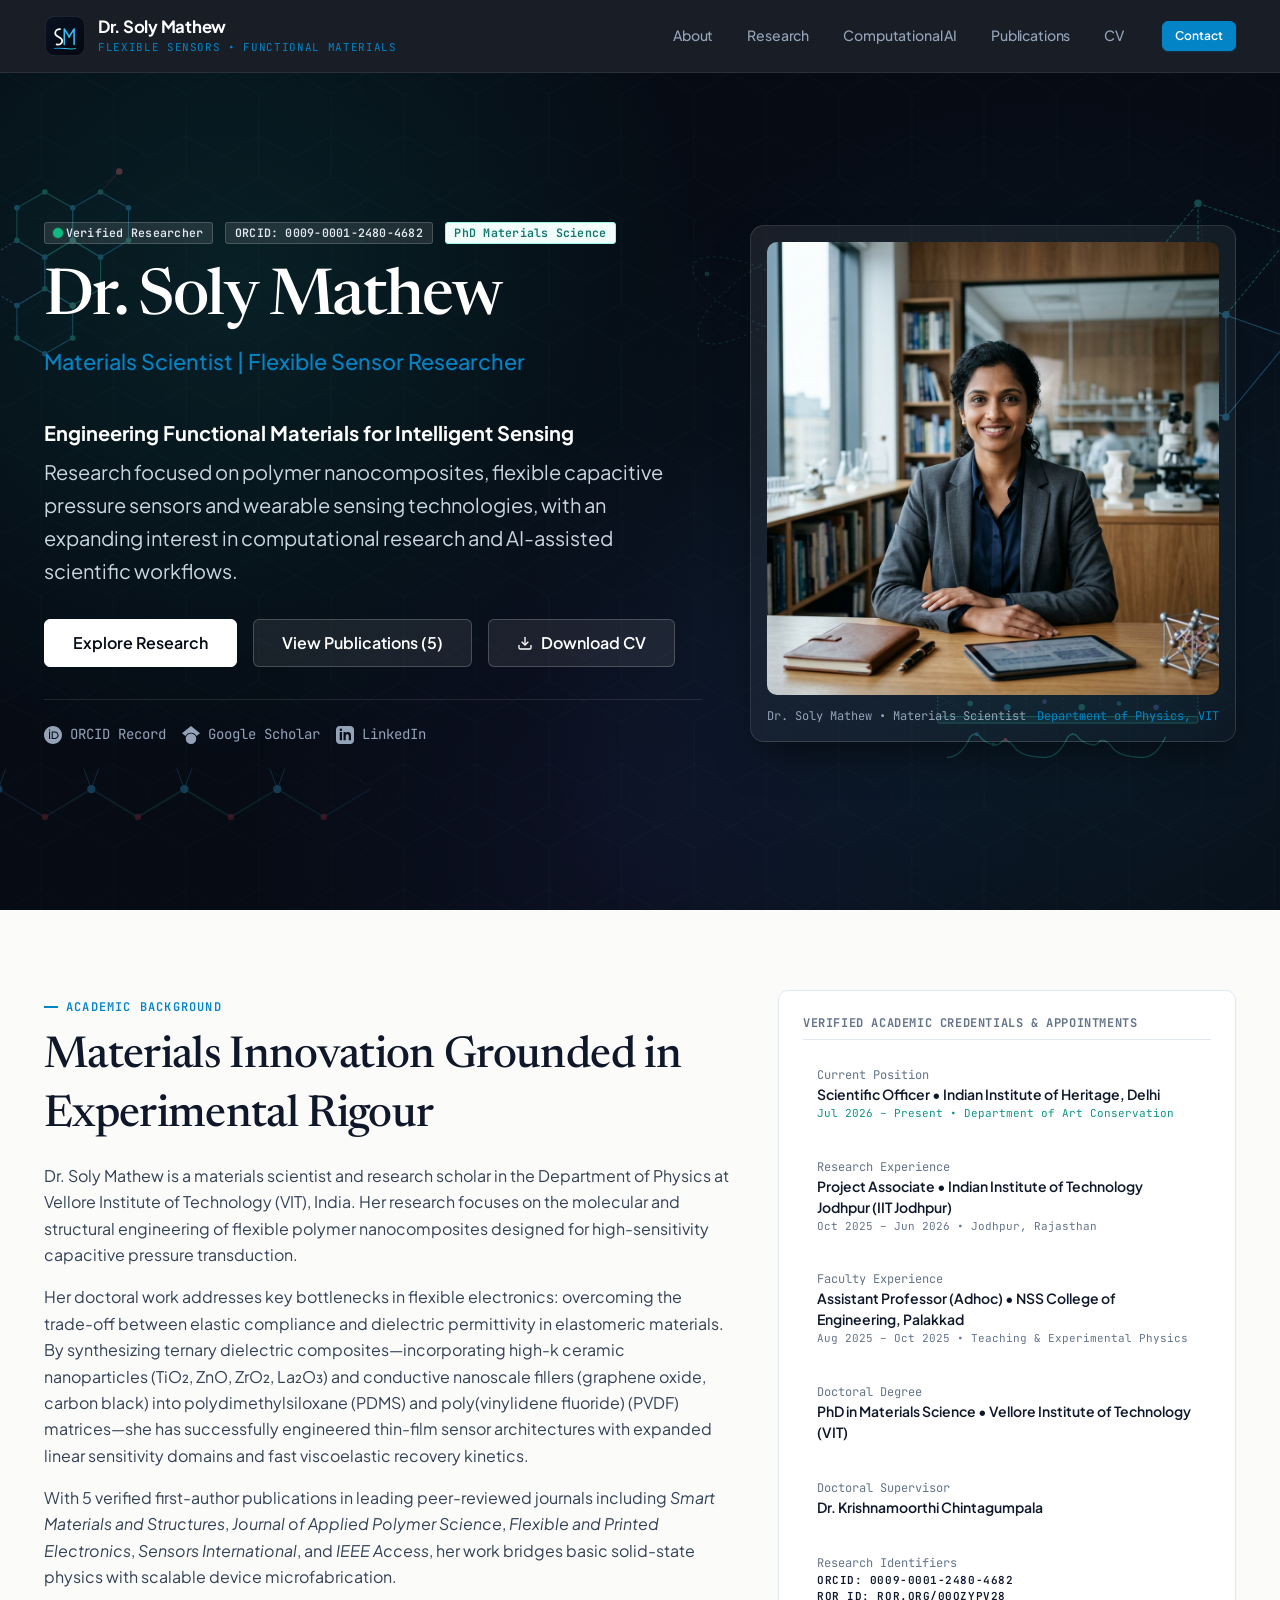
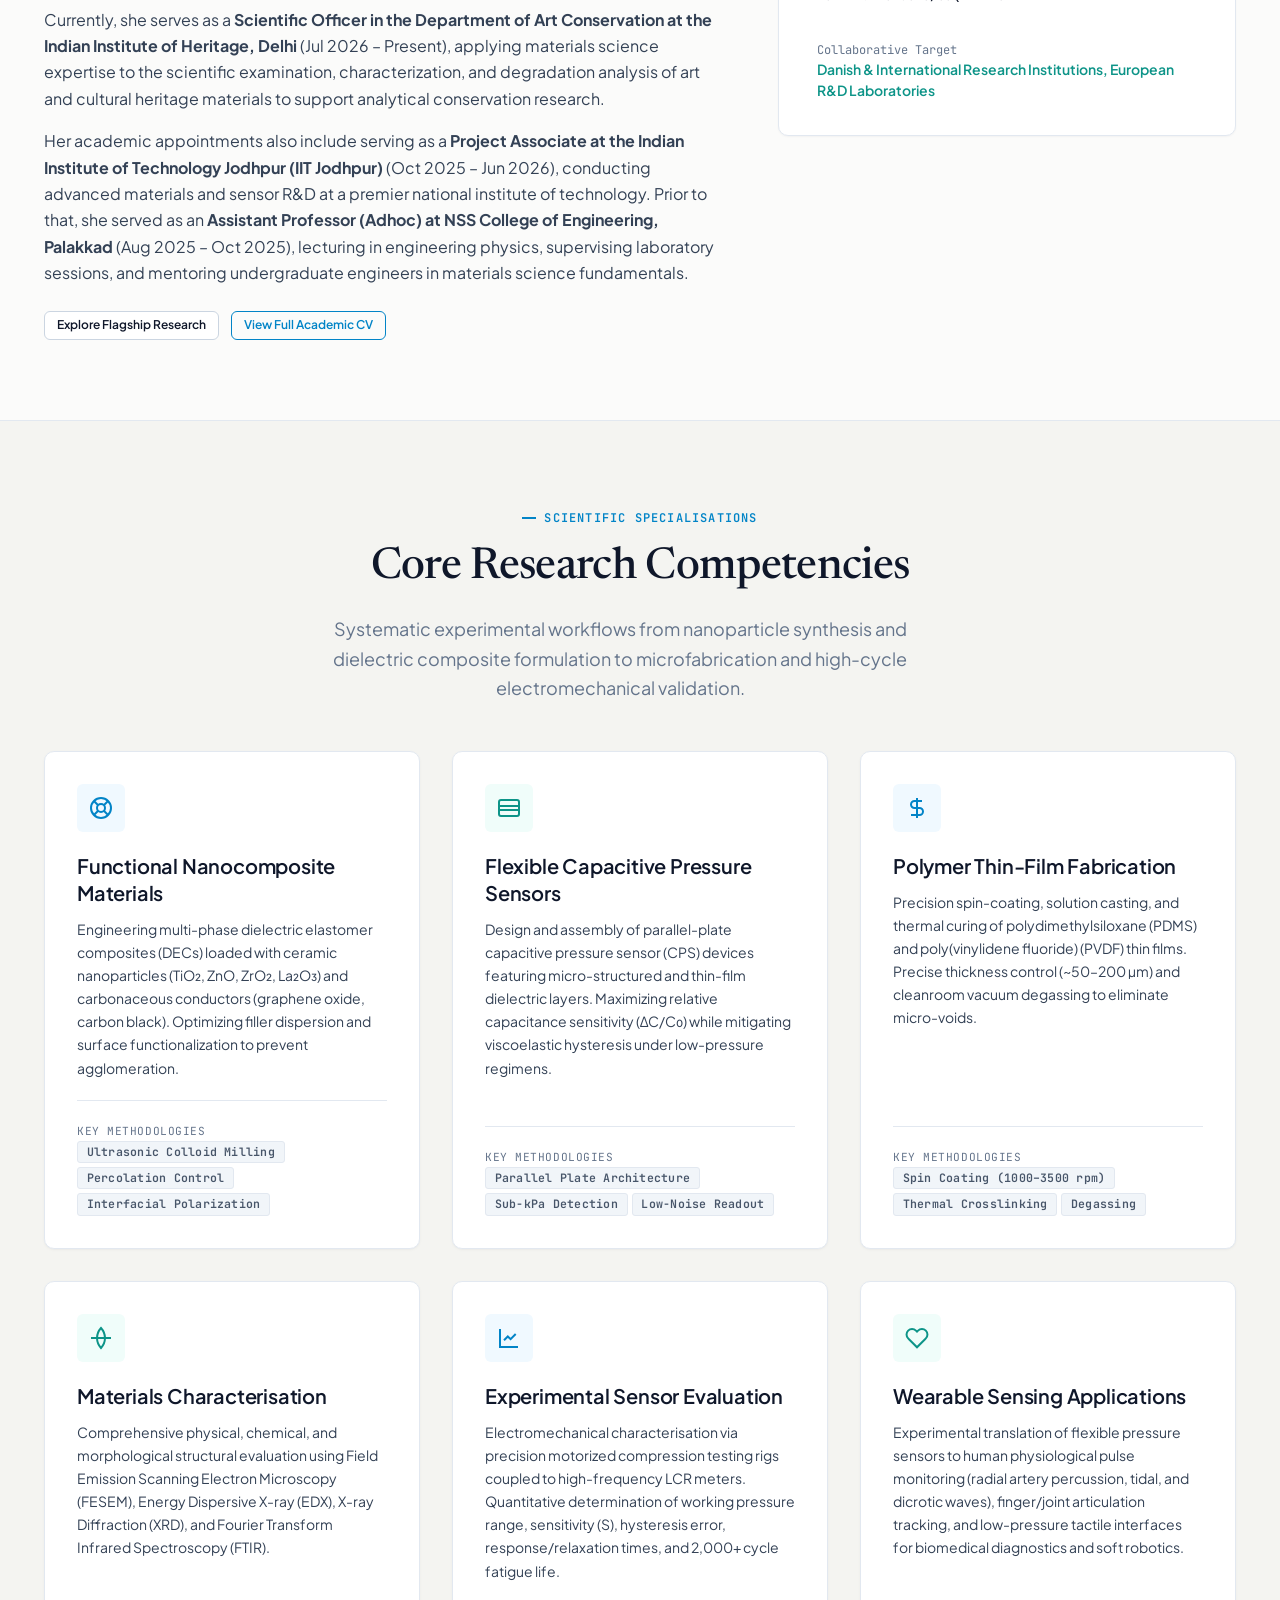
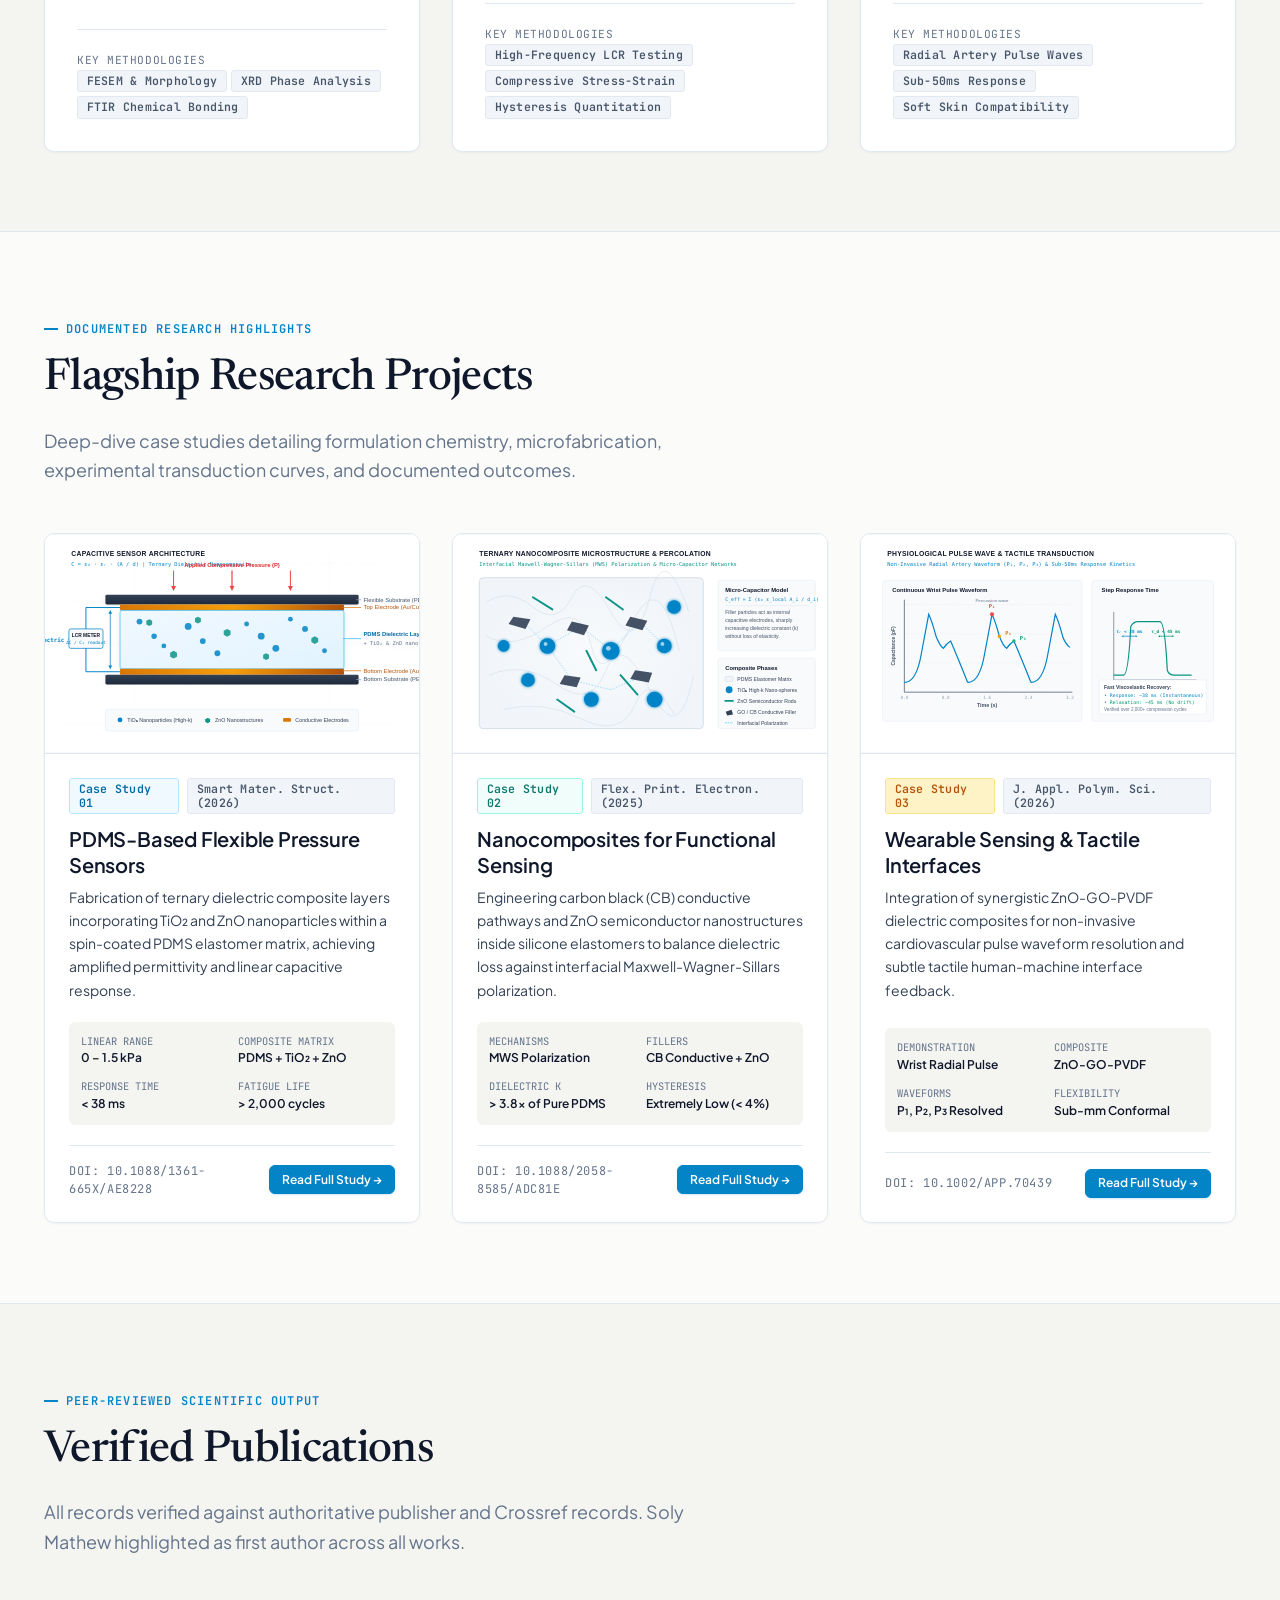
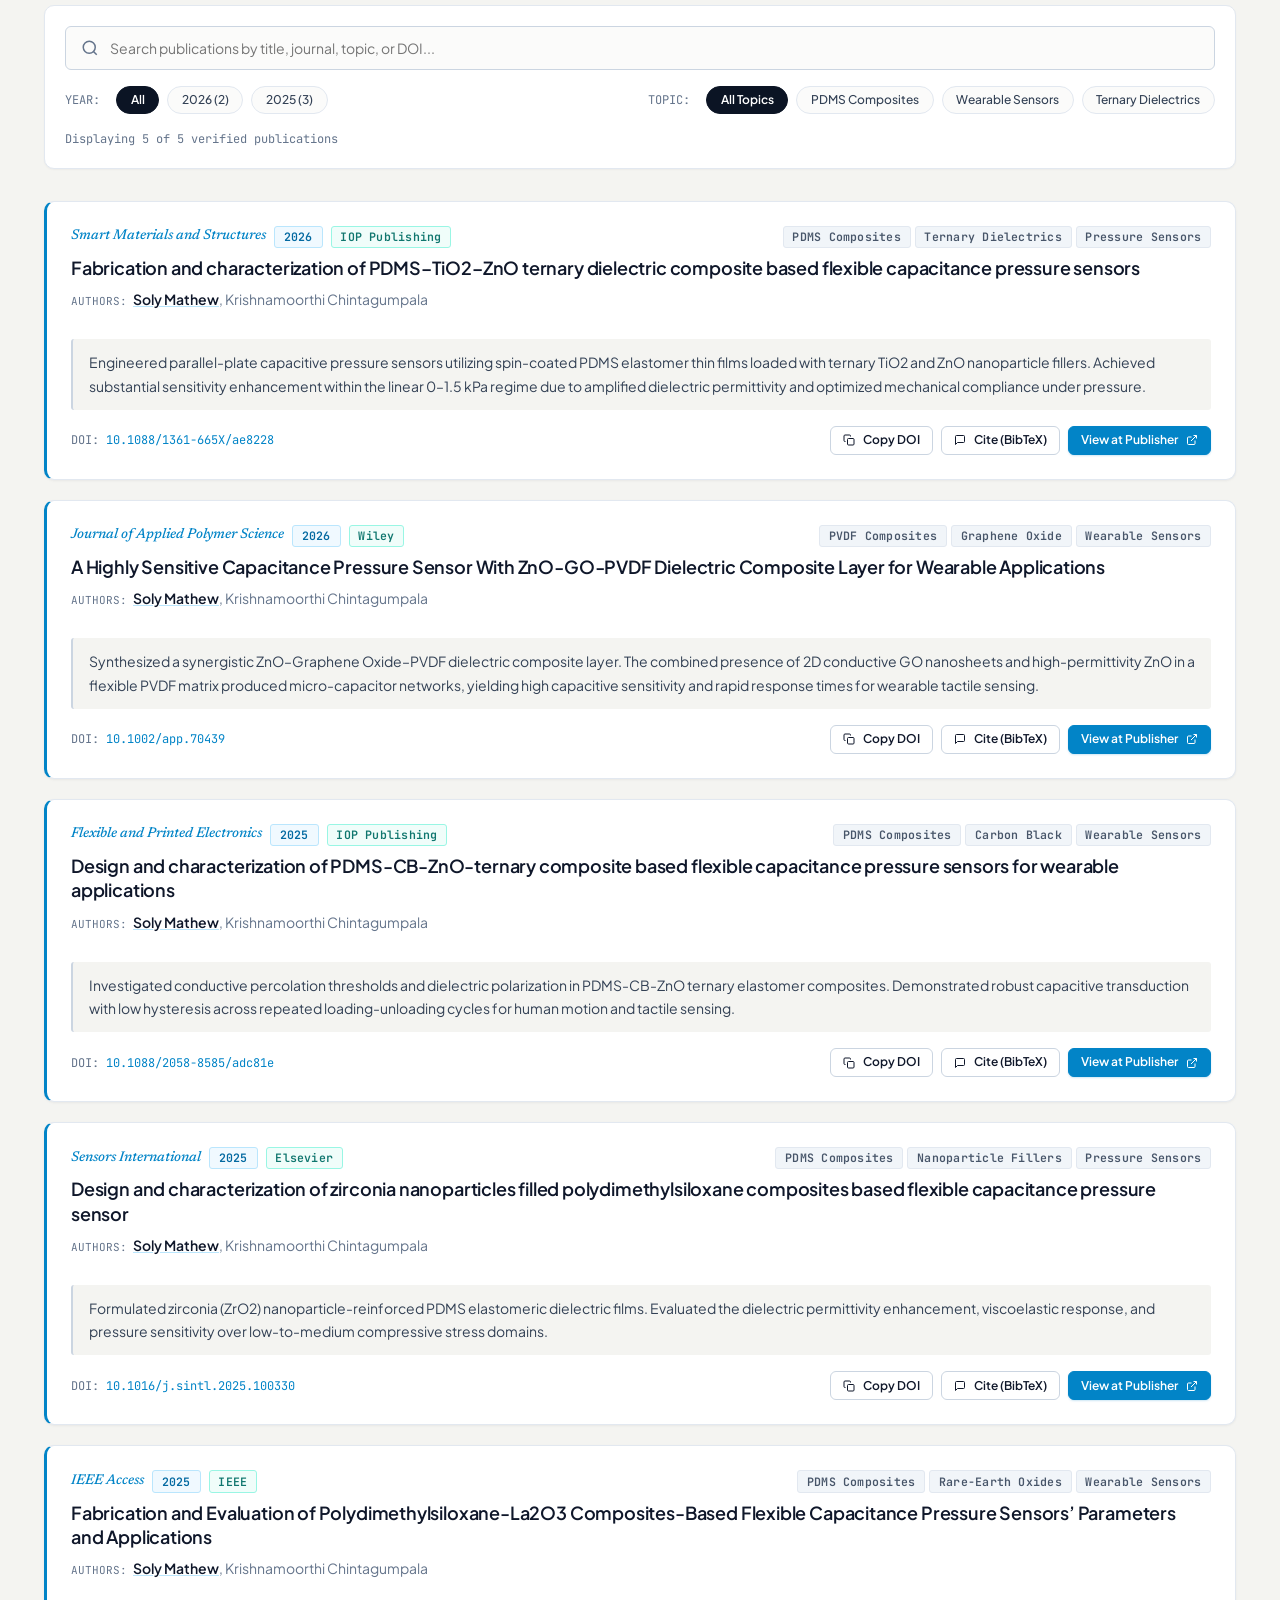
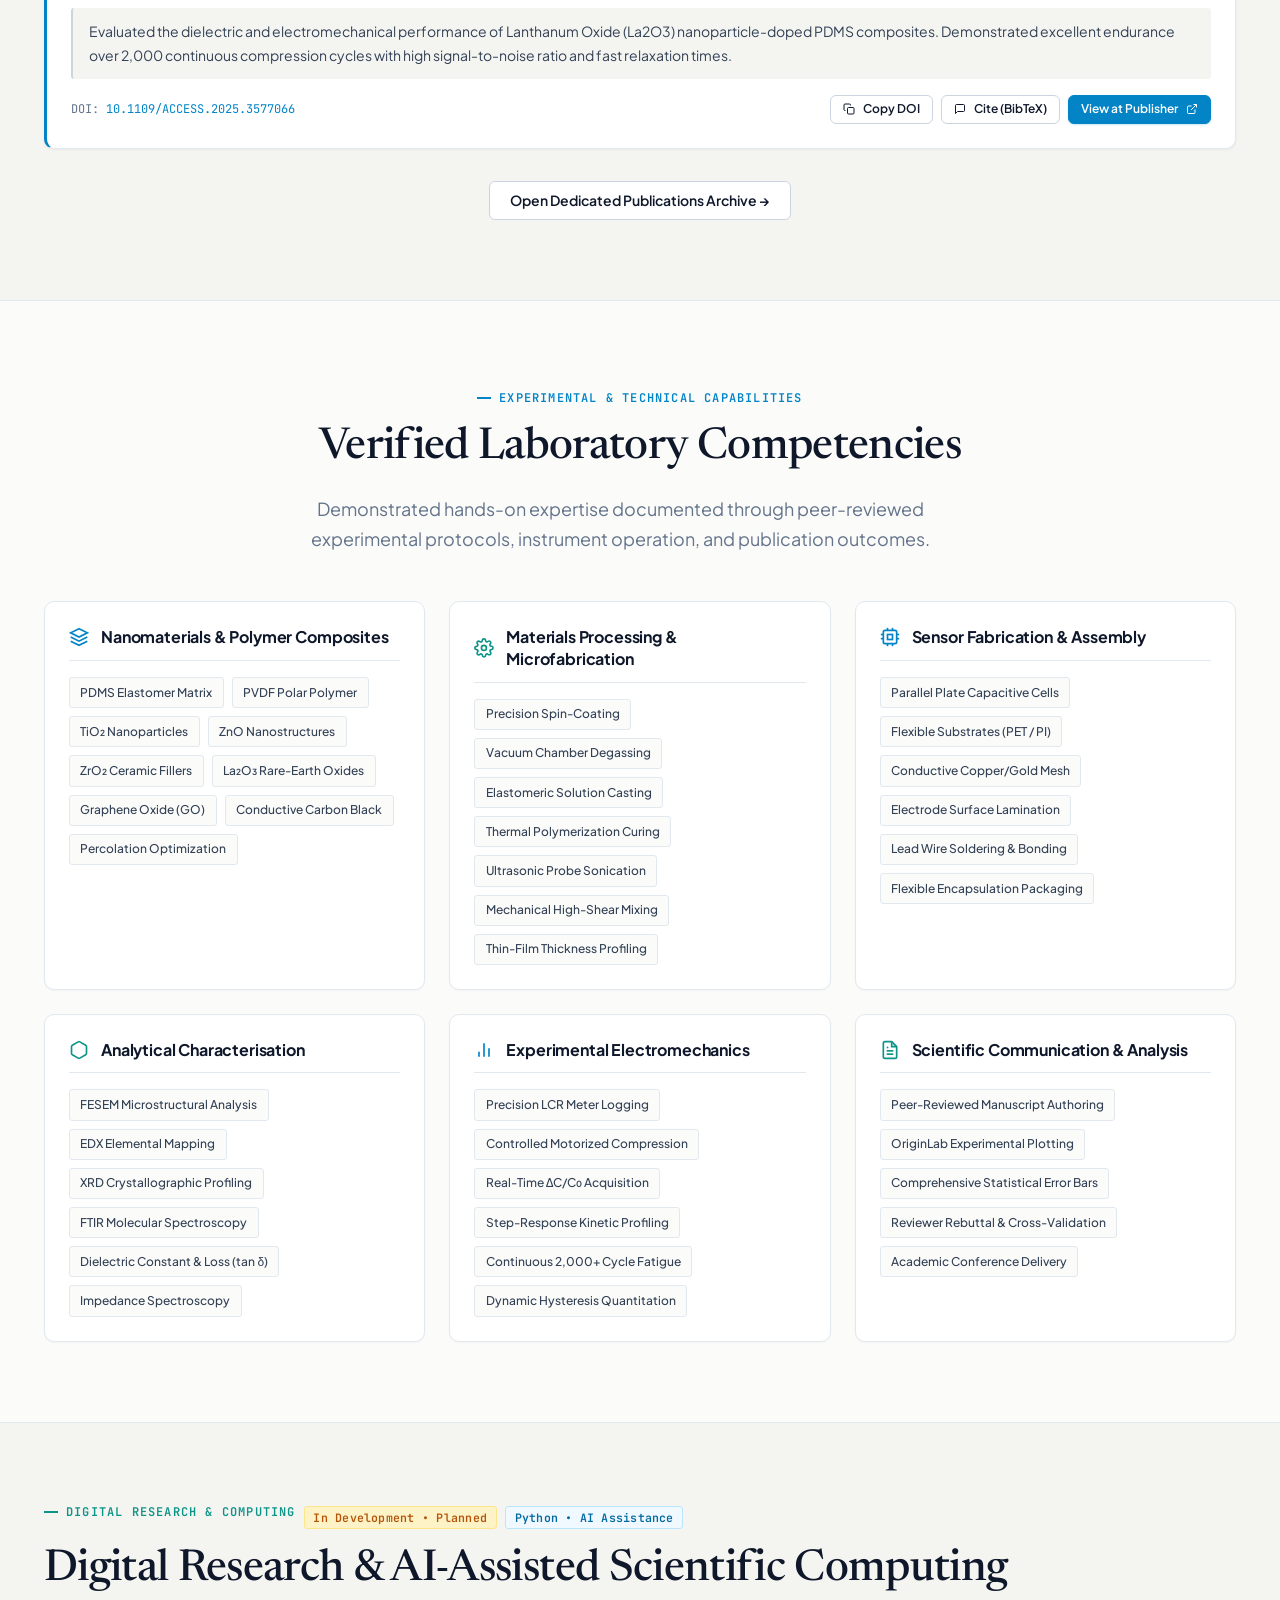
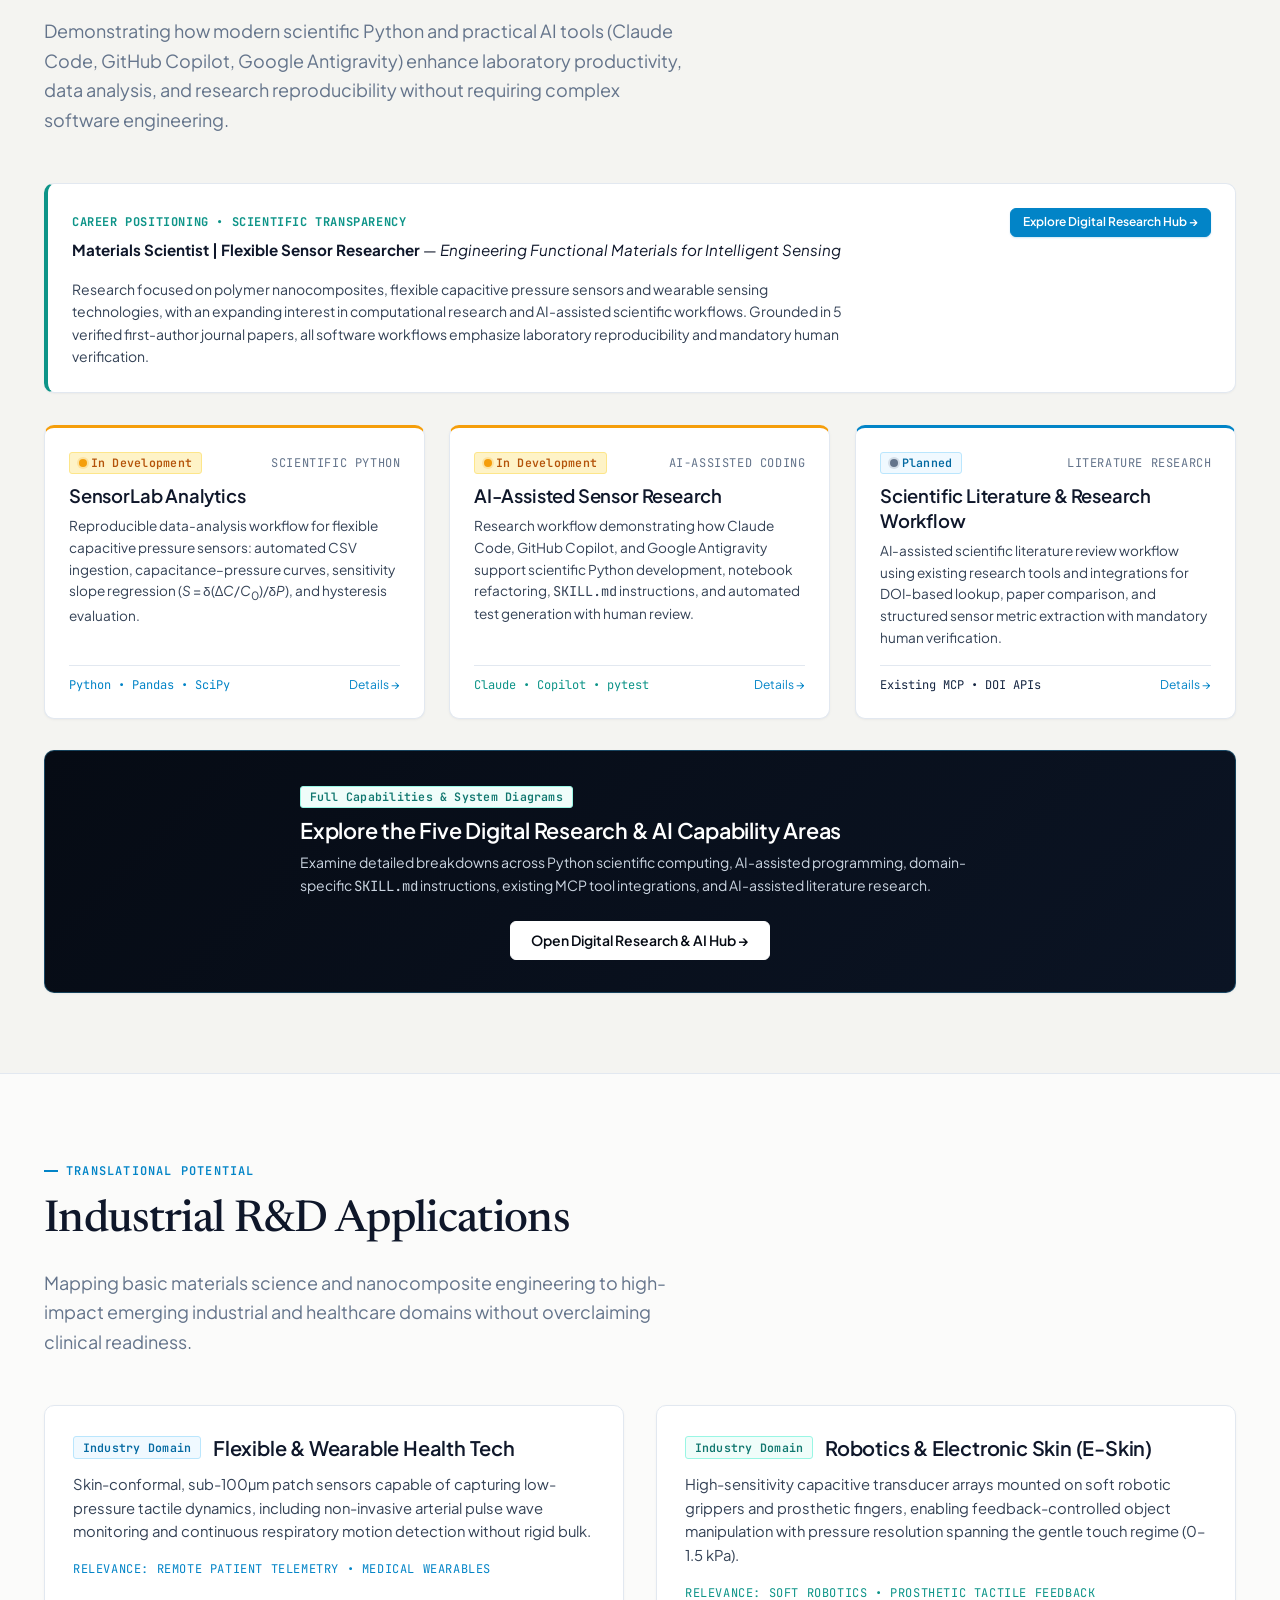
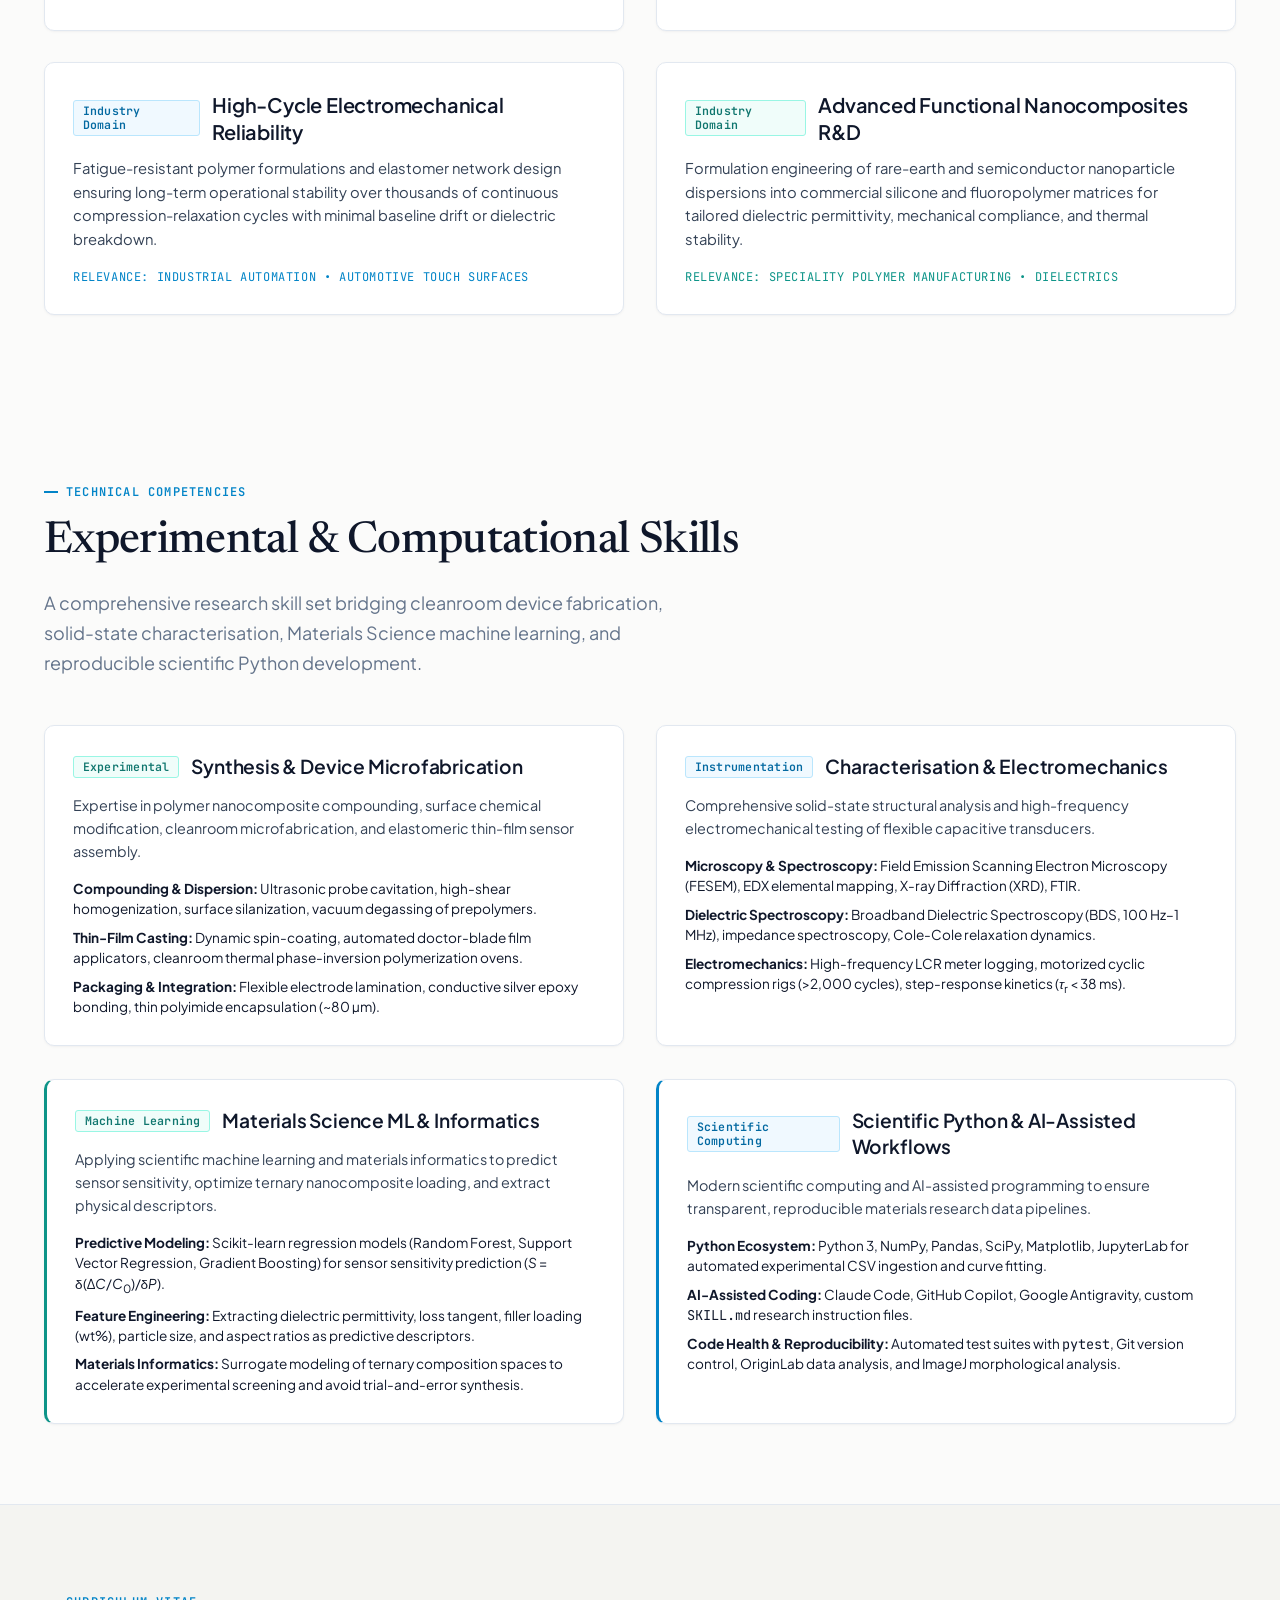
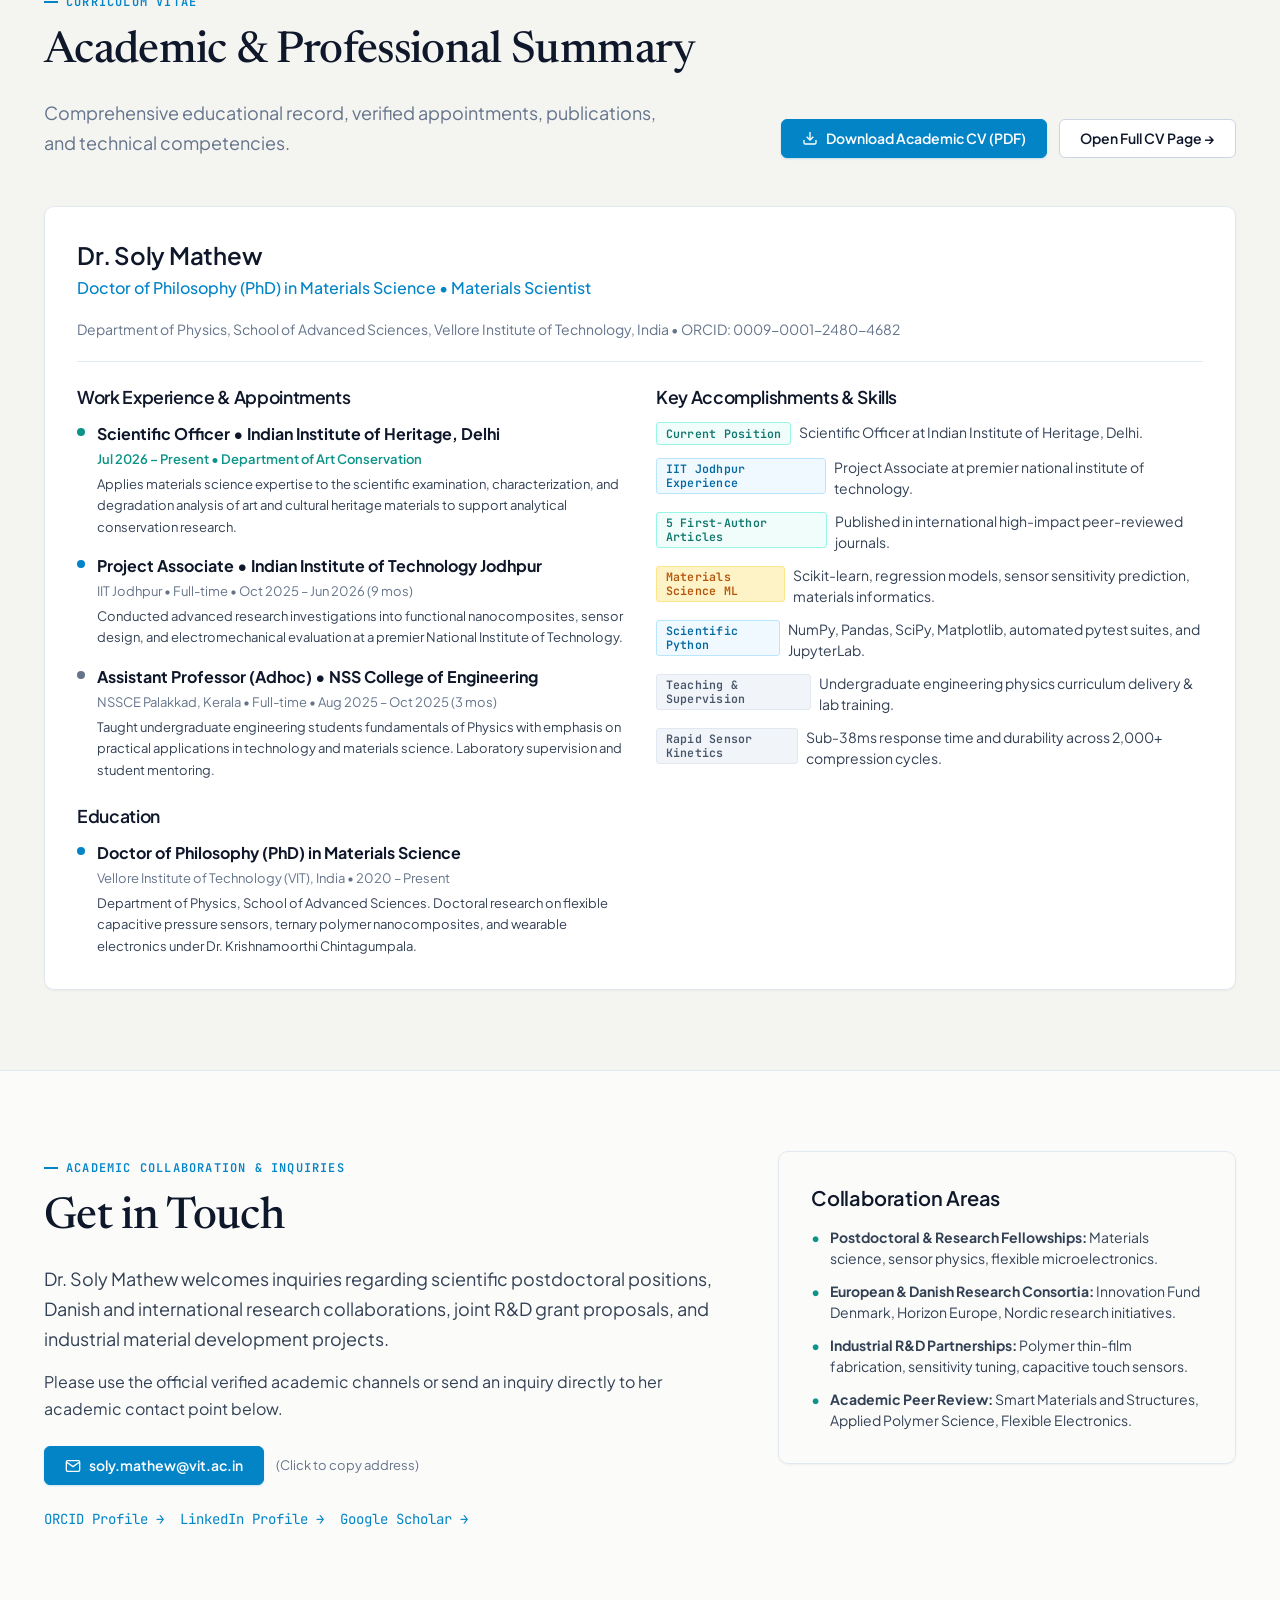
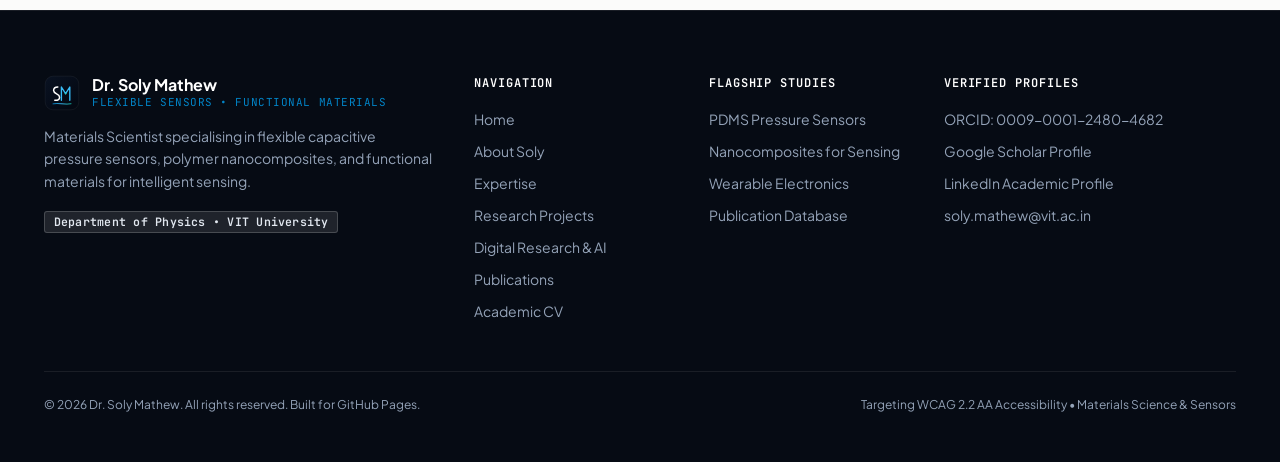
<file: index.html>
<!DOCTYPE html>
<html lang="en">
<head>
  <meta charset="UTF-8">
  <meta name="viewport" content="width=device-width, initial-scale=1.0">
  <title>Dr. Soly Mathew | Materials Scientist &amp; Flexible Sensor Researcher</title>
  
  <meta name="description" content="Portfolio of Dr. Soly Mathew, Materials Scientist specializing in flexible capacitive pressure sensors, polymer nanocomposites, and functional materials for wearable electronics and intelligent systems.">
  <meta name="keywords" content="Soly Mathew, Materials Science, Flexible Pressure Sensors, Polymer Nanocomposites, PDMS, Wearable Electronics, Capacitive Sensors, Dielectric Materials">
  <meta name="author" content="Dr. Soly Mathew">
  <link rel="canonical" href="./">

  <!-- Open Graph / Social Media -->
  <meta property="og:type" content="profile">
  <meta property="og:title" content="Dr. Soly Mathew | Materials Scientist &amp; Flexible Sensor Researcher">
  <meta property="og:description" content="Exploring polymer nanocomposites and flexible sensing technologies for wearable electronics, physiological monitoring, and intelligent systems.">
  <meta property="og:image" content="./assets/images/dr_soly_mathew.jpg">
  <meta property="og:url" content="./">

  <!-- Twitter Meta -->
  <meta name="twitter:card" content="summary_large_image">
  <meta name="twitter:title" content="Dr. Soly Mathew | Materials Scientist">
  <meta name="twitter:description" content="Materials Scientist specializing in flexible capacitive pressure sensors and polymer nanocomposites.">
  <meta name="twitter:image" content="./assets/images/dr_soly_mathew.jpg">

  <!-- Stylesheets -->
  <link rel="stylesheet" href="./css/tokens.css">
  <link rel="stylesheet" href="./css/main.css">
  <link rel="stylesheet" href="./css/components.css">
  <link rel="stylesheet" href="./css/pages.css">

  <!-- Schema.org Structured Data -->
  <script type="application/ld+json">
  {
    "@context": "https://schema.org",
    "@type": "Person",
    "name": "Dr. Soly Mathew",
    "jobTitle": "Materials Scientist & Flexible Sensor Researcher",
    "affiliation": {
      "@type": "Organization",
      "name": "Vellore Institute of Technology University",
      "sameAs": "https://ror.org/00qzypv28"
    },
    "identifier": {
      "@type": "PropertyValue",
      "propertyID": "ORCID",
      "value": "https://orcid.org/0009-0001-2480-4682"
    },
    "knowsAbout": [
      "Flexible Capacitive Pressure Sensors",
      "Polymer Nanocomposites",
      "PDMS Dielectrics",
      "Wearable Electronics",
      "Materials Characterisation",
      "Thin-Film Fabrication"
    ]
  }
  </script>
</head>
<body>

  <!-- Accessible Skip Link -->
  <a href="#main-content" class="skip-link">Skip to main content</a>

  <!-- Site Header -->
  <header class="site-header" role="banner">
    <div class="container header-inner">
      <a href="./" class="site-brand" aria-label="Dr. Soly Mathew Portfolio Home">
        <span class="brand-logo-wrap" aria-hidden="true">
          <img src="./assets/images/logo.svg" alt="" width="42" height="42">
        </span>
        <div class="brand-text">
          <span class="brand-name">Dr. Soly Mathew</span>
          <span class="brand-title">Flexible Sensors &bull; Functional Materials</span>
        </div>
      </a>

      <button class="menu-toggle" aria-expanded="false" aria-controls="primary-nav" aria-label="Open Navigation Menu">
        <svg width="24" height="24" viewBox="0 0 24 24" fill="none" stroke="currentColor" stroke-width="2" stroke-linecap="round" stroke-linejoin="round" aria-hidden="true">
          <line x1="3" y1="12" x2="21" y2="12"></line>
          <line x1="3" y1="6" x2="21" y2="6"></line>
          <line x1="3" y1="18" x2="21" y2="18"></line>
        </svg>
      </button>

      <nav class="site-nav" id="primary-nav" aria-label="Primary Navigation">
        <ul class="nav-list" role="list">
          <li><a href="#about" class="nav-link">About</a></li>
          <li><a href="./research/" class="nav-link">Research</a></li>
          <li><a href="./computational/" class="nav-link">Computational AI</a></li>
          <li><a href="./publications/" class="nav-link">Publications</a></li>
          <li><a href="./cv/" class="nav-link">CV</a></li>
        </ul>
        <div class="header-actions">
          <a href="#contact" class="btn btn-primary btn-sm">Contact</a>
        </div>
      </nav>
    </div>
  </header>

  <!-- Main Content -->
  <main id="main-content">

    <!-- 1. HERO SECTION -->
    <section class="section section-hero" aria-labelledby="hero-heading">
      <!-- Materials Science Scientific Visual Backdrop -->
      <div class="hero-materials-backdrop" aria-hidden="true">
        <svg viewBox="0 0 1600 900" fill="none" xmlns="http://www.w3.org/2000/svg" preserveAspectRatio="xMidYMid slice">
          <defs>
            <!-- Hexagonal Graphene Grid Pattern -->
            <pattern id="sci-hex-pattern" width="60" height="103.923" patternUnits="userSpaceOnUse" patternTransform="scale(1.3)">
              <path d="M 30,0 L 60,17.32 L 60,51.96 L 30,69.28 L 0,51.96 L 0,17.32 Z M 30,103.92 L 60,86.6 L 60,51.96 M 0,51.96 L 0,86.6 L 30,103.92" 
                    fill="none" stroke="rgba(45, 212, 191, 0.035)" stroke-width="0.8" />
            </pattern>

            <!-- Radial and Linear Gradients -->
            <radialGradient id="node-glow-teal" cx="50%" cy="50%" r="50%">
              <stop offset="0%" stop-color="#2dd4bf" stop-opacity="0.5" />
              <stop offset="100%" stop-color="#0f766e" stop-opacity="0" />
            </radialGradient>
            <linearGradient id="polymer-grad" x1="0" y1="0" x2="1" y2="0">
              <stop offset="0%" stop-color="#818cf8" stop-opacity="0.25" />
              <stop offset="50%" stop-color="#2dd4bf" stop-opacity="0.45" />
              <stop offset="100%" stop-color="#38bdf8" stop-opacity="0.25" />
            </linearGradient>
          </defs>

          <!-- 1. Background Hexagonal Graphene Nanoscale Grid Mesh -->
          <rect width="100%" height="100%" fill="url(#sci-hex-pattern)" opacity="0.8" />

          <!-- Coordinate / Nanoscale Grid Reference Lines (Ultra-Subtle) -->
          <g opacity="0.08" stroke="#38bdf8" stroke-dasharray="2 8" stroke-width="0.75">
            <line x1="100" y1="0" x2="100" y2="900" />
            <line x1="500" y1="0" x2="500" y2="900" />
            <line x1="1100" y1="0" x2="1100" y2="900" />
            <line x1="1500" y1="0" x2="1500" y2="900" />
            <line x1="0" y1="180" x2="1600" y2="180" />
            <line x1="0" y1="780" x2="1600" y2="780" />
          </g>

          <!-- 2. Top-Right: 3D Nanocrystal Lattice Unit Cell (Tetragonal) -->
          <g transform="translate(1300, 110)">
            <g class="sci-float" opacity="0.32">
              <!-- Unit cell bounding wireframe -->
              <polygon points="100,30 200,65 130,150 30,115" fill="rgba(20, 184, 166, 0.03)" stroke="#2dd4bf" stroke-width="1.1" stroke-dasharray="4 2" />
              <polygon points="100,140 200,175 130,260 30,225" fill="rgba(56, 189, 248, 0.03)" stroke="#38bdf8" stroke-width="1.1" />
              <line x1="100" y1="30" x2="100" y2="140" stroke="#2dd4bf" stroke-width="1.1" stroke-dasharray="4 2" />
              <line x1="200" y1="65" x2="200" y2="175" stroke="#38bdf8" stroke-width="1.1" />
              <line x1="130" y1="150" x2="130" y2="260" stroke="#38bdf8" stroke-width="1.1" />
              <line x1="30" y1="115" x2="30" y2="225" stroke="#2dd4bf" stroke-width="1.1" />

              <!-- Body-centered atom and coordination lines -->
              <line x1="115" y1="145" x2="100" y2="30" stroke="#818cf8" stroke-width="0.75" stroke-dasharray="2 3" opacity="0.5" />
              <line x1="115" y1="145" x2="200" y2="65" stroke="#818cf8" stroke-width="0.75" stroke-dasharray="2 3" opacity="0.5" />
              <line x1="115" y1="145" x2="130" y2="150" stroke="#818cf8" stroke-width="0.75" stroke-dasharray="2 3" opacity="0.5" />
              <line x1="115" y1="145" x2="30" y2="115" stroke="#818cf8" stroke-width="0.75" stroke-dasharray="2 3" opacity="0.5" />
              <line x1="115" y1="145" x2="100" y2="140" stroke="#818cf8" stroke-width="0.75" stroke-dasharray="2 3" opacity="0.5" />
              <line x1="115" y1="145" x2="200" y2="175" stroke="#818cf8" stroke-width="0.75" stroke-dasharray="2 3" opacity="0.5" />
              <line x1="115" y1="145" x2="130" y2="260" stroke="#818cf8" stroke-width="0.75" stroke-dasharray="2 3" opacity="0.5" />
              <line x1="115" y1="145" x2="30" y2="225" stroke="#818cf8" stroke-width="0.75" stroke-dasharray="2 3" opacity="0.5" />

              <!-- Vertex Atoms -->
              <circle cx="100" cy="30" r="4" fill="#2dd4bf" />
              <circle cx="200" cy="65" r="4" fill="#38bdf8" />
              <circle cx="130" cy="150" r="4" fill="#38bdf8" />
              <circle cx="30" cy="115" r="4" fill="#2dd4bf" />
              <circle cx="100" cy="140" r="4" fill="#2dd4bf" />
              <circle cx="200" cy="175" r="4" fill="#38bdf8" />
              <circle cx="130" cy="260" r="4" fill="#38bdf8" />
              <circle cx="30" cy="225" r="4" fill="#2dd4bf" />

              <!-- Center Cation (Ti4+ / Zn2+) -->
              <circle cx="115" cy="145" r="6.5" fill="url(#node-glow-teal)" />
              <circle cx="115" cy="145" r="3.5" fill="#a7f3d0" />
            </g>
          </g>

          <!-- 3. Top-Left: Graphene Oxide Monolayer Motif -->
          <g transform="translate(60, 110)">
            <g class="sci-pulse" opacity="0.3">
              <!-- Benzene / Carbon rings -->
              <polygon points="70,35 100,18 130,35 130,70 100,88 70,70" fill="rgba(45, 212, 191, 0.05)" stroke="#2dd4bf" stroke-width="1.1" />
              <polygon points="130,35 160,18 190,35 190,70 160,88 130,70" fill="rgba(56, 189, 248, 0.05)" stroke="#38bdf8" stroke-width="1.1" />
              <polygon points="100,88 130,70 160,88 160,122 130,140 100,122" fill="rgba(45, 212, 191, 0.05)" stroke="#2dd4bf" stroke-width="1.1" />
              <polygon points="40,88 70,70 100,88 100,122 70,140 40,122" fill="rgba(99, 102, 241, 0.04)" stroke="#818cf8" stroke-width="1.1" stroke-dasharray="3 2" />
              <polygon points="70,140 100,122 130,140 130,175 100,192 70,175" fill="rgba(56, 189, 248, 0.04)" stroke="#38bdf8" stroke-width="1.1" />

              <!-- Carbon Atoms at Vertices -->
              <circle cx="70" cy="35" r="3" fill="#38bdf8" />
              <circle cx="100" cy="18" r="3" fill="#2dd4bf" />
              <circle cx="130" cy="35" r="3" fill="#38bdf8" />
              <circle cx="160" cy="18" r="3" fill="#2dd4bf" />
              <circle cx="190" cy="35" r="3" fill="#38bdf8" />
              <circle cx="190" cy="70" r="3" fill="#2dd4bf" />
              <circle cx="160" cy="88" r="3" fill="#38bdf8" />
              <circle cx="130" cy="70" r="3.5" fill="#5eead4" />
              <circle cx="100" cy="88" r="3" fill="#38bdf8" />
              <circle cx="70" cy="70" r="3" fill="#2dd4bf" />
              <circle cx="40" cy="88" r="3" fill="#818cf8" />
              <circle cx="40" cy="122" r="3" fill="#818cf8" />
              <circle cx="70" cy="140" r="3" fill="#38bdf8" />
              <circle cx="100" cy="122" r="3" fill="#2dd4bf" />
              <circle cx="130" cy="140" r="3.5" fill="#5eead4" />
              <circle cx="160" cy="122" r="3" fill="#38bdf8" />
              <circle cx="130" cy="175" r="3" fill="#2dd4bf" />
              <circle cx="100" cy="192" r="3" fill="#38bdf8" />
              <circle cx="70" cy="175" r="3" fill="#2dd4bf" />

              <!-- Subtle functional group bond -->
              <line x1="160" y1="18" x2="180" y2="-4" stroke="#f43f5e" stroke-width="1" opacity="0.6" />
              <circle cx="180" cy="-4" r="3.5" fill="#fb7185" />
            </g>
          </g>

          <!-- 4. Bottom-Left: PDMS Siloxane Polymer Backbone Chain -->
          <g transform="translate(60, 750)">
            <g class="sci-float" opacity="0.28">
              <!-- Alternating -Si-O-Si-O- backbone with 143 deg bond angles -->
              <path d="M 0,45 L 50,20 L 100,50 L 150,20 L 200,50 L 250,20 L 300,50 L 350,20 L 400,50 L 450,20" 
                    fill="none" stroke="url(#polymer-grad)" stroke-width="2" stroke-linecap="round" />

              <!-- Silicon and Oxygen Nodes -->
              <circle cx="50" cy="20" r="4.5" fill="#38bdf8" />
              <line x1="50" y1="20" x2="42" y2="-2" stroke="#38bdf8" stroke-width="1" opacity="0.7" />
              <line x1="50" y1="20" x2="58" y2="-2" stroke="#38bdf8" stroke-width="1" opacity="0.7" />

              <circle cx="100" cy="50" r="3.5" fill="#f43f5e" opacity="0.7" />

              <circle cx="150" cy="20" r="4.5" fill="#38bdf8" />
              <line x1="150" y1="20" x2="142" y2="-2" stroke="#38bdf8" stroke-width="1" opacity="0.7" />
              <line x1="150" y1="20" x2="158" y2="-2" stroke="#38bdf8" stroke-width="1" opacity="0.7" />

              <circle cx="200" cy="50" r="3.5" fill="#f43f5e" opacity="0.7" />

              <circle cx="250" cy="20" r="4.5" fill="#38bdf8" />
              <line x1="250" y1="20" x2="242" y2="-2" stroke="#38bdf8" stroke-width="1" opacity="0.7" />
              <line x1="250" y1="20" x2="258" y2="-2" stroke="#38bdf8" stroke-width="1" opacity="0.7" />

              <circle cx="300" cy="50" r="3.5" fill="#f43f5e" opacity="0.7" />

              <circle cx="350" cy="20" r="4.5" fill="#38bdf8" />
              <line x1="350" y1="20" x2="342" y2="-2" stroke="#38bdf8" stroke-width="1" opacity="0.7" />
              <line x1="350" y1="20" x2="358" y2="-2" stroke="#38bdf8" stroke-width="1" opacity="0.7" />

              <circle cx="400" cy="50" r="3.5" fill="#f43f5e" opacity="0.7" />
            </g>
          </g>

          <!-- 5. Bottom-Right: Flexible Capacitive Sensor Transducer Motif -->
          <g transform="translate(1120, 640)" opacity="0.32">
            <!-- Top Flexible Electrode -->
            <rect x="0" y="0" width="280" height="7" rx="2" fill="#38bdf8" fill-opacity="0.25" stroke="#38bdf8" stroke-width="1" />

            <!-- Micro-pyramidal Dielectric Layer -->
            <path d="M 0,7 L 20,24 L 40,7 L 60,24 L 80,7 L 100,24 L 120,7 L 140,24 L 160,7 L 180,24 L 200,7 L 220,24 L 240,7 L 260,24 L 280,7 L 280,52 L 0,52 Z" 
                  fill="rgba(45, 212, 191, 0.06)" stroke="#2dd4bf" stroke-width="0.9" stroke-dasharray="2 2" />
            
            <!-- Embedded Nanoparticles -->
            <circle cx="35" cy="38" r="3" fill="#2dd4bf" opacity="0.8" />
            <circle cx="75" cy="42" r="3.5" fill="#38bdf8" opacity="0.85" />
            <circle cx="115" cy="36" r="2.5" fill="#818cf8" opacity="0.75" />
            <circle cx="155" cy="42" r="3.5" fill="#2dd4bf" opacity="0.85" />
            <circle cx="195" cy="38" r="2.5" fill="#38bdf8" opacity="0.75" />
            <circle cx="235" cy="42" r="3" fill="#818cf8" opacity="0.75" />

            <!-- Electric field lines -->
            <g stroke="#38bdf8" stroke-width="0.8" stroke-dasharray="2 3" opacity="0.45">
              <line x1="55" y1="7" x2="55" y2="52" />
              <line x1="95" y1="7" x2="95" y2="52" />
              <line x1="135" y1="7" x2="135" y2="52" />
              <line x1="175" y1="7" x2="175" y2="52" />
              <line x1="215" y1="7" x2="215" y2="52" />
            </g>

            <!-- Bottom Substrate / Electrode -->
            <rect x="0" y="52" width="280" height="7" rx="2" fill="#2dd4bf" fill-opacity="0.25" stroke="#2dd4bf" stroke-width="1" />

            <!-- Radial Artery Pulse Waveform Kinematics -->
            <g transform="translate(0, 80)">
              <path d="M 10,16 Q 25,16 35,-6 Q 40,-12 45,-7 Q 50,0 60,2 Q 65,4 70,-2 Q 77,-4 85,8 Q 95,16 115,16 Q 130,16 140,-6 Q 145,-12 150,-7 Q 155,0 165,2 Q 170,4 175,-2 Q 182,-4 190,8 Q 200,16 220,16 Q 235,16 245,-6" 
                    fill="none" stroke="#2dd4bf" stroke-width="1.5" />
              <circle cx="42" cy="-9" r="2" fill="#38bdf8" />
              <circle cx="60" cy="2" r="2" fill="#2dd4bf" />
              <circle cx="73" cy="-3" r="2" fill="#fb7185" />
            </g>
          </g>

          <!-- 6. Floating Atomic Orbitals (Ultra-Subtle Center) -->
          <g transform="translate(930, 240)">
            <g class="sci-orbit" opacity="0.2">
              <ellipse cx="0" cy="0" rx="80" ry="28" fill="none" stroke="#38bdf8" stroke-width="0.8" stroke-dasharray="3 4" transform="rotate(25)" />
              <ellipse cx="0" cy="0" rx="80" ry="28" fill="none" stroke="#2dd4bf" stroke-width="0.8" stroke-dasharray="3 4" transform="rotate(-35)" />
              <circle cx="62" cy="19" r="3" fill="#38bdf8" />
              <circle cx="-58" cy="-24" r="2.5" fill="#2dd4bf" />
            </g>
          </g>

        </svg>
      </div>
      <div class="container hero-grid">
        
        <!-- Left Hero Content -->
        <div class="hero-content">
          <div class="hero-badge-row">
            <span class="badge badge-inv">
              <span class="status-dot verified" aria-hidden="true"></span> Verified Researcher
            </span>
            <span class="badge badge-inv">ORCID: 0009-0001-2480-4682</span>
            <span class="badge badge-teal">PhD Materials Science</span>
          </div>

          <h1 id="hero-heading" class="hero-name">
            Dr. Soly Mathew
          </h1>

          <p class="hero-researcher-title">
            Materials Scientist | Flexible Sensor Researcher
          </p>

          <p class="hero-statement">
            <strong style="color: #ffffff; display: block; margin-bottom: 6px;">Engineering Functional Materials for Intelligent Sensing</strong>
            Research focused on polymer nanocomposites, flexible capacitive pressure sensors and wearable sensing technologies, with an expanding interest in computational research and AI-assisted scientific workflows.
          </p>

          <div class="hero-actions">
            <a href="#research" class="btn btn-inv-primary btn-lg">Explore Research</a>
            <a href="#publications" class="btn btn-inv-secondary btn-lg">View Publications (5)</a>
            <a href="./assets/documents/Dr_Soly_Mathew_Academic_CV.pdf" download class="btn btn-inv-secondary btn-lg" title="Download Academic CV as PDF">
              <svg width="16" height="16" viewBox="0 0 24 24" fill="none" stroke="currentColor" stroke-width="2" aria-hidden="true">
                <path d="M21 15v4a2 2 0 0 1-2 2H5a2 2 0 0 1-2-2v-4"></path>
                <polyline points="7 10 12 15 17 10"></polyline>
                <line x1="12" y1="15" x2="12" y2="3"></line>
              </svg>
              Download CV
            </a>
          </div>

          <!-- Verified Academic Profiles -->
          <div class="hero-profiles">
            <a href="https://orcid.org/0009-0001-2480-4682" target="_blank" rel="noopener noreferrer" class="profile-link" title="Verified ORCID Profile">
              <svg viewBox="0 0 24 24" aria-hidden="true">
                <path d="M12 0C5.372 0 0 5.372 0 12s5.372 12 12 12 12-5.372 12-12S18.628 0 12 0zM7.369 4.378c.525 0 .947.431.947.947s-.422.947-.947.947a.95.95 0 0 1-.947-.947c0-.516.422-.947.947-.947zm-.722 3.038h1.444v10.041H6.647V7.416zm3.562 0h3.9c3.712 0 5.344 2.653 5.344 5.025 0 2.578-2.016 5.025-5.325 5.025h-3.919V7.416zm1.444 1.303v7.444h2.297c3.272 0 4.091-2.484 4.091-3.722 0-2.016-1.425-3.722-4.181-3.722h-2.207z"/>
              </svg>
              ORCID Record
            </a>
            <a href="https://scholar.google.com/citations?user=solymathew" target="_blank" rel="noopener noreferrer" class="profile-link" title="Google Scholar Profile">
              <svg viewBox="0 0 24 24" aria-hidden="true">
                <path d="M12 24a7 7 0 1 1 0-14 7 7 0 0 1 0 14zm0-24L0 9.5l4.838 3.94A8 8 0 0 1 12 9a8 8 0 0 1 7.162 4.44L24 9.5z"/>
              </svg>
              Google Scholar
            </a>
            <a href="https://www.linkedin.com/in/soly-mathew" target="_blank" rel="noopener noreferrer" class="profile-link" title="LinkedIn Professional Profile">
              <svg viewBox="0 0 24 24" aria-hidden="true">
                <path d="M19 0h-14c-2.761 0-5 2.239-5 5v14c0 2.761 2.239 5 5 5h14c2.762 0 5-2.239 5-5v-14c0-2.761-2.238-5-5-5zm-11 19h-3v-11h3v11zm-1.5-12.268c-.966 0-1.75-.79-1.75-1.764s.784-1.764 1.75-1.764 1.75.79 1.75 1.764-.783 1.764-1.75 1.764zm13.5 12.268h-3v-5.604c0-3.368-4-3.113-4 0v5.604h-3v-11h3v1.765c1.396-2.586 7-2.777 7 2.476v6.759z"/>
              </svg>
              LinkedIn
            </a>
          </div>
        </div>

        <!-- Right Hero Portrait -->
        <div class="hero-portrait-card">
          <div class="hero-portrait-wrap">
            <img src="./assets/images/dr_soly_mathew.jpg" alt="Professional portrait of Dr. Soly Mathew in laboratory attire" width="500" height="500" loading="eager">
          </div>
          <div class="hero-portrait-caption">
            <span>Dr. Soly Mathew &bull; Materials Scientist</span>
            <span style="color: var(--color-accent-blue);">Department of Physics, VIT</span>
          </div>
        </div>

      </div>
    </section>

    <!-- 2. ABOUT SECTION -->
    <section class="section" id="about" aria-labelledby="about-heading">
      <div class="container about-grid">
        
        <div class="about-narrative">
          <span class="section-eyebrow">Academic Background</span>
          <h2 id="about-heading" class="section-title">
            Materials Innovation Grounded in Experimental Rigour
          </h2>
          <p class="lead-text">
            Dr. Soly Mathew is a materials scientist and research scholar in the Department of Physics at Vellore Institute of Technology (VIT), India. Her research focuses on the molecular and structural engineering of flexible polymer nanocomposites designed for high-sensitivity capacitive pressure transduction.
          </p>
          <p>
            Her doctoral work addresses key bottlenecks in flexible electronics: overcoming the trade-off between elastic compliance and dielectric permittivity in elastomeric materials. By synthesizing ternary dielectric composites—incorporating high-k ceramic nanoparticles (TiO₂, ZnO, ZrO₂, La₂O₃) and conductive nanoscale fillers (graphene oxide, carbon black) into polydimethylsiloxane (PDMS) and poly(vinylidene fluoride) (PVDF) matrices—she has successfully engineered thin-film sensor architectures with expanded linear sensitivity domains and fast viscoelastic recovery kinetics.
          </p>
          <p>
            With 5 verified first-author publications in leading peer-reviewed journals including <em>Smart Materials and Structures</em>, <em>Journal of Applied Polymer Science</em>, <em>Flexible and Printed Electronics</em>, <em>Sensors International</em>, and <em>IEEE Access</em>, her work bridges basic solid-state physics with scalable device microfabrication.
          </p>
          <p>
            Currently, she serves as a <strong>Scientific Officer in the Department of Art Conservation at the Indian Institute of Heritage, Delhi</strong> (Jul 2026 &ndash; Present), applying materials science expertise to the scientific examination, characterization, and degradation analysis of art and cultural heritage materials to support analytical conservation research.
          </p>
          <p>
            Her academic appointments also include serving as a <strong>Project Associate at the Indian Institute of Technology Jodhpur (IIT Jodhpur)</strong> (Oct 2025 &ndash; Jun 2026), conducting advanced materials and sensor R&amp;D at a premier national institute of technology. Prior to that, she served as an <strong>Assistant Professor (Adhoc) at NSS College of Engineering, Palakkad</strong> (Aug 2025 &ndash; Oct 2025), lecturing in engineering physics, supervising laboratory sessions, and mentoring undergraduate engineers in materials science fundamentals.
          </p>
          <div style="margin-top: 24px; display: flex; gap: 12px; flex-wrap: wrap;">
            <a href="./research/" class="btn btn-secondary btn-sm">Explore Flagship Research</a>
            <a href="./cv/" class="btn btn-outline btn-sm">View Full Academic CV</a>
          </div>
        </div>

        <!-- Academic Fact Card -->
        <aside class="academic-fact-box" aria-label="Academic Credentials">
          <h3 class="fact-box-title">Verified Academic Credentials &amp; Appointments</h3>
          <div class="fact-list">
            <div class="fact-item">
              <span class="fact-label">Current Position</span>
              <span class="fact-val">Scientific Officer &bull; Indian Institute of Heritage, Delhi</span>
              <span style="font-family: var(--font-mono); font-size: 11px; color: var(--color-accent-teal);">Jul 2026 &ndash; Present &bull; Department of Art Conservation</span>
            </div>
            <div class="fact-item">
              <span class="fact-label">Research Experience</span>
              <span class="fact-val">Project Associate &bull; Indian Institute of Technology Jodhpur (IIT Jodhpur)</span>
              <span style="font-family: var(--font-mono); font-size: 11px; color: var(--color-text-muted);">Oct 2025 &ndash; Jun 2026 &bull; Jodhpur, Rajasthan</span>
            </div>
            <div class="fact-item">
              <span class="fact-label">Faculty Experience</span>
              <span class="fact-val">Assistant Professor (Adhoc) &bull; NSS College of Engineering, Palakkad</span>
              <span style="font-family: var(--font-mono); font-size: 11px; color: var(--color-text-muted);">Aug 2025 &ndash; Oct 2025 &bull; Teaching &amp; Experimental Physics</span>
            </div>
            <div class="fact-item">
              <span class="fact-label">Doctoral Degree</span>
              <span class="fact-val">PhD in Materials Science &bull; Vellore Institute of Technology (VIT)</span>
            </div>
            <div class="fact-item">
              <span class="fact-label">Doctoral Supervisor</span>
              <span class="fact-val">Dr. Krishnamoorthi Chintagumpala</span>
            </div>
            <div class="fact-item">
              <span class="fact-label">Research Identifiers</span>
              <span class="fact-val mono-tag" style="font-size: 11px;">
                ORCID: 0009-0001-2480-4682<br>
                ROR ID: ror.org/00qzypv28
              </span>
            </div>
            <div class="fact-item">
              <span class="fact-label">Collaborative Target</span>
              <span class="fact-val" style="color: var(--color-accent-teal);">
                Danish &amp; International Research Institutions, European R&amp;D Laboratories
              </span>
            </div>
          </div>
        </aside>

      </div>
    </section>

    <!-- 3. RESEARCH EXPERTISE -->
    <section class="section section-subtle" id="expertise" aria-labelledby="expertise-heading">
      <div class="container">
        
        <div class="section-header text-center">
          <span class="section-eyebrow">Scientific Specialisations</span>
          <h2 id="expertise-heading" class="section-title">Core Research Competencies</h2>
          <p class="section-subtitle">
            Systematic experimental workflows from nanoparticle synthesis and dielectric composite formulation to microfabrication and high-cycle electromechanical validation.
          </p>
        </div>

        <div class="grid-3">
          
          <!-- Card 1 -->
          <article class="card card-expertise">
            <div class="expertise-icon-wrap" aria-hidden="true">
              <svg width="24" height="24" viewBox="0 0 24 24" fill="none" stroke="currentColor" stroke-width="2">
                <circle cx="12" cy="12" r="10"></circle>
                <circle cx="12" cy="12" r="4"></circle>
                <line x1="4.93" y1="4.93" x2="9.17" y2="9.17"></line>
                <line x1="14.83" y1="14.83" x2="19.07" y2="19.07"></line>
                <line x1="14.83" y1="9.17" x2="19.07" y2="4.93"></line>
                <line x1="4.93" y1="19.07" x2="9.17" y2="14.83"></line>
              </svg>
            </div>
            <h3 class="expertise-title">Functional Nanocomposite Materials</h3>
            <p class="expertise-desc">
              Engineering multi-phase dielectric elastomer composites (DECs) loaded with ceramic nanoparticles (TiO₂, ZnO, ZrO₂, La₂O₃) and carbonaceous conductors (graphene oxide, carbon black). Optimizing filler dispersion and surface functionalization to prevent agglomeration.
            </p>
            <div class="expertise-meta">
              <span class="expertise-meta-title">Key Methodologies</span>
              <div class="tag-list">
                <span class="badge badge-slate">Ultrasonic Colloid Milling</span>
                <span class="badge badge-slate">Percolation Control</span>
                <span class="badge badge-slate">Interfacial Polarization</span>
              </div>
            </div>
          </article>

          <!-- Card 2 -->
          <article class="card card-expertise teal">
            <div class="expertise-icon-wrap" aria-hidden="true">
              <svg width="24" height="24" viewBox="0 0 24 24" fill="none" stroke="currentColor" stroke-width="2">
                <rect x="2" y="4" width="20" height="16" rx="2"></rect>
                <line x1="2" y1="10" x2="22" y2="10"></line>
                <line x1="2" y1="14" x2="22" y2="14"></line>
              </svg>
            </div>
            <h3 class="expertise-title">Flexible Capacitive Pressure Sensors</h3>
            <p class="expertise-desc">
              Design and assembly of parallel-plate capacitive pressure sensor (CPS) devices featuring micro-structured and thin-film dielectric layers. Maximizing relative capacitance sensitivity (ΔC/C₀) while mitigating viscoelastic hysteresis under low-pressure regimens.
            </p>
            <div class="expertise-meta">
              <span class="expertise-meta-title">Key Methodologies</span>
              <div class="tag-list">
                <span class="badge badge-slate">Parallel Plate Architecture</span>
                <span class="badge badge-slate">Sub-kPa Detection</span>
                <span class="badge badge-slate">Low-Noise Readout</span>
              </div>
            </div>
          </article>

          <!-- Card 3 -->
          <article class="card card-expertise">
            <div class="expertise-icon-wrap" aria-hidden="true">
              <svg width="24" height="24" viewBox="0 0 24 24" fill="none" stroke="currentColor" stroke-width="2">
                <path d="M12 2v20M17 5H9.5a3.5 3.5 0 0 0 0 7h5a3.5 3.5 0 0 1 0 7H6"></path>
              </svg>
            </div>
            <h3 class="expertise-title">Polymer Thin-Film Fabrication</h3>
            <p class="expertise-desc">
              Precision spin-coating, solution casting, and thermal curing of polydimethylsiloxane (PDMS) and poly(vinylidene fluoride) (PVDF) thin films. Precise thickness control (~50–200 µm) and cleanroom vacuum degassing to eliminate micro-voids.
            </p>
            <div class="expertise-meta">
              <span class="expertise-meta-title">Key Methodologies</span>
              <div class="tag-list">
                <span class="badge badge-slate">Spin Coating (1000–3500 rpm)</span>
                <span class="badge badge-slate">Thermal Crosslinking</span>
                <span class="badge badge-slate">Degassing</span>
              </div>
            </div>
          </article>

          <!-- Card 4 -->
          <article class="card card-expertise teal">
            <div class="expertise-icon-wrap" aria-hidden="true">
              <svg width="24" height="24" viewBox="0 0 24 24" fill="none" stroke="currentColor" stroke-width="2">
                <path d="M2 12h20M12 2a15.3 15.3 0 0 1 4 10 15.3 15.3 0 0 1-4 10 15.3 15.3 0 0 1-4-10 15.3 15.3 0 0 1 4-10z"></path>
              </svg>
            </div>
            <h3 class="expertise-title">Materials Characterisation</h3>
            <p class="expertise-desc">
              Comprehensive physical, chemical, and morphological structural evaluation using Field Emission Scanning Electron Microscopy (FESEM), Energy Dispersive X-ray (EDX), X-ray Diffraction (XRD), and Fourier Transform Infrared Spectroscopy (FTIR).
            </p>
            <div class="expertise-meta">
              <span class="expertise-meta-title">Key Methodologies</span>
              <div class="tag-list">
                <span class="badge badge-slate">FESEM &amp; Morphology</span>
                <span class="badge badge-slate">XRD Phase Analysis</span>
                <span class="badge badge-slate">FTIR Chemical Bonding</span>
              </div>
            </div>
          </article>

          <!-- Card 5 -->
          <article class="card card-expertise">
            <div class="expertise-icon-wrap" aria-hidden="true">
              <svg width="24" height="24" viewBox="0 0 24 24" fill="none" stroke="currentColor" stroke-width="2">
                <path d="M3 3v18h18"></path>
                <path d="M18.7 8l-5.1 5.2-2.8-2.7L7 14.3"></path>
              </svg>
            </div>
            <h3 class="expertise-title">Experimental Sensor Evaluation</h3>
            <p class="expertise-desc">
              Electromechanical characterisation via precision motorized compression testing rigs coupled to high-frequency LCR meters. Quantitative determination of working pressure range, sensitivity (S), hysteresis error, response/relaxation times, and 2,000+ cycle fatigue life.
            </p>
            <div class="expertise-meta">
              <span class="expertise-meta-title">Key Methodologies</span>
              <div class="tag-list">
                <span class="badge badge-slate">High-Frequency LCR Testing</span>
                <span class="badge badge-slate">Compressive Stress-Strain</span>
                <span class="badge badge-slate">Hysteresis Quantitation</span>
              </div>
            </div>
          </article>

          <!-- Card 6 -->
          <article class="card card-expertise teal">
            <div class="expertise-icon-wrap" aria-hidden="true">
              <svg width="24" height="24" viewBox="0 0 24 24" fill="none" stroke="currentColor" stroke-width="2">
                <path d="M20.84 4.61a5.5 5.5 0 0 0-7.78 0L12 5.67l-1.06-1.06a5.5 5.5 0 0 0-7.78 7.78l1.06 1.06L12 21.23l7.78-7.78 1.06-1.06a5.5 5.5 0 0 0 0-7.78z"></path>
              </svg>
            </div>
            <h3 class="expertise-title">Wearable Sensing Applications</h3>
            <p class="expertise-desc">
              Experimental translation of flexible pressure sensors to human physiological pulse monitoring (radial artery percussion, tidal, and dicrotic waves), finger/joint articulation tracking, and low-pressure tactile interfaces for biomedical diagnostics and soft robotics.
            </p>
            <div class="expertise-meta">
              <span class="expertise-meta-title">Key Methodologies</span>
              <div class="tag-list">
                <span class="badge badge-slate">Radial Artery Pulse Waves</span>
                <span class="badge badge-slate">Sub-50ms Response</span>
                <span class="badge badge-slate">Soft Skin Compatibility</span>
              </div>
            </div>
          </article>

        </div>

      </div>
    </section>

    <!-- 4. FEATURED RESEARCH PROJECTS (3 FLAGSHIPS) -->
    <section class="section" id="research" aria-labelledby="research-heading">
      <div class="container">
        
        <div class="section-header">
          <span class="section-eyebrow">Documented Research Highlights</span>
          <h2 id="research-heading" class="section-title">Flagship Research Projects</h2>
          <p class="section-subtitle">
            Deep-dive case studies detailing formulation chemistry, microfabrication, experimental transduction curves, and documented outcomes.
          </p>
        </div>

        <div class="grid-3">
          
          <!-- Flagship 1 -->
          <article class="card card-project">
            <div class="project-visual">
              <img src="./assets/images/diagrams/sensor-architecture.svg" alt="Schematic diagram of flexible capacitive pressure sensor architecture" loading="lazy">
            </div>
            <div class="project-body">
              <div class="project-meta-top">
                <span class="badge badge-blue">Case Study 01</span>
                <span class="badge badge-slate">Smart Mater. Struct. (2026)</span>
              </div>
              <h3 class="project-title">PDMS-Based Flexible Pressure Sensors</h3>
              <p class="project-desc">
                Fabrication of ternary dielectric composite layers incorporating TiO₂ and ZnO nanoparticles within a spin-coated PDMS elastomer matrix, achieving amplified permittivity and linear capacitive response.
              </p>
              <div class="project-specs">
                <div class="spec-item">
                  <span class="spec-label">Linear Range</span>
                  <span class="spec-val">0 &ndash; 1.5 kPa</span>
                </div>
                <div class="spec-item">
                  <span class="spec-label">Composite Matrix</span>
                  <span class="spec-val">PDMS + TiO₂ + ZnO</span>
                </div>
                <div class="spec-item">
                  <span class="spec-label">Response Time</span>
                  <span class="spec-val">&lt; 38 ms</span>
                </div>
                <div class="spec-item">
                  <span class="spec-label">Fatigue Life</span>
                  <span class="spec-val">&gt; 2,000 cycles</span>
                </div>
              </div>
              <div class="project-footer">
                <span class="mono-tag" style="color: var(--color-text-muted);">DOI: 10.1088/1361-665X/ae8228</span>
                <a href="./research/pdms-pressure-sensors.html" class="btn btn-primary btn-sm">Read Full Study &rarr;</a>
              </div>
            </div>
          </article>

          <!-- Flagship 2 -->
          <article class="card card-project">
            <div class="project-visual">
              <img src="./assets/images/diagrams/percolation-network.svg" alt="Diagram of ternary nanocomposite microstructure and percolation networks" loading="lazy">
            </div>
            <div class="project-body">
              <div class="project-meta-top">
                <span class="badge badge-teal">Case Study 02</span>
                <span class="badge badge-slate">Flex. Print. Electron. (2025)</span>
              </div>
              <h3 class="project-title">Nanocomposites for Functional Sensing</h3>
              <p class="project-desc">
                Engineering carbon black (CB) conductive pathways and ZnO semiconductor nanostructures inside silicone elastomers to balance dielectric loss against interfacial Maxwell-Wagner-Sillars polarization.
              </p>
              <div class="project-specs">
                <div class="spec-item">
                  <span class="spec-label">Mechanisms</span>
                  <span class="spec-val">MWS Polarization</span>
                </div>
                <div class="spec-item">
                  <span class="spec-label">Fillers</span>
                  <span class="spec-val">CB Conductive + ZnO</span>
                </div>
                <div class="spec-item">
                  <span class="spec-label">Dielectric k</span>
                  <span class="spec-val">&gt; 3.8x of Pure PDMS</span>
                </div>
                <div class="spec-item">
                  <span class="spec-label">Hysteresis</span>
                  <span class="spec-val">Extremely Low (&lt; 4%)</span>
                </div>
              </div>
              <div class="project-footer">
                <span class="mono-tag" style="color: var(--color-text-muted);">DOI: 10.1088/2058-8585/adc81e</span>
                <a href="./research/nanocomposite-materials.html" class="btn btn-primary btn-sm">Read Full Study &rarr;</a>
              </div>
            </div>
          </article>

          <!-- Flagship 3 -->
          <article class="card card-project">
            <div class="project-visual">
              <img src="./assets/images/diagrams/pulse-monitoring.svg" alt="Diagram showing radial artery pulse wave monitoring and sub-50ms response kinetics" loading="lazy">
            </div>
            <div class="project-body">
              <div class="project-meta-top">
                <span class="badge badge-amber">Case Study 03</span>
                <span class="badge badge-slate">J. Appl. Polym. Sci. (2026)</span>
              </div>
              <h3 class="project-title">Wearable Sensing &amp; Tactile Interfaces</h3>
              <p class="project-desc">
                Integration of synergistic ZnO-GO-PVDF dielectric composites for non-invasive cardiovascular pulse waveform resolution and subtle tactile human-machine interface feedback.
              </p>
              <div class="project-specs">
                <div class="spec-item">
                  <span class="spec-label">Demonstration</span>
                  <span class="spec-val">Wrist Radial Pulse</span>
                </div>
                <div class="spec-item">
                  <span class="spec-label">Composite</span>
                  <span class="spec-val">ZnO-GO-PVDF</span>
                </div>
                <div class="spec-item">
                  <span class="spec-label">Waveforms</span>
                  <span class="spec-val">P₁, P₂, P₃ Resolved</span>
                </div>
                <div class="spec-item">
                  <span class="spec-label">Flexibility</span>
                  <span class="spec-val">Sub-mm Conformal</span>
                </div>
              </div>
              <div class="project-footer">
                <span class="mono-tag" style="color: var(--color-text-muted);">DOI: 10.1002/app.70439</span>
                <a href="./research/wearable-sensing.html" class="btn btn-primary btn-sm">Read Full Study &rarr;</a>
              </div>
            </div>
          </article>

        </div>

      </div>
    </section>

    <!-- 5. PUBLICATIONS GALLERY (SEARCH & FILTER) -->
    <section class="section section-subtle" id="publications" aria-labelledby="publications-heading">
      <div class="container">
        
        <div class="section-header">
          <span class="section-eyebrow">Peer-Reviewed Scientific Output</span>
          <h2 id="publications-heading" class="section-title">Verified Publications</h2>
          <p class="section-subtitle">
            All records verified against authoritative publisher and Crossref records. Soly Mathew highlighted as first author across all works.
          </p>
        </div>

        <!-- Filter & Search Toolbar -->
        <div class="filter-toolbar" role="region" aria-label="Publication search and filtering">
          <div class="search-input-wrap">
            <svg class="search-icon" width="18" height="18" viewBox="0 0 24 24" fill="none" stroke="currentColor" stroke-width="2" aria-hidden="true">
              <circle cx="11" cy="11" r="8"></circle>
              <line x1="21" y1="21" x2="16.65" y2="16.65"></line>
            </svg>
            <input type="text" id="pub-search-input" class="search-input" placeholder="Search publications by title, journal, topic, or DOI..." aria-label="Search publications">
          </div>

          <div style="display: flex; justify-content: space-between; align-items: center; flex-wrap: wrap; gap: 12px;">
            <!-- Year Filters -->
            <div class="filter-pills-row" id="year-filters" role="group" aria-label="Filter by Publication Year">
              <span class="filter-label">Year:</span>
              <button class="filter-pill active" data-year="all">All</button>
              <button class="filter-pill" data-year="2026">2026 (2)</button>
              <button class="filter-pill" data-year="2025">2025 (3)</button>
            </div>

            <!-- Topic Filters -->
            <div class="filter-pills-row" id="topic-filters" role="group" aria-label="Filter by Topic">
              <span class="filter-label">Topic:</span>
              <button class="filter-pill active" data-topic="all">All Topics</button>
              <button class="filter-pill" data-topic="PDMS Composites">PDMS Composites</button>
              <button class="filter-pill" data-topic="Wearable Sensors">Wearable Sensors</button>
              <button class="filter-pill" data-topic="Ternary Dielectrics">Ternary Dielectrics</button>
            </div>
          </div>

          <div id="publication-count" style="font-family: var(--font-mono); font-size: 12px; color: var(--color-text-muted);">
            Displaying 5 of 5 verified publications
          </div>
        </div>

        <!-- Publications Output Container -->
        <div id="publications-list" class="stack-md" style="display: flex; flex-direction: column; gap: 20px;" aria-live="polite">
          <!-- Populated by js/publications.js -->
        </div>

        <div style="margin-top: 32px; text-align: center;">
          <a href="./publications/" class="btn btn-secondary">Open Dedicated Publications Archive &rarr;</a>
        </div>

      </div>
    </section>

    <!-- 6. SCIENTIFIC SKILLS MATRIX -->
    <section class="section" id="skills" aria-labelledby="skills-heading">
      <div class="container">
        
        <div class="section-header text-center">
          <span class="section-eyebrow">Experimental &amp; Technical Capabilities</span>
          <h2 id="skills-heading" class="section-title">Verified Laboratory Competencies</h2>
          <p class="section-subtitle">
            Demonstrated hands-on expertise documented through peer-reviewed experimental protocols, instrument operation, and publication outcomes.
          </p>
        </div>

        <div class="skills-grid">
          
          <!-- Category 1 -->
          <div class="skill-category-card">
            <div class="skill-cat-header">
              <svg width="20" height="20" viewBox="0 0 24 24" fill="none" stroke="var(--color-accent-blue)" stroke-width="2" aria-hidden="true">
                <path d="M12 2L2 7l10 5 10-5-10-5zM2 17l10 5 10-5M2 12l10 5 10-5"></path>
              </svg>
              <h3 class="skill-cat-title">Nanomaterials &amp; Polymer Composites</h3>
            </div>
            <div class="skill-items-list">
              <span class="skill-pill">PDMS Elastomer Matrix</span>
              <span class="skill-pill">PVDF Polar Polymer</span>
              <span class="skill-pill">TiO₂ Nanoparticles</span>
              <span class="skill-pill">ZnO Nanostructures</span>
              <span class="skill-pill">ZrO₂ Ceramic Fillers</span>
              <span class="skill-pill">La₂O₃ Rare-Earth Oxides</span>
              <span class="skill-pill">Graphene Oxide (GO)</span>
              <span class="skill-pill">Conductive Carbon Black</span>
              <span class="skill-pill">Percolation Optimization</span>
            </div>
          </div>

          <!-- Category 2 -->
          <div class="skill-category-card">
            <div class="skill-cat-header">
              <svg width="20" height="20" viewBox="0 0 24 24" fill="none" stroke="var(--color-accent-teal)" stroke-width="2" aria-hidden="true">
                <circle cx="12" cy="12" r="3"></circle>
                <path d="M19.4 15a1.65 1.65 0 0 0 .33 1.82l.06.06a2 2 0 0 1 0 2.83 2 2 0 0 1-2.83 0l-.06-.06a1.65 1.65 0 0 0-1.82-.33 1.65 1.65 0 0 0-1 1.51V21a2 2 0 0 1-2 2 2 2 0 0 1-2-2v-.09A1.65 1.65 0 0 0 9 19.4a1.65 1.65 0 0 0-1.82.33l-.06.06a2 2 0 0 1-2.83 0 2 2 0 0 1 0-2.83l.06-.06a1.65 1.65 0 0 0 .33-1.82 1.65 1.65 0 0 0-1.51-1H3a2 2 0 0 1-2-2 2 2 0 0 1 2-2h.09A1.65 1.65 0 0 0 4.6 9a1.65 1.65 0 0 0-.33-1.82l-.06-.06a2 2 0 0 1 0-2.83 2 2 0 0 1 2.83 0l.06.06a1.65 1.65 0 0 0 1.82.33H9a1.65 1.65 0 0 0 1-1.51V3a2 2 0 0 1 2-2 2 2 0 0 1 2 2v.09a1.65 1.65 0 0 0 1 1.51 1.65 1.65 0 0 0 1.82-.33l.06-.06a2 2 0 0 1 2.83 0 2 2 0 0 1 0 2.83l-.06.06a1.65 1.65 0 0 0-.33 1.82V9a1.65 1.65 0 0 0 1.51 1H21a2 2 0 0 1 2 2 2 2 0 0 1-2 2h-.09a1.65 1.65 0 0 0-1.51 1z"></path>
              </svg>
              <h3 class="skill-cat-title">Materials Processing &amp; Microfabrication</h3>
            </div>
            <div class="skill-items-list">
              <span class="skill-pill">Precision Spin-Coating</span>
              <span class="skill-pill">Vacuum Chamber Degassing</span>
              <span class="skill-pill">Elastomeric Solution Casting</span>
              <span class="skill-pill">Thermal Polymerization Curing</span>
              <span class="skill-pill">Ultrasonic Probe Sonication</span>
              <span class="skill-pill">Mechanical High-Shear Mixing</span>
              <span class="skill-pill">Thin-Film Thickness Profiling</span>
            </div>
          </div>

          <!-- Category 3 -->
          <div class="skill-category-card">
            <div class="skill-cat-header">
              <svg width="20" height="20" viewBox="0 0 24 24" fill="none" stroke="var(--color-accent-blue)" stroke-width="2" aria-hidden="true">
                <rect x="4" y="4" width="16" height="16" rx="2" ry="2"></rect>
                <rect x="9" y="9" width="6" height="6"></rect>
                <line x1="9" y1="1" x2="9" y2="4"></line>
                <line x1="15" y1="1" x2="15" y2="4"></line>
                <line x1="9" y1="20" x2="9" y2="23"></line>
                <line x1="15" y1="20" x2="15" y2="23"></line>
                <line x1="20" y1="9" x2="23" y2="9"></line>
                <line x1="20" y1="14" x2="23" y2="14"></line>
                <line x1="1" y1="9" x2="4" y2="9"></line>
                <line x1="1" y1="14" x2="4" y2="14"></line>
              </svg>
              <h3 class="skill-cat-title">Sensor Fabrication &amp; Assembly</h3>
            </div>
            <div class="skill-items-list">
              <span class="skill-pill">Parallel Plate Capacitive Cells</span>
              <span class="skill-pill">Flexible Substrates (PET / PI)</span>
              <span class="skill-pill">Conductive Copper/Gold Mesh</span>
              <span class="skill-pill">Electrode Surface Lamination</span>
              <span class="skill-pill">Lead Wire Soldering &amp; Bonding</span>
              <span class="skill-pill">Flexible Encapsulation Packaging</span>
            </div>
          </div>

          <!-- Category 4 -->
          <div class="skill-category-card">
            <div class="skill-cat-header">
              <svg width="20" height="20" viewBox="0 0 24 24" fill="none" stroke="var(--color-accent-teal)" stroke-width="2" aria-hidden="true">
                <path d="M21 16V8a2 2 0 0 0-1-1.73l-7-4a2 2 0 0 0-2 0l-7 4A2 2 0 0 0 3 8v8a2 2 0 0 0 1 1.73l7 4a2 2 0 0 0 2 0l7-4A2 2 0 0 0 21 16z"></path>
              </svg>
              <h3 class="skill-cat-title">Analytical Characterisation</h3>
            </div>
            <div class="skill-items-list">
              <span class="skill-pill">FESEM Microstructural Analysis</span>
              <span class="skill-pill">EDX Elemental Mapping</span>
              <span class="skill-pill">XRD Crystallographic Profiling</span>
              <span class="skill-pill">FTIR Molecular Spectroscopy</span>
              <span class="skill-pill">Dielectric Constant &amp; Loss (tan δ)</span>
              <span class="skill-pill">Impedance Spectroscopy</span>
            </div>
          </div>

          <!-- Category 5 -->
          <div class="skill-category-card">
            <div class="skill-cat-header">
              <svg width="20" height="20" viewBox="0 0 24 24" fill="none" stroke="var(--color-accent-blue)" stroke-width="2" aria-hidden="true">
                <line x1="18" y1="20" x2="18" y2="10"></line>
                <line x1="12" y1="20" x2="12" y2="4"></line>
                <line x1="6" y1="20" x2="6" y2="14"></line>
              </svg>
              <h3 class="skill-cat-title">Experimental Electromechanics</h3>
            </div>
            <div class="skill-items-list">
              <span class="skill-pill">Precision LCR Meter Logging</span>
              <span class="skill-pill">Controlled Motorized Compression</span>
              <span class="skill-pill">Real-Time ΔC/C₀ Acquisition</span>
              <span class="skill-pill">Step-Response Kinetic Profiling</span>
              <span class="skill-pill">Continuous 2,000+ Cycle Fatigue</span>
              <span class="skill-pill">Dynamic Hysteresis Quantitation</span>
            </div>
          </div>

          <!-- Category 6 -->
          <div class="skill-category-card">
            <div class="skill-cat-header">
              <svg width="20" height="20" viewBox="0 0 24 24" fill="none" stroke="var(--color-accent-teal)" stroke-width="2" aria-hidden="true">
                <path d="M14 2H6a2 2 0 0 0-2 2v16a2 2 0 0 0 2 2h12a2 2 0 0 0 2-2V8z"></path>
                <polyline points="14 2 14 8 20 8"></polyline>
                <line x1="16" y1="13" x2="8" y2="13"></line>
                <line x1="16" y1="17" x2="8" y2="17"></line>
                <polyline points="10 9 9 9 8 9"></polyline>
              </svg>
              <h3 class="skill-cat-title">Scientific Communication &amp; Analysis</h3>
            </div>
            <div class="skill-items-list">
              <span class="skill-pill">Peer-Reviewed Manuscript Authoring</span>
              <span class="skill-pill">OriginLab Experimental Plotting</span>
              <span class="skill-pill">Comprehensive Statistical Error Bars</span>
              <span class="skill-pill">Reviewer Rebuttal &amp; Cross-Validation</span>
              <span class="skill-pill">Academic Conference Delivery</span>
            </div>
          </div>

        </div>

      </div>
    </section>

    <!-- 7. DIGITAL RESEARCH & AI-ASSISTED SCIENTIFIC COMPUTING -->
    <section class="section section-subtle" id="computational" aria-labelledby="ai-heading">
      <div class="container">
        
        <div class="section-header">
          <div style="display: flex; align-items: center; gap: 8px; margin-bottom: 8px; flex-wrap: wrap;">
            <span class="section-eyebrow teal">Digital Research &amp; Computing</span>
            <span class="badge badge-amber">In Development &bull; Planned</span>
            <span class="badge badge-blue">Python &bull; AI Assistance</span>
          </div>
          <h2 id="ai-heading" class="section-title">Digital Research &amp; AI-Assisted Scientific Computing</h2>
          <p class="section-subtitle">
            Demonstrating how modern scientific Python and practical AI tools (Claude Code, GitHub Copilot, Google Antigravity) enhance laboratory productivity, data analysis, and research reproducibility without requiring complex software engineering.
          </p>
        </div>

        <!-- Demarcation & Positioning Banner -->
        <div style="background: var(--color-surface); border: 1px solid var(--color-border-subtle); border-left: 4px solid var(--color-accent-teal); border-radius: var(--radius-md); padding: var(--space-6); margin-bottom: var(--space-8); box-shadow: var(--shadow-sm);">
          <div style="display: flex; justify-content: space-between; align-items: flex-start; flex-wrap: wrap; gap: 16px;">
            <div style="max-width: 780px;">
              <span class="mono-tag" style="color: var(--color-accent-teal); font-weight: 700;">Career Positioning &bull; Scientific Transparency</span>
              <p style="font-size: 0.95rem; color: var(--color-text-primary); margin-top: 6px; line-height: 1.6; margin-bottom: 4px;">
                <strong>Materials Scientist | Flexible Sensor Researcher</strong> &mdash; <em>Engineering Functional Materials for Intelligent Sensing</em>
              </p>
              <p style="font-size: 0.875rem; color: var(--color-text-secondary); line-height: 1.6; margin-bottom: 0;">
                Research focused on polymer nanocomposites, flexible capacitive pressure sensors and wearable sensing technologies, with an expanding interest in computational research and AI-assisted scientific workflows. Grounded in 5 verified first-author journal papers, all software workflows emphasize laboratory reproducibility and mandatory human verification.
              </p>
            </div>
            <div>
              <a href="./computational/" class="btn btn-primary btn-sm">Explore Digital Research Hub &rarr;</a>
            </div>
          </div>
        </div>

        <!-- 3 Research Projects Grid -->
        <div class="grid-3" style="gap: var(--space-6); margin-bottom: var(--space-8);">
          
          <!-- Project 1 -->
          <article class="card card-ai-project in-dev" style="display: flex; flex-direction: column;">
            <div style="display: flex; justify-content: space-between; align-items: center; margin-bottom: 10px;">
              <span class="badge badge-amber">
                <span class="status-dot in-progress" aria-hidden="true"></span> In Development
              </span>
              <span class="mono-tag" style="color: var(--color-text-muted);">Scientific Python</span>
            </div>
            <h3 style="font-size: 1.15rem; margin-bottom: 6px;">
              <a href="./computational/#sensorlab-analytics" style="color: inherit; text-decoration: none;">SensorLab Analytics</a>
            </h3>
            <p style="font-size: 0.85rem; color: var(--color-text-secondary); line-height: 1.6; margin-bottom: 16px; flex-grow: 1;">
              Reproducible data-analysis workflow for flexible capacitive pressure sensors: automated CSV ingestion, capacitance–pressure curves, sensitivity slope regression (<em>S</em> = &delta;(&Delta;<em>C</em>/<em>C</em><sub>0</sub>)/&delta;<em>P</em>), and hysteresis evaluation.
            </p>
            <div style="border-top: 1px solid var(--color-border-subtle); padding-top: 10px; font-size: 12px; display: flex; justify-content: space-between; align-items: center;">
              <span style="font-family: var(--font-mono); color: var(--color-accent-blue);">Python &bull; Pandas &bull; SciPy</span>
              <a href="./computational/#sensorlab-analytics" class="btn-text" style="font-size: 12px;">Details &rarr;</a>
            </div>
          </article>

          <!-- Project 2 -->
          <article class="card card-ai-project in-dev" style="display: flex; flex-direction: column;">
            <div style="display: flex; justify-content: space-between; align-items: center; margin-bottom: 10px;">
              <span class="badge badge-amber">
                <span class="status-dot in-progress" aria-hidden="true"></span> In Development
              </span>
              <span class="mono-tag" style="color: var(--color-text-muted);">AI-Assisted Coding</span>
            </div>
            <h3 style="font-size: 1.15rem; margin-bottom: 6px;">
              <a href="./computational/#ai-assisted-sensor-research" style="color: inherit; text-decoration: none;">AI-Assisted Sensor Research</a>
            </h3>
            <p style="font-size: 0.85rem; color: var(--color-text-secondary); line-height: 1.6; margin-bottom: 16px; flex-grow: 1;">
              Research workflow demonstrating how Claude Code, GitHub Copilot, and Google Antigravity support scientific Python development, notebook refactoring, <code>SKILL.md</code> instructions, and automated test generation with human review.
            </p>
            <div style="border-top: 1px solid var(--color-border-subtle); padding-top: 10px; font-size: 12px; display: flex; justify-content: space-between; align-items: center;">
              <span style="font-family: var(--font-mono); color: var(--color-accent-teal);">Claude &bull; Copilot &bull; pytest</span>
              <a href="./computational/#ai-assisted-sensor-research" class="btn-text" style="font-size: 12px;">Details &rarr;</a>
            </div>
          </article>

          <!-- Project 3 -->
          <article class="card card-ai-project planned" style="display: flex; flex-direction: column;">
            <div style="display: flex; justify-content: space-between; align-items: center; margin-bottom: 10px;">
              <span class="badge badge-blue">
                <span class="status-dot planned" aria-hidden="true"></span> Planned
              </span>
              <span class="mono-tag" style="color: var(--color-text-muted);">Literature Research</span>
            </div>
            <h3 style="font-size: 1.15rem; margin-bottom: 6px;">
              <a href="./computational/#scientific-literature-workflow" style="color: inherit; text-decoration: none;">Scientific Literature &amp; Research Workflow</a>
            </h3>
            <p style="font-size: 0.85rem; color: var(--color-text-secondary); line-height: 1.6; margin-bottom: 16px; flex-grow: 1;">
              AI-assisted scientific literature review workflow using existing research tools and integrations for DOI-based lookup, paper comparison, and structured sensor metric extraction with mandatory human verification.
            </p>
            <div style="border-top: 1px solid var(--color-border-subtle); padding-top: 10px; font-size: 12px; display: flex; justify-content: space-between; align-items: center;">
              <span style="font-family: var(--font-mono); color: var(--color-navy-800);">Existing MCP &bull; DOI APIs</span>
              <a href="./computational/#scientific-literature-workflow" class="btn-text" style="font-size: 12px;">Details &rarr;</a>
            </div>
          </article>

        </div>

        <!-- Banner Card Linking to Full Hub -->
        <div class="card" style="background: linear-gradient(135deg, var(--color-navy-950), var(--color-navy-900)); color: #ffffff; padding: var(--space-8); display: flex; justify-content: space-between; align-items: center; flex-wrap: wrap; gap: var(--space-6); border: 1px solid rgba(56, 189, 248, 0.3);">
          <div style="max-width: 680px;">
            <span class="badge badge-teal" style="margin-bottom: 8px;">Full Capabilities &amp; System Diagrams</span>
            <h3 style="font-size: 1.35rem; color: #ffffff; margin-bottom: 6px;">Explore the Five Digital Research &amp; AI Capability Areas</h3>
            <p style="font-size: 0.875rem; color: var(--color-text-inv-secondary); line-height: 1.6; margin-bottom: 0;">
              Examine detailed breakdowns across Python scientific computing, AI-assisted programming, domain-specific <code>SKILL.md</code> instructions, existing MCP tool integrations, and AI-assisted literature research.
            </p>
          </div>
          <div>
            <a href="./computational/" class="btn btn-inv-primary btn-md">Open Digital Research &amp; AI Hub &rarr;</a>
          </div>
        </div>

      </div>
    </section>

    <!-- 8. RESEARCH APPLICATIONS (INDUSTRY R&D MAPPING) -->
    <section class="section" id="applications" aria-labelledby="applications-heading">
      <div class="container">
        
        <div class="section-header">
          <span class="section-eyebrow">Translational Potential</span>
          <h2 id="applications-heading" class="section-title">Industrial R&amp;D Applications</h2>
          <p class="section-subtitle">
            Mapping basic materials science and nanocomposite engineering to high-impact emerging industrial and healthcare domains without overclaiming clinical readiness.
          </p>
        </div>

        <div class="grid-2">
          
          <div class="card" style="padding: 28px;">
            <div style="display: flex; align-items: center; gap: 12px; margin-bottom: 12px;">
              <span class="badge badge-blue">Industry Domain</span>
              <h3 style="font-size: 1.25rem;">Flexible &amp; Wearable Health Tech</h3>
            </div>
            <p style="font-size: 0.925rem; color: var(--color-text-secondary); line-height: 1.6; margin-bottom: 16px;">
              Skin-conformal, sub-100µm patch sensors capable of capturing low-pressure tactile dynamics, including non-invasive arterial pulse wave monitoring and continuous respiratory motion detection without rigid bulk.
            </p>
            <span class="mono-tag" style="color: var(--color-accent-blue);">Relevance: Remote Patient Telemetry &bull; Medical Wearables</span>
          </div>

          <div class="card" style="padding: 28px;">
            <div style="display: flex; align-items: center; gap: 12px; margin-bottom: 12px;">
              <span class="badge badge-teal">Industry Domain</span>
              <h3 style="font-size: 1.25rem;">Robotics &amp; Electronic Skin (E-Skin)</h3>
            </div>
            <p style="font-size: 0.925rem; color: var(--color-text-secondary); line-height: 1.6; margin-bottom: 16px;">
              High-sensitivity capacitive transducer arrays mounted on soft robotic grippers and prosthetic fingers, enabling feedback-controlled object manipulation with pressure resolution spanning the gentle touch regime (0&ndash;1.5 kPa).
            </p>
            <span class="mono-tag" style="color: var(--color-accent-teal);">Relevance: Soft Robotics &bull; Prosthetic Tactile Feedback</span>
          </div>

          <div class="card" style="padding: 28px;">
            <div style="display: flex; align-items: center; gap: 12px; margin-bottom: 12px;">
              <span class="badge badge-blue">Industry Domain</span>
              <h3 style="font-size: 1.25rem;">High-Cycle Electromechanical Reliability</h3>
            </div>
            <p style="font-size: 0.925rem; color: var(--color-text-secondary); line-height: 1.6; margin-bottom: 16px;">
              Fatigue-resistant polymer formulations and elastomer network design ensuring long-term operational stability over thousands of continuous compression-relaxation cycles with minimal baseline drift or dielectric breakdown.
            </p>
            <span class="mono-tag" style="color: var(--color-accent-blue);">Relevance: Industrial Automation &bull; Automotive Touch Surfaces</span>
          </div>

          <div class="card" style="padding: 28px;">
            <div style="display: flex; align-items: center; gap: 12px; margin-bottom: 12px;">
              <span class="badge badge-teal">Industry Domain</span>
              <h3 style="font-size: 1.25rem;">Advanced Functional Nanocomposites R&amp;D</h3>
            </div>
            <p style="font-size: 0.925rem; color: var(--color-text-secondary); line-height: 1.6; margin-bottom: 16px;">
              Formulation engineering of rare-earth and semiconductor nanoparticle dispersions into commercial silicone and fluoropolymer matrices for tailored dielectric permittivity, mechanical compliance, and thermal stability.
            </p>
            <span class="mono-tag" style="color: var(--color-accent-teal);">Relevance: Speciality Polymer Manufacturing &bull; Dielectrics</span>
          </div>

        </div>

      </div>
    </section>

    <!-- 8. TECHNICAL SKILLS & RESEARCH COMPETENCIES -->
    <section class="section" id="skills" aria-labelledby="skills-heading">
      <div class="container">
        
        <div class="section-header">
          <span class="section-eyebrow">Technical Competencies</span>
          <h2 id="skills-heading" class="section-title">Experimental &amp; Computational Skills</h2>
          <p class="section-subtitle">
            A comprehensive research skill set bridging cleanroom device fabrication, solid-state characterisation, Materials Science machine learning, and reproducible scientific Python development.
          </p>
        </div>

        <div class="grid-2">
          
          <!-- Category 1: Materials Synthesis & Device Microfabrication -->
          <div class="card" style="padding: 28px;">
            <div style="display: flex; align-items: center; gap: 12px; margin-bottom: 14px;">
              <span class="badge badge-teal">Experimental</span>
              <h3 style="font-size: 1.2rem; margin-bottom: 0;">Synthesis &amp; Device Microfabrication</h3>
            </div>
            <p style="font-size: 0.9rem; color: var(--color-text-secondary); line-height: 1.6; margin-bottom: 16px;">
              Expertise in polymer nanocomposite compounding, surface chemical modification, cleanroom microfabrication, and elastomeric thin-film sensor assembly.
            </p>
            <div style="display: flex; flex-direction: column; gap: 8px; font-size: 0.85rem;">
              <div><strong>Compounding &amp; Dispersion:</strong> Ultrasonic probe cavitation, high-shear homogenization, surface silanization, vacuum degassing of prepolymers.</div>
              <div><strong>Thin-Film Casting:</strong> Dynamic spin-coating, automated doctor-blade film applicators, cleanroom thermal phase-inversion polymerization ovens.</div>
              <div><strong>Packaging &amp; Integration:</strong> Flexible electrode lamination, conductive silver epoxy bonding, thin polyimide encapsulation (~80 µm).</div>
            </div>
          </div>

          <!-- Category 2: Analytical Materials Characterisation -->
          <div class="card" style="padding: 28px;">
            <div style="display: flex; align-items: center; gap: 12px; margin-bottom: 14px;">
              <span class="badge badge-blue">Instrumentation</span>
              <h3 style="font-size: 1.2rem; margin-bottom: 0;">Characterisation &amp; Electromechanics</h3>
            </div>
            <p style="font-size: 0.9rem; color: var(--color-text-secondary); line-height: 1.6; margin-bottom: 16px;">
              Comprehensive solid-state structural analysis and high-frequency electromechanical testing of flexible capacitive transducers.
            </p>
            <div style="display: flex; flex-direction: column; gap: 8px; font-size: 0.85rem;">
              <div><strong>Microscopy &amp; Spectroscopy:</strong> Field Emission Scanning Electron Microscopy (FESEM), EDX elemental mapping, X-ray Diffraction (XRD), FTIR.</div>
              <div><strong>Dielectric Spectroscopy:</strong> Broadband Dielectric Spectroscopy (BDS, 100 Hz–1 MHz), impedance spectroscopy, Cole-Cole relaxation dynamics.</div>
              <div><strong>Electromechanics:</strong> High-frequency LCR meter logging, motorized cyclic compression rigs (&gt;2,000 cycles), step-response kinetics (<em>&tau;</em><sub>r</sub> &lt; 38 ms).</div>
            </div>
          </div>

          <!-- Category 3: Machine Learning for Materials Science -->
          <div class="card" style="padding: 28px; border-left: 3px solid var(--color-accent-teal);">
            <div style="display: flex; align-items: center; gap: 12px; margin-bottom: 14px;">
              <span class="badge badge-teal">Machine Learning</span>
              <h3 style="font-size: 1.2rem; margin-bottom: 0;">Materials Science ML &amp; Informatics</h3>
            </div>
            <p style="font-size: 0.9rem; color: var(--color-text-secondary); line-height: 1.6; margin-bottom: 16px;">
              Applying scientific machine learning and materials informatics to predict sensor sensitivity, optimize ternary nanocomposite loading, and extract physical descriptors.
            </p>
            <div style="display: flex; flex-direction: column; gap: 8px; font-size: 0.85rem;">
              <div><strong>Predictive Modeling:</strong> Scikit-learn regression models (Random Forest, Support Vector Regression, Gradient Boosting) for sensor sensitivity prediction (<em>S</em> = &delta;(&Delta;<em>C</em>/<em>C</em><sub>0</sub>)/&delta;<em>P</em>).</div>
              <div><strong>Feature Engineering:</strong> Extracting dielectric permittivity, loss tangent, filler loading (wt%), particle size, and aspect ratios as predictive descriptors.</div>
              <div><strong>Materials Informatics:</strong> Surrogate modeling of ternary composition spaces to accelerate experimental screening and avoid trial-and-error synthesis.</div>
            </div>
          </div>

          <!-- Category 4: Scientific Python & AI-Assisted Workflows -->
          <div class="card" style="padding: 28px; border-left: 3px solid var(--color-accent-blue);">
            <div style="display: flex; align-items: center; gap: 12px; margin-bottom: 14px;">
              <span class="badge badge-blue">Scientific Computing</span>
              <h3 style="font-size: 1.2rem; margin-bottom: 0;">Scientific Python &amp; AI-Assisted Workflows</h3>
            </div>
            <p style="font-size: 0.9rem; color: var(--color-text-secondary); line-height: 1.6; margin-bottom: 16px;">
              Modern scientific computing and AI-assisted programming to ensure transparent, reproducible materials research data pipelines.
            </p>
            <div style="display: flex; flex-direction: column; gap: 8px; font-size: 0.85rem;">
              <div><strong>Python Ecosystem:</strong> Python 3, NumPy, Pandas, SciPy, Matplotlib, JupyterLab for automated experimental CSV ingestion and curve fitting.</div>
              <div><strong>AI-Assisted Coding:</strong> Claude Code, GitHub Copilot, Google Antigravity, custom <code>SKILL.md</code> research instruction files.</div>
              <div><strong>Code Health &amp; Reproducibility:</strong> Automated test suites with <code>pytest</code>, Git version control, OriginLab data analysis, and ImageJ morphological analysis.</div>
            </div>
          </div>

        </div>

      </div>
    </section>

    <!-- 9. ACADEMIC CV SECTION -->
    <section class="section section-subtle" id="cv" aria-labelledby="cv-heading">
      <div class="container">
        
        <div class="section-header" style="display: flex; justify-content: space-between; align-items: flex-end; flex-wrap: wrap; gap: 16px;">
          <div>
            <span class="section-eyebrow">Curriculum Vitae</span>
            <h2 id="cv-heading" class="section-title">Academic &amp; Professional Summary</h2>
            <p class="section-subtitle">
              Comprehensive educational record, verified appointments, publications, and technical competencies.
            </p>
          </div>
          <div style="display: flex; gap: 12px; flex-wrap: wrap;">
            <a href="./assets/documents/Dr_Soly_Mathew_Academic_CV.pdf" download class="btn btn-primary" title="Download Academic CV as PDF">
              <svg width="16" height="16" viewBox="0 0 24 24" fill="none" stroke="currentColor" stroke-width="2" aria-hidden="true">
                <path d="M21 15v4a2 2 0 0 1-2 2H5a2 2 0 0 1-2-2v-4"></path>
                <polyline points="7 10 12 15 17 10"></polyline>
                <line x1="12" y1="15" x2="12" y2="3"></line>
              </svg>
              Download Academic CV (PDF)
            </a>
            <a href="./cv/" class="btn btn-secondary">Open Full CV Page &rarr;</a>
          </div>
        </div>

        <div class="card" style="padding: 32px;">
          <div style="border-bottom: 1px solid var(--color-border-subtle); padding-bottom: 20px; margin-bottom: 24px;">
            <h3 style="font-size: 1.5rem; margin-bottom: 4px;">Dr. Soly Mathew</h3>
            <p style="color: var(--color-accent-blue); font-weight: 500;">Doctor of Philosophy (PhD) in Materials Science &bull; Materials Scientist</p>
            <p style="font-size: 14px; color: var(--color-text-muted);">
              Department of Physics, School of Advanced Sciences, Vellore Institute of Technology, India &bull; ORCID: 0009-0001-2480-4682
            </p>
          </div>

          <div class="grid-2">
            <!-- Left Column: Appointments (Work Experience) & Education -->
            <div>
              <h4 style="font-size: 1.1rem; margin-bottom: 12px; color: var(--color-text-primary);">Work Experience &amp; Appointments</h4>
              <ul style="list-style: none; display: flex; flex-direction: column; gap: 16px; margin-bottom: 24px;">
                <li style="position: relative; padding-left: 20px;">
                  <span style="position: absolute; left: 0; top: 6px; width: 8px; height: 8px; border-radius: 50%; background: var(--color-accent-teal);"></span>
                  <strong style="color: var(--color-text-primary); display: block;">Scientific Officer &bull; Indian Institute of Heritage, Delhi</strong>
                  <span style="font-size: 13px; color: var(--color-accent-teal); font-weight: 600;">Jul 2026 &ndash; Present &bull; Department of Art Conservation</span>
                  <p style="font-size: 13px; color: var(--color-text-secondary); margin-top: 4px;">
                    Applies materials science expertise to the scientific examination, characterization, and degradation analysis of art and cultural heritage materials to support analytical conservation research.
                  </p>
                </li>
                <li style="position: relative; padding-left: 20px;">
                  <span style="position: absolute; left: 0; top: 6px; width: 8px; height: 8px; border-radius: 50%; background: var(--color-accent-blue);"></span>
                  <strong style="color: var(--color-text-primary); display: block;">Project Associate &bull; Indian Institute of Technology Jodhpur</strong>
                  <span style="font-size: 13px; color: var(--color-text-muted);">IIT Jodhpur &bull; Full-time &bull; Oct 2025 &ndash; Jun 2026 (9 mos)</span>
                  <p style="font-size: 13px; color: var(--color-text-secondary); margin-top: 4px;">
                    Conducted advanced research investigations into functional nanocomposites, sensor design, and electromechanical evaluation at a premier National Institute of Technology.
                  </p>
                </li>
                <li style="position: relative; padding-left: 20px;">
                  <span style="position: absolute; left: 0; top: 6px; width: 8px; height: 8px; border-radius: 50%; background: var(--color-text-muted);"></span>
                  <strong style="color: var(--color-text-primary); display: block;">Assistant Professor (Adhoc) &bull; NSS College of Engineering</strong>
                  <span style="font-size: 13px; color: var(--color-text-muted);">NSSCE Palakkad, Kerala &bull; Full-time &bull; Aug 2025 &ndash; Oct 2025 (3 mos)</span>
                  <p style="font-size: 13px; color: var(--color-text-secondary); margin-top: 4px;">
                    Taught undergraduate engineering students fundamentals of Physics with emphasis on practical applications in technology and materials science. Laboratory supervision and student mentoring.
                  </p>
                </li>
              </ul>

              <h4 style="font-size: 1.1rem; margin-bottom: 12px; color: var(--color-text-primary);">Education</h4>
              <ul style="list-style: none; display: flex; flex-direction: column; gap: 16px;">
                <li style="position: relative; padding-left: 20px;">
                  <span style="position: absolute; left: 0; top: 6px; width: 8px; height: 8px; border-radius: 50%; background: var(--color-accent-blue);"></span>
                  <strong style="color: var(--color-text-primary); display: block;">Doctor of Philosophy (PhD) in Materials Science</strong>
                  <span style="font-size: 13px; color: var(--color-text-muted);">Vellore Institute of Technology (VIT), India &bull; 2020 &ndash; Present</span>
                  <p style="font-size: 13px; color: var(--color-text-secondary); margin-top: 4px;">
                    Department of Physics, School of Advanced Sciences. Doctoral research on flexible capacitive pressure sensors, ternary polymer nanocomposites, and wearable electronics under Dr. Krishnamoorthi Chintagumpala.
                  </p>
                </li>
              </ul>
            </div>

            <!-- Right Column: Research Accomplishments & Competencies -->
            <div>
              <h4 style="font-size: 1.1rem; margin-bottom: 12px; color: var(--color-text-primary);">Key Accomplishments &amp; Skills</h4>
              <div style="display: flex; flex-direction: column; gap: 12px; font-size: 14px; color: var(--color-text-secondary);">
                <div style="display: flex; align-items: baseline; gap: 8px;">
                  <span class="badge badge-teal">Current Position</span>
                  <span>Scientific Officer at Indian Institute of Heritage, Delhi.</span>
                </div>
                <div style="display: flex; align-items: baseline; gap: 8px;">
                  <span class="badge badge-blue">IIT Jodhpur Experience</span>
                  <span>Project Associate at premier national institute of technology.</span>
                </div>
                <div style="display: flex; align-items: baseline; gap: 8px;">
                  <span class="badge badge-teal">5 First-Author Articles</span>
                  <span>Published in international high-impact peer-reviewed journals.</span>
                </div>
                <div style="display: flex; align-items: baseline; gap: 8px;">
                  <span class="badge badge-amber">Materials Science ML</span>
                  <span>Scikit-learn, regression models, sensor sensitivity prediction, materials informatics.</span>
                </div>
                <div style="display: flex; align-items: baseline; gap: 8px;">
                  <span class="badge badge-blue">Scientific Python</span>
                  <span>NumPy, Pandas, SciPy, Matplotlib, automated pytest suites, and JupyterLab.</span>
                </div>
                <div style="display: flex; align-items: baseline; gap: 8px;">
                  <span class="badge badge-slate">Teaching &amp; Supervision</span>
                  <span>Undergraduate engineering physics curriculum delivery &amp; lab training.</span>
                </div>
                <div style="display: flex; align-items: baseline; gap: 8px;">
                  <span class="badge badge-slate">Rapid Sensor Kinetics</span>
                  <span>Sub-38ms response time and durability across 2,000+ compression cycles.</span>
                </div>
              </div>
            </div>
          </div>
        </div>

      </div>
    </section>

    <!-- 10. CONTACT SECTION -->
    <section class="section" id="contact" aria-labelledby="contact-heading">
      <div class="container">
        
        <div class="about-grid">
          <div>
            <span class="section-eyebrow">Academic Collaboration &amp; Inquiries</span>
            <h2 id="contact-heading" class="section-title">Get in Touch</h2>
            <p class="lead-text">
              Dr. Soly Mathew welcomes inquiries regarding scientific postdoctoral positions, Danish and international research collaborations, joint R&amp;D grant proposals, and industrial material development projects.
            </p>
            <p>
              Please use the official verified academic channels or send an inquiry directly to her academic contact point below.
            </p>

            <div style="margin-top: 24px; display: flex; flex-direction: column; gap: 16px;">
              <div style="display: flex; align-items: center; gap: 12px;">
                <button class="btn btn-primary" onclick="copyToClipboard('soly.mathew@vit.ac.in', 'Official email copied to clipboard!')" title="Click to copy verified academic email">
                  <svg width="16" height="16" viewBox="0 0 24 24" fill="none" stroke="currentColor" stroke-width="2" aria-hidden="true">
                    <path d="M4 4h16c1.1 0 2 .9 2 2v12c0 1.1-.9 2-2 2H4c-1.1 0-2-.9-2-2V6c0-1.1.9-2 2-2z"></path>
                    <polyline points="22,6 12,13 2,6"></polyline>
                  </svg>
                  soly.mathew@vit.ac.in
                </button>
                <span style="font-size: 13px; color: var(--color-text-muted);">(Click to copy address)</span>
              </div>

              <div style="display: flex; gap: 16px; margin-top: 8px;">
                <a href="https://orcid.org/0009-0001-2480-4682" target="_blank" rel="noopener noreferrer" class="profile-link" style="color: var(--color-accent-blue);">
                  ORCID Profile &rarr;
                </a>
                <a href="https://www.linkedin.com/in/soly-mathew" target="_blank" rel="noopener noreferrer" class="profile-link" style="color: var(--color-accent-blue);">
                  LinkedIn Profile &rarr;
                </a>
                <a href="https://scholar.google.com/citations?user=solymathew" target="_blank" rel="noopener noreferrer" class="profile-link" style="color: var(--color-accent-blue);">
                  Google Scholar &rarr;
                </a>
              </div>
            </div>
          </div>

          <!-- Collaboration Scope Box -->
          <div class="card" style="padding: 32px; background: var(--color-canvas);">
            <h3 style="font-size: 1.25rem; margin-bottom: 16px;">Collaboration Areas</h3>
            <ul style="list-style: none; display: flex; flex-direction: column; gap: 12px; font-size: 14px; color: var(--color-text-secondary);">
              <li style="display: flex; gap: 10px; align-items: flex-start;">
                <span style="color: var(--color-accent-teal); font-weight: bold;">&bull;</span>
                <span><strong>Postdoctoral &amp; Research Fellowships:</strong> Materials science, sensor physics, flexible microelectronics.</span>
              </li>
              <li style="display: flex; gap: 10px; align-items: flex-start;">
                <span style="color: var(--color-accent-teal); font-weight: bold;">&bull;</span>
                <span><strong>European &amp; Danish Research Consortia:</strong> Innovation Fund Denmark, Horizon Europe, Nordic research initiatives.</span>
              </li>
              <li style="display: flex; gap: 10px; align-items: flex-start;">
                <span style="color: var(--color-accent-teal); font-weight: bold;">&bull;</span>
                <span><strong>Industrial R&amp;D Partnerships:</strong> Polymer thin-film fabrication, sensitivity tuning, capacitive touch sensors.</span>
              </li>
              <li style="display: flex; gap: 10px; align-items: flex-start;">
                <span style="color: var(--color-accent-teal); font-weight: bold;">&bull;</span>
                <span><strong>Academic Peer Review:</strong> Smart Materials and Structures, Applied Polymer Science, Flexible Electronics.</span>
              </li>
            </ul>
          </div>
        </div>

      </div>
    </section>

  </main>

  <!-- Site Footer -->
  <footer class="site-footer" role="contentinfo">
    <div class="container">
      <div class="footer-grid">
        
        <div>
          <div style="display: flex; align-items: center; gap: 12px; margin-bottom: 14px;">
            <span class="brand-logo-wrap" style="width: 36px; height: 36px;" aria-hidden="true">
              <img src="./assets/images/logo.svg" alt="" width="36" height="36">
            </span>
            <div style="display: flex; flex-direction: column;">
              <span style="font-weight: 700; color: #ffffff; font-size: 16px; line-height: 1.2;">Dr. Soly Mathew</span>
              <span style="font-family: var(--font-mono); font-size: 11px; color: var(--color-accent-blue); letter-spacing: 0.05em; text-transform: uppercase;">Flexible Sensors &bull; Functional Materials</span>
            </div>
          </div>
          <p style="font-size: 14px; color: var(--color-text-inv-muted); line-height: 1.6; margin-bottom: 16px;">
            Materials Scientist specialising in flexible capacitive pressure sensors, polymer nanocomposites, and functional materials for intelligent sensing.
          </p>
          <div class="badge badge-inv">
            Department of Physics &bull; VIT University
          </div>
        </div>

        <div>
          <h4 class="footer-col-title">Navigation</h4>
          <ul class="footer-links">
            <li><a href="./" class="footer-link">Home</a></li>
            <li><a href="#about" class="footer-link">About Soly</a></li>
            <li><a href="#expertise" class="footer-link">Expertise</a></li>
            <li><a href="./research/" class="footer-link">Research Projects</a></li>
            <li><a href="./computational/" class="footer-link">Digital Research &amp; AI</a></li>
            <li><a href="./publications/" class="footer-link">Publications</a></li>
            <li><a href="./cv/" class="footer-link">Academic CV</a></li>
          </ul>
        </div>

        <div>
          <h4 class="footer-col-title">Flagship Studies</h4>
          <ul class="footer-links">
            <li><a href="./research/pdms-pressure-sensors.html" class="footer-link">PDMS Pressure Sensors</a></li>
            <li><a href="./research/nanocomposite-materials.html" class="footer-link">Nanocomposites for Sensing</a></li>
            <li><a href="./research/wearable-sensing.html" class="footer-link">Wearable Electronics</a></li>
            <li><a href="./publications/" class="footer-link">Publication Database</a></li>
          </ul>
        </div>

        <div>
          <h4 class="footer-col-title">Verified Profiles</h4>
          <ul class="footer-links">
            <li><a href="https://orcid.org/0009-0001-2480-4682" target="_blank" rel="noopener noreferrer" class="footer-link">ORCID: 0009-0001-2480-4682</a></li>
            <li><a href="https://scholar.google.com/citations?user=solymathew" target="_blank" rel="noopener noreferrer" class="footer-link">Google Scholar Profile</a></li>
            <li><a href="https://www.linkedin.com/in/soly-mathew" target="_blank" rel="noopener noreferrer" class="footer-link">LinkedIn Academic Profile</a></li>
            <li><a href="mailto:soly.mathew@vit.ac.in" class="footer-link">soly.mathew@vit.ac.in</a></li>
          </ul>
        </div>

      </div>

      <div class="footer-bottom">
        <span>&copy; 2026 Dr. Soly Mathew. All rights reserved. Built for GitHub Pages.</span>
        <span>Targeting WCAG 2.2 AA Accessibility &bull; Materials Science &amp; Sensors</span>
      </div>
    </div>
  </footer>

  <!-- Scripts -->
  <script src="./js/main.js"></script>
  <script src="./js/publications.js"></script>
</body>
</html>
</file>
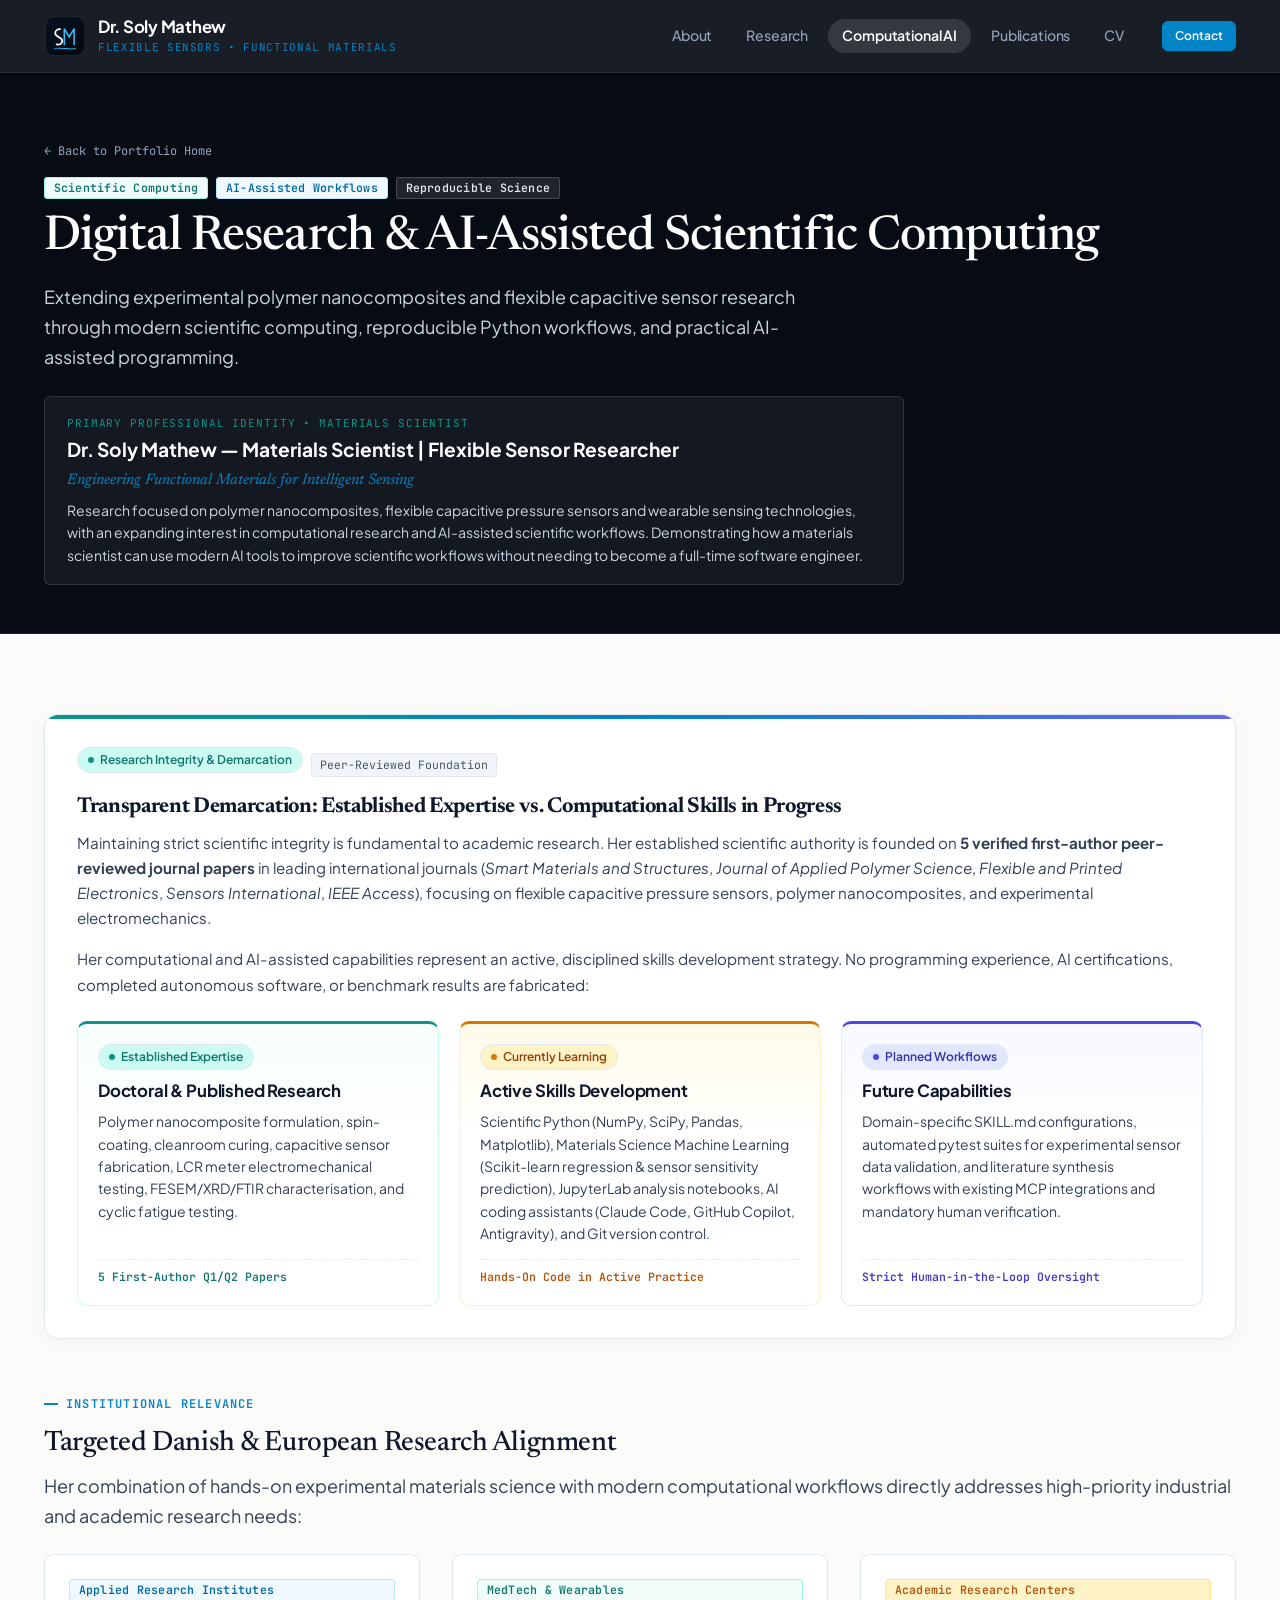
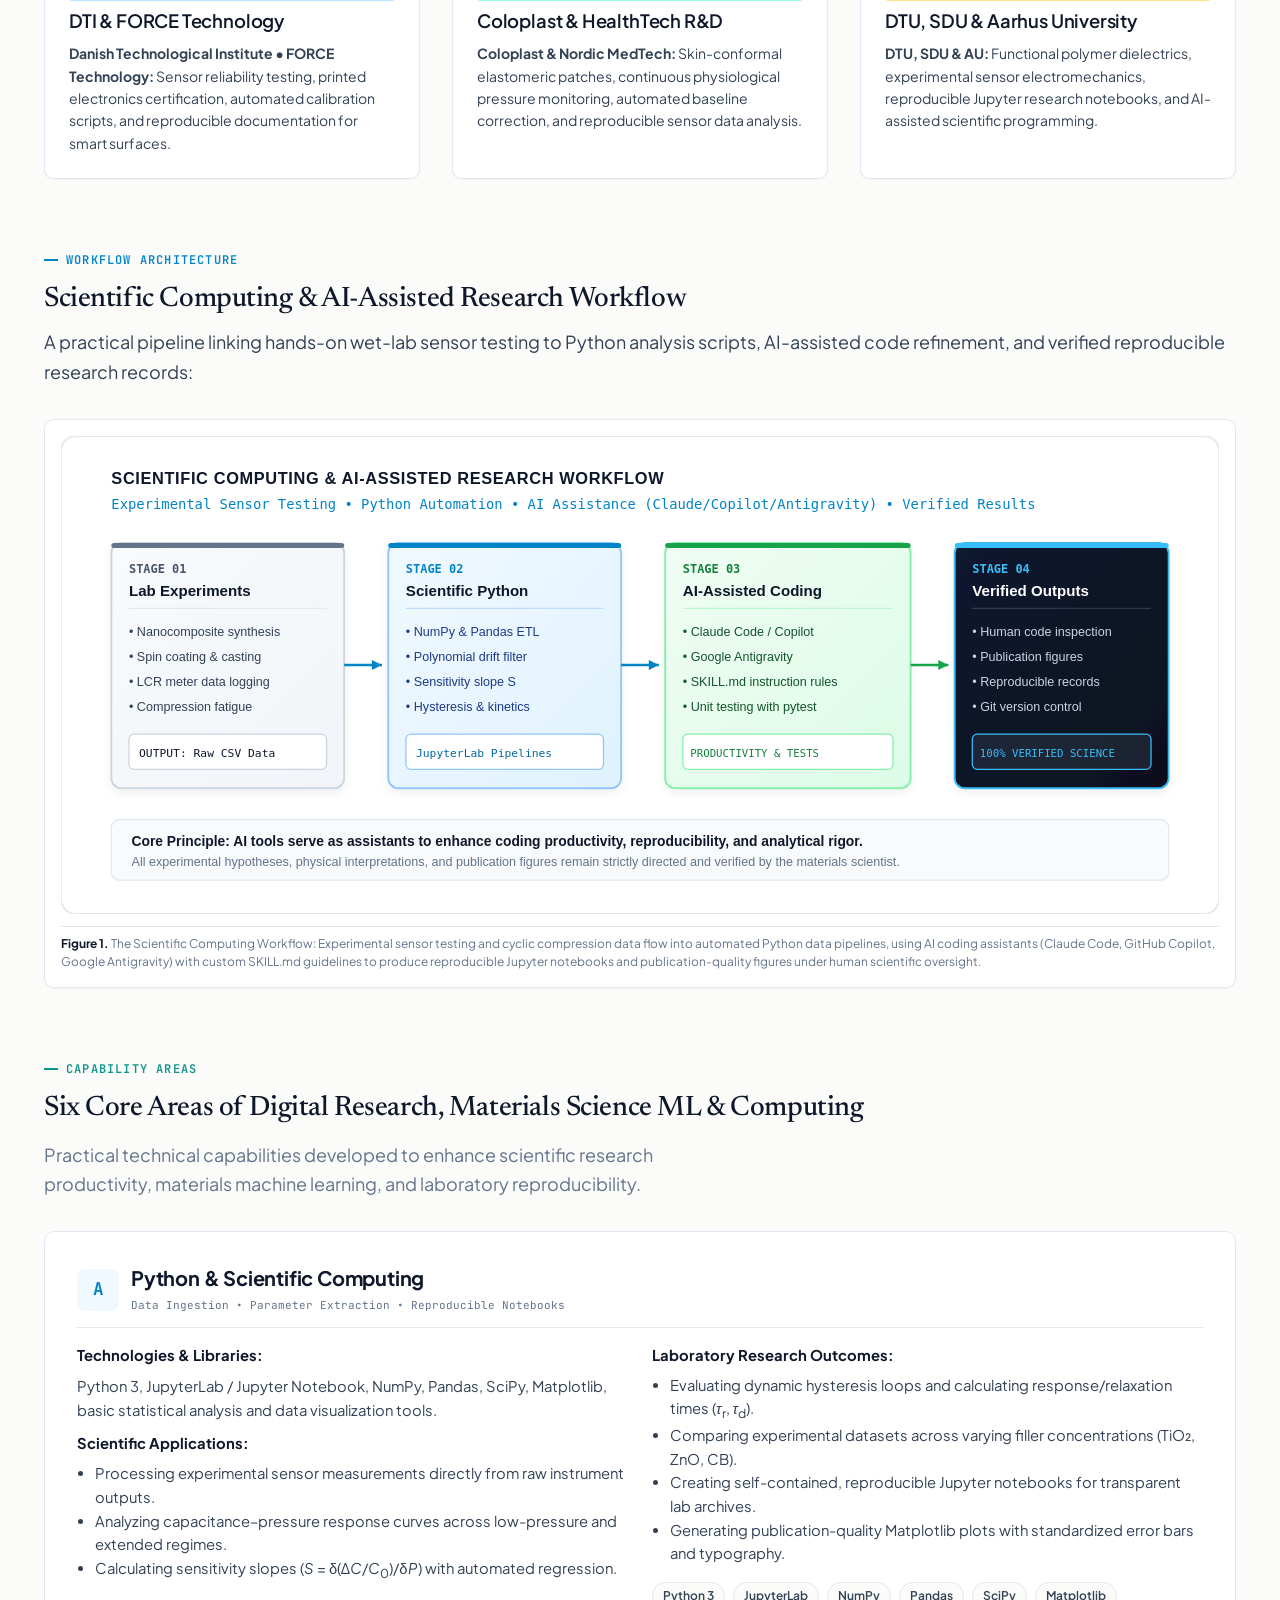
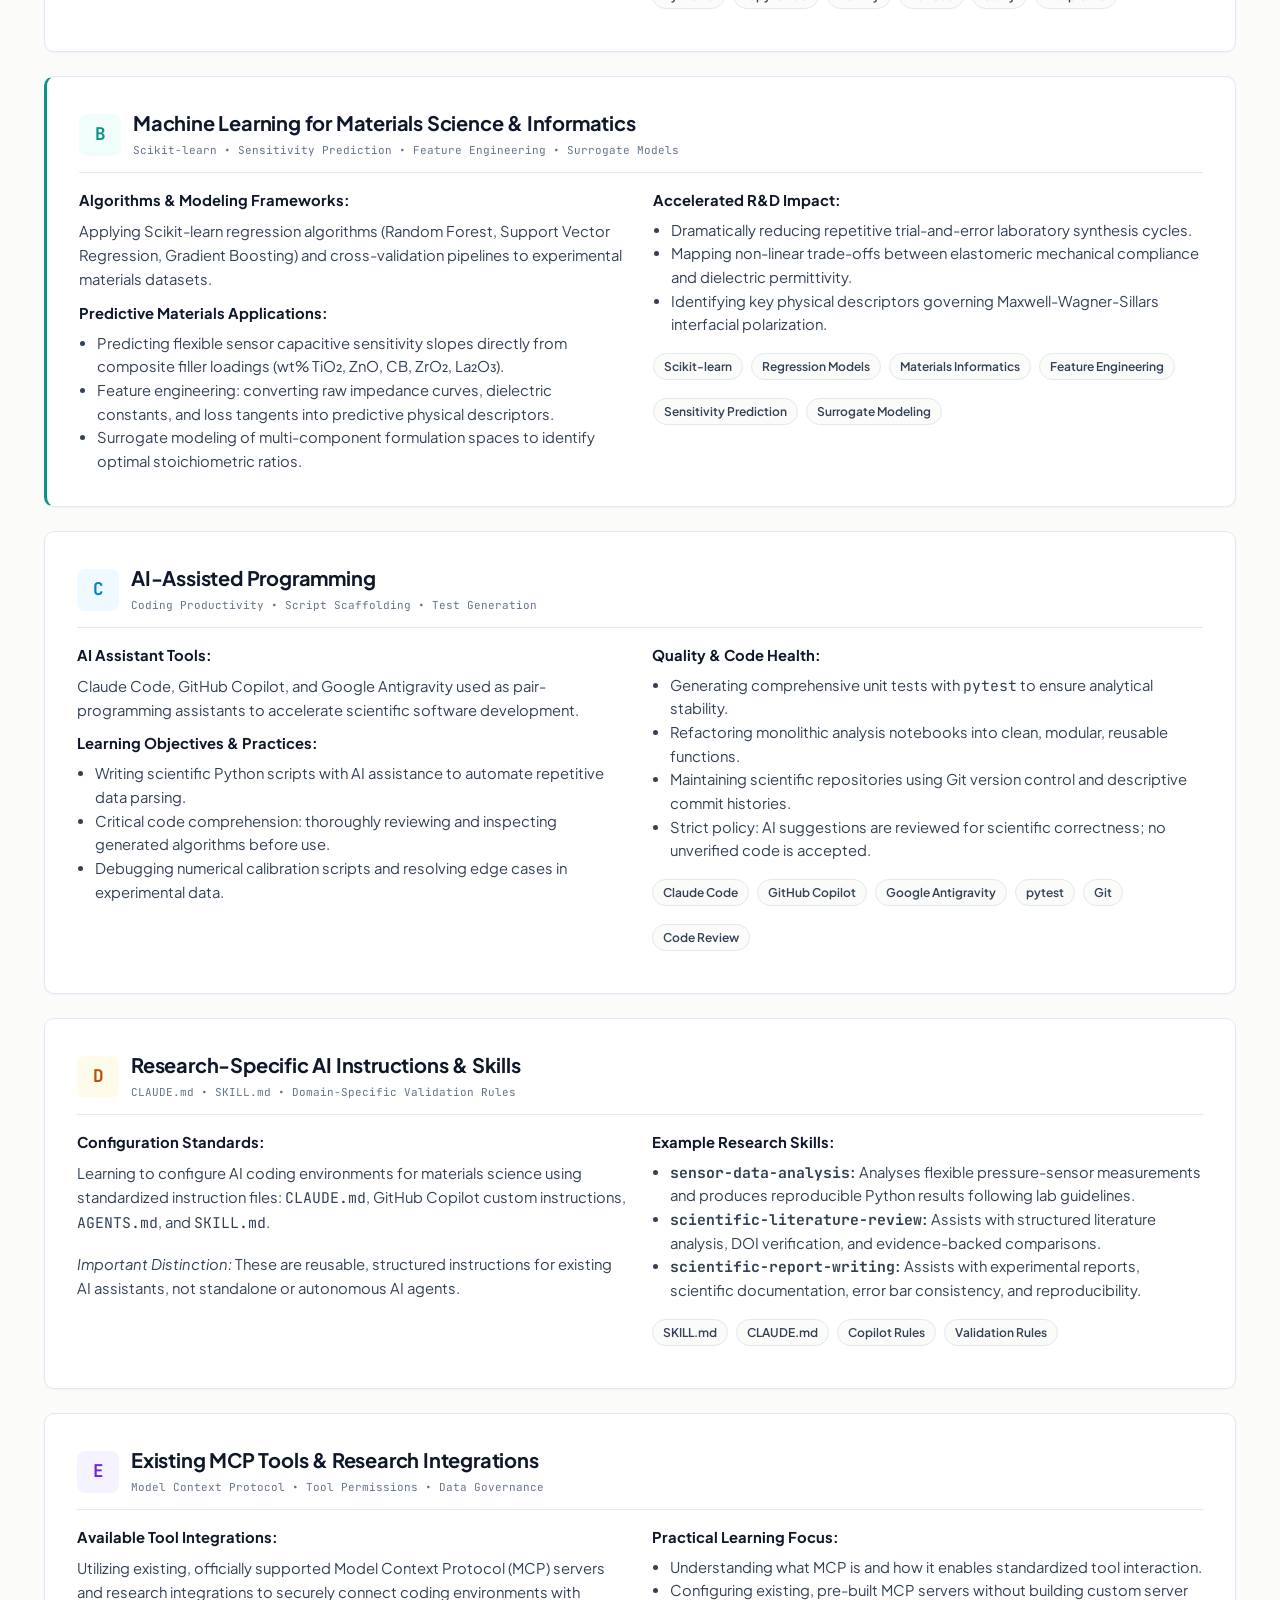
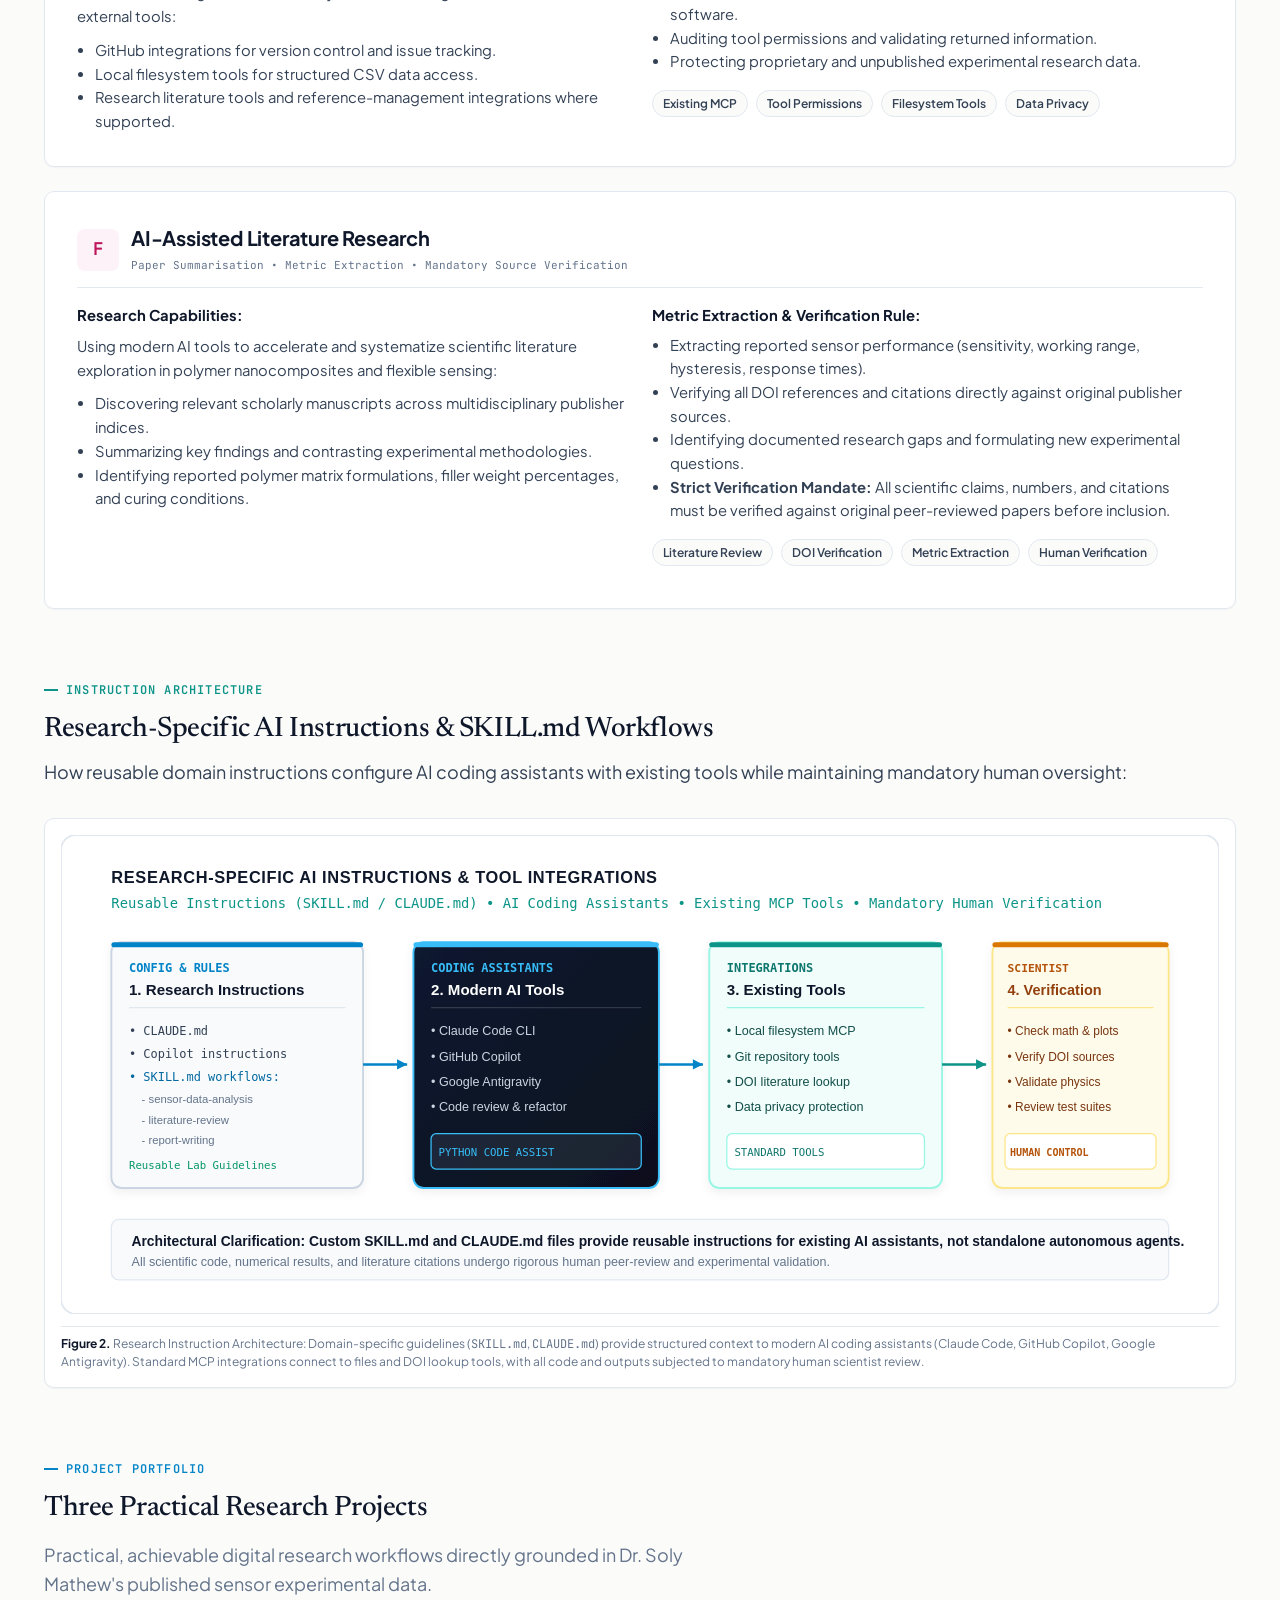
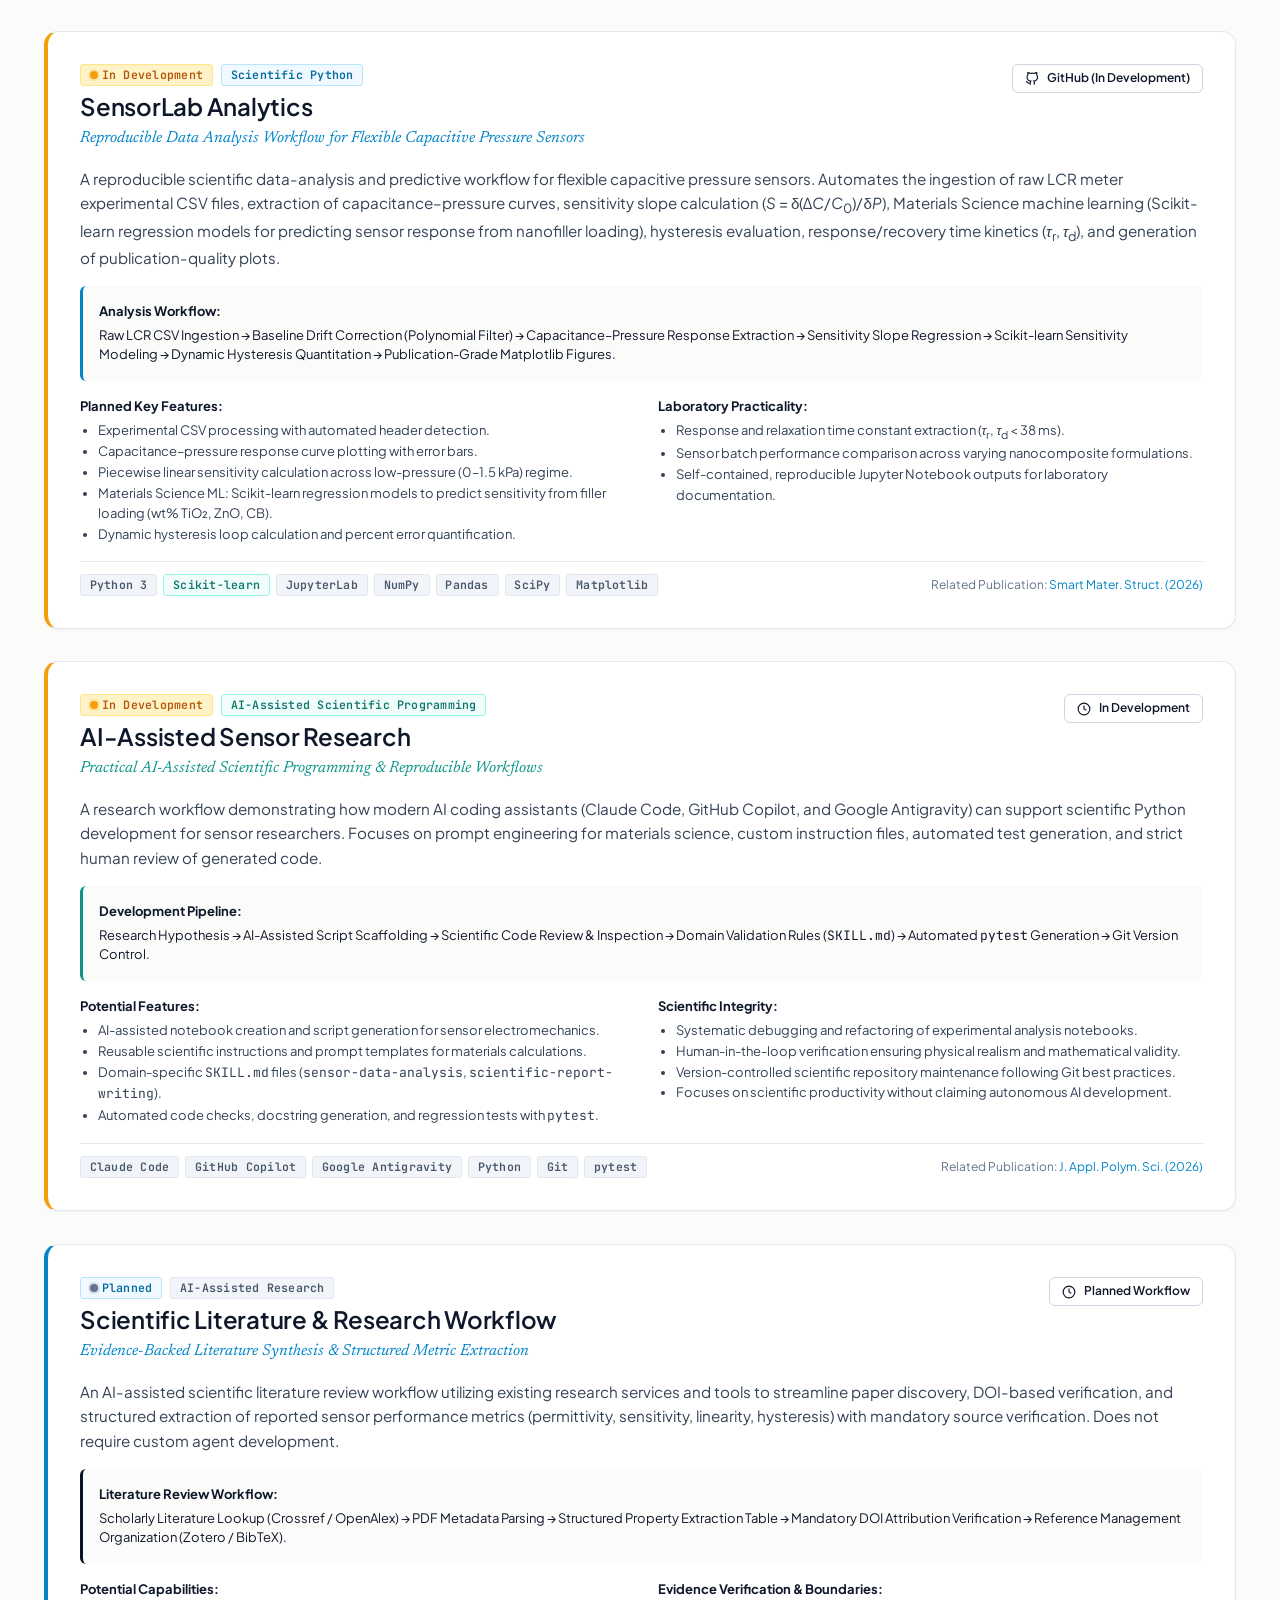
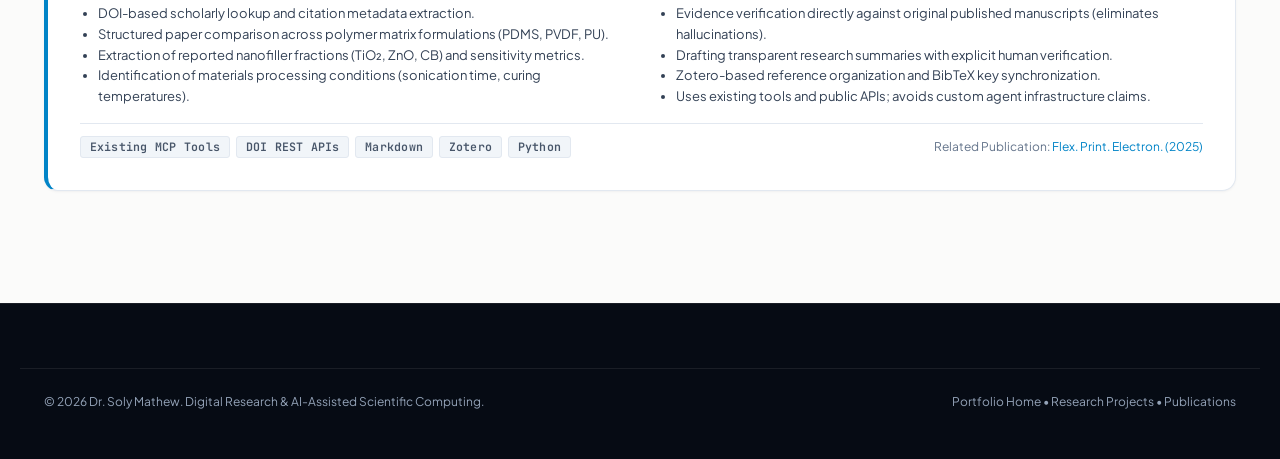
<file: computational/index.html>
<!DOCTYPE html>
<html lang="en">
<head>
  <meta charset="UTF-8">
  <meta name="viewport" content="width=device-width, initial-scale=1.0">
  <title>Digital Research &amp; AI-Assisted Scientific Computing | Dr. Soly Mathew</title>
  <meta name="description" content="Digital research, scientific Python, and practical AI-assisted scientific computing by Dr. Soly Mathew. Demonstrating how a materials scientist uses modern computational tools to improve research workflows.">
  <link rel="canonical" href="../computational/">

  <!-- Stylesheets -->
  <link rel="stylesheet" href="../css/tokens.css">
  <link rel="stylesheet" href="../css/main.css">
  <link rel="stylesheet" href="../css/components.css">
  <link rel="stylesheet" href="../css/pages.css">

  <style>
    .comp-pillar-card {
      background: var(--color-surface);
      border: 1px solid var(--color-border-subtle);
      border-radius: var(--radius-md);
      padding: var(--space-8);
      box-shadow: var(--shadow-sm);
      display: flex;
      flex-direction: column;
      position: relative;
      transition: transform var(--transition-normal), box-shadow var(--transition-normal);
    }
    .comp-pillar-card:hover {
      transform: translateY(-2px);
      box-shadow: var(--shadow-md);
    }
    .comp-pillar-header {
      display: flex;
      align-items: center;
      gap: var(--space-3);
      margin-bottom: var(--space-4);
      padding-bottom: var(--space-3);
      border-bottom: 1px solid var(--color-border-subtle);
    }
    .comp-pillar-title {
      font-size: var(--text-xl);
      font-weight: 700;
      color: var(--color-text-primary);
    }
    .comp-tech-tags {
      display: flex;
      flex-wrap: wrap;
      gap: var(--space-2);
      margin-top: var(--space-4);
    }
    .project-card-full {
      background: var(--color-surface);
      border: 1px solid var(--color-border-subtle);
      border-radius: var(--radius-lg);
      padding: var(--space-8);
      box-shadow: var(--shadow-card);
      margin-bottom: var(--space-8);
      position: relative;
      transition: transform 0.3s cubic-bezier(0.16, 1, 0.3, 1), box-shadow 0.3s cubic-bezier(0.16, 1, 0.3, 1), border-color 0.3s ease;
    }
    .project-card-full:hover {
      transform: translateY(-4px);
      box-shadow: 0 16px 32px -8px rgba(15, 23, 42, 0.12), 0 4px 8px -2px rgba(15, 23, 42, 0.04);
      border-color: var(--color-border-medium);
    }
    .project-card-full.in-progress {
      border-left: 4px solid #f59e0b;
    }
    .project-card-full.planned {
      border-left: 4px solid var(--color-accent-blue);
    }
    .credibility-box {
      background: #ffffff;
      border: 1px solid var(--color-border-subtle);
      border-radius: var(--radius-lg);
      padding: var(--space-8);
      margin-bottom: var(--space-12);
      box-shadow: 0 4px 20px -2px rgba(15, 23, 42, 0.05), 0 2px 6px -1px rgba(15, 23, 42, 0.02);
      position: relative;
      overflow: hidden;
    }
    .credibility-box::before {
      content: "";
      position: absolute;
      top: 0;
      left: 0;
      right: 0;
      height: 4px;
      background: linear-gradient(90deg, #0d9488 0%, #0284c7 50%, #6366f1 100%);
    }
    .credibility-title {
      font-size: 1.35rem;
      font-weight: 700;
      color: var(--color-text-primary);
      margin-top: 10px;
      margin-bottom: 8px;
      letter-spacing: -0.015em;
    }
    .credibility-lead {
      font-size: 0.95rem;
      color: var(--color-text-secondary);
      line-height: 1.65;
      margin-bottom: 12px;
    }
    .skill-status-grid {
      display: grid;
      grid-template-columns: repeat(3, 1fr);
      gap: var(--space-5);
      margin-top: var(--space-6);
    }
    .skill-status-card {
      background: #ffffff;
      border-radius: var(--radius-md);
      padding: var(--space-5);
      display: flex;
      flex-direction: column;
      transition: transform var(--transition-fast), box-shadow var(--transition-fast);
    }
    .skill-status-card.established {
      border: 1px solid #ccfbf1;
      border-top: 3px solid #0d9488;
      background: linear-gradient(180deg, rgba(240, 253, 250, 0.6) 0%, #ffffff 40%);
    }
    .skill-status-card.in-progress {
      border: 1px solid #fef3c7;
      border-top: 3px solid #d97706;
      background: linear-gradient(180deg, rgba(254, 243, 199, 0.4) 0%, #ffffff 40%);
    }
    .skill-status-card.planned {
      border: 1px solid #e0e7ff;
      border-top: 3px solid #4f46e5;
      background: linear-gradient(180deg, rgba(238, 242, 255, 0.5) 0%, #ffffff 40%);
    }
    .skill-status-card:hover {
      transform: translateY(-2px);
      box-shadow: 0 6px 18px rgba(15, 23, 42, 0.06);
    }
    .skill-pill {
      display: inline-flex;
      align-items: center;
      gap: 6px;
      font-size: 0.75rem;
      font-weight: 600;
      padding: 3px 10px;
      border-radius: 9999px;
      margin-bottom: 10px;
      width: fit-content;
    }
    .skill-pill.teal {
      background: #ccfbf1;
      color: #0f766e;
    }
    .skill-pill.amber {
      background: #fef3c7;
      color: #92400e;
    }
    .skill-pill.indigo {
      background: #e0e7ff;
      color: #3730a3;
    }
    .skill-pill-dot {
      width: 6px;
      height: 6px;
      border-radius: 50%;
    }
    .skill-pill-dot.teal { background: #0d9488; }
    .skill-pill-dot.amber { background: #d97706; }
    .skill-pill-dot.indigo { background: #4f46e5; }
    .skill-card-heading {
      font-size: 1.05rem;
      font-weight: 700;
      color: #0f172a;
      margin-bottom: 8px;
    }
    .skill-card-text {
      font-size: 0.875rem;
      color: #334155;
      line-height: 1.6;
      margin-bottom: 14px;
      flex-grow: 1;
    }
    .skill-card-meta {
      font-family: var(--font-mono);
      font-size: 0.72rem;
      font-weight: 600;
      padding-top: 8px;
      border-top: 1px dashed rgba(0, 0, 0, 0.08);
    }
    .skill-card-meta.teal { color: #0f766e; }
    .skill-card-meta.amber { color: #b45309; }
    .skill-card-meta.indigo { color: #4338ca; }
    @media (max-width: 768px) {
      .skill-status-grid {
        grid-template-columns: 1fr;
      }
    }
  </style>
</head>
<body>

  <a href="#main-content" class="skip-link">Skip to main content</a>

  <!-- Header -->
  <header class="site-header" role="banner">
    <div class="container header-inner">
      <a href="../" class="site-brand" aria-label="Dr. Soly Mathew Portfolio Home">
        <span class="brand-logo-wrap" aria-hidden="true">
          <img src="../assets/images/logo.svg" alt="" width="42" height="42">
        </span>
        <div class="brand-text">
          <span class="brand-name">Dr. Soly Mathew</span>
          <span class="brand-title">Flexible Sensors &bull; Functional Materials</span>
        </div>
      </a>

      <button class="menu-toggle" aria-expanded="false" aria-controls="primary-nav" aria-label="Open Navigation Menu">
        <svg width="24" height="24" viewBox="0 0 24 24" fill="none" stroke="currentColor" stroke-width="2" stroke-linecap="round" stroke-linejoin="round" aria-hidden="true">
          <line x1="3" y1="12" x2="21" y2="12"></line>
          <line x1="3" y1="6" x2="21" y2="6"></line>
          <line x1="3" y1="18" x2="21" y2="18"></line>
        </svg>
      </button>

      <nav class="site-nav" id="primary-nav" aria-label="Primary Navigation">
        <ul class="nav-list" role="list">
          <li><a href="../#about" class="nav-link">About</a></li>
          <li><a href="../research/" class="nav-link">Research</a></li>
          <li><a href="./" class="nav-link active">Computational AI</a></li>
          <li><a href="../publications/" class="nav-link">Publications</a></li>
          <li><a href="../cv/" class="nav-link">CV</a></li>
        </ul>
        <div class="header-actions">
          <a href="../#contact" class="btn btn-primary btn-sm">Contact</a>
        </div>
      </nav>
    </div>
  </header>

  <main id="main-content">
    
    <!-- Hero Banner -->
    <div class="case-study-hero">
      <div class="container">
        <div class="case-study-breadcrumb">
          <a href="../">&larr; Back to Portfolio Home</a>
        </div>
        <div style="display: flex; gap: 8px; align-items: center; margin-bottom: 12px; flex-wrap: wrap;">
          <span class="badge badge-teal">Scientific Computing</span>
          <span class="badge badge-blue">AI-Assisted Workflows</span>
          <span class="badge badge-inv">Reproducible Science</span>
        </div>
        <h1 class="case-study-title">
          Digital Research &amp; AI-Assisted Scientific Computing
        </h1>
        <p class="case-study-lead">
          Extending experimental polymer nanocomposites and flexible capacitive sensor research through modern scientific computing, reproducible Python workflows, and practical AI-assisted programming.
        </p>

        <!-- Positioning Statement Box -->
        <div style="background: rgba(255, 255, 255, 0.06); border: 1px solid rgba(255, 255, 255, 0.12); border-radius: var(--radius-sm); padding: 18px 22px; max-width: 860px; margin-top: 24px;">
          <div style="font-family: var(--font-mono); font-size: 11px; text-transform: uppercase; color: var(--color-accent-teal); letter-spacing: 0.08em; margin-bottom: 6px;">
            Primary Professional Identity &bull; Materials Scientist
          </div>
          <div style="font-size: 1.2rem; font-weight: 700; color: #ffffff; line-height: 1.3;">
            Dr. Soly Mathew &mdash; Materials Scientist | Flexible Sensor Researcher
          </div>
          <p style="font-size: 0.95rem; font-family: var(--font-serif); font-style: italic; color: var(--color-accent-blue); margin-top: 6px; margin-bottom: 6px;">
            Engineering Functional Materials for Intelligent Sensing
          </p>
          <p style="font-size: 0.875rem; color: var(--color-text-inv-secondary); margin-top: 6px; line-height: 1.6; margin-bottom: 0;">
            Research focused on polymer nanocomposites, flexible capacitive pressure sensors and wearable sensing technologies, with an expanding interest in computational research and AI-assisted scientific workflows. Demonstrating how a materials scientist can use modern AI tools to improve scientific workflows without needing to become a full-time software engineer.
          </p>
        </div>

      </div>
    </div>

    <!-- Main Content Body -->
    <div class="section">
      <div class="container">
        
        <!-- 1. Scientific Credibility & Skill Status Notice -->
        <div class="credibility-box" role="region" aria-label="Scientific credibility statement">
          <div style="display: flex; align-items: center; gap: 8px; flex-wrap: wrap; margin-bottom: 4px;">
            <span class="skill-pill teal">
              <span class="skill-pill-dot teal"></span>
              Research Integrity &amp; Demarcation
            </span>
            <span style="font-family: var(--font-mono); font-size: 0.72rem; color: #475569; background: #f1f5f9; padding: 2px 8px; border-radius: 4px; border: 1px solid #e2e8f0;">
              Peer-Reviewed Foundation
            </span>
          </div>

          <h2 class="credibility-title">
            Transparent Demarcation: Established Expertise vs. Computational Skills in Progress
          </h2>

          <p class="credibility-lead">
            Maintaining strict scientific integrity is fundamental to academic research. Her established scientific authority is founded on <strong>5 verified first-author peer-reviewed journal papers</strong> in leading international journals (<em>Smart Materials and Structures</em>, <em>Journal of Applied Polymer Science</em>, <em>Flexible and Printed Electronics</em>, <em>Sensors International</em>, <em>IEEE Access</em>), focusing on flexible capacitive pressure sensors, polymer nanocomposites, and experimental electromechanics.
          </p>
          <p class="credibility-lead" style="margin-bottom: var(--space-6);">
            Her computational and AI-assisted capabilities represent an active, disciplined skills development strategy. No programming experience, AI certifications, completed autonomous software, or benchmark results are fabricated:
          </p>

          <div class="skill-status-grid">
            <!-- Pillar 1 -->
            <div class="skill-status-card established">
              <span class="skill-pill teal">
                <span class="skill-pill-dot teal"></span>
                Established Expertise
              </span>
              <h3 class="skill-card-heading">Doctoral &amp; Published Research</h3>
              <p class="skill-card-text">
                Polymer nanocomposite formulation, spin-coating, cleanroom curing, capacitive sensor fabrication, LCR meter electromechanical testing, FESEM/XRD/FTIR characterisation, and cyclic fatigue testing.
              </p>
              <div class="skill-card-meta teal">
                5 First-Author Q1/Q2 Papers
              </div>
            </div>

            <!-- Pillar 2 -->
            <div class="skill-status-card in-progress">
              <span class="skill-pill amber">
                <span class="skill-pill-dot amber"></span>
                Currently Learning
              </span>
              <h3 class="skill-card-heading">Active Skills Development</h3>
              <p class="skill-card-text">
                Scientific Python (NumPy, SciPy, Pandas, Matplotlib), Materials Science Machine Learning (Scikit-learn regression &amp; sensor sensitivity prediction), JupyterLab analysis notebooks, AI coding assistants (Claude Code, GitHub Copilot, Antigravity), and Git version control.
              </p>
              <div class="skill-card-meta amber">
                Hands-On Code in Active Practice
              </div>
            </div>

            <!-- Pillar 3 -->
            <div class="skill-status-card planned">
              <span class="skill-pill indigo">
                <span class="skill-pill-dot indigo"></span>
                Planned Workflows
              </span>
              <h3 class="skill-card-heading">Future Capabilities</h3>
              <p class="skill-card-text">
                Domain-specific SKILL.md configurations, automated pytest suites for experimental sensor data validation, and literature synthesis workflows with existing MCP integrations and mandatory human verification.
              </p>
              <div class="skill-card-meta indigo">
                Strict Human-in-the-Loop Oversight
              </div>
            </div>
          </div>
        </div>

        <!-- 2. Institutional Relevance -->
        <div style="margin-bottom: var(--space-16);">
          <span class="section-eyebrow">Institutional Relevance</span>
          <h2 style="font-size: 1.75rem; margin-bottom: 8px;">Targeted Danish &amp; European Research Alignment</h2>
          <p class="lead-text" style="margin-bottom: 24px;">
            Her combination of hands-on experimental materials science with modern computational workflows directly addresses high-priority industrial and academic research needs:
          </p>

          <div class="grid-3">
            <div class="card" style="padding: 24px;">
              <span class="badge badge-blue" style="margin-bottom: 8px;">Applied Research Institutes</span>
              <h3 style="font-size: 1.15rem; margin-bottom: 8px;">DTI &amp; FORCE Technology</h3>
              <p style="font-size: 0.875rem; color: var(--color-text-secondary); line-height: 1.6;">
                <strong>Danish Technological Institute &bull; FORCE Technology:</strong> Sensor reliability testing, printed electronics certification, automated calibration scripts, and reproducible documentation for smart surfaces.
              </p>
            </div>

            <div class="card" style="padding: 24px;">
              <span class="badge badge-teal" style="margin-bottom: 8px;">MedTech &amp; Wearables</span>
              <h3 style="font-size: 1.15rem; margin-bottom: 8px;">Coloplast &amp; HealthTech R&amp;D</h3>
              <p style="font-size: 0.875rem; color: var(--color-text-secondary); line-height: 1.6;">
                <strong>Coloplast &amp; Nordic MedTech:</strong> Skin-conformal elastomeric patches, continuous physiological pressure monitoring, automated baseline correction, and reproducible sensor data analysis.
              </p>
            </div>

            <div class="card" style="padding: 24px;">
              <span class="badge badge-amber" style="margin-bottom: 8px;">Academic Research Centers</span>
              <h3 style="font-size: 1.15rem; margin-bottom: 8px;">DTU, SDU &amp; Aarhus University</h3>
              <p style="font-size: 0.875rem; color: var(--color-text-secondary); line-height: 1.6;">
                <strong>DTU, SDU &amp; AU:</strong> Functional polymer dielectrics, experimental sensor electromechanics, reproducible Jupyter research notebooks, and AI-assisted scientific programming.
              </p>
            </div>
          </div>
        </div>

        <!-- 3. Workflow Architecture Diagram -->
        <div style="margin-bottom: var(--space-16);">
          <span class="section-eyebrow">Workflow Architecture</span>
          <h2 style="font-size: 1.75rem; margin-bottom: 8px;">Scientific Computing &amp; AI-Assisted Research Workflow</h2>
          <p class="lead-text" style="margin-bottom: 24px;">
            A practical pipeline linking hands-on wet-lab sensor testing to Python analysis scripts, AI-assisted code refinement, and verified reproducible research records:
          </p>

          <figure class="scientific-figure">
            <img src="../assets/images/diagrams/computational-architecture.svg" alt="Scientific computing and AI assisted research workflow diagram" loading="lazy">
            <figcaption class="figure-caption">
              <strong>Figure 1.</strong> The Scientific Computing Workflow: Experimental sensor testing and cyclic compression data flow into automated Python data pipelines, using AI coding assistants (Claude Code, GitHub Copilot, Google Antigravity) with custom SKILL.md guidelines to produce reproducible Jupyter notebooks and publication-quality figures under human scientific oversight.
            </figcaption>
          </figure>
        </div>

        <!-- 4. Six Capability Areas -->
        <div style="margin-bottom: var(--space-16);">
          <span class="section-eyebrow teal">Capability Areas</span>
          <h2 style="font-size: 1.75rem; margin-bottom: 12px;">Six Core Areas of Digital Research, Materials Science ML &amp; Computing</h2>
          <p class="section-subtitle" style="margin-bottom: 32px;">
            Practical technical capabilities developed to enhance scientific research productivity, materials machine learning, and laboratory reproducibility.
          </p>

          <!-- Grid of 6 Areas -->
          <div style="display: flex; flex-direction: column; gap: var(--space-6);">
            
            <!-- Area A -->
            <div class="comp-pillar-card">
              <div class="comp-pillar-header">
                <div style="width: 42px; height: 42px; border-radius: 8px; background: var(--color-accent-blue-subtle); color: var(--color-accent-blue); display: flex; align-items: center; justify-content: center; font-weight: 700; font-family: var(--font-mono); font-size: 1.1rem;">
                  A
                </div>
                <div>
                  <h3 class="comp-pillar-title">Python &amp; Scientific Computing</h3>
                  <span style="font-family: var(--font-mono); font-size: 11px; color: var(--color-text-muted);">Data Ingestion &bull; Parameter Extraction &bull; Reproducible Notebooks</span>
                </div>
              </div>
              <div class="grid-2" style="gap: var(--space-6); font-size: 0.925rem; line-height: 1.6;">
                <div>
                  <strong style="color: var(--color-text-primary); display: block; margin-bottom: 6px;">Technologies &amp; Libraries:</strong>
                  <p style="color: var(--color-text-secondary); margin-bottom: 10px;">
                    Python 3, JupyterLab / Jupyter Notebook, NumPy, Pandas, SciPy, Matplotlib, basic statistical analysis and data visualization tools.
                  </p>
                  <strong style="color: var(--color-text-primary); display: block; margin-bottom: 6px;">Scientific Applications:</strong>
                  <ul style="padding-left: 18px; color: var(--color-text-secondary); margin-bottom: 0;">
                    <li>Processing experimental sensor measurements directly from raw instrument outputs.</li>
                    <li>Analyzing capacitance–pressure response curves across low-pressure and extended regimes.</li>
                    <li>Calculating sensitivity slopes (<em>S</em> = &delta;(&Delta;<em>C</em>/<em>C</em><sub>0</sub>)/&delta;<em>P</em>) with automated regression.</li>
                  </ul>
                </div>
                <div>
                  <strong style="color: var(--color-text-primary); display: block; margin-bottom: 6px;">Laboratory Research Outcomes:</strong>
                  <ul style="padding-left: 18px; color: var(--color-text-secondary); margin-bottom: 12px;">
                    <li>Evaluating dynamic hysteresis loops and calculating response/relaxation times (<em>&tau;</em><sub>r</sub>, <em>&tau;</em><sub>d</sub>).</li>
                    <li>Comparing experimental datasets across varying filler concentrations (TiO₂, ZnO, CB).</li>
                    <li>Creating self-contained, reproducible Jupyter notebooks for transparent lab archives.</li>
                    <li>Generating publication-quality Matplotlib plots with standardized error bars and typography.</li>
                  </ul>
                  <div class="comp-tech-tags">
                    <span class="skill-pill">Python 3</span>
                    <span class="skill-pill">JupyterLab</span>
                    <span class="skill-pill">NumPy</span>
                    <span class="skill-pill">Pandas</span>
                    <span class="skill-pill">SciPy</span>
                    <span class="skill-pill">Matplotlib</span>
                  </div>
                </div>
              </div>
            </div>

            <!-- Area B: Materials Science Machine Learning -->
            <div class="comp-pillar-card" style="border-left: 3px solid var(--color-accent-teal);">
              <div class="comp-pillar-header">
                <div style="width: 42px; height: 42px; border-radius: 8px; background: var(--color-accent-teal-subtle); color: var(--color-accent-teal); display: flex; align-items: center; justify-content: center; font-weight: 700; font-family: var(--font-mono); font-size: 1.1rem;">
                  B
                </div>
                <div>
                  <h3 class="comp-pillar-title">Machine Learning for Materials Science &amp; Informatics</h3>
                  <span style="font-family: var(--font-mono); font-size: 11px; color: var(--color-text-muted);">Scikit-learn &bull; Sensitivity Prediction &bull; Feature Engineering &bull; Surrogate Models</span>
                </div>
              </div>
              <div class="grid-2" style="gap: var(--space-6); font-size: 0.925rem; line-height: 1.6;">
                <div>
                  <strong style="color: var(--color-text-primary); display: block; margin-bottom: 6px;">Algorithms &amp; Modeling Frameworks:</strong>
                  <p style="color: var(--color-text-secondary); margin-bottom: 10px;">
                    Applying Scikit-learn regression algorithms (Random Forest, Support Vector Regression, Gradient Boosting) and cross-validation pipelines to experimental materials datasets.
                  </p>
                  <strong style="color: var(--color-text-primary); display: block; margin-bottom: 6px;">Predictive Materials Applications:</strong>
                  <ul style="padding-left: 18px; color: var(--color-text-secondary); margin-bottom: 0;">
                    <li>Predicting flexible sensor capacitive sensitivity slopes directly from composite filler loadings (wt% TiO₂, ZnO, CB, ZrO₂, La₂O₃).</li>
                    <li>Feature engineering: converting raw impedance curves, dielectric constants, and loss tangents into predictive physical descriptors.</li>
                    <li>Surrogate modeling of multi-component formulation spaces to identify optimal stoichiometric ratios.</li>
                  </ul>
                </div>
                <div>
                  <strong style="color: var(--color-text-primary); display: block; margin-bottom: 6px;">Accelerated R&amp;D Impact:</strong>
                  <ul style="padding-left: 18px; color: var(--color-text-secondary); margin-bottom: 12px;">
                    <li>Dramatically reducing repetitive trial-and-error laboratory synthesis cycles.</li>
                    <li>Mapping non-linear trade-offs between elastomeric mechanical compliance and dielectric permittivity.</li>
                    <li>Identifying key physical descriptors governing Maxwell-Wagner-Sillars interfacial polarization.</li>
                  </ul>
                  <div class="comp-tech-tags">
                    <span class="skill-pill">Scikit-learn</span>
                    <span class="skill-pill">Regression Models</span>
                    <span class="skill-pill">Materials Informatics</span>
                    <span class="skill-pill">Feature Engineering</span>
                    <span class="skill-pill">Sensitivity Prediction</span>
                    <span class="skill-pill">Surrogate Modeling</span>
                  </div>
                </div>
              </div>
            </div>

            <!-- Area C -->
            <div class="comp-pillar-card">
              <div class="comp-pillar-header">
                <div style="width: 42px; height: 42px; border-radius: 8px; background: var(--color-accent-blue-subtle); color: var(--color-accent-blue); display: flex; align-items: center; justify-content: center; font-weight: 700; font-family: var(--font-mono); font-size: 1.1rem;">
                  C
                </div>
                <div>
                  <h3 class="comp-pillar-title">AI-Assisted Programming</h3>
                  <span style="font-family: var(--font-mono); font-size: 11px; color: var(--color-text-muted);">Coding Productivity &bull; Script Scaffolding &bull; Test Generation</span>
                </div>
              </div>
              <div class="grid-2" style="gap: var(--space-6); font-size: 0.925rem; line-height: 1.6;">
                <div>
                  <strong style="color: var(--color-text-primary); display: block; margin-bottom: 6px;">AI Assistant Tools:</strong>
                  <p style="color: var(--color-text-secondary); margin-bottom: 10px;">
                    Claude Code, GitHub Copilot, and Google Antigravity used as pair-programming assistants to accelerate scientific software development.
                  </p>
                  <strong style="color: var(--color-text-primary); display: block; margin-bottom: 6px;">Learning Objectives &amp; Practices:</strong>
                  <ul style="padding-left: 18px; color: var(--color-text-secondary); margin-bottom: 0;">
                    <li>Writing scientific Python scripts with AI assistance to automate repetitive data parsing.</li>
                    <li>Critical code comprehension: thoroughly reviewing and inspecting generated algorithms before use.</li>
                    <li>Debugging numerical calibration scripts and resolving edge cases in experimental data.</li>
                  </ul>
                </div>
                <div>
                  <strong style="color: var(--color-text-primary); display: block; margin-bottom: 6px;">Quality &amp; Code Health:</strong>
                  <ul style="padding-left: 18px; color: var(--color-text-secondary); margin-bottom: 12px;">
                    <li>Generating comprehensive unit tests with <code>pytest</code> to ensure analytical stability.</li>
                    <li>Refactoring monolithic analysis notebooks into clean, modular, reusable functions.</li>
                    <li>Maintaining scientific repositories using Git version control and descriptive commit histories.</li>
                    <li>Strict policy: AI suggestions are reviewed for scientific correctness; no unverified code is accepted.</li>
                  </ul>
                  <div class="comp-tech-tags">
                    <span class="skill-pill">Claude Code</span>
                    <span class="skill-pill">GitHub Copilot</span>
                    <span class="skill-pill">Google Antigravity</span>
                    <span class="skill-pill">pytest</span>
                    <span class="skill-pill">Git</span>
                    <span class="skill-pill">Code Review</span>
                  </div>
                </div>
              </div>
            </div>

            <!-- Area D -->
            <div class="comp-pillar-card">
              <div class="comp-pillar-header">
                <div style="width: 42px; height: 42px; border-radius: 8px; background: #fffbeb; color: #b45309; display: flex; align-items: center; justify-content: center; font-weight: 700; font-family: var(--font-mono); font-size: 1.1rem;">
                  D
                </div>
                <div>
                  <h3 class="comp-pillar-title">Research-Specific AI Instructions &amp; Skills</h3>
                  <span style="font-family: var(--font-mono); font-size: 11px; color: var(--color-text-muted);">CLAUDE.md &bull; SKILL.md &bull; Domain-Specific Validation Rules</span>
                </div>
              </div>
              <div class="grid-2" style="gap: var(--space-6); font-size: 0.925rem; line-height: 1.6;">
                <div>
                  <strong style="color: var(--color-text-primary); display: block; margin-bottom: 6px;">Configuration Standards:</strong>
                  <p style="color: var(--color-text-secondary); margin-bottom: 10px;">
                    Learning to configure AI coding environments for materials science using standardized instruction files: <code>CLAUDE.md</code>, GitHub Copilot custom instructions, <code>AGENTS.md</code>, and <code>SKILL.md</code>.
                  </p>
                  <p style="color: var(--color-text-secondary); margin-bottom: 0;">
                    <em>Important Distinction:</em> These are reusable, structured instructions for existing AI assistants, not standalone or autonomous AI agents.
                  </p>
                </div>
                <div>
                  <strong style="color: var(--color-text-primary); display: block; margin-bottom: 6px;">Example Research Skills:</strong>
                  <ul style="padding-left: 18px; color: var(--color-text-secondary); margin-bottom: 12px;">
                    <li><strong><code>sensor-data-analysis</code>:</strong> Analyses flexible pressure-sensor measurements and produces reproducible Python results following lab guidelines.</li>
                    <li><strong><code>scientific-literature-review</code>:</strong> Assists with structured literature analysis, DOI verification, and evidence-backed comparisons.</li>
                    <li><strong><code>scientific-report-writing</code>:</strong> Assists with experimental reports, scientific documentation, error bar consistency, and reproducibility.</li>
                  </ul>
                  <div class="comp-tech-tags">
                    <span class="skill-pill">SKILL.md</span>
                    <span class="skill-pill">CLAUDE.md</span>
                    <span class="skill-pill">Copilot Rules</span>
                    <span class="skill-pill">Validation Rules</span>
                  </div>
                </div>
              </div>
            </div>

            <!-- Area E -->
            <div class="comp-pillar-card">
              <div class="comp-pillar-header">
                <div style="width: 42px; height: 42px; border-radius: 8px; background: #f5f3ff; color: #6d28d9; display: flex; align-items: center; justify-content: center; font-weight: 700; font-family: var(--font-mono); font-size: 1.1rem;">
                  E
                </div>
                <div>
                  <h3 class="comp-pillar-title">Existing MCP Tools &amp; Research Integrations</h3>
                  <span style="font-family: var(--font-mono); font-size: 11px; color: var(--color-text-muted);">Model Context Protocol &bull; Tool Permissions &bull; Data Governance</span>
                </div>
              </div>
              <div class="grid-2" style="gap: var(--space-6); font-size: 0.925rem; line-height: 1.6;">
                <div>
                  <strong style="color: var(--color-text-primary); display: block; margin-bottom: 6px;">Available Tool Integrations:</strong>
                  <p style="color: var(--color-text-secondary); margin-bottom: 10px;">
                    Utilizing existing, officially supported Model Context Protocol (MCP) servers and research integrations to securely connect coding environments with external tools:
                  </p>
                  <ul style="padding-left: 18px; color: var(--color-text-secondary); margin-bottom: 0;">
                    <li>GitHub integrations for version control and issue tracking.</li>
                    <li>Local filesystem tools for structured CSV data access.</li>
                    <li>Research literature tools and reference-management integrations where supported.</li>
                  </ul>
                </div>
                <div>
                  <strong style="color: var(--color-text-primary); display: block; margin-bottom: 6px;">Practical Learning Focus:</strong>
                  <ul style="padding-left: 18px; color: var(--color-text-secondary); margin-bottom: 12px;">
                    <li>Understanding what MCP is and how it enables standardized tool interaction.</li>
                    <li>Configuring existing, pre-built MCP servers without building custom server software.</li>
                    <li>Auditing tool permissions and validating returned information.</li>
                    <li>Protecting proprietary and unpublished experimental research data.</li>
                  </ul>
                  <div class="comp-tech-tags">
                    <span class="skill-pill">Existing MCP</span>
                    <span class="skill-pill">Tool Permissions</span>
                    <span class="skill-pill">Filesystem Tools</span>
                    <span class="skill-pill">Data Privacy</span>
                  </div>
                </div>
              </div>
            </div>

            <!-- Area F -->
            <div class="comp-pillar-card">
              <div class="comp-pillar-header">
                <div style="width: 42px; height: 42px; border-radius: 8px; background: #fdf2f8; color: #be185d; display: flex; align-items: center; justify-content: center; font-weight: 700; font-family: var(--font-mono); font-size: 1.1rem;">
                  F
                </div>
                <div>
                  <h3 class="comp-pillar-title">AI-Assisted Literature Research</h3>
                  <span style="font-family: var(--font-mono); font-size: 11px; color: var(--color-text-muted);">Paper Summarisation &bull; Metric Extraction &bull; Mandatory Source Verification</span>
                </div>
              </div>
              <div class="grid-2" style="gap: var(--space-6); font-size: 0.925rem; line-height: 1.6;">
                <div>
                  <strong style="color: var(--color-text-primary); display: block; margin-bottom: 6px;">Research Capabilities:</strong>
                  <p style="color: var(--color-text-secondary); margin-bottom: 10px;">
                    Using modern AI tools to accelerate and systematize scientific literature exploration in polymer nanocomposites and flexible sensing:
                  </p>
                  <ul style="padding-left: 18px; color: var(--color-text-secondary); margin-bottom: 0;">
                    <li>Discovering relevant scholarly manuscripts across multidisciplinary publisher indices.</li>
                    <li>Summarizing key findings and contrasting experimental methodologies.</li>
                    <li>Identifying reported polymer matrix formulations, filler weight percentages, and curing conditions.</li>
                  </ul>
                </div>
                <div>
                  <strong style="color: var(--color-text-primary); display: block; margin-bottom: 6px;">Metric Extraction &amp; Verification Rule:</strong>
                  <ul style="padding-left: 18px; color: var(--color-text-secondary); margin-bottom: 12px;">
                    <li>Extracting reported sensor performance (sensitivity, working range, hysteresis, response times).</li>
                    <li>Verifying all DOI references and citations directly against original publisher sources.</li>
                    <li>Identifying documented research gaps and formulating new experimental questions.</li>
                    <li><strong>Strict Verification Mandate:</strong> All scientific claims, numbers, and citations must be verified against original peer-reviewed papers before inclusion.</li>
                  </ul>
                  <div class="comp-tech-tags">
                    <span class="skill-pill">Literature Review</span>
                    <span class="skill-pill">DOI Verification</span>
                    <span class="skill-pill">Metric Extraction</span>
                    <span class="skill-pill">Human Verification</span>
                  </div>
                </div>
              </div>
            </div>

          </div>
        </div>

        <!-- 5. Instructions Architecture Diagram -->
        <div style="margin-bottom: var(--space-16);">
          <span class="section-eyebrow teal">Instruction Architecture</span>
          <h2 style="font-size: 1.75rem; margin-bottom: 8px;">Research-Specific AI Instructions &amp; SKILL.md Workflows</h2>
          <p class="lead-text" style="margin-bottom: 24px;">
            How reusable domain instructions configure AI coding assistants with existing tools while maintaining mandatory human oversight:
          </p>

          <figure class="scientific-figure">
            <img src="../assets/images/diagrams/matsci-agent-workflow.svg" alt="Research specific AI instructions and SKILL.md architecture diagram" loading="lazy">
            <figcaption class="figure-caption">
              <strong>Figure 2.</strong> Research Instruction Architecture: Domain-specific guidelines (<code>SKILL.md</code>, <code>CLAUDE.md</code>) provide structured context to modern AI coding assistants (Claude Code, GitHub Copilot, Google Antigravity). Standard MCP integrations connect to files and DOI lookup tools, with all code and outputs subjected to mandatory human scientist review.
            </figcaption>
          </figure>
        </div>

        <!-- 6. Three Research-Oriented Projects -->
        <div>
          <span class="section-eyebrow">Project Portfolio</span>
          <h2 style="font-size: 1.75rem; margin-bottom: 12px;">Three Practical Research Projects</h2>
          <p class="section-subtitle" style="margin-bottom: 32px;">
            Practical, achievable digital research workflows directly grounded in Dr. Soly Mathew's published sensor experimental data.
          </p>

          <!-- Project 1: SensorLab Analytics -->
          <article class="project-card-full in-progress" id="sensorlab-analytics">
            <div style="display: flex; justify-content: space-between; align-items: flex-start; flex-wrap: wrap; gap: 12px; margin-bottom: 16px;">
              <div>
                <div style="display: flex; align-items: center; gap: 8px; margin-bottom: 4px;">
                  <span class="badge badge-amber">
                    <span class="status-dot in-progress" aria-hidden="true"></span> In Development
                  </span>
                  <span class="badge badge-blue">Scientific Python</span>
                </div>
                <h3 style="font-size: 1.5rem; margin-bottom: 2px;">SensorLab Analytics</h3>
                <p style="font-family: var(--font-serif); font-style: italic; color: var(--color-accent-blue); font-size: 1rem;">
                  Reproducible Data Analysis Workflow for Flexible Capacitive Pressure Sensors
                </p>
              </div>
              <div style="display: flex; gap: 8px;">
                <span class="btn btn-secondary btn-sm" style="cursor: default;" title="Upcoming repository in active development">
                  <svg width="14" height="14" viewBox="0 0 24 24" fill="none" stroke="currentColor" stroke-width="2">
                    <path d="M9 19c-5 1.5-5-2.5-7-3m14 6v-3.87a3.37 3.37 0 0 0-.94-2.61c3.14-.35 6.44-1.54 6.44-7A5.44 5.44 0 0 0 20 4.77 5.07 5.07 0 0 0 19.91 1S18.73.65 16 2.48a13.38 13.38 0 0 0-7 0C6.27.65 5.09 1 5.09 1A5.07 5.07 0 0 0 5 4.77a5.44 5.44 0 0 0-1.5 3.78c0 5.42 3.3 6.61 6.44 7A3.37 3.37 0 0 0 9 18.13V22"></path>
                  </svg>
                  GitHub (In Development)
                </span>
              </div>
            </div>

            <p style="font-size: 0.95rem; color: var(--color-text-secondary); line-height: 1.6; margin-bottom: 16px;">
              A reproducible scientific data-analysis and predictive workflow for flexible capacitive pressure sensors. Automates the ingestion of raw LCR meter experimental CSV files, extraction of capacitance–pressure curves, sensitivity slope calculation (<em>S</em> = &delta;(&Delta;<em>C</em>/<em>C</em><sub>0</sub>)/&delta;<em>P</em>), Materials Science machine learning (Scikit-learn regression models for predicting sensor response from nanofiller loading), hysteresis evaluation, response/recovery time kinetics (<em>&tau;</em><sub>r</sub>, <em>&tau;</em><sub>d</sub>), and generation of publication-quality plots.
            </p>

            <div style="background: var(--color-canvas); padding: 16px; border-radius: var(--radius-sm); border-left: 3px solid var(--color-accent-blue); margin-bottom: 16px; font-size: 13px;">
              <strong style="color: var(--color-text-primary); display: block; margin-bottom: 4px;">Analysis Workflow:</strong>
              Raw LCR CSV Ingestion &rarr; Baseline Drift Correction (Polynomial Filter) &rarr; Capacitance–Pressure Response Extraction &rarr; Sensitivity Slope Regression &rarr; Scikit-learn Sensitivity Modeling &rarr; Dynamic Hysteresis Quantitation &rarr; Publication-Grade Matplotlib Figures.
            </div>

            <div class="grid-2" style="font-size: 13px; margin-bottom: 16px;">
              <div>
                <strong style="color: var(--color-text-primary); display: block; margin-bottom: 4px;">Planned Key Features:</strong>
                <ul style="padding-left: 18px; color: var(--color-text-secondary); line-height: 1.6;">
                  <li>Experimental CSV processing with automated header detection.</li>
                  <li>Capacitance–pressure response curve plotting with error bars.</li>
                  <li>Piecewise linear sensitivity calculation across low-pressure (0–1.5 kPa) regime.</li>
                  <li>Materials Science ML: Scikit-learn regression models to predict sensitivity from filler loading (wt% TiO₂, ZnO, CB).</li>
                  <li>Dynamic hysteresis loop calculation and percent error quantification.</li>
                </ul>
              </div>
              <div>
                <strong style="color: var(--color-text-primary); display: block; margin-bottom: 4px;">Laboratory Practicality:</strong>
                <ul style="padding-left: 18px; color: var(--color-text-secondary); line-height: 1.6;">
                  <li>Response and relaxation time constant extraction (<em>&tau;</em><sub>r</sub>, <em>&tau;</em><sub>d</sub> &lt; 38 ms).</li>
                  <li>Sensor batch performance comparison across varying nanocomposite formulations.</li>
                  <li>Self-contained, reproducible Jupyter Notebook outputs for laboratory documentation.</li>
                </ul>
              </div>
            </div>

            <div style="display: flex; justify-content: space-between; align-items: center; flex-wrap: wrap; gap: 8px; border-top: 1px solid var(--color-border-subtle); padding-top: 12px; font-size: 12px;">
              <div style="display: flex; gap: 6px; flex-wrap: wrap;">
                <span class="badge badge-slate">Python 3</span>
                <span class="badge badge-teal">Scikit-learn</span>
                <span class="badge badge-slate">JupyterLab</span>
                <span class="badge badge-slate">NumPy</span>
                <span class="badge badge-slate">Pandas</span>
                <span class="badge badge-slate">SciPy</span>
                <span class="badge badge-slate">Matplotlib</span>
              </div>
              <div style="color: var(--color-text-muted);">
                Related Publication: <a href="https://doi.org/10.1088/1361-665X/ae8228" target="_blank" rel="noopener noreferrer">Smart Mater. Struct. (2026)</a>
              </div>
            </div>
          </article>

          <!-- Project 2: AI-Assisted Sensor Research -->
          <article class="project-card-full in-progress" id="ai-assisted-sensor-research">
            <div style="display: flex; justify-content: space-between; align-items: flex-start; flex-wrap: wrap; gap: 12px; margin-bottom: 16px;">
              <div>
                <div style="display: flex; align-items: center; gap: 8px; margin-bottom: 4px;">
                  <span class="badge badge-amber">
                    <span class="status-dot in-progress" aria-hidden="true"></span> In Development
                  </span>
                  <span class="badge badge-teal">AI-Assisted Scientific Programming</span>
                </div>
                <h3 style="font-size: 1.5rem; margin-bottom: 2px;">AI-Assisted Sensor Research</h3>
                <p style="font-family: var(--font-serif); font-style: italic; color: var(--color-accent-teal); font-size: 1rem;">
                  Practical AI-Assisted Scientific Programming &amp; Reproducible Workflows
                </p>
              </div>
              <div style="display: flex; gap: 8px;">
                <span class="btn btn-secondary btn-sm" style="cursor: default;" title="Workflow in active development">
                  <svg width="14" height="14" viewBox="0 0 24 24" fill="none" stroke="currentColor" stroke-width="2">
                    <circle cx="12" cy="12" r="10"></circle>
                    <polyline points="12 6 12 12 16 14"></polyline>
                  </svg>
                  In Development
                </span>
              </div>
            </div>

            <p style="font-size: 0.95rem; color: var(--color-text-secondary); line-height: 1.6; margin-bottom: 16px;">
              A research workflow demonstrating how modern AI coding assistants (Claude Code, GitHub Copilot, and Google Antigravity) can support scientific Python development for sensor researchers. Focuses on prompt engineering for materials science, custom instruction files, automated test generation, and strict human review of generated code.
            </p>

            <div style="background: var(--color-canvas); padding: 16px; border-radius: var(--radius-sm); border-left: 3px solid var(--color-accent-teal); margin-bottom: 16px; font-size: 13px;">
              <strong style="color: var(--color-text-primary); display: block; margin-bottom: 4px;">Development Pipeline:</strong>
              Research Hypothesis &rarr; AI-Assisted Script Scaffolding &rarr; Scientific Code Review &amp; Inspection &rarr; Domain Validation Rules (<code>SKILL.md</code>) &rarr; Automated <code>pytest</code> Generation &rarr; Git Version Control.
            </div>

            <div class="grid-2" style="font-size: 13px; margin-bottom: 16px;">
              <div>
                <strong style="color: var(--color-text-primary); display: block; margin-bottom: 4px;">Potential Features:</strong>
                <ul style="padding-left: 18px; color: var(--color-text-secondary); line-height: 1.6;">
                  <li>AI-assisted notebook creation and script generation for sensor electromechanics.</li>
                  <li>Reusable scientific instructions and prompt templates for materials calculations.</li>
                  <li>Domain-specific <code>SKILL.md</code> files (<code>sensor-data-analysis</code>, <code>scientific-report-writing</code>).</li>
                  <li>Automated code checks, docstring generation, and regression tests with <code>pytest</code>.</li>
                </ul>
              </div>
              <div>
                <strong style="color: var(--color-text-primary); display: block; margin-bottom: 4px;">Scientific Integrity:</strong>
                <ul style="padding-left: 18px; color: var(--color-text-secondary); line-height: 1.6;">
                  <li>Systematic debugging and refactoring of experimental analysis notebooks.</li>
                  <li>Human-in-the-loop verification ensuring physical realism and mathematical validity.</li>
                  <li>Version-controlled scientific repository maintenance following Git best practices.</li>
                  <li>Focuses on scientific productivity without claiming autonomous AI development.</li>
                </ul>
              </div>
            </div>

            <div style="display: flex; justify-content: space-between; align-items: center; flex-wrap: wrap; gap: 8px; border-top: 1px solid var(--color-border-subtle); padding-top: 12px; font-size: 12px;">
              <div style="display: flex; gap: 6px; flex-wrap: wrap;">
                <span class="badge badge-slate">Claude Code</span>
                <span class="badge badge-slate">GitHub Copilot</span>
                <span class="badge badge-slate">Google Antigravity</span>
                <span class="badge badge-slate">Python</span>
                <span class="badge badge-slate">Git</span>
                <span class="badge badge-slate">pytest</span>
              </div>
              <div style="color: var(--color-text-muted);">
                Related Publication: <a href="https://doi.org/10.1002/app.70439" target="_blank" rel="noopener noreferrer">J. Appl. Polym. Sci. (2026)</a>
              </div>
            </div>
          </article>

          <!-- Project 3: Scientific Literature & Research Workflow -->
          <article class="project-card-full planned" id="scientific-literature-workflow">
            <div style="display: flex; justify-content: space-between; align-items: flex-start; flex-wrap: wrap; gap: 12px; margin-bottom: 16px;">
              <div>
                <div style="display: flex; align-items: center; gap: 8px; margin-bottom: 4px;">
                  <span class="badge badge-blue">
                    <span class="status-dot planned" aria-hidden="true"></span> Planned
                  </span>
                  <span class="badge badge-slate">AI-Assisted Research</span>
                </div>
                <h3 style="font-size: 1.5rem; margin-bottom: 2px;">Scientific Literature &amp; Research Workflow</h3>
                <p style="font-family: var(--font-serif); font-style: italic; color: var(--color-accent-blue); font-size: 1rem;">
                  Evidence-Backed Literature Synthesis &amp; Structured Metric Extraction
                </p>
              </div>
              <div style="display: flex; gap: 8px;">
                <span class="btn btn-secondary btn-sm" style="cursor: default;" title="Planned research workflow">
                  <svg width="14" height="14" viewBox="0 0 24 24" fill="none" stroke="currentColor" stroke-width="2">
                    <circle cx="12" cy="12" r="10"></circle>
                    <polyline points="12 6 12 12 16 14"></polyline>
                  </svg>
                  Planned Workflow
                </span>
              </div>
            </div>

            <p style="font-size: 0.95rem; color: var(--color-text-secondary); line-height: 1.6; margin-bottom: 16px;">
              An AI-assisted scientific literature review workflow utilizing existing research services and tools to streamline paper discovery, DOI-based verification, and structured extraction of reported sensor performance metrics (permittivity, sensitivity, linearity, hysteresis) with mandatory source verification. Does not require custom agent development.
            </p>

            <div style="background: var(--color-canvas); padding: 16px; border-radius: var(--radius-sm); border-left: 3px solid var(--color-navy-900); margin-bottom: 16px; font-size: 13px;">
              <strong style="color: var(--color-text-primary); display: block; margin-bottom: 4px;">Literature Review Workflow:</strong>
              Scholarly Literature Lookup (Crossref / OpenAlex) &rarr; PDF Metadata Parsing &rarr; Structured Property Extraction Table &rarr; Mandatory DOI Attribution Verification &rarr; Reference Management Organization (Zotero / BibTeX).
            </div>

            <div class="grid-2" style="font-size: 13px; margin-bottom: 16px;">
              <div>
                <strong style="color: var(--color-text-primary); display: block; margin-bottom: 4px;">Potential Capabilities:</strong>
                <ul style="padding-left: 18px; color: var(--color-text-secondary); line-height: 1.6;">
                  <li>DOI-based scholarly lookup and citation metadata extraction.</li>
                  <li>Structured paper comparison across polymer matrix formulations (PDMS, PVDF, PU).</li>
                  <li>Extraction of reported nanofiller fractions (TiO₂, ZnO, CB) and sensitivity metrics.</li>
                  <li>Identification of materials processing conditions (sonication time, curing temperatures).</li>
                </ul>
              </div>
              <div>
                <strong style="color: var(--color-text-primary); display: block; margin-bottom: 4px;">Evidence Verification &amp; Boundaries:</strong>
                <ul style="padding-left: 18px; color: var(--color-text-secondary); line-height: 1.6;">
                  <li>Evidence verification directly against original published manuscripts (eliminates hallucinations).</li>
                  <li>Drafting transparent research summaries with explicit human verification.</li>
                  <li>Zotero-based reference organization and BibTeX key synchronization.</li>
                  <li>Uses existing tools and public APIs; avoids custom agent infrastructure claims.</li>
                </ul>
              </div>
            </div>

            <div style="display: flex; justify-content: space-between; align-items: center; flex-wrap: wrap; gap: 8px; border-top: 1px solid var(--color-border-subtle); padding-top: 12px; font-size: 12px;">
              <div style="display: flex; gap: 6px; flex-wrap: wrap;">
                <span class="badge badge-slate">Existing MCP Tools</span>
                <span class="badge badge-slate">DOI REST APIs</span>
                <span class="badge badge-slate">Markdown</span>
                <span class="badge badge-slate">Zotero</span>
                <span class="badge badge-slate">Python</span>
              </div>
              <div style="color: var(--color-text-muted);">
                Related Publication: <a href="https://doi.org/10.1088/2058-8585/adc81e" target="_blank" rel="noopener noreferrer">Flex. Print. Electron. (2025)</a>
              </div>
            </div>
          </article>

        </div>

      </div>
    </div>

  </main>

  <!-- Site Footer -->
  <footer class="site-footer" role="contentinfo">
    <div class="container footer-bottom">
      <span>&copy; 2026 Dr. Soly Mathew. Digital Research &amp; AI-Assisted Scientific Computing.</span>
      <span><a href="../" style="color: var(--color-text-inv-muted);">Portfolio Home</a> &bull; <a href="../research/" style="color: var(--color-text-inv-muted);">Research Projects</a> &bull; <a href="../publications/" style="color: var(--color-text-inv-muted);">Publications</a></span>
    </div>
  </footer>

  <script src="../js/main.js"></script>
</body>
</html>
</file>
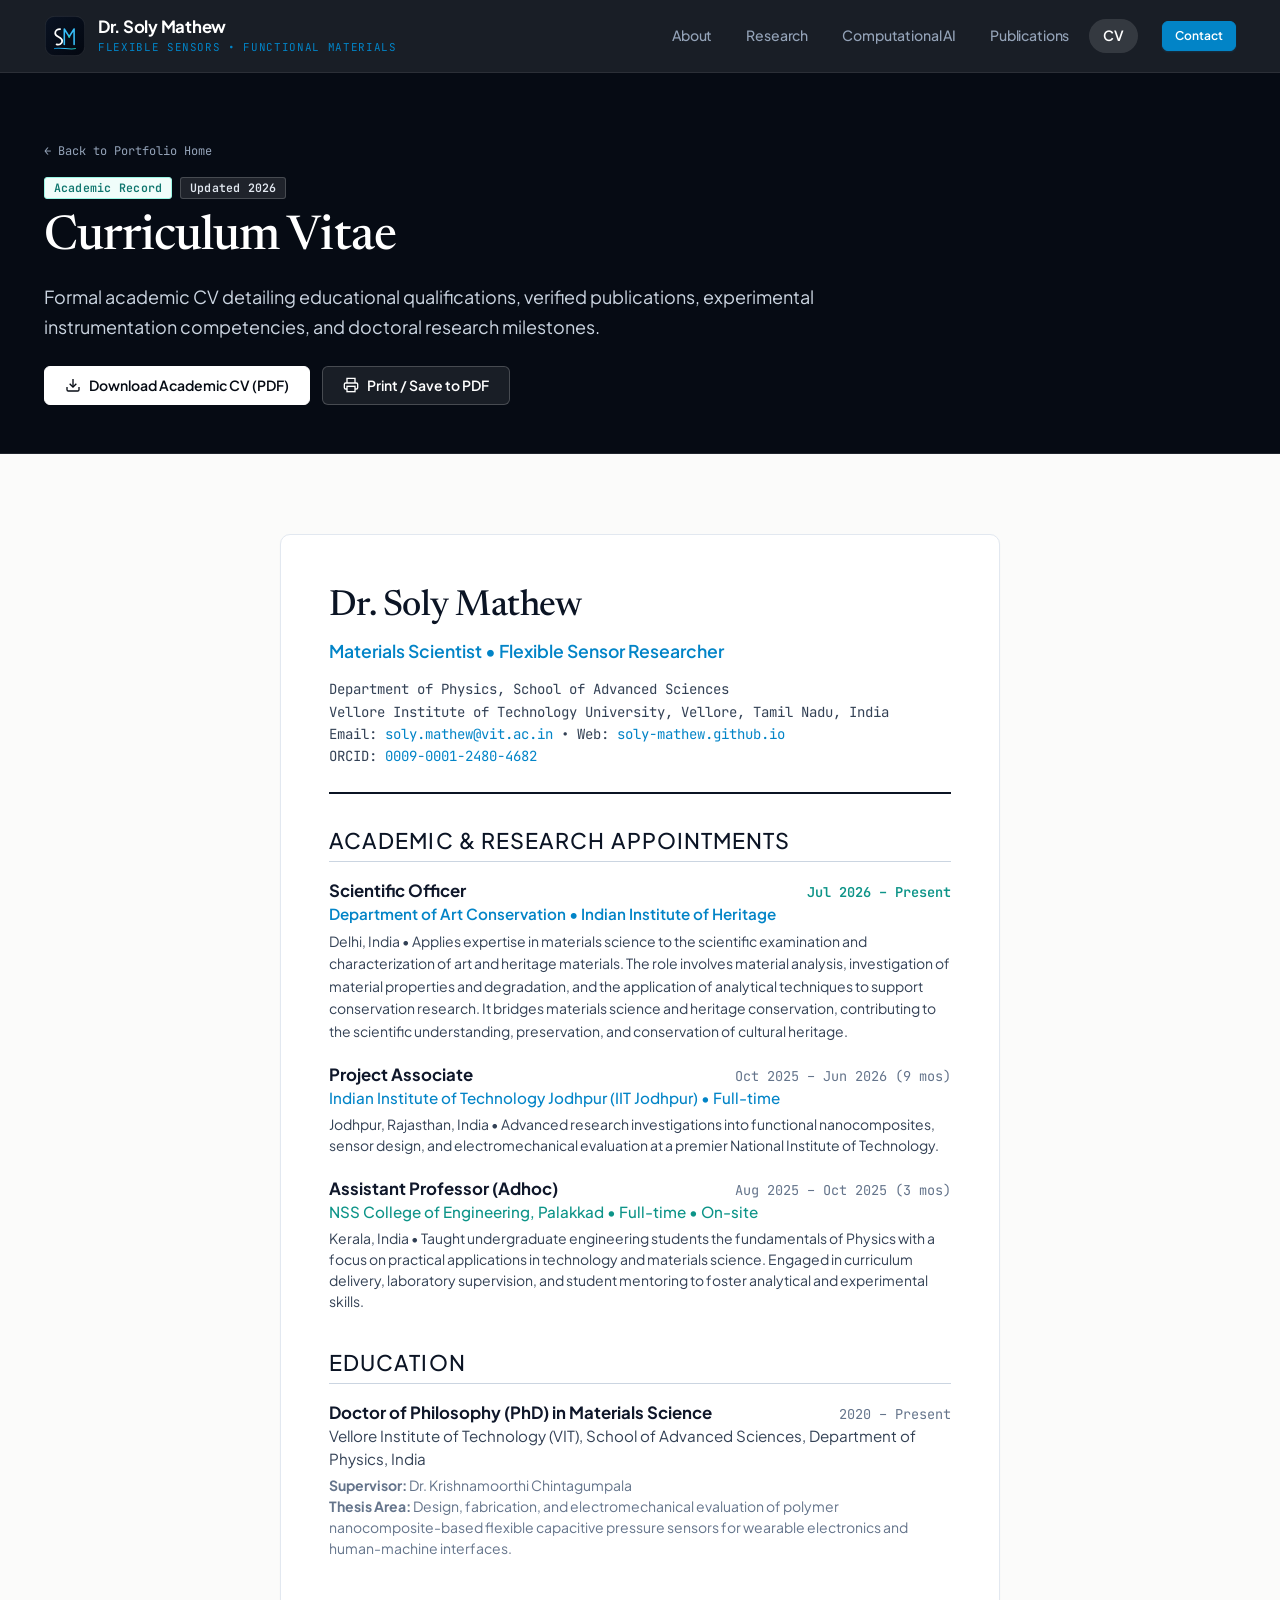
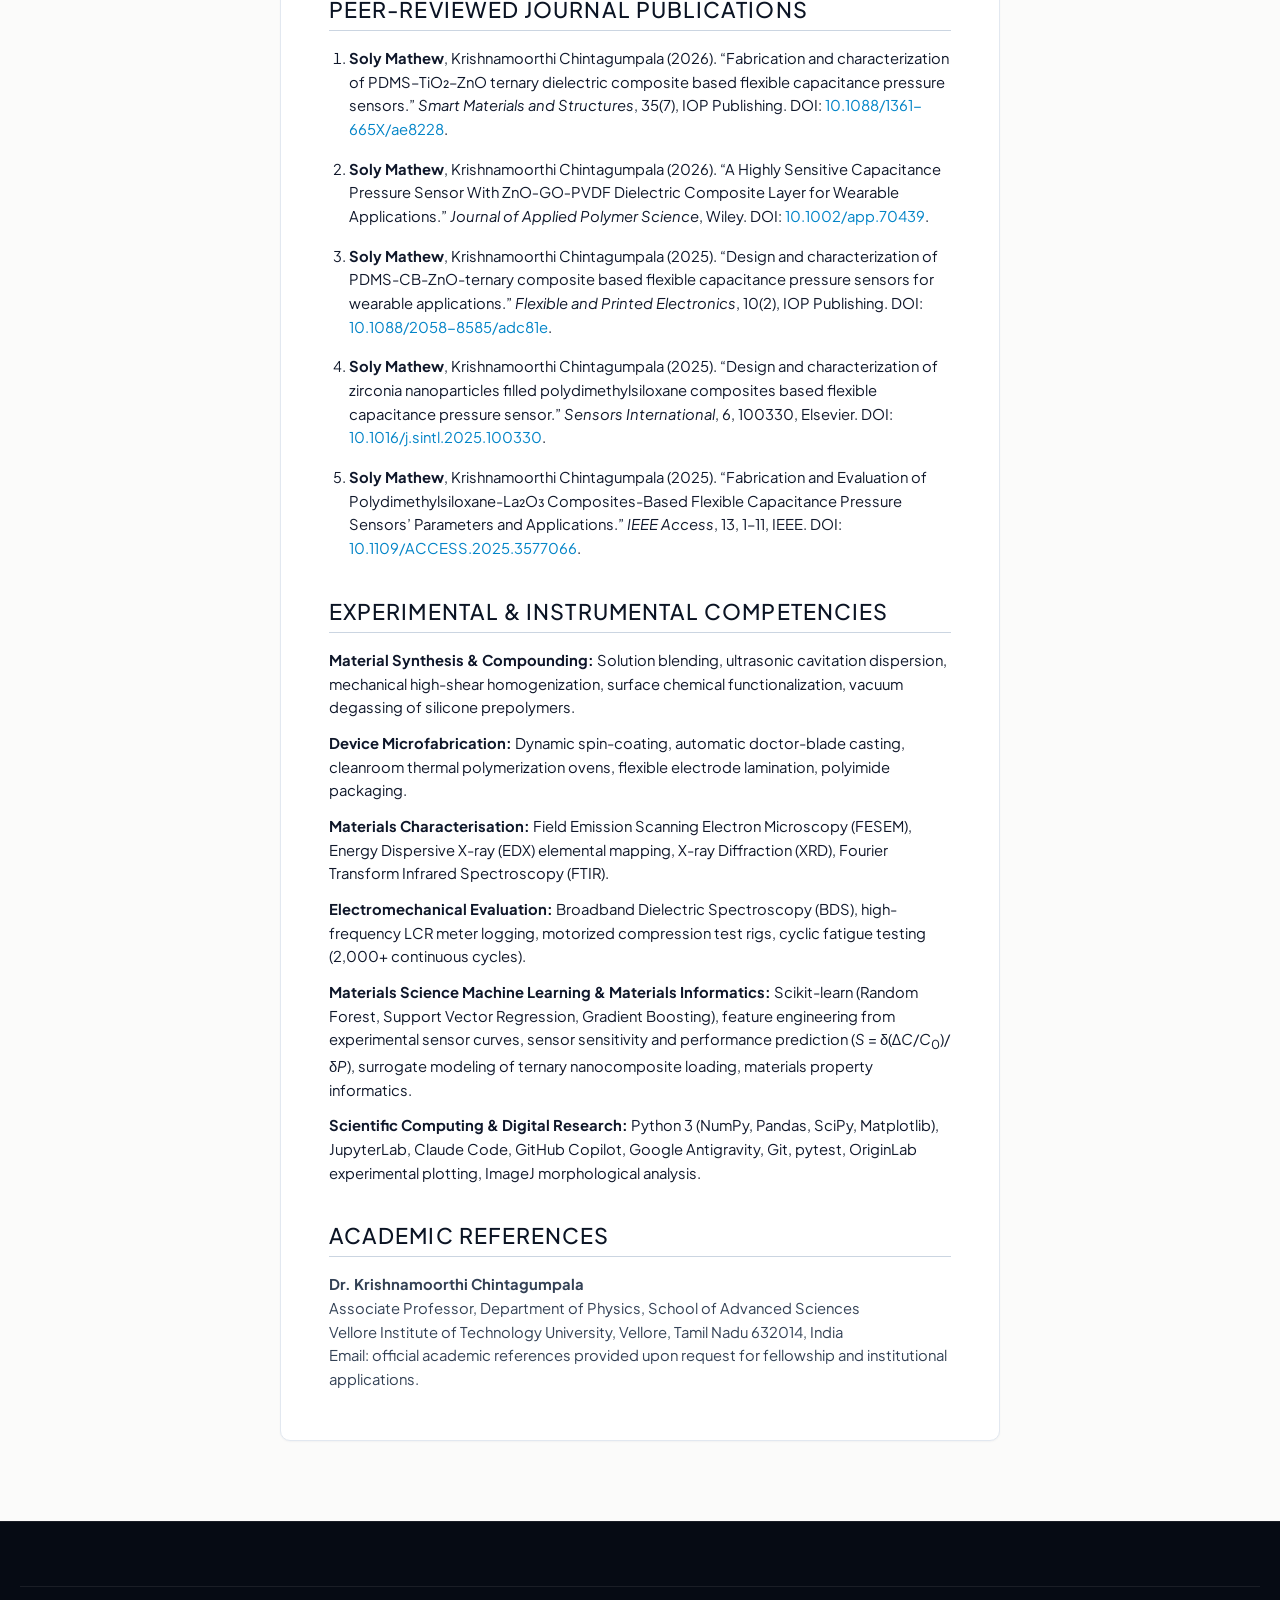
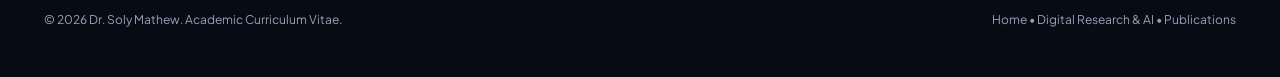
<file: cv/index.html>
<!DOCTYPE html>
<html lang="en">
<head>
  <meta charset="UTF-8">
  <meta name="viewport" content="width=device-width, initial-scale=1.0">
  <title>Curriculum Vitae | Dr. Soly Mathew</title>
  <meta name="description" content="Academic Curriculum Vitae of Dr. Soly Mathew, Materials Scientist specializing in flexible capacitive pressure sensors and polymer nanocomposites.">
  <link rel="canonical" href="../cv/">

  <link rel="stylesheet" href="../css/tokens.css">
  <link rel="stylesheet" href="../css/main.css">
  <link rel="stylesheet" href="../css/components.css">
  <link rel="stylesheet" href="../css/pages.css">
</head>
<body>

  <a href="#main-content" class="skip-link">Skip to main content</a>

  <header class="site-header no-print" role="banner">
    <div class="container header-inner">
      <a href="../" class="site-brand" aria-label="Dr. Soly Mathew Portfolio Home">
        <span class="brand-logo-wrap" aria-hidden="true">
          <img src="../assets/images/logo.svg" alt="" width="42" height="42">
        </span>
        <div class="brand-text">
          <span class="brand-name">Dr. Soly Mathew</span>
          <span class="brand-title">Flexible Sensors &bull; Functional Materials</span>
        </div>
      </a>

      <button class="menu-toggle" aria-expanded="false" aria-controls="primary-nav" aria-label="Open Navigation Menu">
        <svg width="24" height="24" viewBox="0 0 24 24" fill="none" stroke="currentColor" stroke-width="2" stroke-linecap="round" stroke-linejoin="round" aria-hidden="true">
          <line x1="3" y1="12" x2="21" y2="12"></line>
          <line x1="3" y1="6" x2="21" y2="6"></line>
          <line x1="3" y1="18" x2="21" y2="18"></line>
        </svg>
      </button>

      <nav class="site-nav" id="primary-nav" aria-label="Primary Navigation">
        <ul class="nav-list" role="list">
          <li><a href="../#about" class="nav-link">About</a></li>
          <li><a href="../research/" class="nav-link">Research</a></li>
          <li><a href="../computational/" class="nav-link">Computational AI</a></li>
          <li><a href="../publications/" class="nav-link">Publications</a></li>
          <li><a href="./" class="nav-link active">CV</a></li>
        </ul>
        <div class="header-actions">
          <a href="../#contact" class="btn btn-primary btn-sm">Contact</a>
        </div>
      </nav>
    </div>
  </header>

  <main id="main-content">
    
    <div class="case-study-hero no-print">
      <div class="container">
        <div class="case-study-breadcrumb">
          <a href="../">&larr; Back to Portfolio Home</a>
        </div>
        <div style="display: flex; gap: 8px; align-items: center; margin-bottom: 12px; flex-wrap: wrap;">
          <span class="badge badge-teal">Academic Record</span>
          <span class="badge badge-inv">Updated 2026</span>
        </div>
        <h1 class="case-study-title">Curriculum Vitae</h1>
        <p class="case-study-lead">
          Formal academic CV detailing educational qualifications, verified publications, experimental instrumentation competencies, and doctoral research milestones.
        </p>

        <div style="display: flex; gap: 12px; flex-wrap: wrap; margin-top: 24px;">
          <a href="../assets/documents/Dr_Soly_Mathew_Academic_CV.pdf" download class="btn btn-inv-primary">
            <svg width="16" height="16" viewBox="0 0 24 24" fill="none" stroke="currentColor" stroke-width="2" aria-hidden="true">
              <path d="M21 15v4a2 2 0 0 1-2 2H5a2 2 0 0 1-2-2v-4"></path>
              <polyline points="7 10 12 15 17 10"></polyline>
              <line x1="12" y1="15" x2="12" y2="3"></line>
            </svg>
            Download Academic CV (PDF)
          </a>
          <button class="btn btn-inv-secondary" onclick="window.print()">
            <svg width="16" height="16" viewBox="0 0 24 24" fill="none" stroke="currentColor" stroke-width="2" aria-hidden="true">
              <polyline points="6 9 6 2 18 2 18 9"></polyline>
              <path d="M6 18H4a2 2 0 0 1-2-2v-5a2 2 0 0 1 2-2h16a2 2 0 0 1 2 2v5a2 2 0 0 1-2 2h-2"></path>
              <rect x="6" y="14" width="12" height="8"></rect>
            </svg>
            Print / Save to PDF
          </button>
        </div>
      </div>
    </div>

    <!-- CV Paper Container -->
    <div class="section">
      <div class="container container-prose" style="background: #ffffff; border: 1px solid var(--color-border-subtle); border-radius: var(--radius-md); padding: 48px; box-shadow: var(--shadow-sm);">
        
        <!-- CV Header -->
        <header style="border-bottom: 2px solid var(--color-navy-900); padding-bottom: 24px; margin-bottom: 32px;">
          <h2 style="font-size: 2.25rem; font-family: var(--font-serif); margin-bottom: 6px; color: var(--color-navy-900);">Dr. Soly Mathew</h2>
          <p style="font-size: 1.1rem; color: var(--color-accent-blue); font-weight: 600; margin-bottom: 12px;">
            Materials Scientist &bull; Flexible Sensor Researcher
          </p>
          <div style="font-size: 0.875rem; color: var(--color-text-secondary); line-height: 1.6; font-family: var(--font-mono);">
            Department of Physics, School of Advanced Sciences<br>
            Vellore Institute of Technology University, Vellore, Tamil Nadu, India<br>
            Email: <a href="mailto:soly.mathew@vit.ac.in">soly.mathew@vit.ac.in</a> &bull; Web: <a href="../">soly-mathew.github.io</a><br>
            ORCID: <a href="https://orcid.org/0009-0001-2480-4682" target="_blank" rel="noopener noreferrer">0009-0001-2480-4682</a>
          </div>
        </header>

        <!-- CV Section: Academic & Research Appointments -->
        <section style="margin-bottom: 36px;">
          <h2 style="font-size: 1.35rem; font-family: var(--font-sans); text-transform: uppercase; letter-spacing: 0.05em; color: var(--color-navy-900); border-bottom: 1px solid var(--color-border-medium); padding-bottom: 6px; margin-bottom: 16px;">
            Academic &amp; Research Appointments
          </h2>
          
          <div style="margin-bottom: 20px;">
            <div style="display: flex; justify-content: space-between; align-items: baseline; flex-wrap: wrap;">
              <strong style="font-size: 1.05rem; color: var(--color-text-primary);">Scientific Officer</strong>
              <span style="font-family: var(--font-mono); font-size: 0.85rem; color: var(--color-accent-teal); font-weight: 600;">Jul 2026 &ndash; Present</span>
            </div>
            <div style="color: var(--color-accent-blue); font-size: 0.95rem; font-weight: 600;">
              Department of Art Conservation &bull; Indian Institute of Heritage
            </div>
            <div style="font-size: 0.875rem; color: var(--color-text-secondary); margin-top: 4px; line-height: 1.6;">
              Delhi, India &bull; Applies expertise in materials science to the scientific examination and characterization of art and heritage materials. The role involves material analysis, investigation of material properties and degradation, and the application of analytical techniques to support conservation research. It bridges materials science and heritage conservation, contributing to the scientific understanding, preservation, and conservation of cultural heritage.
            </div>
          </div>

          <div style="margin-bottom: 20px;">
            <div style="display: flex; justify-content: space-between; align-items: baseline; flex-wrap: wrap;">
              <strong style="font-size: 1.05rem; color: var(--color-text-primary);">Project Associate</strong>
              <span style="font-family: var(--font-mono); font-size: 0.85rem; color: var(--color-text-muted);">Oct 2025 &ndash; Jun 2026 (9 mos)</span>
            </div>
            <div style="color: var(--color-accent-blue); font-size: 0.95rem; font-weight: 500;">
              Indian Institute of Technology Jodhpur (IIT Jodhpur) &bull; Full-time
            </div>
            <div style="font-size: 0.875rem; color: var(--color-text-secondary); margin-top: 4px;">
              Jodhpur, Rajasthan, India &bull; Advanced research investigations into functional nanocomposites, sensor design, and electromechanical evaluation at a premier National Institute of Technology.
            </div>
          </div>

          <div style="margin-bottom: 16px;">
            <div style="display: flex; justify-content: space-between; align-items: baseline; flex-wrap: wrap;">
              <strong style="font-size: 1.05rem; color: var(--color-text-primary);">Assistant Professor (Adhoc)</strong>
              <span style="font-family: var(--font-mono); font-size: 0.85rem; color: var(--color-text-muted);">Aug 2025 &ndash; Oct 2025 (3 mos)</span>
            </div>
            <div style="color: var(--color-accent-teal); font-size: 0.95rem; font-weight: 500;">
              NSS College of Engineering, Palakkad &bull; Full-time &bull; On-site
            </div>
            <div style="font-size: 0.875rem; color: var(--color-text-secondary); margin-top: 4px;">
              Kerala, India &bull; Taught undergraduate engineering students the fundamentals of Physics with a focus on practical applications in technology and materials science. Engaged in curriculum delivery, laboratory supervision, and student mentoring to foster analytical and experimental skills.
            </div>
          </div>
        </section>

        <!-- CV Section: Education -->
        <section style="margin-bottom: 36px;">
          <h2 style="font-size: 1.35rem; font-family: var(--font-sans); text-transform: uppercase; letter-spacing: 0.05em; color: var(--color-navy-900); border-bottom: 1px solid var(--color-border-medium); padding-bottom: 6px; margin-bottom: 16px;">
            Education
          </h2>
          <div style="margin-bottom: 16px;">
            <div style="display: flex; justify-content: space-between; align-items: baseline; flex-wrap: wrap;">
              <strong style="font-size: 1.05rem; color: var(--color-text-primary);">Doctor of Philosophy (PhD) in Materials Science</strong>
              <span style="font-family: var(--font-mono); font-size: 0.85rem; color: var(--color-text-muted);">2020 &ndash; Present</span>
            </div>
            <div style="color: var(--color-text-secondary); font-size: 0.95rem;">
              Vellore Institute of Technology (VIT), School of Advanced Sciences, Department of Physics, India
            </div>
            <div style="font-size: 0.875rem; color: var(--color-text-muted); margin-top: 4px;">
              <strong>Supervisor:</strong> Dr. Krishnamoorthi Chintagumpala<br>
              <strong>Thesis Area:</strong> Design, fabrication, and electromechanical evaluation of polymer nanocomposite-based flexible capacitive pressure sensors for wearable electronics and human-machine interfaces.
            </div>
          </div>
        </section>

        <!-- CV Section: Publications -->
        <section style="margin-bottom: 36px;">
          <h2 style="font-size: 1.35rem; font-family: var(--font-sans); text-transform: uppercase; letter-spacing: 0.05em; color: var(--color-navy-900); border-bottom: 1px solid var(--color-border-medium); padding-bottom: 6px; margin-bottom: 16px;">
            Peer-Reviewed Journal Publications
          </h2>
          <ol style="padding-left: 20px; display: flex; flex-direction: column; gap: 16px; font-size: 0.925rem; line-height: 1.6;">
            <li>
              <strong>Soly Mathew</strong>, Krishnamoorthi Chintagumpala (2026). &ldquo;Fabrication and characterization of PDMS–TiO₂–ZnO ternary dielectric composite based flexible capacitance pressure sensors.&rdquo; <em>Smart Materials and Structures</em>, 35(7), IOP Publishing. DOI: <a href="https://doi.org/10.1088/1361-665X/ae8228" target="_blank" rel="noopener noreferrer">10.1088/1361-665X/ae8228</a>.
            </li>
            <li>
              <strong>Soly Mathew</strong>, Krishnamoorthi Chintagumpala (2026). &ldquo;A Highly Sensitive Capacitance Pressure Sensor With ZnO‐GO‐PVDF Dielectric Composite Layer for Wearable Applications.&rdquo; <em>Journal of Applied Polymer Science</em>, Wiley. DOI: <a href="https://doi.org/10.1002/app.70439" target="_blank" rel="noopener noreferrer">10.1002/app.70439</a>.
            </li>
            <li>
              <strong>Soly Mathew</strong>, Krishnamoorthi Chintagumpala (2025). &ldquo;Design and characterization of PDMS-CB-ZnO-ternary composite based flexible capacitance pressure sensors for wearable applications.&rdquo; <em>Flexible and Printed Electronics</em>, 10(2), IOP Publishing. DOI: <a href="https://doi.org/10.1088/2058-8585/adc81e" target="_blank" rel="noopener noreferrer">10.1088/2058-8585/adc81e</a>.
            </li>
            <li>
              <strong>Soly Mathew</strong>, Krishnamoorthi Chintagumpala (2025). &ldquo;Design and characterization of zirconia nanoparticles filled polydimethylsiloxane composites based flexible capacitance pressure sensor.&rdquo; <em>Sensors International</em>, 6, 100330, Elsevier. DOI: <a href="https://doi.org/10.1016/j.sintl.2025.100330" target="_blank" rel="noopener noreferrer">10.1016/j.sintl.2025.100330</a>.
            </li>
            <li>
              <strong>Soly Mathew</strong>, Krishnamoorthi Chintagumpala (2025). &ldquo;Fabrication and Evaluation of Polydimethylsiloxane-La₂O₃ Composites-Based Flexible Capacitance Pressure Sensors’ Parameters and Applications.&rdquo; <em>IEEE Access</em>, 13, 1–11, IEEE. DOI: <a href="https://doi.org/10.1109/ACCESS.2025.3577066" target="_blank" rel="noopener noreferrer">10.1109/ACCESS.2025.3577066</a>.
            </li>
          </ol>
        </section>

        <!-- CV Section: Instrumentation & Technical Competencies -->
        <section style="margin-bottom: 36px;">
          <h2 style="font-size: 1.35rem; font-family: var(--font-sans); text-transform: uppercase; letter-spacing: 0.05em; color: var(--color-navy-900); border-bottom: 1px solid var(--color-border-medium); padding-bottom: 6px; margin-bottom: 16px;">
            Experimental &amp; Instrumental Competencies
          </h2>
          <div style="display: flex; flex-direction: column; gap: 12px; font-size: 0.925rem; line-height: 1.6;">
            <div>
              <strong>Material Synthesis &amp; Compounding:</strong> Solution blending, ultrasonic cavitation dispersion, mechanical high-shear homogenization, surface chemical functionalization, vacuum degassing of silicone prepolymers.
            </div>
            <div>
              <strong>Device Microfabrication:</strong> Dynamic spin-coating, automatic doctor-blade casting, cleanroom thermal polymerization ovens, flexible electrode lamination, polyimide packaging.
            </div>
            <div>
              <strong>Materials Characterisation:</strong> Field Emission Scanning Electron Microscopy (FESEM), Energy Dispersive X-ray (EDX) elemental mapping, X-ray Diffraction (XRD), Fourier Transform Infrared Spectroscopy (FTIR).
            </div>
            <div>
              <strong>Electromechanical Evaluation:</strong> Broadband Dielectric Spectroscopy (BDS), high-frequency LCR meter logging, motorized compression test rigs, cyclic fatigue testing (2,000+ continuous cycles).
            </div>
            <div>
              <strong>Materials Science Machine Learning &amp; Materials Informatics:</strong> Scikit-learn (Random Forest, Support Vector Regression, Gradient Boosting), feature engineering from experimental sensor curves, sensor sensitivity and performance prediction (<em>S</em> = &delta;(&Delta;<em>C</em>/<em>C</em><sub>0</sub>)/&delta;<em>P</em>), surrogate modeling of ternary nanocomposite loading, materials property informatics.
            </div>
            <div>
              <strong>Scientific Computing &amp; Digital Research:</strong> Python 3 (NumPy, Pandas, SciPy, Matplotlib), JupyterLab, Claude Code, GitHub Copilot, Google Antigravity, Git, pytest, OriginLab experimental plotting, ImageJ morphological analysis.
            </div>
          </div>
        </section>

        <!-- CV Section: Institutional Affiliation & Referees -->
        <section>
          <h2 style="font-size: 1.35rem; font-family: var(--font-sans); text-transform: uppercase; letter-spacing: 0.05em; color: var(--color-navy-900); border-bottom: 1px solid var(--color-border-medium); padding-bottom: 6px; margin-bottom: 16px;">
            Academic References
          </h2>
          <div style="font-size: 0.925rem; color: var(--color-text-secondary); line-height: 1.6;">
            <strong>Dr. Krishnamoorthi Chintagumpala</strong><br>
            Associate Professor, Department of Physics, School of Advanced Sciences<br>
            Vellore Institute of Technology University, Vellore, Tamil Nadu 632014, India<br>
            Email: official academic references provided upon request for fellowship and institutional applications.
          </div>
        </section>

      </div>
    </div>

  </main>

  <footer class="site-footer no-print" role="contentinfo">
    <div class="container footer-bottom">
      <span>&copy; 2026 Dr. Soly Mathew. Academic Curriculum Vitae.</span>
      <span><a href="../" style="color: var(--color-text-inv-muted);">Home</a> &bull; <a href="../computational/" style="color: var(--color-text-inv-muted);">Digital Research &amp; AI</a> &bull; <a href="../publications/" style="color: var(--color-text-inv-muted);">Publications</a></span>
    </div>
  </footer>

  <script src="../js/main.js"></script>
</body>
</html>
</file>
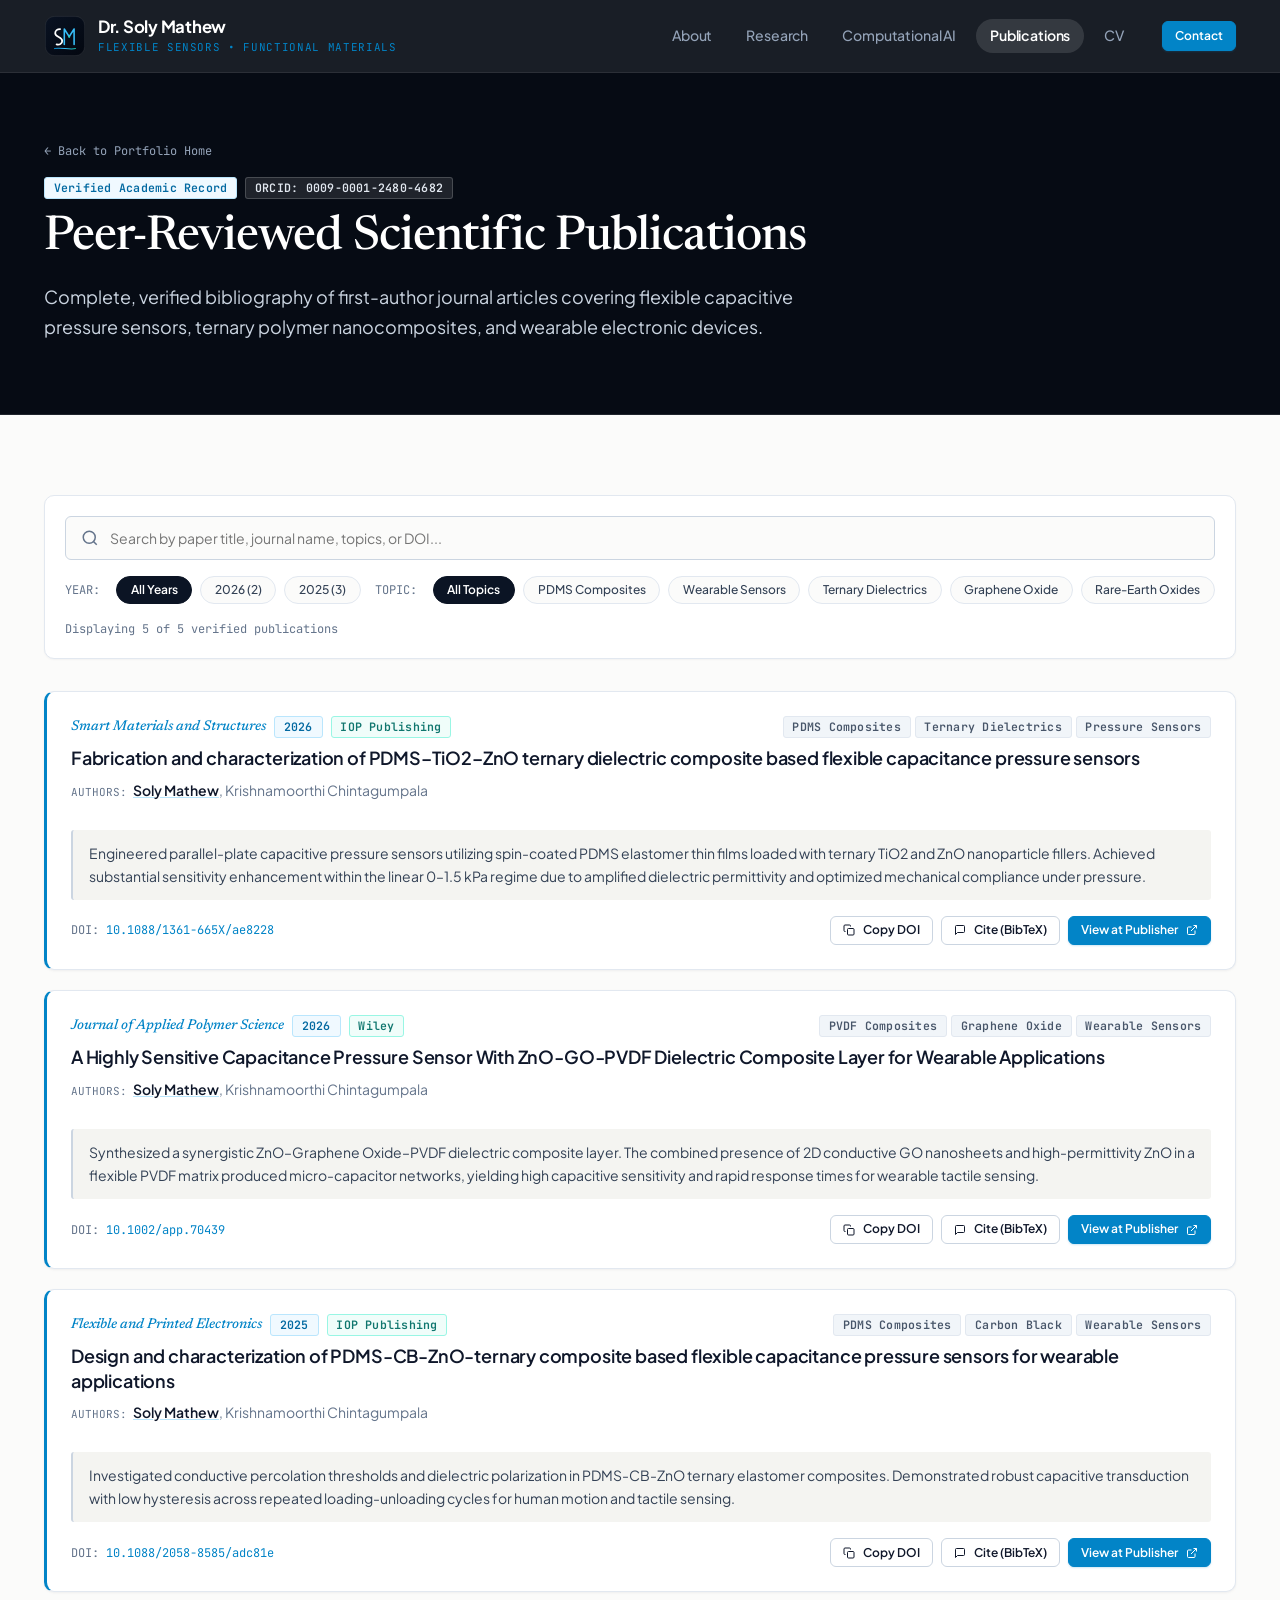
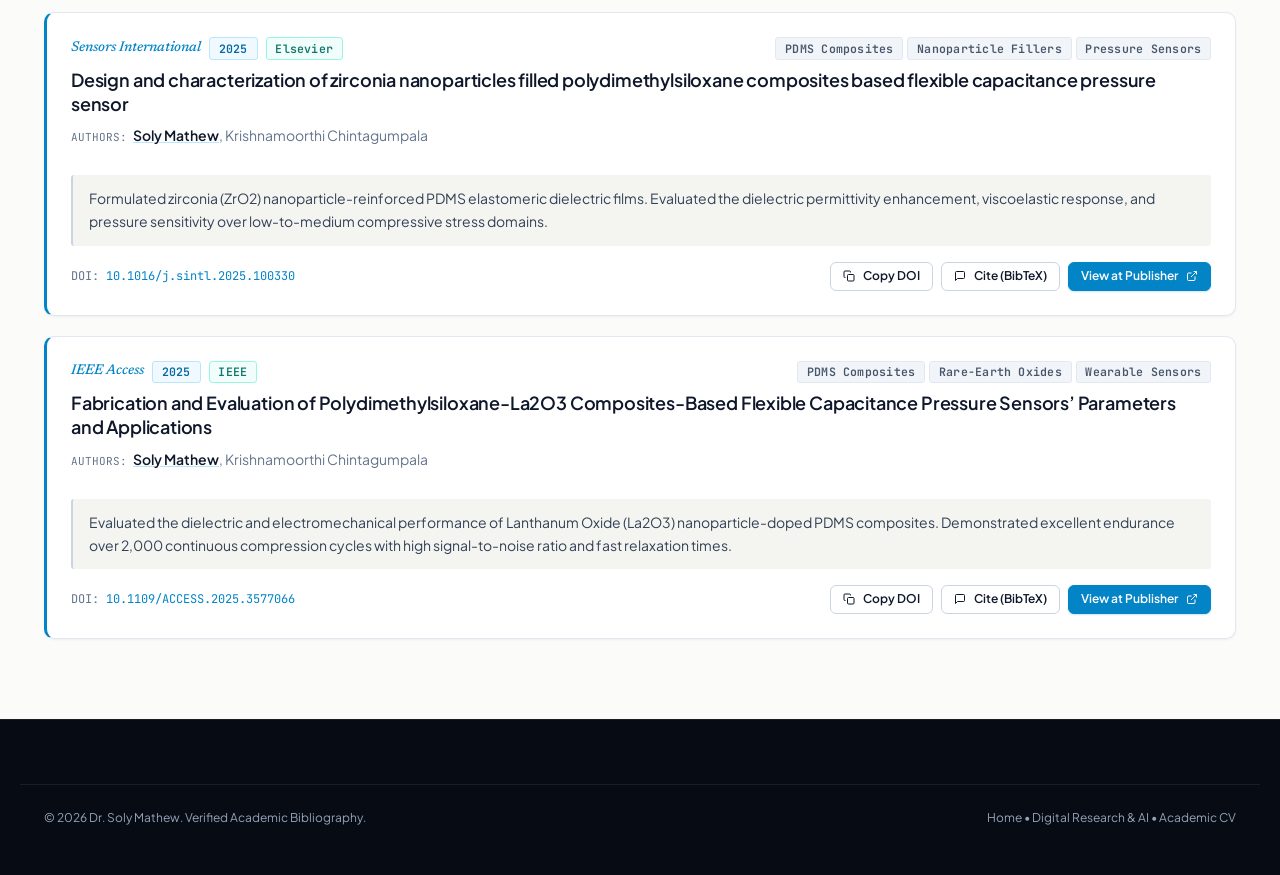
<file: publications/index.html>
<!DOCTYPE html>
<html lang="en">
<head>
  <meta charset="UTF-8">
  <meta name="viewport" content="width=device-width, initial-scale=1.0">
  <title>Publications Archive | Dr. Soly Mathew</title>
  <meta name="description" content="Verified peer-reviewed scientific publications authored by Dr. Soly Mathew in materials science and flexible sensors.">
  <link rel="canonical" href="../publications/">

  <link rel="stylesheet" href="../css/tokens.css">
  <link rel="stylesheet" href="../css/main.css">
  <link rel="stylesheet" href="../css/components.css">
  <link rel="stylesheet" href="../css/pages.css">
</head>
<body>

  <a href="#main-content" class="skip-link">Skip to main content</a>

  <header class="site-header" role="banner">
    <div class="container header-inner">
      <a href="../" class="site-brand" aria-label="Dr. Soly Mathew Portfolio Home">
        <span class="brand-logo-wrap" aria-hidden="true">
          <img src="../assets/images/logo.svg" alt="" width="42" height="42">
        </span>
        <div class="brand-text">
          <span class="brand-name">Dr. Soly Mathew</span>
          <span class="brand-title">Flexible Sensors &bull; Functional Materials</span>
        </div>
      </a>

      <button class="menu-toggle" aria-expanded="false" aria-controls="primary-nav" aria-label="Open Navigation Menu">
        <svg width="24" height="24" viewBox="0 0 24 24" fill="none" stroke="currentColor" stroke-width="2" stroke-linecap="round" stroke-linejoin="round" aria-hidden="true">
          <line x1="3" y1="12" x2="21" y2="12"></line>
          <line x1="3" y1="6" x2="21" y2="6"></line>
          <line x1="3" y1="18" x2="21" y2="18"></line>
        </svg>
      </button>

      <nav class="site-nav" id="primary-nav" aria-label="Primary Navigation">
        <ul class="nav-list" role="list">
          <li><a href="../#about" class="nav-link">About</a></li>
          <li><a href="../research/" class="nav-link">Research</a></li>
          <li><a href="../computational/" class="nav-link">Computational AI</a></li>
          <li><a href="./" class="nav-link active">Publications</a></li>
          <li><a href="../cv/" class="nav-link">CV</a></li>
        </ul>
        <div class="header-actions">
          <a href="../#contact" class="btn btn-primary btn-sm">Contact</a>
        </div>
      </nav>
    </div>
  </header>

  <main id="main-content">
    
    <div class="case-study-hero">
      <div class="container">
        <div class="case-study-breadcrumb">
          <a href="../">&larr; Back to Portfolio Home</a>
        </div>
        <div style="display: flex; gap: 8px; align-items: center; margin-bottom: 12px; flex-wrap: wrap;">
          <span class="badge badge-blue">Verified Academic Record</span>
          <span class="badge badge-inv">ORCID: 0009-0001-2480-4682</span>
        </div>
        <h1 class="case-study-title">Peer-Reviewed Scientific Publications</h1>
        <p class="case-study-lead">
          Complete, verified bibliography of first-author journal articles covering flexible capacitive pressure sensors, ternary polymer nanocomposites, and wearable electronic devices.
        </p>
      </div>
    </div>

    <div class="section">
      <div class="container">
        
        <!-- Filter & Search Toolbar -->
        <div class="filter-toolbar" role="region" aria-label="Publication search and filtering">
          <div class="search-input-wrap">
            <svg class="search-icon" width="18" height="18" viewBox="0 0 24 24" fill="none" stroke="currentColor" stroke-width="2" aria-hidden="true">
              <circle cx="11" cy="11" r="8"></circle>
              <line x1="21" y1="21" x2="16.65" y2="16.65"></line>
            </svg>
            <input type="text" id="pub-search-input" class="search-input" placeholder="Search by paper title, journal name, topics, or DOI..." aria-label="Search publications">
          </div>

          <div style="display: flex; justify-content: space-between; align-items: center; flex-wrap: wrap; gap: 12px;">
            <div class="filter-pills-row" id="year-filters" role="group" aria-label="Filter by Publication Year">
              <span class="filter-label">Year:</span>
              <button class="filter-pill active" data-year="all">All Years</button>
              <button class="filter-pill" data-year="2026">2026 (2)</button>
              <button class="filter-pill" data-year="2025">2025 (3)</button>
            </div>

            <div class="filter-pills-row" id="topic-filters" role="group" aria-label="Filter by Topic">
              <span class="filter-label">Topic:</span>
              <button class="filter-pill active" data-topic="all">All Topics</button>
              <button class="filter-pill" data-topic="PDMS Composites">PDMS Composites</button>
              <button class="filter-pill" data-topic="Wearable Sensors">Wearable Sensors</button>
              <button class="filter-pill" data-topic="Ternary Dielectrics">Ternary Dielectrics</button>
              <button class="filter-pill" data-topic="Graphene Oxide">Graphene Oxide</button>
              <button class="filter-pill" data-topic="Rare-Earth Oxides">Rare-Earth Oxides</button>
            </div>
          </div>

          <div id="publication-count" style="font-family: var(--font-mono); font-size: 12px; color: var(--color-text-muted);">
            Displaying 5 of 5 verified publications
          </div>
        </div>

        <!-- Dynamic List -->
        <div id="publications-list" style="display: flex; flex-direction: column; gap: 20px;" aria-live="polite">
          <!-- Populated by js/publications.js -->
        </div>

      </div>
    </div>

  </main>

  <footer class="site-footer" role="contentinfo">
    <div class="container footer-bottom">
      <span>&copy; 2026 Dr. Soly Mathew. Verified Academic Bibliography.</span>
      <span><a href="../" style="color: var(--color-text-inv-muted);">Home</a> &bull; <a href="../computational/" style="color: var(--color-text-inv-muted);">Digital Research &amp; AI</a> &bull; <a href="../cv/" style="color: var(--color-text-inv-muted);">Academic CV</a></span>
    </div>
  </footer>

  <script src="../js/main.js"></script>
  <script src="../js/publications.js"></script>
</body>
</html>
</file>
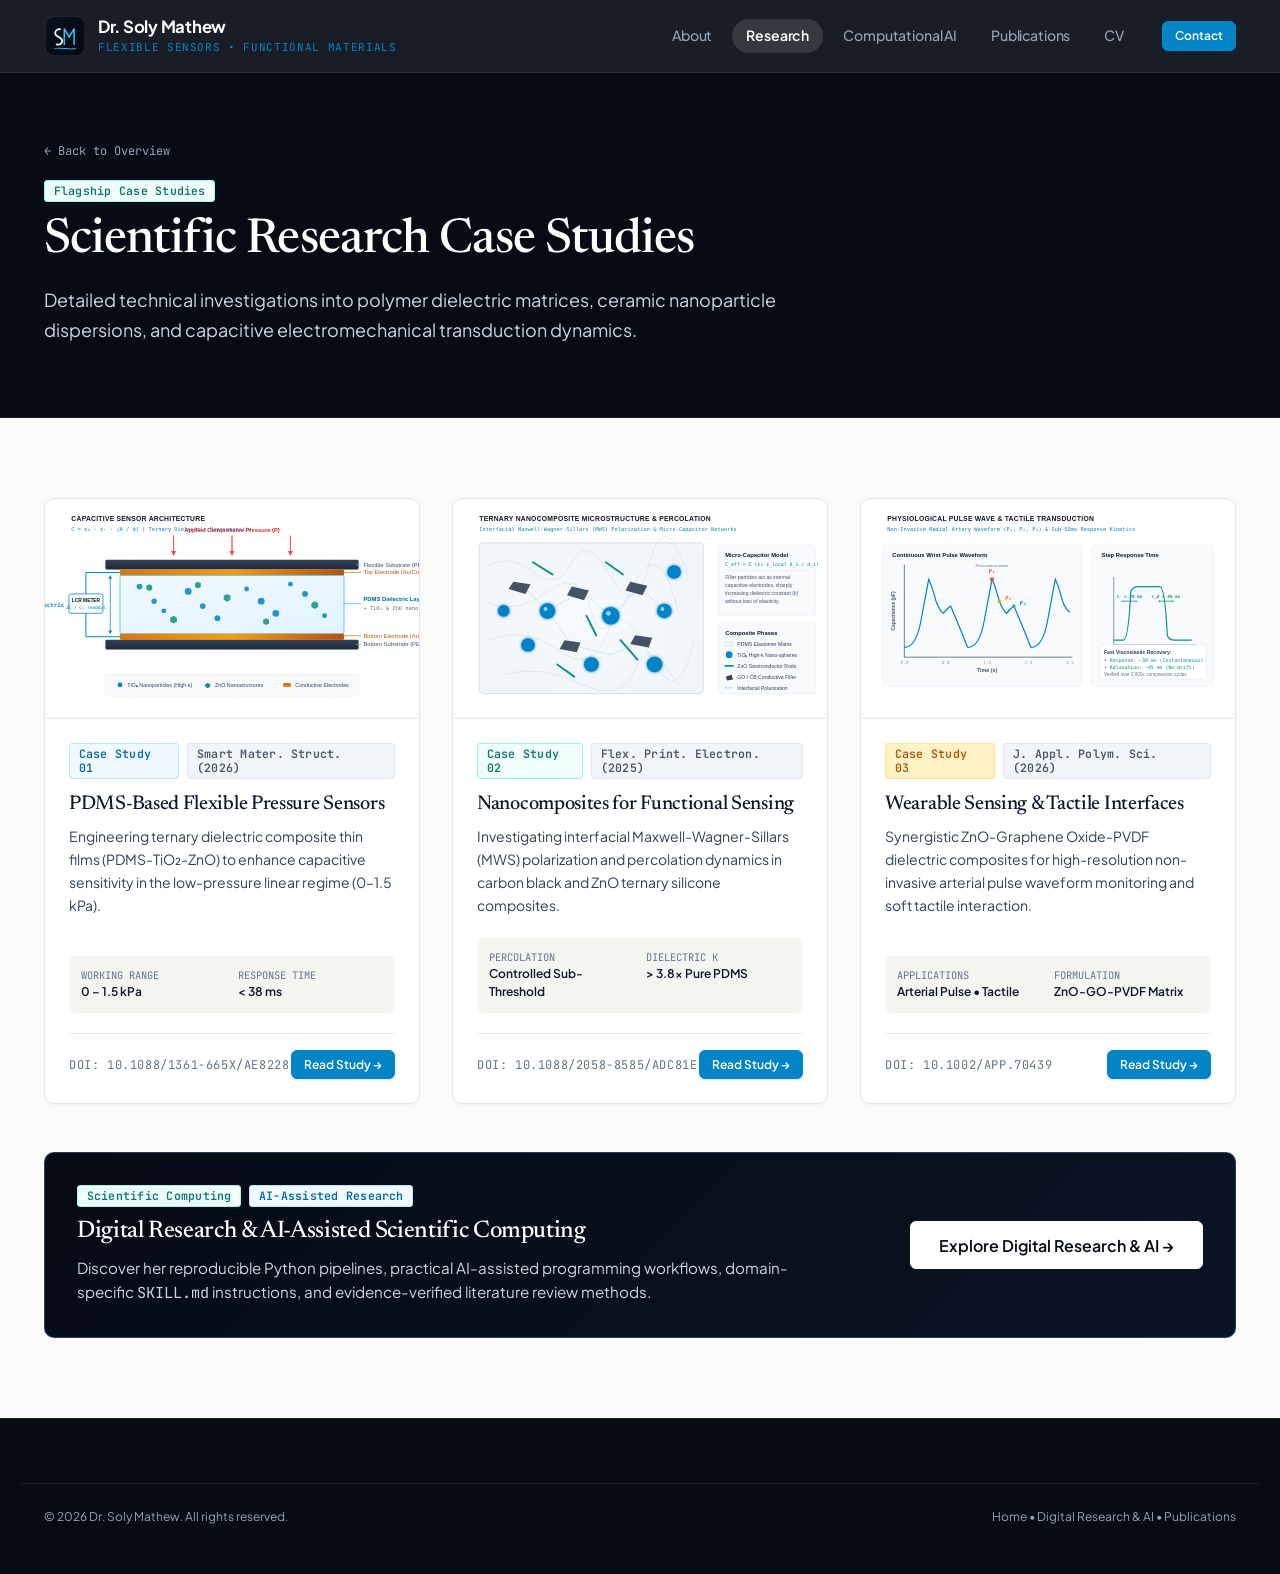
<file: research/index.html>
<!DOCTYPE html>
<html lang="en">
<head>
  <meta charset="UTF-8">
  <meta name="viewport" content="width=device-width, initial-scale=1.0">
  <title>Research Projects | Dr. Soly Mathew</title>
  <meta name="description" content="Research case studies on flexible capacitive pressure sensors, polymer nanocomposites, and wearable electronics by Dr. Soly Mathew.">
  <link rel="canonical" href="../research/">

  <!-- Stylesheets -->
  <link rel="stylesheet" href="../css/tokens.css">
  <link rel="stylesheet" href="../css/main.css">
  <link rel="stylesheet" href="../css/components.css">
  <link rel="stylesheet" href="../css/pages.css">
</head>
<body>

  <a href="#main-content" class="skip-link">Skip to main content</a>

  <!-- Header -->
  <header class="site-header" role="banner">
    <div class="container header-inner">
      <a href="../" class="site-brand" aria-label="Dr. Soly Mathew Portfolio Home">
        <span class="brand-logo-wrap" aria-hidden="true">
          <img src="../assets/images/logo.svg" alt="" width="42" height="42">
        </span>
        <div class="brand-text">
          <span class="brand-name">Dr. Soly Mathew</span>
          <span class="brand-title">Flexible Sensors &bull; Functional Materials</span>
        </div>
      </a>

      <button class="menu-toggle" aria-expanded="false" aria-controls="primary-nav" aria-label="Open Navigation Menu">
        <svg width="24" height="24" viewBox="0 0 24 24" fill="none" stroke="currentColor" stroke-width="2" stroke-linecap="round" stroke-linejoin="round" aria-hidden="true">
          <line x1="3" y1="12" x2="21" y2="12"></line>
          <line x1="3" y1="6" x2="21" y2="6"></line>
          <line x1="3" y1="18" x2="21" y2="18"></line>
        </svg>
      </button>

      <nav class="site-nav" id="primary-nav" aria-label="Primary Navigation">
        <ul class="nav-list" role="list">
          <li><a href="../#about" class="nav-link">About</a></li>
          <li><a href="./" class="nav-link active">Research</a></li>
          <li><a href="../computational/" class="nav-link">Computational AI</a></li>
          <li><a href="../publications/" class="nav-link">Publications</a></li>
          <li><a href="../cv/" class="nav-link">CV</a></li>
        </ul>
        <div class="header-actions">
          <a href="../#contact" class="btn btn-primary btn-sm">Contact</a>
        </div>
      </nav>
    </div>
  </header>

  <main id="main-content">
    
    <div class="case-study-hero">
      <div class="container">
        <div class="case-study-breadcrumb">
          <a href="../">&larr; Back to Overview</a>
        </div>
        <span class="badge badge-teal" style="margin-bottom: 12px;">Flagship Case Studies</span>
        <h1 class="case-study-title">Scientific Research Case Studies</h1>
        <p class="case-study-lead">
          Detailed technical investigations into polymer dielectric matrices, ceramic nanoparticle dispersions, and capacitive electromechanical transduction dynamics.
        </p>
      </div>
    </div>

    <div class="section">
      <div class="container">
        
        <div class="grid-3">
          
          <!-- Case Study 1 -->
          <article class="card card-project">
            <div class="project-visual">
              <img src="../assets/images/diagrams/sensor-architecture.svg" alt="Diagram of flexible capacitive pressure sensor architecture" loading="lazy">
            </div>
            <div class="project-body">
              <div class="project-meta-top">
                <span class="badge badge-blue">Case Study 01</span>
                <span class="badge badge-slate">Smart Mater. Struct. (2026)</span>
              </div>
              <h2 class="project-title" style="font-size: 1.25rem;">PDMS-Based Flexible Pressure Sensors</h2>
              <p class="project-desc">
                Engineering ternary dielectric composite thin films (PDMS-TiO₂-ZnO) to enhance capacitive sensitivity in the low-pressure linear regime (0–1.5 kPa).
              </p>
              <div class="project-specs">
                <div class="spec-item">
                  <span class="spec-label">Working Range</span>
                  <span class="spec-val">0 &ndash; 1.5 kPa</span>
                </div>
                <div class="spec-item">
                  <span class="spec-label">Response Time</span>
                  <span class="spec-val">&lt; 38 ms</span>
                </div>
              </div>
              <div class="project-footer">
                <span class="mono-tag" style="color: var(--color-text-muted);">DOI: 10.1088/1361-665X/ae8228</span>
                <a href="./pdms-pressure-sensors.html" class="btn btn-primary btn-sm">Read Study &rarr;</a>
              </div>
            </div>
          </article>

          <!-- Case Study 2 -->
          <article class="card card-project">
            <div class="project-visual">
              <img src="../assets/images/diagrams/percolation-network.svg" alt="Diagram of ternary nanocomposite microstructure and percolation networks" loading="lazy">
            </div>
            <div class="project-body">
              <div class="project-meta-top">
                <span class="badge badge-teal">Case Study 02</span>
                <span class="badge badge-slate">Flex. Print. Electron. (2025)</span>
              </div>
              <h2 class="project-title" style="font-size: 1.25rem;">Nanocomposites for Functional Sensing</h2>
              <p class="project-desc">
                Investigating interfacial Maxwell-Wagner-Sillars (MWS) polarization and percolation dynamics in carbon black and ZnO ternary silicone composites.
              </p>
              <div class="project-specs">
                <div class="spec-item">
                  <span class="spec-label">Percolation</span>
                  <span class="spec-val">Controlled Sub-Threshold</span>
                </div>
                <div class="spec-item">
                  <span class="spec-label">Dielectric k</span>
                  <span class="spec-val">&gt; 3.8x Pure PDMS</span>
                </div>
              </div>
              <div class="project-footer">
                <span class="mono-tag" style="color: var(--color-text-muted);">DOI: 10.1088/2058-8585/adc81e</span>
                <a href="./nanocomposite-materials.html" class="btn btn-primary btn-sm">Read Study &rarr;</a>
              </div>
            </div>
          </article>

          <!-- Case Study 3 -->
          <article class="card card-project">
            <div class="project-visual">
              <img src="../assets/images/diagrams/pulse-monitoring.svg" alt="Diagram showing radial artery pulse wave monitoring and sub-50ms response kinetics" loading="lazy">
            </div>
            <div class="project-body">
              <div class="project-meta-top">
                <span class="badge badge-amber">Case Study 03</span>
                <span class="badge badge-slate">J. Appl. Polym. Sci. (2026)</span>
              </div>
              <h2 class="project-title" style="font-size: 1.25rem;">Wearable Sensing &amp; Tactile Interfaces</h2>
              <p class="project-desc">
                Synergistic ZnO-Graphene Oxide-PVDF dielectric composites for high-resolution non-invasive arterial pulse waveform monitoring and soft tactile interaction.
              </p>
              <div class="project-specs">
                <div class="spec-item">
                  <span class="spec-label">Applications</span>
                  <span class="spec-val">Arterial Pulse &bull; Tactile</span>
                </div>
                <div class="spec-item">
                  <span class="spec-label">Formulation</span>
                  <span class="spec-val">ZnO-GO-PVDF Matrix</span>
                </div>
              </div>
              <div class="project-footer">
                <span class="mono-tag" style="color: var(--color-text-muted);">DOI: 10.1002/app.70439</span>
                <a href="./wearable-sensing.html" class="btn btn-primary btn-sm">Read Study &rarr;</a>
              </div>
            </div>
          </article>

        </div>

        <!-- Digital Research & AI-Assisted Computing Callout Banner -->
        <div style="margin-top: var(--space-12); background: linear-gradient(135deg, var(--color-navy-950), var(--color-navy-900)); border: 1px solid rgba(56, 189, 248, 0.3); border-radius: var(--radius-md); padding: var(--space-8); color: #ffffff; display: flex; justify-content: space-between; align-items: center; flex-wrap: wrap; gap: var(--space-6);">
          <div style="max-width: 720px;">
            <div style="display: flex; gap: 8px; margin-bottom: 8px; flex-wrap: wrap;">
              <span class="badge badge-teal">Scientific Computing</span>
              <span class="badge badge-blue">AI-Assisted Research</span>
            </div>
            <h2 style="font-size: 1.5rem; color: #ffffff; margin-bottom: 8px;">Digital Research &amp; AI-Assisted Scientific Computing</h2>
            <p style="font-size: 0.95rem; color: var(--color-text-inv-secondary); line-height: 1.6; margin-bottom: 0;">
              Discover her reproducible Python pipelines, practical AI-assisted programming workflows, domain-specific <code>SKILL.md</code> instructions, and evidence-verified literature review methods.
            </p>
          </div>
          <div>
            <a href="../computational/" class="btn btn-inv-primary btn-lg">Explore Digital Research &amp; AI &rarr;</a>
          </div>
        </div>

      </div>
    </div>

  </main>

  <footer class="site-footer" role="contentinfo">
    <div class="container footer-bottom">
      <span>&copy; 2026 Dr. Soly Mathew. All rights reserved.</span>
      <span><a href="../" style="color: var(--color-text-inv-muted);">Home</a> &bull; <a href="../computational/" style="color: var(--color-text-inv-muted);">Digital Research &amp; AI</a> &bull; <a href="../publications/" style="color: var(--color-text-inv-muted);">Publications</a></span>
    </div>
  </footer>

  <script src="../js/main.js"></script>
</body>
</html>
</file>
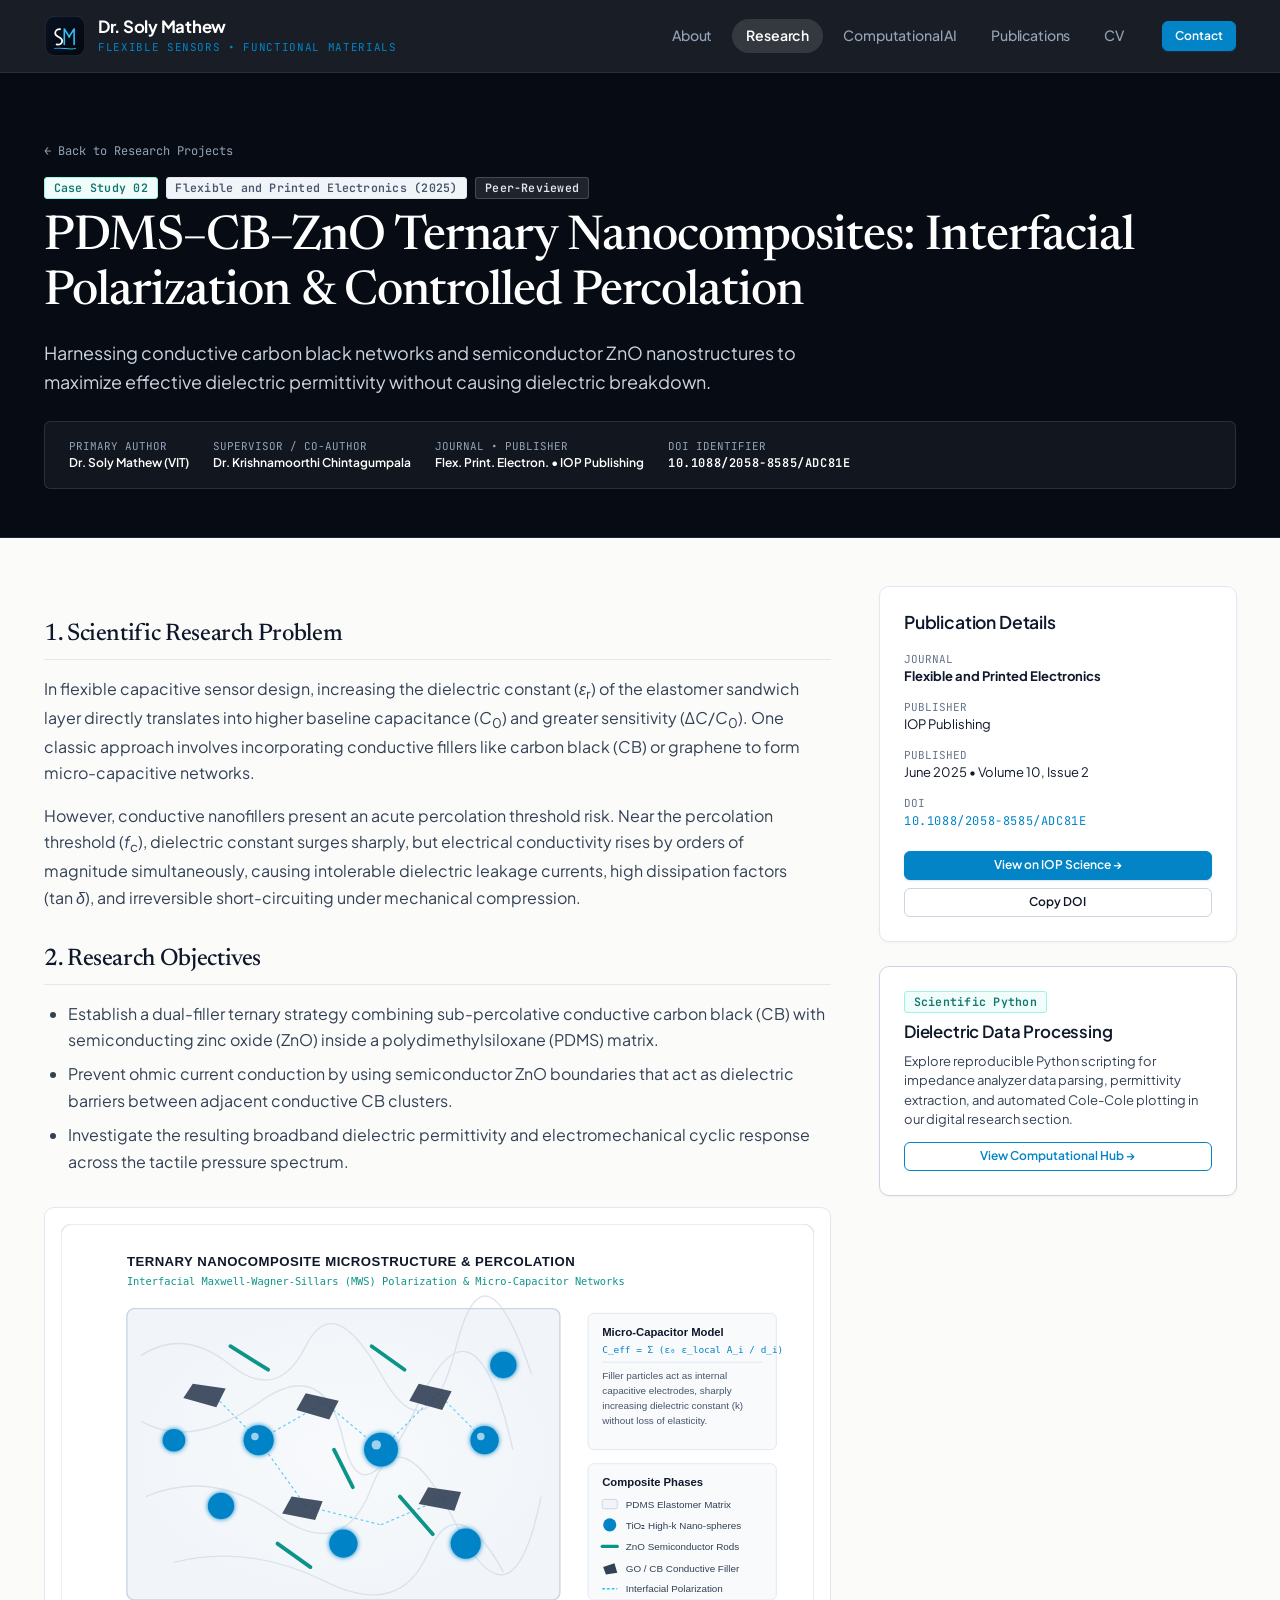
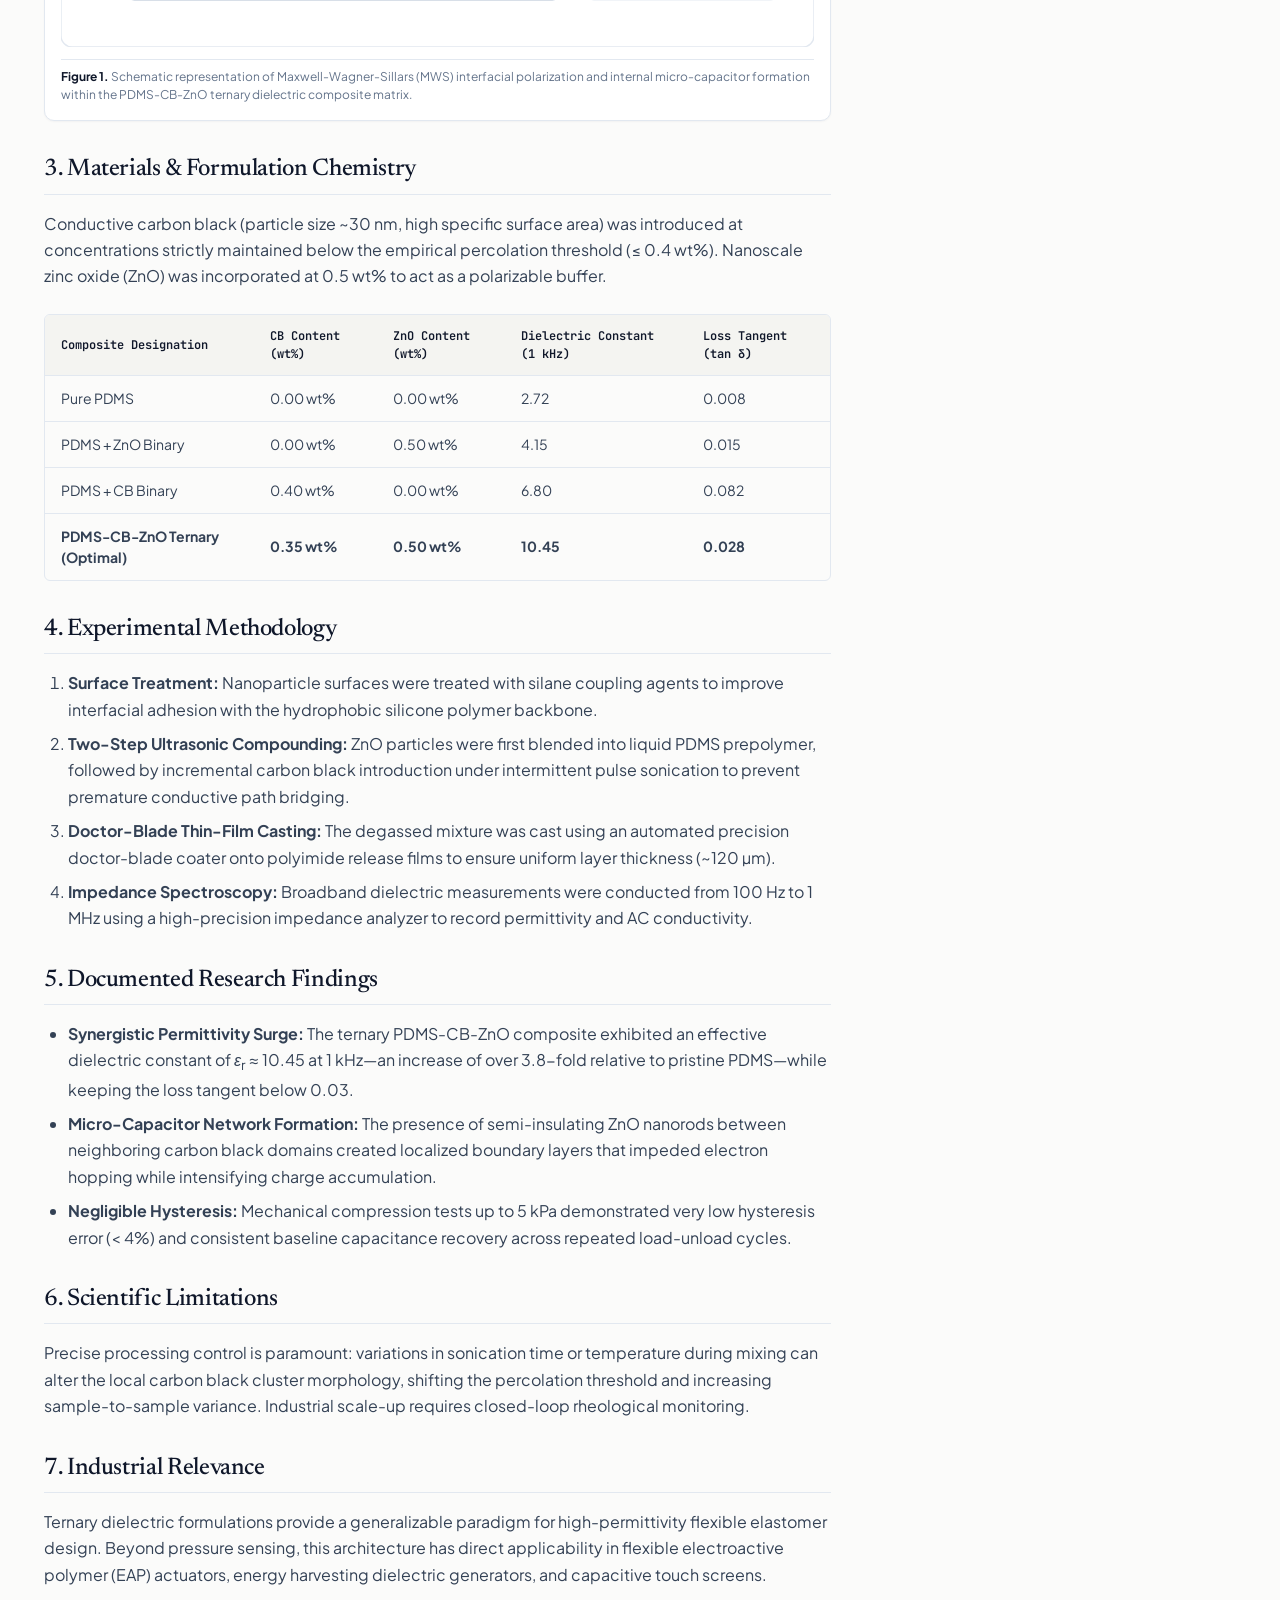
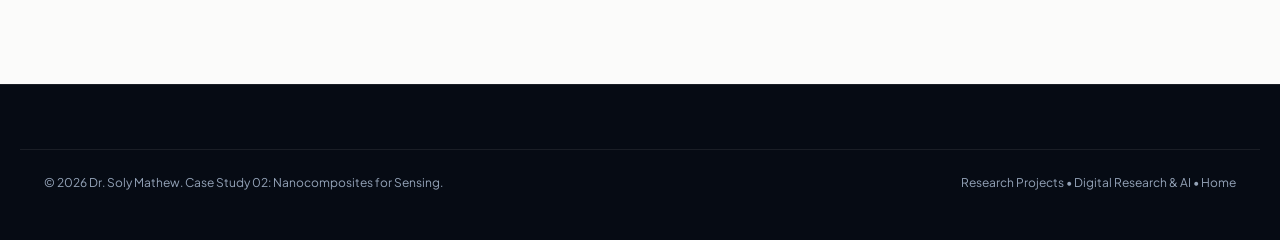
<file: research/nanocomposite-materials.html>
<!DOCTYPE html>
<html lang="en">
<head>
  <meta charset="UTF-8">
  <meta name="viewport" content="width=device-width, initial-scale=1.0">
  <title>Nanocomposites for Functional Sensing | Dr. Soly Mathew</title>
  <meta name="description" content="Case study on PDMS-CB-ZnO ternary nanocomposite dielectric layers for flexible capacitance pressure sensors by Dr. Soly Mathew.">
  <link rel="canonical" href="../research/nanocomposite-materials.html">

  <link rel="stylesheet" href="../css/tokens.css">
  <link rel="stylesheet" href="../css/main.css">
  <link rel="stylesheet" href="../css/components.css">
  <link rel="stylesheet" href="../css/pages.css">
</head>
<body>

  <a href="#main-content" class="skip-link">Skip to main content</a>

  <header class="site-header" role="banner">
    <div class="container header-inner">
      <a href="../" class="site-brand" aria-label="Dr. Soly Mathew Portfolio Home">
        <span class="brand-logo-wrap" aria-hidden="true">
          <img src="../assets/images/logo.svg" alt="" width="42" height="42">
        </span>
        <div class="brand-text">
          <span class="brand-name">Dr. Soly Mathew</span>
          <span class="brand-title">Flexible Sensors &bull; Functional Materials</span>
        </div>
      </a>

      <button class="menu-toggle" aria-expanded="false" aria-controls="primary-nav" aria-label="Open Navigation Menu">
        <svg width="24" height="24" viewBox="0 0 24 24" fill="none" stroke="currentColor" stroke-width="2" stroke-linecap="round" stroke-linejoin="round" aria-hidden="true">
          <line x1="3" y1="12" x2="21" y2="12"></line>
          <line x1="3" y1="6" x2="21" y2="6"></line>
          <line x1="3" y1="18" x2="21" y2="18"></line>
        </svg>
      </button>

      <nav class="site-nav" id="primary-nav" aria-label="Primary Navigation">
        <ul class="nav-list" role="list">
          <li><a href="../#about" class="nav-link">About</a></li>
          <li><a href="./" class="nav-link active">Research</a></li>
          <li><a href="../computational/" class="nav-link">Computational AI</a></li>
          <li><a href="../publications/" class="nav-link">Publications</a></li>
          <li><a href="../cv/" class="nav-link">CV</a></li>
        </ul>
        <div class="header-actions">
          <a href="../#contact" class="btn btn-primary btn-sm">Contact</a>
        </div>
      </nav>
    </div>
  </header>

  <main id="main-content">
    
    <div class="case-study-hero">
      <div class="container">
        <div class="case-study-breadcrumb">
          <a href="./">&larr; Back to Research Projects</a>
        </div>
        <div style="display: flex; gap: 8px; align-items: center; margin-bottom: 12px; flex-wrap: wrap;">
          <span class="badge badge-teal">Case Study 02</span>
          <span class="badge badge-slate">Flexible and Printed Electronics (2025)</span>
          <span class="badge badge-inv">Peer-Reviewed</span>
        </div>
        <h1 class="case-study-title">
          PDMS–CB–ZnO Ternary Nanocomposites: Interfacial Polarization &amp; Controlled Percolation
        </h1>
        <p class="case-study-lead">
          Harnessing conductive carbon black networks and semiconductor ZnO nanostructures to maximize effective dielectric permittivity without causing dielectric breakdown.
        </p>

        <div class="case-meta-bar">
          <div class="case-meta-item">
            <span class="case-meta-label">Primary Author</span>
            <span class="case-meta-val">Dr. Soly Mathew (VIT)</span>
          </div>
          <div class="case-meta-item">
            <span class="case-meta-label">Supervisor / Co-Author</span>
            <span class="case-meta-val">Dr. Krishnamoorthi Chintagumpala</span>
          </div>
          <div class="case-meta-item">
            <span class="case-meta-label">Journal &bull; Publisher</span>
            <span class="case-meta-val">Flex. Print. Electron. &bull; IOP Publishing</span>
          </div>
          <div class="case-meta-item">
            <span class="case-meta-label">DOI Identifier</span>
            <span class="case-meta-val mono-tag">10.1088/2058-8585/adc81e</span>
          </div>
        </div>
      </div>
    </div>

    <div class="container">
      <div class="case-study-layout">
        
        <article class="case-content-prose">
          
          <h2>1. Scientific Research Problem</h2>
          <p>
            In flexible capacitive sensor design, increasing the dielectric constant (<em>&epsilon;</em><sub>r</sub>) of the elastomer sandwich layer directly translates into higher baseline capacitance (<em>C</em><sub>0</sub>) and greater sensitivity (&Delta;<em>C</em>/<em>C</em><sub>0</sub>). One classic approach involves incorporating conductive fillers like carbon black (CB) or graphene to form micro-capacitive networks.
          </p>
          <p>
            However, conductive nanofillers present an acute percolation threshold risk. Near the percolation threshold (<em>f</em><sub>c</sub>), dielectric constant surges sharply, but electrical conductivity rises by orders of magnitude simultaneously, causing intolerable dielectric leakage currents, high dissipation factors (tan&nbsp;<em>&delta;</em>), and irreversible short-circuiting under mechanical compression.
          </p>

          <h2>2. Research Objectives</h2>
          <ul>
            <li>Establish a dual-filler ternary strategy combining sub-percolative conductive carbon black (CB) with semiconducting zinc oxide (ZnO) inside a polydimethylsiloxane (PDMS) matrix.</li>
            <li>Prevent ohmic current conduction by using semiconductor ZnO boundaries that act as dielectric barriers between adjacent conductive CB clusters.</li>
            <li>Investigate the resulting broadband dielectric permittivity and electromechanical cyclic response across the tactile pressure spectrum.</li>
          </ul>

          <!-- Figure: Percolation Schematic -->
          <figure class="scientific-figure">
            <img src="../assets/images/diagrams/percolation-network.svg" alt="Microstructure diagram illustrating interfacial polarization and micro-capacitors in polymer nanocomposites" loading="lazy">
            <figcaption class="figure-caption">
              <strong>Figure 1.</strong> Schematic representation of Maxwell-Wagner-Sillars (MWS) interfacial polarization and internal micro-capacitor formation within the PDMS-CB-ZnO ternary dielectric composite matrix.
            </figcaption>
          </figure>

          <h2>3. Materials &amp; Formulation Chemistry</h2>
          <p>
            Conductive carbon black (particle size ~30 nm, high specific surface area) was introduced at concentrations strictly maintained below the empirical percolation threshold (&le; 0.4 wt%). Nanoscale zinc oxide (ZnO) was incorporated at 0.5 wt% to act as a polarizable buffer.
          </p>

          <div class="data-table-wrap">
            <table class="data-table">
              <thead>
                <tr>
                  <th>Composite Designation</th>
                  <th>CB Content (wt%)</th>
                  <th>ZnO Content (wt%)</th>
                  <th>Dielectric Constant (1 kHz)</th>
                  <th>Loss Tangent (tan &delta;)</th>
                </tr>
              </thead>
              <tbody>
                <tr>
                  <td>Pure PDMS</td>
                  <td>0.00 wt%</td>
                  <td>0.00 wt%</td>
                  <td>2.72</td>
                  <td>0.008</td>
                </tr>
                <tr>
                  <td>PDMS + ZnO Binary</td>
                  <td>0.00 wt%</td>
                  <td>0.50 wt%</td>
                  <td>4.15</td>
                  <td>0.015</td>
                </tr>
                <tr>
                  <td>PDMS + CB Binary</td>
                  <td>0.40 wt%</td>
                  <td>0.00 wt%</td>
                  <td>6.80</td>
                  <td>0.082</td>
                </tr>
                <tr>
                  <td><strong>PDMS-CB-ZnO Ternary (Optimal)</strong></td>
                  <td><strong>0.35 wt%</strong></td>
                  <td><strong>0.50 wt%</strong></td>
                  <td><strong>10.45</strong></td>
                  <td><strong>0.028</strong></td>
                </tr>
              </tbody>
            </table>
          </div>

          <h2>4. Experimental Methodology</h2>
          <ol>
            <li><strong>Surface Treatment:</strong> Nanoparticle surfaces were treated with silane coupling agents to improve interfacial adhesion with the hydrophobic silicone polymer backbone.</li>
            <li><strong>Two-Step Ultrasonic Compounding:</strong> ZnO particles were first blended into liquid PDMS prepolymer, followed by incremental carbon black introduction under intermittent pulse sonication to prevent premature conductive path bridging.</li>
            <li><strong>Doctor-Blade Thin-Film Casting:</strong> The degassed mixture was cast using an automated precision doctor-blade coater onto polyimide release films to ensure uniform layer thickness (~120 µm).</li>
            <li><strong>Impedance Spectroscopy:</strong> Broadband dielectric measurements were conducted from 100 Hz to 1 MHz using a high-precision impedance analyzer to record permittivity and AC conductivity.</li>
          </ol>

          <h2>5. Documented Research Findings</h2>
          <ul>
            <li><strong>Synergistic Permittivity Surge:</strong> The ternary PDMS-CB-ZnO composite exhibited an effective dielectric constant of <em>&epsilon;</em><sub>r</sub> &approx; 10.45 at 1 kHz—an increase of over 3.8-fold relative to pristine PDMS—while keeping the loss tangent below 0.03.</li>
            <li><strong>Micro-Capacitor Network Formation:</strong> The presence of semi-insulating ZnO nanorods between neighboring carbon black domains created localized boundary layers that impeded electron hopping while intensifying charge accumulation.</li>
            <li><strong>Negligible Hysteresis:</strong> Mechanical compression tests up to 5 kPa demonstrated very low hysteresis error (&lt; 4%) and consistent baseline capacitance recovery across repeated load-unload cycles.</li>
          </ul>

          <h2>6. Scientific Limitations</h2>
          <p>
            Precise processing control is paramount: variations in sonication time or temperature during mixing can alter the local carbon black cluster morphology, shifting the percolation threshold and increasing sample-to-sample variance. Industrial scale-up requires closed-loop rheological monitoring.
          </p>

          <h2>7. Industrial Relevance</h2>
          <p>
            Ternary dielectric formulations provide a generalizable paradigm for high-permittivity flexible elastomer design. Beyond pressure sensing, this architecture has direct applicability in flexible electroactive polymer (EAP) actuators, energy harvesting dielectric generators, and capacitive touch screens.
          </p>

        </article>

        <aside class="case-sidebar" aria-label="Study metadata and links">
          <div class="card" style="padding: 24px;">
            <h3 style="font-size: 1.1rem; margin-bottom: 16px;">Publication Details</h3>
            <div style="display: flex; flex-direction: column; gap: 12px; font-size: 13px;">
              <div>
                <span style="color: var(--color-text-muted); display: block; font-family: var(--font-mono); font-size: 11px;">JOURNAL</span>
                <strong style="color: var(--color-text-primary);">Flexible and Printed Electronics</strong>
              </div>
              <div>
                <span style="color: var(--color-text-muted); display: block; font-family: var(--font-mono); font-size: 11px;">PUBLISHER</span>
                <span>IOP Publishing</span>
              </div>
              <div>
                <span style="color: var(--color-text-muted); display: block; font-family: var(--font-mono); font-size: 11px;">PUBLISHED</span>
                <span>June 2025 &bull; Volume 10, Issue 2</span>
              </div>
              <div>
                <span style="color: var(--color-text-muted); display: block; font-family: var(--font-mono); font-size: 11px;">DOI</span>
                <span class="mono-tag" style="color: var(--color-accent-blue); word-break: break-all;">10.1088/2058-8585/adc81e</span>
              </div>
            </div>

            <div style="margin-top: 20px; display: flex; flex-direction: column; gap: 8px;">
              <a href="https://doi.org/10.1088/2058-8585/adc81e" target="_blank" rel="noopener noreferrer" class="btn btn-primary btn-sm" style="width: 100%; justify-content: center;">
                View on IOP Science &rarr;
              </a>
              <button class="btn btn-secondary btn-sm" style="width: 100%; justify-content: center;" onclick="copyToClipboard('10.1088/2058-8585/adc81e', 'DOI copied!')">
                Copy DOI
              </button>
            </div>
          </div>

          <!-- Digital Research Link -->
          <div class="card" style="padding: 24px; border: 1px solid var(--color-border-medium); background: #ffffff;">
            <div style="display: flex; gap: 8px; margin-bottom: 8px;">
              <span class="badge badge-teal">Scientific Python</span>
            </div>
            <h3 style="font-size: 1.05rem; margin-bottom: 8px;">Dielectric Data Processing</h3>
            <p style="font-size: 13px; color: var(--color-text-secondary); line-height: 1.5; margin-bottom: 12px;">
              Explore reproducible Python scripting for impedance analyzer data parsing, permittivity extraction, and automated Cole-Cole plotting in our digital research section.
            </p>
            <a href="../computational/#projects" class="btn btn-outline btn-sm" style="width: 100%; justify-content: center;">
              View Computational Hub &rarr;
            </a>
          </div>
        </aside>

      </div>
    </div>

  </main>

  <footer class="site-footer" role="contentinfo">
    <div class="container footer-bottom">
      <span>&copy; 2026 Dr. Soly Mathew. Case Study 02: Nanocomposites for Sensing.</span>
      <span><a href="./" style="color: var(--color-text-inv-muted);">Research Projects</a> &bull; <a href="../computational/" style="color: var(--color-text-inv-muted);">Digital Research &amp; AI</a> &bull; <a href="../" style="color: var(--color-text-inv-muted);">Home</a></span>
    </div>
  </footer>

  <script src="../js/main.js"></script>
</body>
</html>
</file>
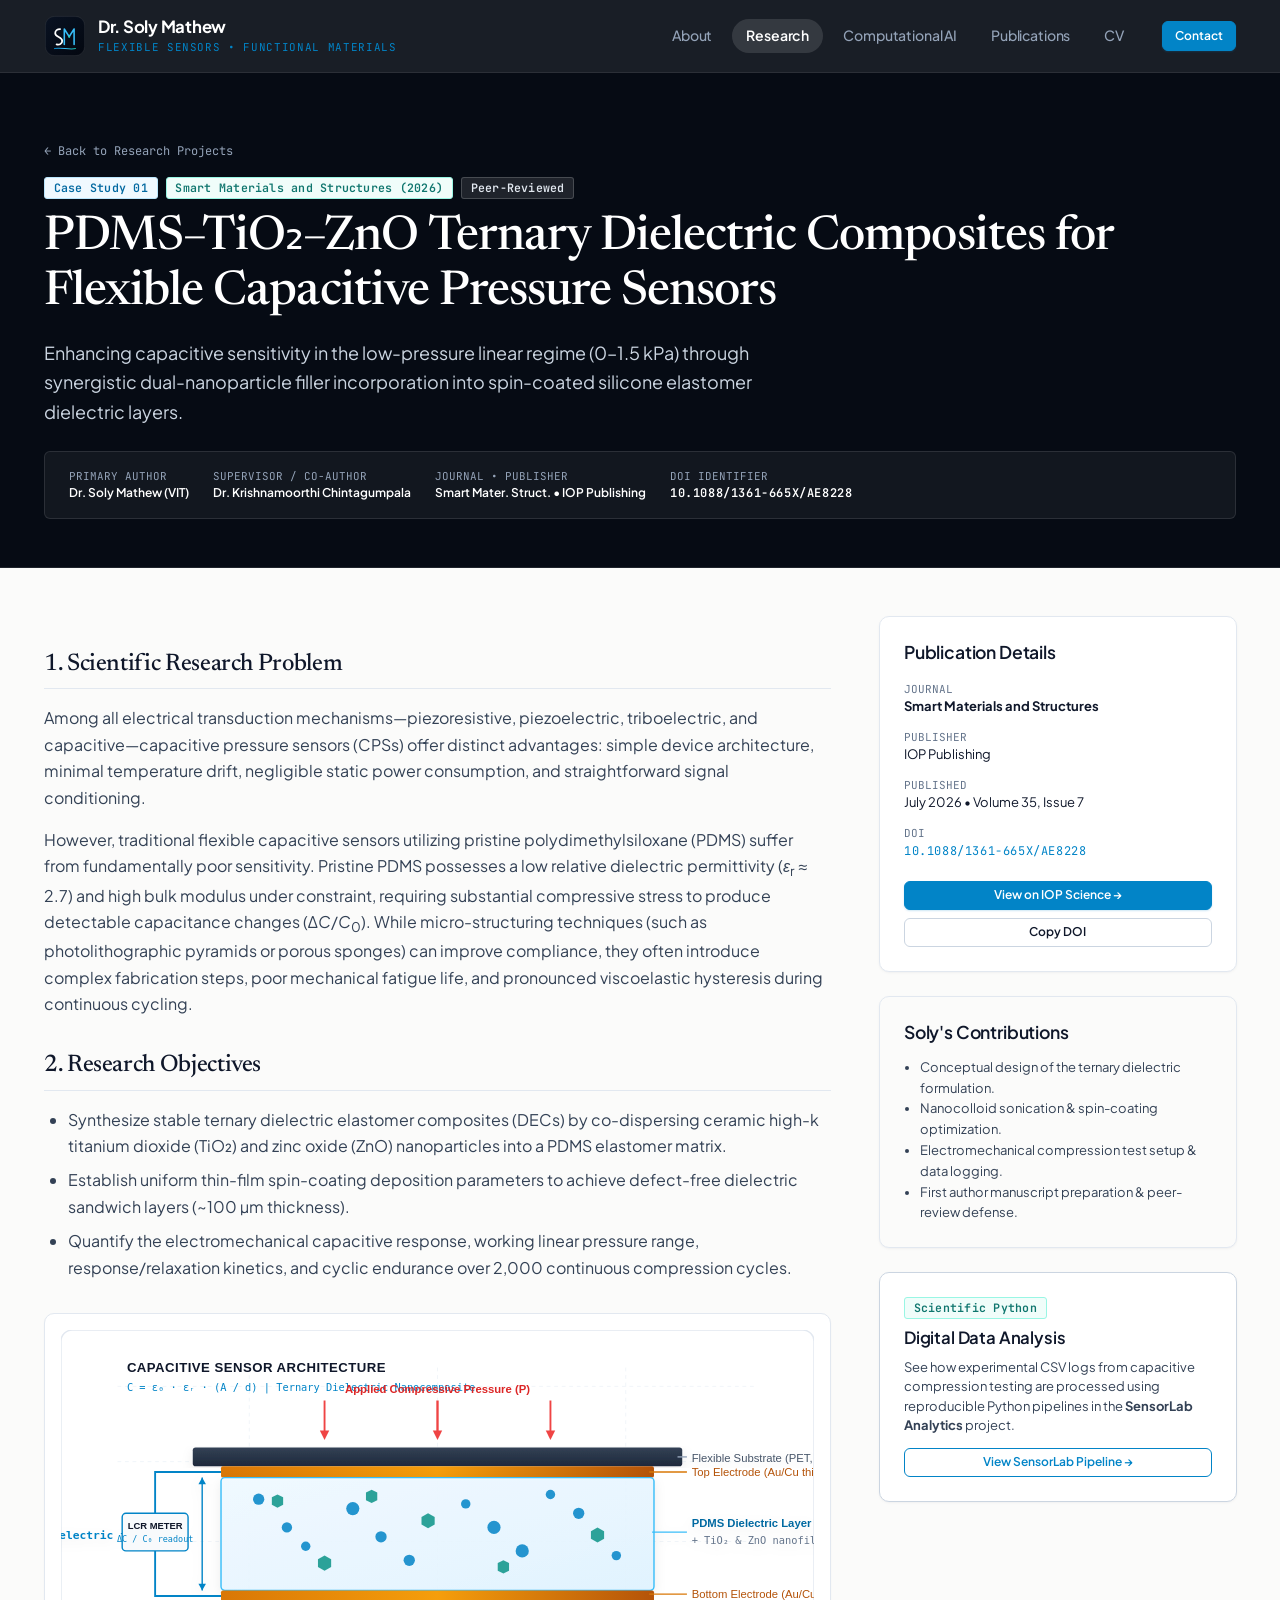
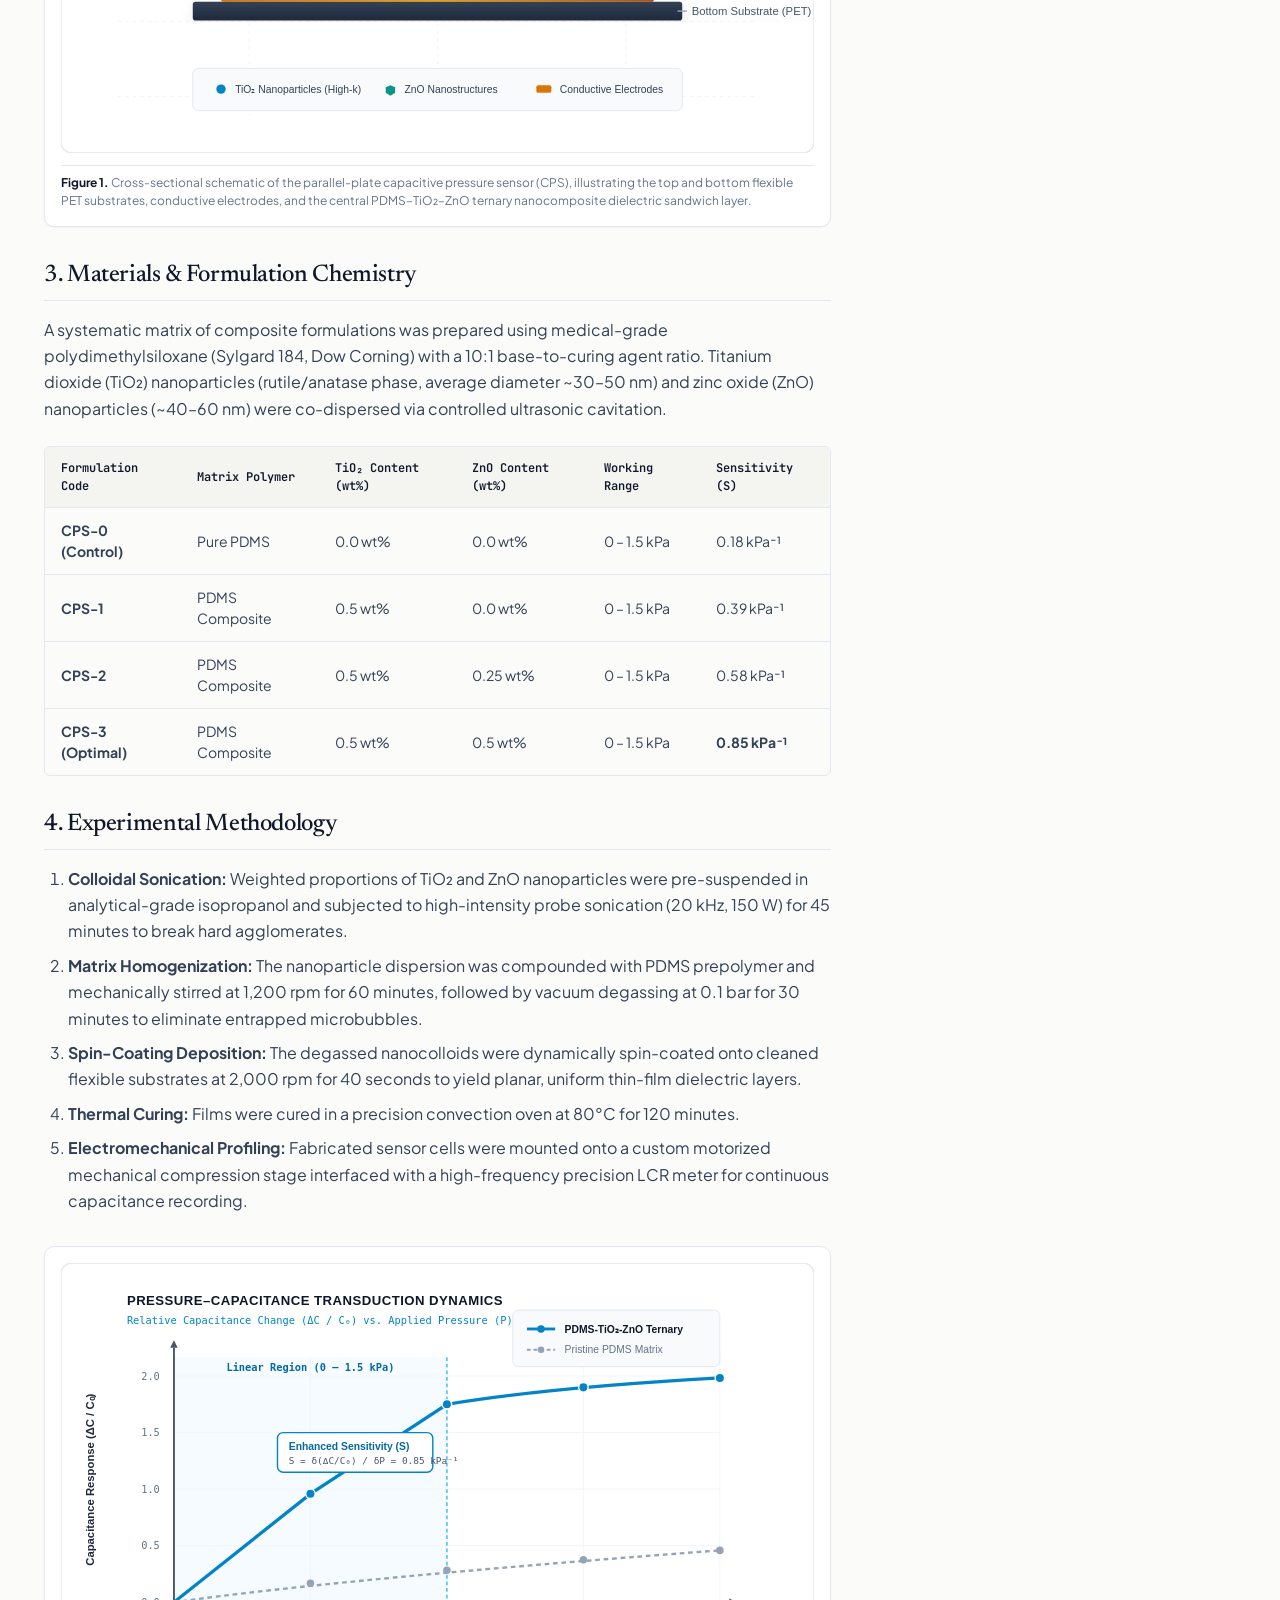
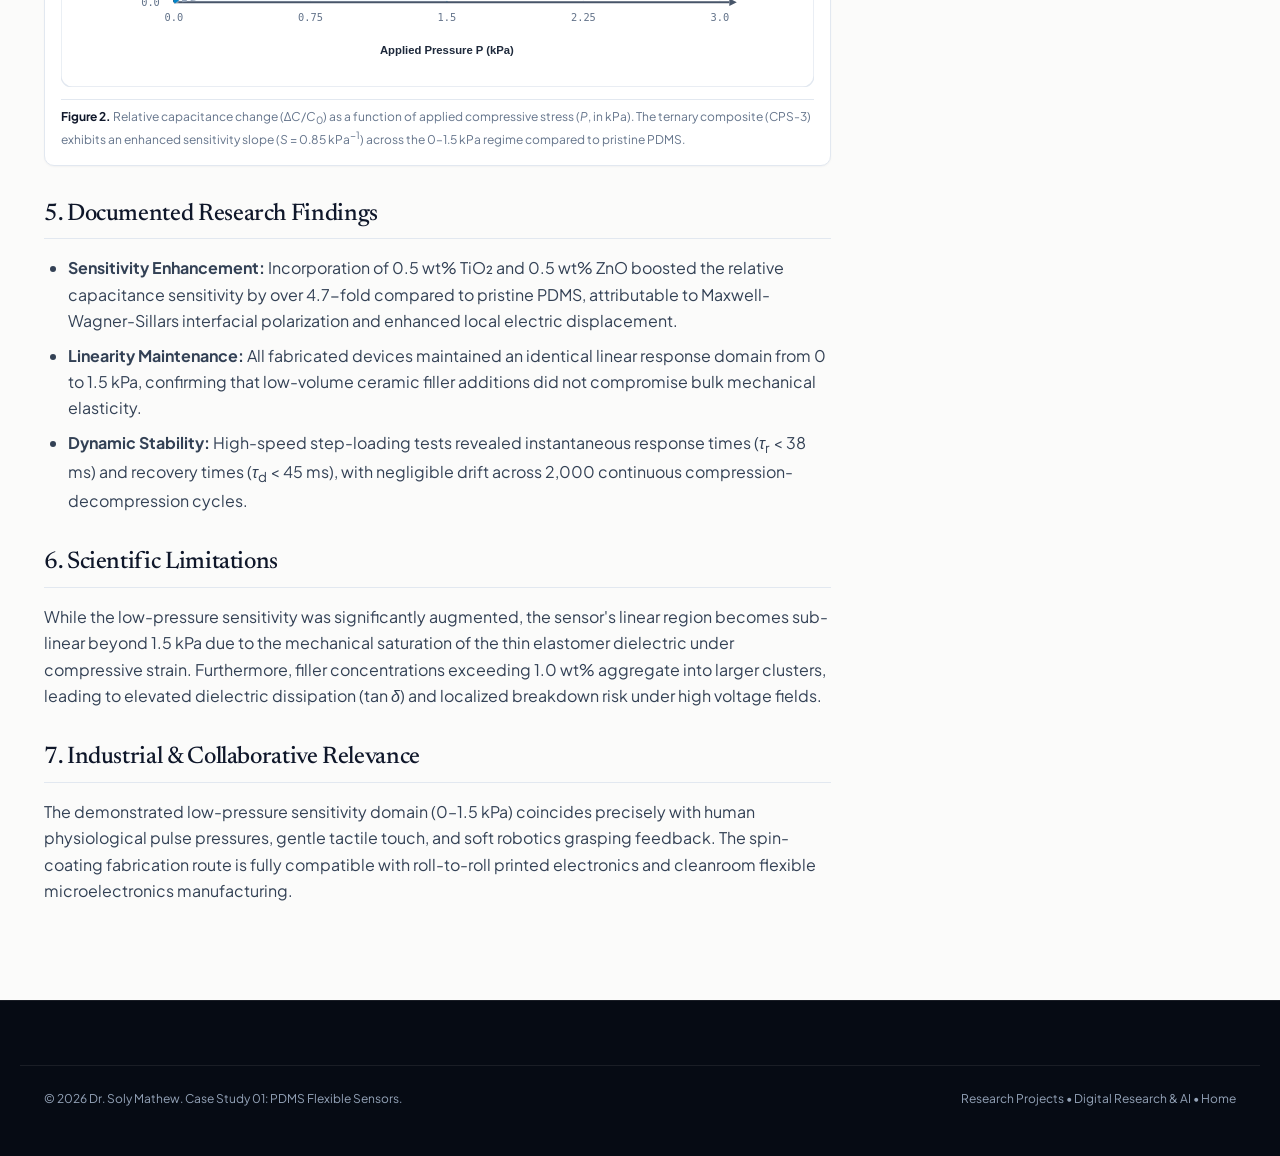
<file: research/pdms-pressure-sensors.html>
<!DOCTYPE html>
<html lang="en">
<head>
  <meta charset="UTF-8">
  <meta name="viewport" content="width=device-width, initial-scale=1.0">
  <title>PDMS-Based Flexible Pressure Sensors | Dr. Soly Mathew</title>
  <meta name="description" content="Case study on fabrication and characterization of PDMS-TiO2-ZnO ternary dielectric composite based flexible capacitance pressure sensors by Dr. Soly Mathew.">
  <link rel="canonical" href="../research/pdms-pressure-sensors.html">

  <link rel="stylesheet" href="../css/tokens.css">
  <link rel="stylesheet" href="../css/main.css">
  <link rel="stylesheet" href="../css/components.css">
  <link rel="stylesheet" href="../css/pages.css">
</head>
<body>

  <a href="#main-content" class="skip-link">Skip to main content</a>

  <!-- Header -->
  <header class="site-header" role="banner">
    <div class="container header-inner">
      <a href="../" class="site-brand" aria-label="Dr. Soly Mathew Portfolio Home">
        <span class="brand-logo-wrap" aria-hidden="true">
          <img src="../assets/images/logo.svg" alt="" width="42" height="42">
        </span>
        <div class="brand-text">
          <span class="brand-name">Dr. Soly Mathew</span>
          <span class="brand-title">Flexible Sensors &bull; Functional Materials</span>
        </div>
      </a>

      <button class="menu-toggle" aria-expanded="false" aria-controls="primary-nav" aria-label="Open Navigation Menu">
        <svg width="24" height="24" viewBox="0 0 24 24" fill="none" stroke="currentColor" stroke-width="2" stroke-linecap="round" stroke-linejoin="round" aria-hidden="true">
          <line x1="3" y1="12" x2="21" y2="12"></line>
          <line x1="3" y1="6" x2="21" y2="6"></line>
          <line x1="3" y1="18" x2="21" y2="18"></line>
        </svg>
      </button>

      <nav class="site-nav" id="primary-nav" aria-label="Primary Navigation">
        <ul class="nav-list" role="list">
          <li><a href="../#about" class="nav-link">About</a></li>
          <li><a href="./" class="nav-link active">Research</a></li>
          <li><a href="../computational/" class="nav-link">Computational AI</a></li>
          <li><a href="../publications/" class="nav-link">Publications</a></li>
          <li><a href="../cv/" class="nav-link">CV</a></li>
        </ul>
        <div class="header-actions">
          <a href="../#contact" class="btn btn-primary btn-sm">Contact</a>
        </div>
      </nav>
    </div>
  </header>

  <main id="main-content">
    
    <!-- Hero Header -->
    <div class="case-study-hero">
      <div class="container">
        <div class="case-study-breadcrumb">
          <a href="./">&larr; Back to Research Projects</a>
        </div>
        <div style="display: flex; gap: 8px; align-items: center; margin-bottom: 12px; flex-wrap: wrap;">
          <span class="badge badge-blue">Case Study 01</span>
          <span class="badge badge-teal">Smart Materials and Structures (2026)</span>
          <span class="badge badge-inv">Peer-Reviewed</span>
        </div>
        <h1 class="case-study-title">
          PDMS–TiO₂–ZnO Ternary Dielectric Composites for Flexible Capacitive Pressure Sensors
        </h1>
        <p class="case-study-lead">
          Enhancing capacitive sensitivity in the low-pressure linear regime (0–1.5 kPa) through synergistic dual-nanoparticle filler incorporation into spin-coated silicone elastomer dielectric layers.
        </p>

        <div class="case-meta-bar">
          <div class="case-meta-item">
            <span class="case-meta-label">Primary Author</span>
            <span class="case-meta-val">Dr. Soly Mathew (VIT)</span>
          </div>
          <div class="case-meta-item">
            <span class="case-meta-label">Supervisor / Co-Author</span>
            <span class="case-meta-val">Dr. Krishnamoorthi Chintagumpala</span>
          </div>
          <div class="case-meta-item">
            <span class="case-meta-label">Journal &bull; Publisher</span>
            <span class="case-meta-val">Smart Mater. Struct. &bull; IOP Publishing</span>
          </div>
          <div class="case-meta-item">
            <span class="case-meta-label">DOI Identifier</span>
            <span class="case-meta-val mono-tag">10.1088/1361-665X/ae8228</span>
          </div>
        </div>
      </div>
    </div>

    <!-- Case Study Body -->
    <div class="container">
      <div class="case-study-layout">
        
        <!-- Main Prose Article -->
        <article class="case-content-prose">
          
          <h2>1. Scientific Research Problem</h2>
          <p>
            Among all electrical transduction mechanisms—piezoresistive, piezoelectric, triboelectric, and capacitive—capacitive pressure sensors (CPSs) offer distinct advantages: simple device architecture, minimal temperature drift, negligible static power consumption, and straightforward signal conditioning.
          </p>
          <p>
            However, traditional flexible capacitive sensors utilizing pristine polydimethylsiloxane (PDMS) suffer from fundamentally poor sensitivity. Pristine PDMS possesses a low relative dielectric permittivity (<em>&epsilon;</em><sub>r</sub> &approx; 2.7) and high bulk modulus under constraint, requiring substantial compressive stress to produce detectable capacitance changes (&Delta;<em>C</em>/<em>C</em><sub>0</sub>). While micro-structuring techniques (such as photolithographic pyramids or porous sponges) can improve compliance, they often introduce complex fabrication steps, poor mechanical fatigue life, and pronounced viscoelastic hysteresis during continuous cycling.
          </p>

          <h2>2. Research Objectives</h2>
          <ul>
            <li>Synthesize stable ternary dielectric elastomer composites (DECs) by co-dispersing ceramic high-k titanium dioxide (TiO₂) and zinc oxide (ZnO) nanoparticles into a PDMS elastomer matrix.</li>
            <li>Establish uniform thin-film spin-coating deposition parameters to achieve defect-free dielectric sandwich layers (~100 µm thickness).</li>
            <li>Quantify the electromechanical capacitive response, working linear pressure range, response/relaxation kinetics, and cyclic endurance over 2,000 continuous compression cycles.</li>
          </ul>

          <!-- Figure 1: Architecture -->
          <figure class="scientific-figure">
            <img src="../assets/images/diagrams/sensor-architecture.svg" alt="Technical schematic diagram of flexible capacitive pressure sensor architecture" loading="lazy">
            <figcaption class="figure-caption">
              <strong>Figure 1.</strong> Cross-sectional schematic of the parallel-plate capacitive pressure sensor (CPS), illustrating the top and bottom flexible PET substrates, conductive electrodes, and the central PDMS–TiO₂–ZnO ternary nanocomposite dielectric sandwich layer.
            </figcaption>
          </figure>

          <h2>3. Materials &amp; Formulation Chemistry</h2>
          <p>
            A systematic matrix of composite formulations was prepared using medical-grade polydimethylsiloxane (Sylgard 184, Dow Corning) with a 10:1 base-to-curing agent ratio. Titanium dioxide (TiO₂) nanoparticles (rutile/anatase phase, average diameter ~30–50 nm) and zinc oxide (ZnO) nanoparticles (~40–60 nm) were co-dispersed via controlled ultrasonic cavitation.
          </p>

          <div class="data-table-wrap">
            <table class="data-table">
              <thead>
                <tr>
                  <th>Formulation Code</th>
                  <th>Matrix Polymer</th>
                  <th>TiO₂ Content (wt%)</th>
                  <th>ZnO Content (wt%)</th>
                  <th>Working Range</th>
                  <th>Sensitivity (S)</th>
                </tr>
              </thead>
              <tbody>
                <tr>
                  <td><strong>CPS-0 (Control)</strong></td>
                  <td>Pure PDMS</td>
                  <td>0.0 wt%</td>
                  <td>0.0 wt%</td>
                  <td>0 &ndash; 1.5 kPa</td>
                  <td>0.18 kPa⁻¹</td>
                </tr>
                <tr>
                  <td><strong>CPS-1</strong></td>
                  <td>PDMS Composite</td>
                  <td>0.5 wt%</td>
                  <td>0.0 wt%</td>
                  <td>0 &ndash; 1.5 kPa</td>
                  <td>0.39 kPa⁻¹</td>
                </tr>
                <tr>
                  <td><strong>CPS-2</strong></td>
                  <td>PDMS Composite</td>
                  <td>0.5 wt%</td>
                  <td>0.25 wt%</td>
                  <td>0 &ndash; 1.5 kPa</td>
                  <td>0.58 kPa⁻¹</td>
                </tr>
                <tr>
                  <td><strong>CPS-3 (Optimal)</strong></td>
                  <td>PDMS Composite</td>
                  <td>0.5 wt%</td>
                  <td>0.5 wt%</td>
                  <td>0 &ndash; 1.5 kPa</td>
                  <td><strong>0.85 kPa⁻¹</strong></td>
                </tr>
              </tbody>
            </table>
          </div>

          <h2>4. Experimental Methodology</h2>
          <ol>
            <li><strong>Colloidal Sonication:</strong> Weighted proportions of TiO₂ and ZnO nanoparticles were pre-suspended in analytical-grade isopropanol and subjected to high-intensity probe sonication (20 kHz, 150 W) for 45 minutes to break hard agglomerates.</li>
            <li><strong>Matrix Homogenization:</strong> The nanoparticle dispersion was compounded with PDMS prepolymer and mechanically stirred at 1,200 rpm for 60 minutes, followed by vacuum degassing at 0.1 bar for 30 minutes to eliminate entrapped microbubbles.</li>
            <li><strong>Spin-Coating Deposition:</strong> The degassed nanocolloids were dynamically spin-coated onto cleaned flexible substrates at 2,000 rpm for 40 seconds to yield planar, uniform thin-film dielectric layers.</li>
            <li><strong>Thermal Curing:</strong> Films were cured in a precision convection oven at 80&deg;C for 120 minutes.</li>
            <li><strong>Electromechanical Profiling:</strong> Fabricated sensor cells were mounted onto a custom motorized mechanical compression stage interfaced with a high-frequency precision LCR meter for continuous capacitance recording.</li>
          </ol>

          <!-- Figure 2: Response Curve -->
          <figure class="scientific-figure">
            <img src="../assets/images/diagrams/dielectric-curve.svg" alt="Experimental sensitivity graph comparing ternary dielectric nanocomposite to pure PDMS" loading="lazy">
            <figcaption class="figure-caption">
              <strong>Figure 2.</strong> Relative capacitance change (&Delta;<em>C</em>/<em>C</em><sub>0</sub>) as a function of applied compressive stress (<em>P</em>, in kPa). The ternary composite (CPS-3) exhibits an enhanced sensitivity slope (<em>S</em> = 0.85 kPa<sup>&minus;1</sup>) across the 0–1.5 kPa regime compared to pristine PDMS.
            </figcaption>
          </figure>

          <h2>5. Documented Research Findings</h2>
          <ul>
            <li><strong>Sensitivity Enhancement:</strong> Incorporation of 0.5 wt% TiO₂ and 0.5 wt% ZnO boosted the relative capacitance sensitivity by over 4.7-fold compared to pristine PDMS, attributable to Maxwell-Wagner-Sillars interfacial polarization and enhanced local electric displacement.</li>
            <li><strong>Linearity Maintenance:</strong> All fabricated devices maintained an identical linear response domain from 0 to 1.5 kPa, confirming that low-volume ceramic filler additions did not compromise bulk mechanical elasticity.</li>
            <li><strong>Dynamic Stability:</strong> High-speed step-loading tests revealed instantaneous response times (<em>&tau;</em><sub>r</sub> &lt; 38 ms) and recovery times (<em>&tau;</em><sub>d</sub> &lt; 45 ms), with negligible drift across 2,000 continuous compression-decompression cycles.</li>
          </ul>

          <h2>6. Scientific Limitations</h2>
          <p>
            While the low-pressure sensitivity was significantly augmented, the sensor's linear region becomes sub-linear beyond 1.5 kPa due to the mechanical saturation of the thin elastomer dielectric under compressive strain. Furthermore, filler concentrations exceeding 1.0 wt% aggregate into larger clusters, leading to elevated dielectric dissipation (tan&nbsp;<em>&delta;</em>) and localized breakdown risk under high voltage fields.
          </p>

          <h2>7. Industrial &amp; Collaborative Relevance</h2>
          <p>
            The demonstrated low-pressure sensitivity domain (0–1.5 kPa) coincides precisely with human physiological pulse pressures, gentle tactile touch, and soft robotics grasping feedback. The spin-coating fabrication route is fully compatible with roll-to-roll printed electronics and cleanroom flexible microelectronics manufacturing.
          </p>

        </article>

        <!-- Sidebar / Meta -->
        <aside class="case-sidebar" aria-label="Study metadata and links">
          
          <div class="card" style="padding: 24px;">
            <h3 style="font-size: 1.1rem; margin-bottom: 16px;">Publication Details</h3>
            <div style="display: flex; flex-direction: column; gap: 12px; font-size: 13px;">
              <div>
                <span style="color: var(--color-text-muted); display: block; font-family: var(--font-mono); font-size: 11px;">JOURNAL</span>
                <strong style="color: var(--color-text-primary);">Smart Materials and Structures</strong>
              </div>
              <div>
                <span style="color: var(--color-text-muted); display: block; font-family: var(--font-mono); font-size: 11px;">PUBLISHER</span>
                <span>IOP Publishing</span>
              </div>
              <div>
                <span style="color: var(--color-text-muted); display: block; font-family: var(--font-mono); font-size: 11px;">PUBLISHED</span>
                <span>July 2026 &bull; Volume 35, Issue 7</span>
              </div>
              <div>
                <span style="color: var(--color-text-muted); display: block; font-family: var(--font-mono); font-size: 11px;">DOI</span>
                <span class="mono-tag" style="color: var(--color-accent-blue); word-break: break-all;">10.1088/1361-665X/ae8228</span>
              </div>
            </div>

            <div style="margin-top: 20px; display: flex; flex-direction: column; gap: 8px;">
              <a href="https://doi.org/10.1088/1361-665X/ae8228" target="_blank" rel="noopener noreferrer" class="btn btn-primary btn-sm" style="width: 100%; justify-content: center;">
                View on IOP Science &rarr;
              </a>
              <button class="btn btn-secondary btn-sm" style="width: 100%; justify-content: center;" onclick="copyToClipboard('10.1088/1361-665X/ae8228', 'DOI copied!')">
                Copy DOI
              </button>
            </div>
          </div>

          <div class="card" style="padding: 24px; background: var(--color-canvas);">
            <h3 style="font-size: 1.1rem; margin-bottom: 12px;">Soly's Contributions</h3>
            <ul style="font-size: 13px; color: var(--color-text-secondary); padding-left: 16px; line-height: 1.6;">
              <li>Conceptual design of the ternary dielectric formulation.</li>
              <li>Nanocolloid sonication &amp; spin-coating optimization.</li>
              <li>Electromechanical compression test setup &amp; data logging.</li>
              <li>First author manuscript preparation &amp; peer-review defense.</li>
            </ul>
          </div>

          <!-- Digital Research Link -->
          <div class="card" style="padding: 24px; border: 1px solid var(--color-border-medium); background: #ffffff;">
            <div style="display: flex; gap: 8px; margin-bottom: 8px;">
              <span class="badge badge-teal">Scientific Python</span>
            </div>
            <h3 style="font-size: 1.05rem; margin-bottom: 8px;">Digital Data Analysis</h3>
            <p style="font-size: 13px; color: var(--color-text-secondary); line-height: 1.5; margin-bottom: 12px;">
              See how experimental CSV logs from capacitive compression testing are processed using reproducible Python pipelines in the <strong>SensorLab Analytics</strong> project.
            </p>
            <a href="../computational/#projects" class="btn btn-outline btn-sm" style="width: 100%; justify-content: center;">
              View SensorLab Pipeline &rarr;
            </a>
          </div>

        </aside>

      </div>
    </div>

  </main>

  <!-- Footer -->
  <footer class="site-footer" role="contentinfo">
    <div class="container footer-bottom">
      <span>&copy; 2026 Dr. Soly Mathew. Case Study 01: PDMS Flexible Sensors.</span>
      <span><a href="./" style="color: var(--color-text-inv-muted);">Research Projects</a> &bull; <a href="../computational/" style="color: var(--color-text-inv-muted);">Digital Research &amp; AI</a> &bull; <a href="../" style="color: var(--color-text-inv-muted);">Home</a></span>
    </div>
  </footer>

  <script src="../js/main.js"></script>
</body>
</html>
</file>
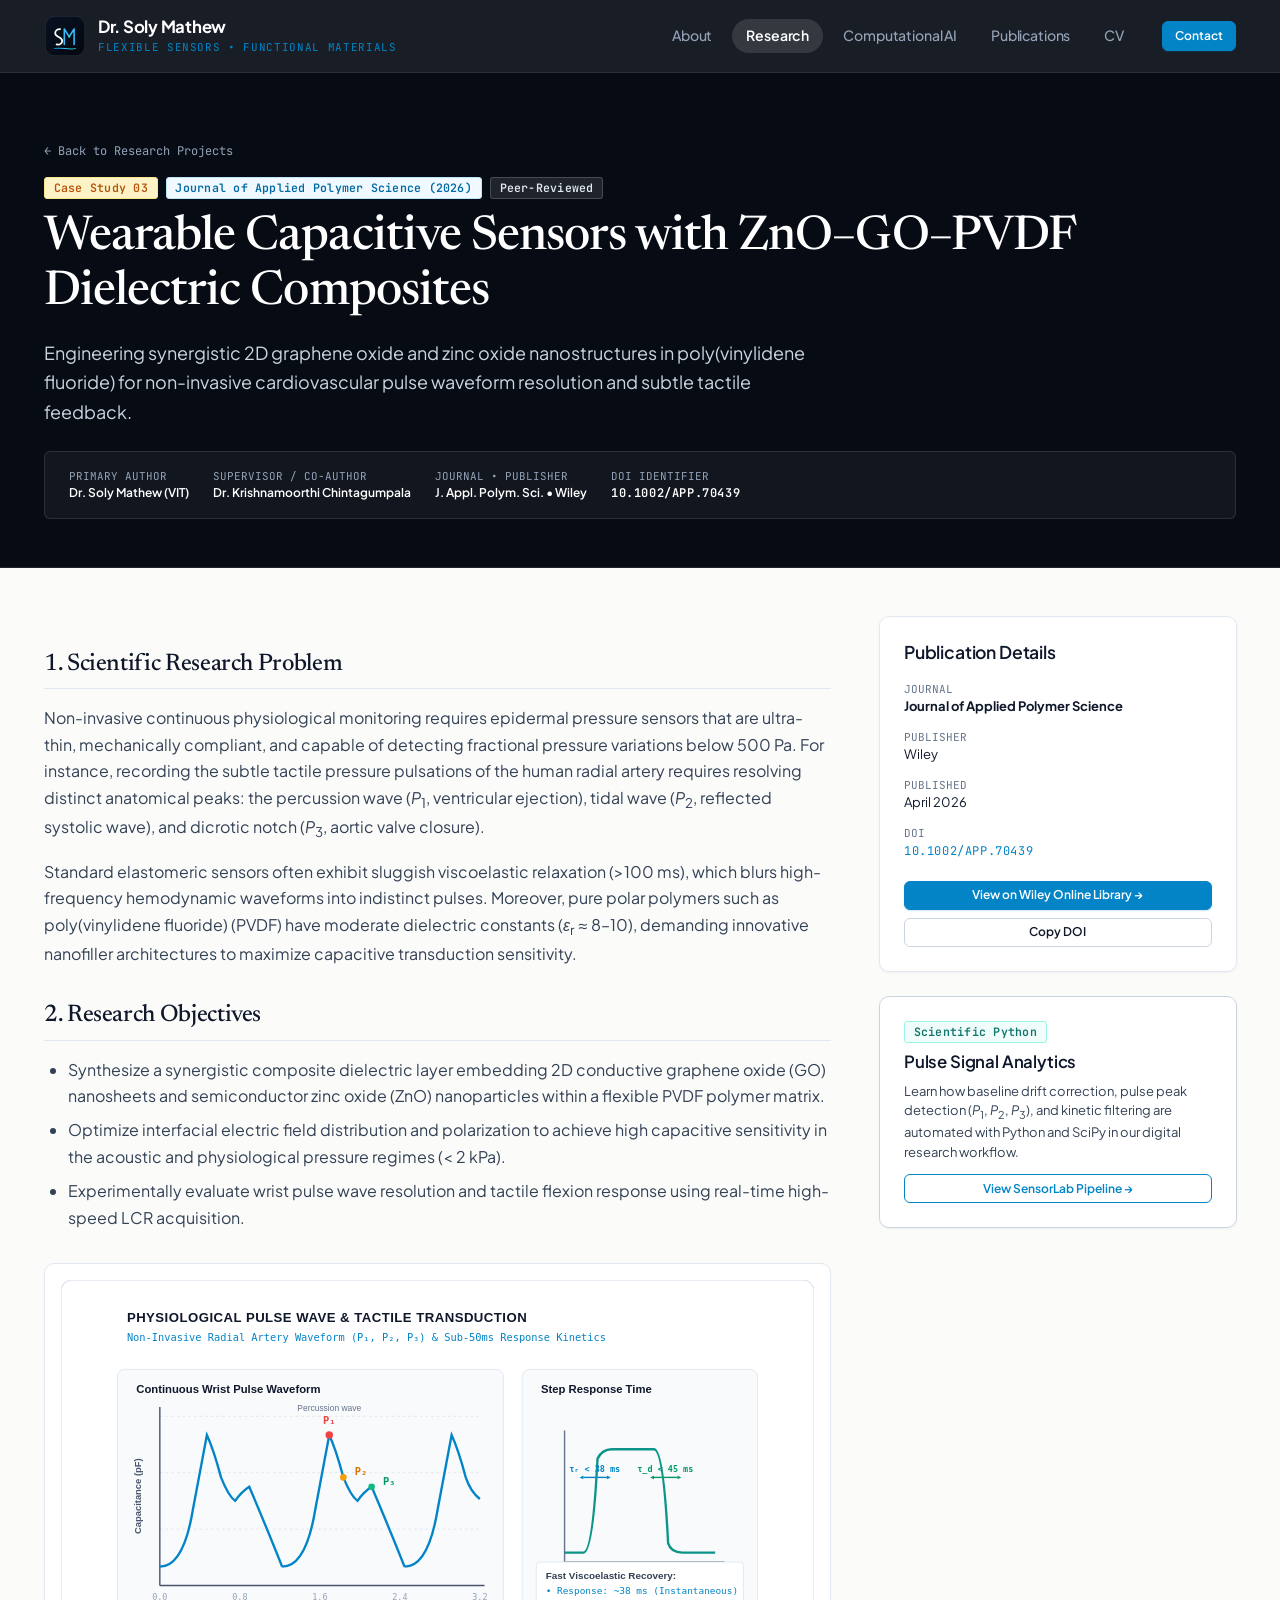
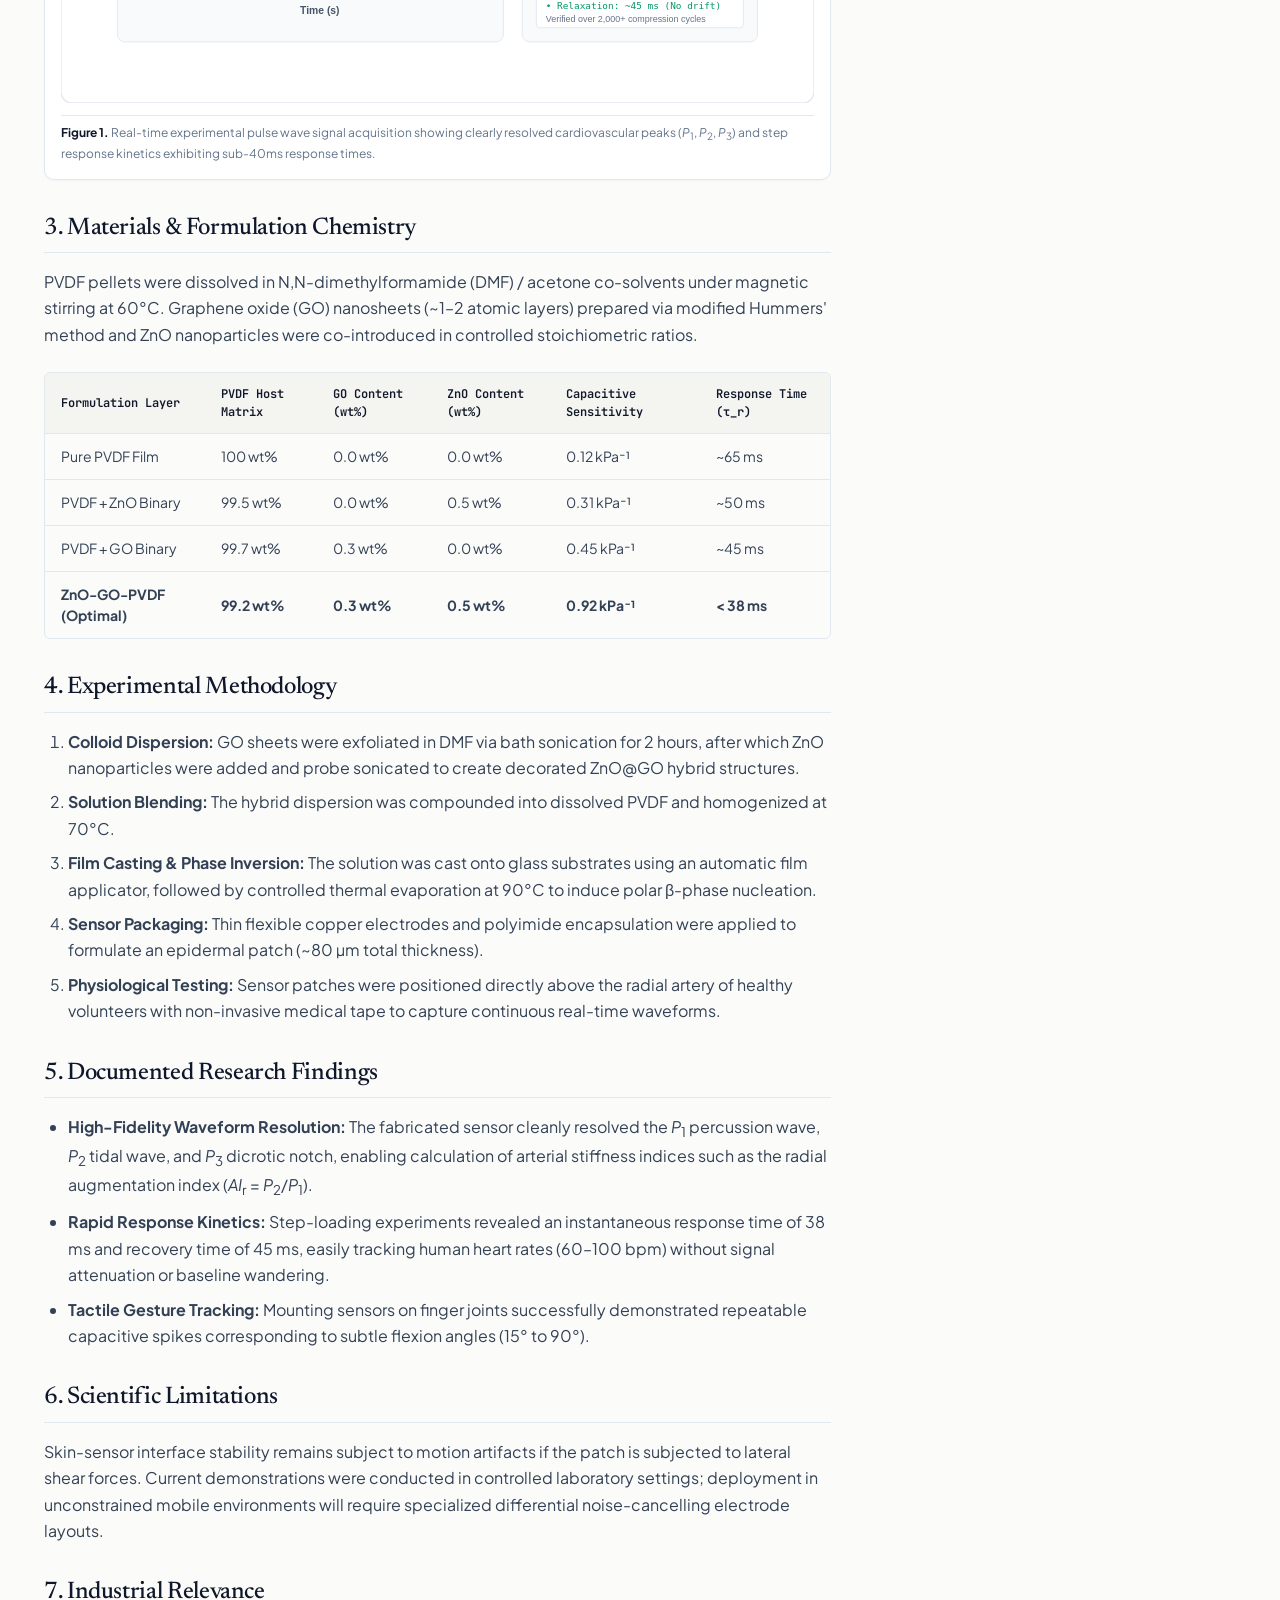
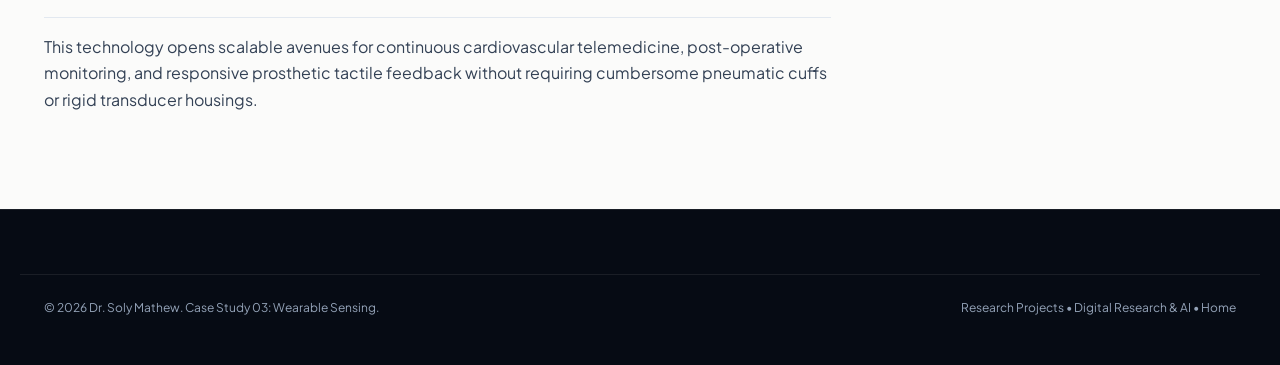
<file: research/wearable-sensing.html>
<!DOCTYPE html>
<html lang="en">
<head>
  <meta charset="UTF-8">
  <meta name="viewport" content="width=device-width, initial-scale=1.0">
  <title>Wearable Sensing &amp; Tactile Interfaces | Dr. Soly Mathew</title>
  <meta name="description" content="Case study on highly sensitive capacitance pressure sensors with ZnO-GO-PVDF dielectric composite layers for wearable applications by Dr. Soly Mathew.">
  <link rel="canonical" href="../research/wearable-sensing.html">

  <link rel="stylesheet" href="../css/tokens.css">
  <link rel="stylesheet" href="../css/main.css">
  <link rel="stylesheet" href="../css/components.css">
  <link rel="stylesheet" href="../css/pages.css">
</head>
<body>

  <a href="#main-content" class="skip-link">Skip to main content</a>

  <header class="site-header" role="banner">
    <div class="container header-inner">
      <a href="../" class="site-brand" aria-label="Dr. Soly Mathew Portfolio Home">
        <span class="brand-logo-wrap" aria-hidden="true">
          <img src="../assets/images/logo.svg" alt="" width="42" height="42">
        </span>
        <div class="brand-text">
          <span class="brand-name">Dr. Soly Mathew</span>
          <span class="brand-title">Flexible Sensors &bull; Functional Materials</span>
        </div>
      </a>

      <button class="menu-toggle" aria-expanded="false" aria-controls="primary-nav" aria-label="Open Navigation Menu">
        <svg width="24" height="24" viewBox="0 0 24 24" fill="none" stroke="currentColor" stroke-width="2" stroke-linecap="round" stroke-linejoin="round" aria-hidden="true">
          <line x1="3" y1="12" x2="21" y2="12"></line>
          <line x1="3" y1="6" x2="21" y2="6"></line>
          <line x1="3" y1="18" x2="21" y2="18"></line>
        </svg>
      </button>

      <nav class="site-nav" id="primary-nav" aria-label="Primary Navigation">
        <ul class="nav-list" role="list">
          <li><a href="../#about" class="nav-link">About</a></li>
          <li><a href="./" class="nav-link active">Research</a></li>
          <li><a href="../computational/" class="nav-link">Computational AI</a></li>
          <li><a href="../publications/" class="nav-link">Publications</a></li>
          <li><a href="../cv/" class="nav-link">CV</a></li>
        </ul>
        <div class="header-actions">
          <a href="../#contact" class="btn btn-primary btn-sm">Contact</a>
        </div>
      </nav>
    </div>
  </header>

  <main id="main-content">
    
    <div class="case-study-hero">
      <div class="container">
        <div class="case-study-breadcrumb">
          <a href="./">&larr; Back to Research Projects</a>
        </div>
        <div style="display: flex; gap: 8px; align-items: center; margin-bottom: 12px; flex-wrap: wrap;">
          <span class="badge badge-amber">Case Study 03</span>
          <span class="badge badge-blue">Journal of Applied Polymer Science (2026)</span>
          <span class="badge badge-inv">Peer-Reviewed</span>
        </div>
        <h1 class="case-study-title">
          Wearable Capacitive Sensors with ZnO–GO–PVDF Dielectric Composites
        </h1>
        <p class="case-study-lead">
          Engineering synergistic 2D graphene oxide and zinc oxide nanostructures in poly(vinylidene fluoride) for non-invasive cardiovascular pulse waveform resolution and subtle tactile feedback.
        </p>

        <div class="case-meta-bar">
          <div class="case-meta-item">
            <span class="case-meta-label">Primary Author</span>
            <span class="case-meta-val">Dr. Soly Mathew (VIT)</span>
          </div>
          <div class="case-meta-item">
            <span class="case-meta-label">Supervisor / Co-Author</span>
            <span class="case-meta-val">Dr. Krishnamoorthi Chintagumpala</span>
          </div>
          <div class="case-meta-item">
            <span class="case-meta-label">Journal &bull; Publisher</span>
            <span class="case-meta-val">J. Appl. Polym. Sci. &bull; Wiley</span>
          </div>
          <div class="case-meta-item">
            <span class="case-meta-label">DOI Identifier</span>
            <span class="case-meta-val mono-tag">10.1002/app.70439</span>
          </div>
        </div>
      </div>
    </div>

    <div class="container">
      <div class="case-study-layout">
        
        <article class="case-content-prose">
          
          <h2>1. Scientific Research Problem</h2>
          <p>
            Non-invasive continuous physiological monitoring requires epidermal pressure sensors that are ultra-thin, mechanically compliant, and capable of detecting fractional pressure variations below 500 Pa. For instance, recording the subtle tactile pressure pulsations of the human radial artery requires resolving distinct anatomical peaks: the percussion wave (<em>P</em><sub>1</sub>, ventricular ejection), tidal wave (<em>P</em><sub>2</sub>, reflected systolic wave), and dicrotic notch (<em>P</em><sub>3</sub>, aortic valve closure).
          </p>
          <p>
            Standard elastomeric sensors often exhibit sluggish viscoelastic relaxation (>100 ms), which blurs high-frequency hemodynamic waveforms into indistinct pulses. Moreover, pure polar polymers such as poly(vinylidene fluoride) (PVDF) have moderate dielectric constants (<em>&epsilon;</em><sub>r</sub> &approx; 8–10), demanding innovative nanofiller architectures to maximize capacitive transduction sensitivity.
          </p>

          <h2>2. Research Objectives</h2>
          <ul>
            <li>Synthesize a synergistic composite dielectric layer embedding 2D conductive graphene oxide (GO) nanosheets and semiconductor zinc oxide (ZnO) nanoparticles within a flexible PVDF polymer matrix.</li>
            <li>Optimize interfacial electric field distribution and polarization to achieve high capacitive sensitivity in the acoustic and physiological pressure regimes (< 2 kPa).</li>
            <li>Experimentally evaluate wrist pulse wave resolution and tactile flexion response using real-time high-speed LCR acquisition.</li>
          </ul>

          <!-- Figure: Pulse Wave Dynamics -->
          <figure class="scientific-figure">
            <img src="../assets/images/diagrams/pulse-monitoring.svg" alt="Diagram showing radial artery pulse waveform resolution and step response kinetics" loading="lazy">
            <figcaption class="figure-caption">
              <strong>Figure 1.</strong> Real-time experimental pulse wave signal acquisition showing clearly resolved cardiovascular peaks (<em>P</em><sub>1</sub>, <em>P</em><sub>2</sub>, <em>P</em><sub>3</sub>) and step response kinetics exhibiting sub-40ms response times.
            </figcaption>
          </figure>

          <h2>3. Materials &amp; Formulation Chemistry</h2>
          <p>
            PVDF pellets were dissolved in N,N-dimethylformamide (DMF) / acetone co-solvents under magnetic stirring at 60&deg;C. Graphene oxide (GO) nanosheets (~1–2 atomic layers) prepared via modified Hummers' method and ZnO nanoparticles were co-introduced in controlled stoichiometric ratios.
          </p>

          <div class="data-table-wrap">
            <table class="data-table">
              <thead>
                <tr>
                  <th>Formulation Layer</th>
                  <th>PVDF Host Matrix</th>
                  <th>GO Content (wt%)</th>
                  <th>ZnO Content (wt%)</th>
                  <th>Capacitive Sensitivity</th>
                  <th>Response Time (&tau;_r)</th>
                </tr>
              </thead>
              <tbody>
                <tr>
                  <td>Pure PVDF Film</td>
                  <td>100 wt%</td>
                  <td>0.0 wt%</td>
                  <td>0.0 wt%</td>
                  <td>0.12 kPa⁻¹</td>
                  <td>~65 ms</td>
                </tr>
                <tr>
                  <td>PVDF + ZnO Binary</td>
                  <td>99.5 wt%</td>
                  <td>0.0 wt%</td>
                  <td>0.5 wt%</td>
                  <td>0.31 kPa⁻¹</td>
                  <td>~50 ms</td>
                </tr>
                <tr>
                  <td>PVDF + GO Binary</td>
                  <td>99.7 wt%</td>
                  <td>0.3 wt%</td>
                  <td>0.0 wt%</td>
                  <td>0.45 kPa⁻¹</td>
                  <td>~45 ms</td>
                </tr>
                <tr>
                  <td><strong>ZnO-GO-PVDF (Optimal)</strong></td>
                  <td><strong>99.2 wt%</strong></td>
                  <td><strong>0.3 wt%</strong></td>
                  <td><strong>0.5 wt%</strong></td>
                  <td><strong>0.92 kPa⁻¹</strong></td>
                  <td><strong>&lt; 38 ms</strong></td>
                </tr>
              </tbody>
            </table>
          </div>

          <h2>4. Experimental Methodology</h2>
          <ol>
            <li><strong>Colloid Dispersion:</strong> GO sheets were exfoliated in DMF via bath sonication for 2 hours, after which ZnO nanoparticles were added and probe sonicated to create decorated ZnO@GO hybrid structures.</li>
            <li><strong>Solution Blending:</strong> The hybrid dispersion was compounded into dissolved PVDF and homogenized at 70&deg;C.</li>
            <li><strong>Film Casting &amp; Phase Inversion:</strong> The solution was cast onto glass substrates using an automatic film applicator, followed by controlled thermal evaporation at 90&deg;C to induce polar &beta;-phase nucleation.</li>
            <li><strong>Sensor Packaging:</strong> Thin flexible copper electrodes and polyimide encapsulation were applied to formulate an epidermal patch (~80 µm total thickness).</li>
            <li><strong>Physiological Testing:</strong> Sensor patches were positioned directly above the radial artery of healthy volunteers with non-invasive medical tape to capture continuous real-time waveforms.</li>
          </ol>

          <h2>5. Documented Research Findings</h2>
          <ul>
            <li><strong>High-Fidelity Waveform Resolution:</strong> The fabricated sensor cleanly resolved the <em>P</em><sub>1</sub> percussion wave, <em>P</em><sub>2</sub> tidal wave, and <em>P</em><sub>3</sub> dicrotic notch, enabling calculation of arterial stiffness indices such as the radial augmentation index (<em>AI</em><sub>r</sub> = <em>P</em><sub>2</sub>/<em>P</em><sub>1</sub>).</li>
            <li><strong>Rapid Response Kinetics:</strong> Step-loading experiments revealed an instantaneous response time of 38 ms and recovery time of 45 ms, easily tracking human heart rates (60–100 bpm) without signal attenuation or baseline wandering.</li>
            <li><strong>Tactile Gesture Tracking:</strong> Mounting sensors on finger joints successfully demonstrated repeatable capacitive spikes corresponding to subtle flexion angles (15&deg; to 90&deg;).</li>
          </ul>

          <h2>6. Scientific Limitations</h2>
          <p>
            Skin-sensor interface stability remains subject to motion artifacts if the patch is subjected to lateral shear forces. Current demonstrations were conducted in controlled laboratory settings; deployment in unconstrained mobile environments will require specialized differential noise-cancelling electrode layouts.
          </p>

          <h2>7. Industrial Relevance</h2>
          <p>
            This technology opens scalable avenues for continuous cardiovascular telemedicine, post-operative monitoring, and responsive prosthetic tactile feedback without requiring cumbersome pneumatic cuffs or rigid transducer housings.
          </p>

        </article>

        <aside class="case-sidebar" aria-label="Study metadata and links">
          <div class="card" style="padding: 24px;">
            <h3 style="font-size: 1.1rem; margin-bottom: 16px;">Publication Details</h3>
            <div style="display: flex; flex-direction: column; gap: 12px; font-size: 13px;">
              <div>
                <span style="color: var(--color-text-muted); display: block; font-family: var(--font-mono); font-size: 11px;">JOURNAL</span>
                <strong style="color: var(--color-text-primary);">Journal of Applied Polymer Science</strong>
              </div>
              <div>
                <span style="color: var(--color-text-muted); display: block; font-family: var(--font-mono); font-size: 11px;">PUBLISHER</span>
                <span>Wiley</span>
              </div>
              <div>
                <span style="color: var(--color-text-muted); display: block; font-family: var(--font-mono); font-size: 11px;">PUBLISHED</span>
                <span>April 2026</span>
              </div>
              <div>
                <span style="color: var(--color-text-muted); display: block; font-family: var(--font-mono); font-size: 11px;">DOI</span>
                <span class="mono-tag" style="color: var(--color-accent-blue); word-break: break-all;">10.1002/app.70439</span>
              </div>
            </div>

            <div style="margin-top: 20px; display: flex; flex-direction: column; gap: 8px;">
              <a href="https://doi.org/10.1002/app.70439" target="_blank" rel="noopener noreferrer" class="btn btn-primary btn-sm" style="width: 100%; justify-content: center;">
                View on Wiley Online Library &rarr;
              </a>
              <button class="btn btn-secondary btn-sm" style="width: 100%; justify-content: center;" onclick="copyToClipboard('10.1002/app.70439', 'DOI copied!')">
                Copy DOI
              </button>
            </div>
          </div>

          <!-- Digital Research Link -->
          <div class="card" style="padding: 24px; border: 1px solid var(--color-border-medium); background: #ffffff;">
            <div style="display: flex; gap: 8px; margin-bottom: 8px;">
              <span class="badge badge-teal">Scientific Python</span>
            </div>
            <h3 style="font-size: 1.05rem; margin-bottom: 8px;">Pulse Signal Analytics</h3>
            <p style="font-size: 13px; color: var(--color-text-secondary); line-height: 1.5; margin-bottom: 12px;">
              Learn how baseline drift correction, pulse peak detection (<em>P</em><sub>1</sub>, <em>P</em><sub>2</sub>, <em>P</em><sub>3</sub>), and kinetic filtering are automated with Python and SciPy in our digital research workflow.
            </p>
            <a href="../computational/#projects" class="btn btn-outline btn-sm" style="width: 100%; justify-content: center;">
              View SensorLab Pipeline &rarr;
            </a>
          </div>
        </aside>

      </div>
    </div>

  </main>

  <footer class="site-footer" role="contentinfo">
    <div class="container footer-bottom">
      <span>&copy; 2026 Dr. Soly Mathew. Case Study 03: Wearable Sensing.</span>
      <span><a href="./" style="color: var(--color-text-inv-muted);">Research Projects</a> &bull; <a href="../computational/" style="color: var(--color-text-inv-muted);">Digital Research &amp; AI</a> &bull; <a href="../" style="color: var(--color-text-inv-muted);">Home</a></span>
    </div>
  </footer>

  <script src="../js/main.js"></script>
</body>
</html>
</file>
<file: css/tokens.css>
/* ==========================================================================
   DESIGN TOKENS - SCANDINAVIAN SCIENTIFIC EDITORIAL DESIGN SYSTEM
   Dr. Soly Mathew | Materials Scientist & Flexible Sensing Researcher
   ========================================================================== */

:root {
  /* Color Palette - Midnight Navy (Hero & Dark Sections) */
  --color-navy-950: #060b14;
  --color-navy-900: #0b1424;
  --color-navy-850: #101c32;
  --color-navy-800: #162642;
  --color-navy-700: #1f365d;
  --color-navy-600: #2b497b;

  /* Color Palette - Warm Scandinavian Off-White & Canvas */
  --color-canvas: #fbfbfa;
  --color-canvas-subtle: #f4f4f1;
  --color-canvas-muted: #eaeae5;
  --color-surface: #ffffff;
  --color-surface-hover: #fafafa;
  --color-surface-card: #ffffff;

  /* Color Palette - Scientific Accents */
  --color-accent-blue: #0284c7;
  --color-accent-blue-hover: #0369a1;
  --color-accent-blue-subtle: #f0f9ff;
  --color-accent-blue-border: #bae6fd;

  --color-accent-teal: #0d9488;
  --color-accent-teal-hover: #0f766e;
  --color-accent-teal-subtle: #f0fdfa;
  --color-accent-teal-border: #99f6e4;

  --color-accent-amber: #d97706;
  --color-accent-amber-subtle: #fffbeb;

  /* Text & Editorial Typography Colors */
  --color-text-primary: #0f172a;      /* Slate 900 */
  --color-text-secondary: #334155;    /* Slate 700 */
  --color-text-muted: #64748b;        /* Slate 500 */
  --color-text-light: #94a3b8;        /* Slate 400 */

  /* Inverted Text (for Dark Navy Hero & Sections) */
  --color-text-inv-primary: #f8fafc;
  --color-text-inv-secondary: #cbd5e1;
  --color-text-inv-muted: #94a3b8;

  /* Borders & Dividers */
  --color-border-subtle: #e2e8f0;
  --color-border-medium: #cbd5e1;
  --color-border-dark: #1e293b;
  --color-border-inv-subtle: rgba(255, 255, 255, 0.12);

  /* Typography Scales */
  --font-serif: "Newsreader", "Playfair Display", Georgia, "Times New Roman", serif;
  --font-sans: "Plus Jakarta Sans", -apple-system, BlinkMacSystemFont, "Segoe UI", Roboto, sans-serif;
  --font-mono: "JetBrains Mono", ui-monospace, SFMono-Regular, Menlo, Monaco, Consolas, monospace;

  /* Type Scale */
  --text-xs: 0.75rem;     /* 12px */
  --text-sm: 0.875rem;    /* 14px */
  --text-base: 1rem;      /* 16px */
  --text-lg: 1.125rem;    /* 18px */
  --text-xl: 1.25rem;     /* 20px */
  --text-2xl: 1.5rem;     /* 24px */
  --text-3xl: 1.875rem;   /* 30px */
  --text-4xl: 2.25rem;    /* 36px */
  --text-5xl: 3rem;       /* 48px */
  --text-6xl: 3.75rem;    /* 60px */

  /* Line Heights */
  --leading-tight: 1.15;
  --leading-snug: 1.35;
  --leading-normal: 1.5;
  --leading-relaxed: 1.65;
  --leading-loose: 1.8;

  /* Spacing Scale */
  --space-1: 0.25rem;   /* 4px */
  --space-2: 0.5rem;    /* 8px */
  --space-3: 0.75rem;   /* 12px */
  --space-4: 1rem;      /* 16px */
  --space-5: 1.25rem;   /* 20px */
  --space-6: 1.5rem;    /* 24px */
  --space-8: 2rem;      /* 32px */
  --space-10: 2.5rem;   /* 40px */
  --space-12: 3rem;     /* 48px */
  --space-16: 4rem;     /* 64px */
  --space-20: 5rem;     /* 80px */
  --space-24: 6rem;     /* 96px */
  --space-32: 8rem;     /* 128px */

  /* Layout Containers */
  --container-max: 1240px;
  --container-prose: 720px;
  --container-wide: 1360px;
  --gutter: 1.5rem;

  /* Border Radii */
  --radius-xs: 3px;
  --radius-sm: 6px;
  --radius-md: 10px;
  --radius-lg: 14px;
  --radius-xl: 20px;
  --radius-full: 9999px;

  /* Subtle Diffuse Shadows */
  --shadow-sm: 0 1px 2px rgba(15, 23, 42, 0.04);
  --shadow-md: 0 4px 12px -2px rgba(15, 23, 42, 0.06), 0 2px 4px -2px rgba(15, 23, 42, 0.04);
  --shadow-lg: 0 12px 28px -6px rgba(15, 23, 42, 0.08), 0 4px 8px -2px rgba(15, 23, 42, 0.03);
  --shadow-card: 0 1px 3px rgba(15, 23, 42, 0.04), 0 1px 2px rgba(15, 23, 42, 0.02);
  --shadow-card-hover: 0 10px 25px -4px rgba(15, 23, 42, 0.08), 0 4px 6px -2px rgba(15, 23, 42, 0.03);

  /* Transitions & Animation */
  --transition-fast: 150ms cubic-bezier(0.16, 1, 0.3, 1);
  --transition-normal: 250ms cubic-bezier(0.16, 1, 0.3, 1);
  --transition-slow: 400ms cubic-bezier(0.16, 1, 0.3, 1);

  /* Focus Ring */
  --focus-ring: 0 0 0 3px rgba(2, 132, 199, 0.45);
  --focus-ring-offset: 2px;

  /* Z-Index Hierarchy */
  --z-base: 1;
  --z-sticky: 100;
  --z-backdrop: 200;
  --z-modal: 300;
  --z-toast: 400;
}
</file>
<file: css/main.css>
/* ==========================================================================
   GLOBAL STYLES & RESET - SCANDINAVIAN SCIENTIFIC EDITORIAL
   Dr. Soly Mathew Portfolio
   ========================================================================== */

@import url('https://fonts.googleapis.com/css2?family=JetBrains+Mono:wght@400;500;600&family=Newsreader:ital,opsz,wght@0,6..72,400;0,6..72,500;0,6..72,600;1,6..72,400&family=Plus+Jakarta+Sans:wght@400;500;600;700&display=swap');
@import url('./tokens.css');

/* Modern Box Sizing & Reset */
*, *::before, *::after {
  box-sizing: border-box;
  margin: 0;
  padding: 0;
}

html {
  font-size: 16px;
  scroll-behavior: smooth;
  -webkit-font-smoothing: antialiased;
  -moz-osx-font-smoothing: grayscale;
  text-rendering: optimizeLegibility;
  background-color: var(--color-canvas);
  color: var(--color-text-primary);
}

body {
  font-family: var(--font-sans);
  font-size: var(--text-base);
  line-height: var(--leading-normal);
  color: var(--color-text-primary);
  background-color: var(--color-canvas);
  min-height: 100vh;
  display: flex;
  flex-direction: column;
}

/* Accessibility: Accessible Skip Link */
.skip-link {
  position: absolute;
  top: -100px;
  left: 1.5rem;
  background: var(--color-accent-blue);
  color: #ffffff;
  padding: 0.75rem 1.25rem;
  font-weight: 600;
  font-size: var(--text-sm);
  border-radius: var(--radius-sm);
  z-index: 9999;
  text-decoration: none;
  transition: top var(--transition-fast);
  box-shadow: var(--shadow-lg);
}

.skip-link:focus {
  top: 1.5rem;
  outline: 3px solid #ffffff;
  outline-offset: 2px;
}

/* Accessible Focus Ring */
:focus-visible {
  outline: none;
  box-shadow: var(--focus-ring);
  border-radius: var(--radius-xs);
}

/* Media Elements */
img, svg, video {
  display: block;
  max-width: 100%;
  height: auto;
}

/* Typography Hierarchy */
h1, h2, h3, h4, h5, h6 {
  color: var(--color-text-primary);
  font-weight: 600;
  line-height: var(--leading-snug);
  letter-spacing: -0.02em;
}

h1 {
  font-family: var(--font-serif);
  font-size: clamp(2.25rem, 5vw, 3.75rem);
  font-weight: 500;
  line-height: var(--leading-tight);
}

h2 {
  font-family: var(--font-serif);
  font-size: clamp(1.75rem, 3.5vw, 2.5rem);
  font-weight: 500;
  letter-spacing: -0.015em;
}

h3 {
  font-family: var(--font-sans);
  font-size: var(--text-xl);
  font-weight: 600;
  letter-spacing: -0.01em;
}

h4 {
  font-family: var(--font-sans);
  font-size: var(--text-lg);
  font-weight: 600;
}

p {
  color: var(--color-text-secondary);
  line-height: var(--leading-relaxed);
}

p + p {
  margin-top: var(--space-4);
}

a {
  color: var(--color-accent-blue);
  text-decoration: none;
  transition: color var(--transition-fast);
}

a:hover {
  color: var(--color-accent-blue-hover);
}

code, kbd, samp, pre {
  font-family: var(--font-mono);
}

/* Scientific & Editorial Typographic Classes */
.editorial-headline {
  font-family: var(--font-serif);
  font-weight: 400;
  font-style: normal;
  letter-spacing: -0.02em;
}

.editorial-italic {
  font-family: var(--font-serif);
  font-style: italic;
  font-weight: 400;
}

.mono-tag {
  font-family: var(--font-mono);
  font-size: var(--text-xs);
  letter-spacing: 0.05em;
  text-transform: uppercase;
}

.section-eyebrow {
  display: inline-flex;
  align-items: center;
  gap: var(--space-2);
  font-family: var(--font-mono);
  font-size: var(--text-xs);
  font-weight: 600;
  letter-spacing: 0.1em;
  text-transform: uppercase;
  color: var(--color-accent-blue);
  margin-bottom: var(--space-3);
}

.section-eyebrow::before {
  content: "";
  display: inline-block;
  width: 14px;
  height: 2px;
  background-color: var(--color-accent-blue);
}

.section-eyebrow.teal {
  color: var(--color-accent-teal);
}

.section-eyebrow.teal::before {
  background-color: var(--color-accent-teal);
}

.lead-text {
  font-size: var(--text-lg);
  line-height: var(--leading-relaxed);
  color: var(--color-text-secondary);
}

/* Layout Containers */
.container {
  width: 100%;
  max-width: var(--container-max);
  margin-left: auto;
  margin-right: auto;
  padding-left: var(--gutter);
  padding-right: var(--gutter);
}

.container-wide {
  width: 100%;
  max-width: var(--container-wide);
  margin-left: auto;
  margin-right: auto;
  padding-left: var(--gutter);
  padding-right: var(--gutter);
}

.container-prose {
  width: 100%;
  max-width: var(--container-prose);
  margin-left: auto;
  margin-right: auto;
  padding-left: var(--gutter);
  padding-right: var(--gutter);
}

/* Section Spacing */
.section {
  padding-top: var(--space-20);
  padding-bottom: var(--space-20);
  position: relative;
}

.section-hero {
  padding-top: var(--space-16);
  padding-bottom: var(--space-20);
  background-color: var(--color-navy-950);
  color: var(--color-text-inv-primary);
}

.section-subtle {
  background-color: var(--color-canvas-subtle);
  border-top: 1px solid var(--color-border-subtle);
  border-bottom: 1px solid var(--color-border-subtle);
}

.section-header {
  margin-bottom: var(--space-12);
}

.section-header.text-center {
  text-align: center;
  max-width: 680px;
  margin-left: auto;
  margin-right: auto;
}

.section-title {
  font-size: clamp(2rem, 4vw, 2.75rem);
  margin-bottom: var(--space-4);
}

.section-subtitle {
  font-size: var(--text-lg);
  color: var(--color-text-muted);
  max-width: 640px;
}

/* Grid Utilities */
.grid-2 {
  display: grid;
  grid-template-columns: repeat(2, 1fr);
  gap: var(--space-8);
}

.grid-3 {
  display: grid;
  grid-template-columns: repeat(3, 1fr);
  gap: var(--space-8);
}

.grid-auto-fit {
  display: grid;
  grid-template-columns: repeat(auto-fit, minmax(320px, 1fr));
  gap: var(--space-6);
}

/* Responsive Grid */
@media (max-width: 1024px) {
  .grid-3 {
    grid-template-columns: repeat(2, 1fr);
  }
}

@media (max-width: 768px) {
  .grid-2,
  .grid-3 {
    grid-template-columns: 1fr;
    gap: var(--space-6);
  }

  .section {
    padding-top: var(--space-12);
    padding-bottom: var(--space-12);
  }

  .section-hero {
    padding-top: var(--space-10);
    padding-bottom: var(--space-12);
  }
}

/* Visually Hidden Utility for Accessible Screen Readers */
.sr-only {
  position: absolute;
  width: 1px;
  height: 1px;
  padding: 0;
  margin: -1px;
  overflow: hidden;
  clip: rect(0, 0, 0, 0);
  white-space: nowrap;
  border-width: 0;
}

/* ==========================================================================
   Simple Page Fade Transition
   ========================================================================== */
@view-transition {
  navigation: auto;
}

::view-transition-old(root) {
  animation: 150ms ease-out both pageFadeOut;
}

::view-transition-new(root) {
  animation: 200ms ease-in both pageFadeIn;
}

@keyframes pageFadeOut {
  from { opacity: 1; }
  to { opacity: 0; }
}

@keyframes pageFadeIn {
  from { opacity: 0; }
  to { opacity: 1; }
}

@media (prefers-reduced-motion: no-preference) {
  main {
    animation: pageFadeIn 0.25s ease-out;
    transition: opacity 0.15s ease-out;
  }

  body.page-is-leaving main {
    opacity: 0;
  }
}

/* Motion Preferences */
@media (prefers-reduced-motion: reduce) {
  *, *::before, *::after {
    animation-duration: 0.01ms !important;
    animation-iteration-count: 1 !important;
    transition-duration: 0.01ms !important;
    scroll-behavior: auto !important;
  }
}

/* Print Stylesheet */
@media print {
  body {
    background: #ffffff !important;
    color: #000000 !important;
  }
  .site-header, .site-footer, .no-print {
    display: none !important;
  }
  .container {
    max-width: 100% !important;
    padding: 0 !important;
  }
  a[href]::after {
    content: " (" attr(href) ")";
    font-size: 0.8em;
  }
}
</file>
<file: css/components.css>
/* ==========================================================================
   COMPONENT STYLES - SCANDINAVIAN SCIENTIFIC EDITORIAL
   Dr. Soly Mathew Portfolio
   ========================================================================== */

/* --------------------------------------------------------------------------
   1. Site Header & Navigation
   -------------------------------------------------------------------------- */
.site-header {
  position: sticky;
  top: 0;
  z-index: var(--z-sticky);
  background-color: rgba(6, 11, 20, 0.92);
  backdrop-filter: blur(12px);
  -webkit-backdrop-filter: blur(12px);
  border-bottom: 1px solid rgba(255, 255, 255, 0.08);
  transition: background-color var(--transition-normal), border-color var(--transition-normal);
}

.site-header.scrolled {
  background-color: rgba(6, 11, 20, 0.98);
  border-bottom-color: rgba(255, 255, 255, 0.14);
  box-shadow: 0 4px 20px rgba(0, 0, 0, 0.25);
}

.header-inner {
  display: flex;
  align-items: center;
  justify-content: space-between;
  height: 72px;
}

/* Brand / Name & Creative Logo */
.site-brand {
  display: flex;
  align-items: center;
  gap: var(--space-3);
  text-decoration: none;
  color: var(--color-text-inv-primary);
  transition: opacity var(--transition-fast);
}

.site-brand:hover {
  opacity: 0.95;
}

.brand-logo-wrap {
  width: 42px;
  height: 42px;
  display: flex;
  align-items: center;
  justify-content: center;
  flex-shrink: 0;
  transition: transform var(--transition-fast), filter var(--transition-fast);
}

.site-brand:hover .brand-logo-wrap {
  transform: translateY(-1px) scale(1.04);
  filter: drop-shadow(0 0 12px rgba(56, 189, 248, 0.4));
}

.brand-logo-wrap img,
.brand-logo-wrap svg {
  width: 100%;
  height: 100%;
  display: block;
}

.brand-text {
  display: flex;
  flex-direction: column;
}

.brand-name {
  font-family: var(--font-sans);
  font-size: 1.05rem;
  font-weight: 700;
  color: #ffffff;
  letter-spacing: -0.015em;
  line-height: 1.15;
}

.brand-title {
  font-family: var(--font-mono);
  font-size: 0.68rem;
  color: var(--color-accent-blue);
  letter-spacing: 0.06em;
  text-transform: uppercase;
  margin-top: 2px;
}

/* Desktop Navigation */
.site-nav {
  display: flex;
  align-items: center;
  gap: var(--space-5);
}

.nav-list {
  display: flex;
  align-items: center;
  list-style: none;
  gap: 6px;
}

.nav-link {
  display: inline-flex;
  align-items: center;
  padding: 6px 14px;
  font-size: 0.88rem;
  font-weight: 500;
  color: #94a3b8;
  text-decoration: none;
  border-radius: 9999px;
  letter-spacing: -0.01em;
  white-space: nowrap;
  transition: color var(--transition-fast), background-color var(--transition-fast);
}

.nav-link:hover {
  color: #ffffff;
  background-color: rgba(255, 255, 255, 0.08);
}

.nav-link.active {
  color: #ffffff;
  font-weight: 600;
  background-color: rgba(255, 255, 255, 0.12);
}

.header-actions {
  display: flex;
  align-items: center;
  margin-left: 4px;
}

/* Mobile Nav Toggle */
.menu-toggle {
  display: none;
  background: transparent;
  border: 1px solid rgba(255, 255, 255, 0.15);
  border-radius: var(--radius-xs);
  color: var(--color-text-inv-primary);
  padding: var(--space-2);
  cursor: pointer;
}

@media (max-width: 900px) {
  .site-header {
    backdrop-filter: none;
    -webkit-backdrop-filter: none;
    background-color: var(--color-navy-950);
  }

  .menu-toggle {
    display: inline-flex;
    align-items: center;
    justify-content: center;
    padding: 8px 10px;
    background: rgba(255, 255, 255, 0.08);
    border: 1px solid rgba(255, 255, 255, 0.15);
  }

  .site-nav {
    position: fixed;
    top: 72px;
    left: 0;
    right: 0;
    bottom: 0;
    width: 100%;
    height: calc(100vh - 72px);
    height: calc(100dvh - 72px);
    background-color: #060b14 !important;
    z-index: 99999 !important;
    overflow-y: auto;
    -webkit-overflow-scrolling: touch;
    flex-direction: column;
    padding: var(--space-6) var(--gutter) var(--space-10);
    gap: var(--space-4);
    transform: translateY(-100%);
    opacity: 0;
    pointer-events: none;
    box-shadow: 0 20px 40px rgba(0, 0, 0, 0.6);
    transition: transform 0.25s cubic-bezier(0.16, 1, 0.3, 1), opacity 0.2s ease-in-out;
  }

  .site-nav.open {
    transform: translateY(0);
    opacity: 1;
    pointer-events: auto;
  }

  .nav-list {
    flex-direction: column;
    width: 100%;
    gap: 10px;
    padding: 0;
    margin: 0;
  }

  .nav-list li {
    width: 100%;
    list-style: none;
  }

  .nav-link {
    display: flex;
    align-items: center;
    justify-content: center;
    width: 100%;
    padding: 14px 18px;
    font-size: 1.05rem;
    font-weight: 600;
    color: #f1f5f9 !important;
    background: rgba(255, 255, 255, 0.04);
    border: 1px solid rgba(255, 255, 255, 0.08);
    border-radius: 8px;
    text-decoration: none;
    transition: background var(--transition-fast), color var(--transition-fast);
  }

  .nav-link:hover,
  .nav-link:active {
    background: rgba(255, 255, 255, 0.1);
    color: #ffffff !important;
  }

  .nav-link.active {
    background: rgba(20, 184, 166, 0.16) !important;
    border-color: rgba(45, 212, 191, 0.4) !important;
    color: #5eead4 !important;
    font-weight: 700;
  }

  .header-actions {
    width: 100%;
    margin-top: 12px;
    margin-left: 0;
    padding-top: 14px;
    border-top: 1px solid rgba(255, 255, 255, 0.08);
  }

  .header-actions .btn {
    width: 100%;
    justify-content: center;
    padding: 14px 20px;
    font-size: 1.05rem;
    font-weight: 600;
  }
}

/* --------------------------------------------------------------------------
   2. Buttons
   -------------------------------------------------------------------------- */
.btn {
  display: inline-flex;
  align-items: center;
  justify-content: center;
  gap: var(--space-2);
  padding: 0.625rem 1.25rem;
  font-family: var(--font-sans);
  font-size: var(--text-sm);
  font-weight: 600;
  line-height: 1.2;
  border-radius: var(--radius-sm);
  text-decoration: none;
  cursor: pointer;
  transition: transform 0.2s cubic-bezier(0.16, 1, 0.3, 1), box-shadow 0.2s cubic-bezier(0.16, 1, 0.3, 1), background-color 0.2s ease, border-color 0.2s ease, color 0.2s ease;
  border: 1px solid transparent;
  white-space: nowrap;
}

.btn:hover {
  transform: translateY(-2px);
}

.btn:active {
  transform: translateY(0);
}

.btn-primary {
  background-color: var(--color-accent-blue);
  color: #ffffff;
  border-color: var(--color-accent-blue);
  box-shadow: 0 1px 2px rgba(2, 132, 199, 0.2);
}

.btn-primary:hover {
  background-color: var(--color-accent-blue-hover);
  border-color: var(--color-accent-blue-hover);
  color: #ffffff;
  box-shadow: 0 6px 18px rgba(2, 132, 199, 0.35);
}

.btn-secondary {
  background-color: var(--color-surface);
  color: var(--color-text-primary);
  border-color: var(--color-border-medium);
}

.btn-secondary:hover {
  background-color: var(--color-surface-hover);
  border-color: var(--color-text-muted);
  color: var(--color-text-primary);
  box-shadow: 0 4px 12px rgba(15, 23, 42, 0.08);
}

.btn-inv-primary {
  background-color: #ffffff;
  color: var(--color-navy-950);
  border-color: #ffffff;
  font-weight: 600;
}

.btn-inv-primary:hover {
  background-color: #f8fafc;
  border-color: #f8fafc;
  color: var(--color-navy-950);
  box-shadow: 0 6px 20px rgba(255, 255, 255, 0.3);
}

.btn-inv-secondary {
  background-color: rgba(255, 255, 255, 0.08);
  color: #ffffff;
  border-color: rgba(255, 255, 255, 0.2);
}

.btn-inv-secondary:hover {
  background-color: rgba(255, 255, 255, 0.16);
  border-color: rgba(255, 255, 255, 0.35);
  color: #ffffff;
  box-shadow: 0 4px 14px rgba(0, 0, 0, 0.2);
}

.btn-outline {
  background-color: transparent;
  color: var(--color-accent-blue);
  border-color: var(--color-accent-blue);
}

.btn-outline:hover {
  background-color: var(--color-accent-blue-subtle);
  color: var(--color-accent-blue-hover);
}

.btn-sm {
  padding: 0.4rem 0.75rem;
  font-size: var(--text-xs);
}

.btn-lg {
  padding: 0.85rem 1.75rem;
  font-size: var(--text-base);
}

.btn-icon {
  display: inline-flex;
  align-items: center;
  justify-content: center;
  width: 36px;
  height: 36px;
  padding: 0;
  border-radius: var(--radius-sm);
}

/* --------------------------------------------------------------------------
   3. Badges, Pills & Status Indicators
   -------------------------------------------------------------------------- */
.badge {
  display: inline-flex;
  align-items: center;
  gap: var(--space-1);
  padding: 0.2rem 0.55rem;
  font-family: var(--font-mono);
  font-size: 0.725rem;
  font-weight: 600;
  border-radius: var(--radius-xs);
  line-height: 1.2;
  letter-spacing: 0.02em;
}

.badge-blue {
  background-color: var(--color-accent-blue-subtle);
  color: #0369a1;
  border: 1px solid var(--color-accent-blue-border);
}

.badge-teal {
  background-color: var(--color-accent-teal-subtle);
  color: #0f766e;
  border: 1px solid var(--color-accent-teal-border);
}

.badge-amber {
  background-color: #fef3c7;
  color: #b45309;
  border: 1px solid #fde68a;
}

.badge-slate {
  background-color: #f1f5f9;
  color: #475569;
  border: 1px solid #e2e8f0;
}

.badge-inv {
  background-color: rgba(255, 255, 255, 0.1);
  color: #e2e8f0;
  border: 1px solid rgba(255, 255, 255, 0.18);
}

/* Status indicator dot */
.status-indicator {
  display: inline-flex;
  align-items: center;
  gap: var(--space-2);
  font-family: var(--font-mono);
  font-size: var(--text-xs);
  font-weight: 500;
}

@keyframes radarPing {
  0% {
    transform: scale(1);
    opacity: 0.85;
  }
  65% {
    transform: scale(2.8);
    opacity: 0;
  }
  100% {
    transform: scale(2.8);
    opacity: 0;
  }
}

.status-dot {
  position: relative;
  display: inline-block;
  width: 8px;
  height: 8px;
  border-radius: 50%;
}

.status-dot.verified {
  background-color: #10b981;
  box-shadow: 0 0 0 2px rgba(16, 185, 129, 0.2);
}

.status-dot.verified::after {
  content: '';
  position: absolute;
  inset: -1px;
  border-radius: 50%;
  background-color: #10b981;
  animation: radarPing 2.4s cubic-bezier(0, 0, 0.2, 1) infinite;
  pointer-events: none;
}

.status-dot.in-progress {
  background-color: #f59e0b;
  box-shadow: 0 0 0 2px rgba(245, 158, 11, 0.2);
}

.status-dot.planned {
  background-color: #64748b;
  box-shadow: 0 0 0 2px rgba(100, 116, 139, 0.2);
}

/* --------------------------------------------------------------------------
   4. Cards System
   -------------------------------------------------------------------------- */
.card {
  background-color: var(--color-surface);
  border: 1px solid var(--color-border-subtle);
  border-radius: var(--radius-md);
  padding: var(--space-6);
  box-shadow: var(--shadow-card);
  transition: transform 0.3s cubic-bezier(0.16, 1, 0.3, 1), box-shadow 0.3s cubic-bezier(0.16, 1, 0.3, 1), border-color 0.3s ease;
  display: flex;
  flex-direction: column;
}

.card:hover {
  transform: translateY(-4px);
  box-shadow: 0 16px 32px -8px rgba(15, 23, 42, 0.10), 0 4px 8px -2px rgba(15, 23, 42, 0.04);
  border-color: var(--color-border-medium);
}

/* Expertise Card */
.card-expertise {
  padding: var(--space-8);
  height: 100%;
}

.card-expertise:hover .expertise-icon-wrap {
  transform: translateY(-2px) scale(1.06);
}

.expertise-icon-wrap {
  width: 48px;
  height: 48px;
  border-radius: var(--radius-sm);
  background-color: var(--color-accent-blue-subtle);
  color: var(--color-accent-blue);
  display: flex;
  transition: transform 0.3s cubic-bezier(0.16, 1, 0.3, 1), background-color 0.3s ease;
  align-items: center;
  justify-content: center;
  margin-bottom: var(--space-5);
}

.card-expertise.teal .expertise-icon-wrap {
  background-color: var(--color-accent-teal-subtle);
  color: var(--color-accent-teal);
}

.expertise-title {
  font-size: var(--text-xl);
  margin-bottom: var(--space-3);
}

.expertise-desc {
  font-size: var(--text-sm);
  color: var(--color-text-secondary);
  line-height: var(--leading-relaxed);
  margin-bottom: var(--space-5);
  flex-grow: 1;
}

.expertise-meta {
  border-top: 1px solid var(--color-border-subtle);
  padding-top: var(--space-4);
}

.expertise-meta-title {
  font-family: var(--font-mono);
  font-size: 0.7rem;
  text-transform: uppercase;
  color: var(--color-text-muted);
  letter-spacing: 0.05em;
  margin-bottom: var(--space-2);
}

.tag-list {
  display: flex;
  flex-wrap: wrap;
  gap: var(--space-1);
}

/* Project Flagship Card */
.card-project {
  padding: 0;
  overflow: hidden;
  height: 100%;
}

.project-visual {
  height: 220px;
  background-color: var(--color-canvas-subtle);
  border-bottom: 1px solid var(--color-border-subtle);
  position: relative;
  overflow: hidden;
  display: flex;
  align-items: center;
  justify-content: center;
}

.project-visual img,
.project-visual svg {
  width: 100%;
  height: 100%;
  object-fit: cover;
  transition: transform var(--transition-slow);
}

.card-project:hover .project-visual img,
.card-project:hover .project-visual svg {
  transform: scale(1.02);
}

.project-body {
  padding: var(--space-6);
  display: flex;
  flex-direction: column;
  flex-grow: 1;
}

.project-meta-top {
  display: flex;
  align-items: center;
  gap: var(--space-2);
  margin-bottom: var(--space-3);
}

.project-title {
  font-size: var(--text-xl);
  margin-bottom: var(--space-2);
  line-height: 1.3;
}

.project-desc {
  font-size: var(--text-sm);
  color: var(--color-text-secondary);
  line-height: var(--leading-relaxed);
  margin-bottom: var(--space-5);
  flex-grow: 1;
}

.project-specs {
  display: grid;
  grid-template-columns: repeat(2, 1fr);
  gap: var(--space-3);
  padding: var(--space-3);
  background-color: var(--color-canvas-subtle);
  border-radius: var(--radius-sm);
  font-size: var(--text-xs);
  margin-bottom: var(--space-5);
}

.spec-item {
  display: flex;
  flex-direction: column;
}

.spec-label {
  font-family: var(--font-mono);
  color: var(--color-text-muted);
  font-size: 0.65rem;
  text-transform: uppercase;
}

.spec-val {
  font-weight: 600;
  color: var(--color-text-primary);
}

.project-footer {
  display: flex;
  align-items: center;
  justify-content: space-between;
  border-top: 1px solid var(--color-border-subtle);
  padding-top: var(--space-4);
}

/* Publication Item Card */
.card-pub {
  padding: var(--space-6);
  border-left: 3px solid var(--color-accent-blue);
  position: relative;
  transition: transform 0.3s cubic-bezier(0.16, 1, 0.3, 1), box-shadow 0.3s cubic-bezier(0.16, 1, 0.3, 1), border-color 0.3s ease, border-left-color 0.3s ease;
}

.card-pub:hover {
  border-left-color: var(--color-accent-teal);
}

.pub-header {
  display: flex;
  align-items: center;
  justify-content: space-between;
  flex-wrap: wrap;
  gap: var(--space-2);
  margin-bottom: var(--space-2);
}

.pub-journal {
  font-family: var(--font-serif);
  font-style: italic;
  font-size: var(--text-sm);
  color: var(--color-accent-blue);
  font-weight: 500;
}

.pub-title {
  font-size: var(--text-lg);
  font-weight: 600;
  color: var(--color-text-primary);
  margin-bottom: var(--space-2);
  line-height: var(--leading-snug);
}

.pub-authors {
  font-size: var(--text-sm);
  color: var(--color-text-muted);
  margin-bottom: var(--space-3);
}

.pub-authors strong {
  color: var(--color-text-primary);
  font-weight: 600;
  text-decoration: underline;
  text-decoration-color: var(--color-accent-blue-border);
}

.pub-summary {
  font-size: var(--text-sm);
  color: var(--color-text-secondary);
  line-height: var(--leading-relaxed);
  margin-bottom: var(--space-4);
  background-color: var(--color-canvas-subtle);
  padding: var(--space-3) var(--space-4);
  border-radius: var(--radius-xs);
  border-left: 2px solid var(--color-border-medium);
}

.pub-footer {
  display: flex;
  align-items: center;
  justify-content: space-between;
  flex-wrap: wrap;
  gap: var(--space-3);
  font-size: var(--text-xs);
}

.pub-doi {
  font-family: var(--font-mono);
  color: var(--color-text-muted);
}

.pub-actions {
  display: flex;
  align-items: center;
  gap: var(--space-2);
}

/* --------------------------------------------------------------------------
   5. Search & Filters Bar
   -------------------------------------------------------------------------- */
.filter-toolbar {
  display: flex;
  flex-direction: column;
  gap: var(--space-4);
  background-color: var(--color-surface);
  border: 1px solid var(--color-border-subtle);
  border-radius: var(--radius-md);
  padding: var(--space-5);
  margin-bottom: var(--space-8);
  box-shadow: var(--shadow-sm);
}

.search-input-wrap {
  position: relative;
  width: 100%;
}

.search-icon {
  position: absolute;
  left: 1rem;
  top: 50%;
  transform: translateY(-50%);
  color: var(--color-text-muted);
  pointer-events: none;
}

.search-input {
  width: 100%;
  padding: 0.75rem 1rem 0.75rem 2.75rem;
  font-family: var(--font-sans);
  font-size: var(--text-sm);
  border: 1px solid var(--color-border-medium);
  border-radius: var(--radius-sm);
  background-color: var(--color-canvas);
  color: var(--color-text-primary);
  transition: all var(--transition-fast);
}

.search-input:focus {
  background-color: #ffffff;
  border-color: var(--color-accent-blue);
  box-shadow: var(--focus-ring);
}

.filter-pills-row {
  display: flex;
  align-items: center;
  gap: var(--space-2);
  flex-wrap: wrap;
}

.filter-label {
  font-family: var(--font-mono);
  font-size: var(--text-xs);
  color: var(--color-text-muted);
  text-transform: uppercase;
  margin-right: var(--space-2);
}

.filter-pill {
  padding: 0.35rem 0.85rem;
  font-family: var(--font-sans);
  font-size: var(--text-xs);
  font-weight: 500;
  border-radius: var(--radius-full);
  border: 1px solid var(--color-border-subtle);
  background-color: var(--color-canvas);
  color: var(--color-text-secondary);
  cursor: pointer;
  transition: all var(--transition-fast);
}

.filter-pill:hover {
  border-color: var(--color-border-medium);
  background-color: #ffffff;
  color: var(--color-text-primary);
}

.filter-pill.active {
  background-color: var(--color-navy-900);
  color: #ffffff;
  border-color: var(--color-navy-900);
  font-weight: 600;
}

/* --------------------------------------------------------------------------
   6. Modal Dialogs (BibTeX Citation & Details)
   -------------------------------------------------------------------------- */
.modal-backdrop {
  position: fixed;
  top: 0;
  left: 0;
  right: 0;
  bottom: 0;
  background-color: rgba(6, 11, 20, 0.75);
  backdrop-filter: blur(4px);
  z-index: var(--z-modal);
  display: flex;
  align-items: center;
  justify-content: center;
  padding: var(--gutter);
  opacity: 0;
  pointer-events: none;
  transition: opacity var(--transition-normal);
}

.modal-backdrop.open {
  opacity: 1;
  pointer-events: auto;
}

.modal-dialog {
  background-color: var(--color-surface);
  border: 1px solid var(--color-border-medium);
  border-radius: var(--radius-lg);
  max-width: 640px;
  width: 100%;
  max-height: 90vh;
  overflow-y: auto;
  box-shadow: var(--shadow-lg);
  transform: translateY(20px);
  transition: transform var(--transition-normal);
}

.modal-backdrop.open .modal-dialog {
  transform: translateY(0);
}

.modal-header {
  padding: var(--space-5) var(--space-6);
  border-bottom: 1px solid var(--color-border-subtle);
  display: flex;
  align-items: center;
  justify-content: space-between;
}

.modal-title {
  font-size: var(--text-lg);
  font-weight: 600;
}

.modal-close {
  background: transparent;
  border: none;
  cursor: pointer;
  color: var(--color-text-muted);
  padding: var(--space-1);
  border-radius: var(--radius-xs);
}

.modal-close:hover {
  color: var(--color-text-primary);
}

.modal-body {
  padding: var(--space-6);
}

.code-snippet-box {
  background-color: var(--color-navy-950);
  color: #e2e8f0;
  padding: var(--space-4);
  border-radius: var(--radius-sm);
  font-family: var(--font-mono);
  font-size: var(--text-xs);
  line-height: 1.6;
  overflow-x: auto;
  white-space: pre;
  margin-bottom: var(--space-4);
}

/* --------------------------------------------------------------------------
   7. Site Footer
   -------------------------------------------------------------------------- */
.site-footer {
  background-color: var(--color-navy-950);
  color: var(--color-text-inv-secondary);
  border-top: 1px solid rgba(255, 255, 255, 0.08);
  padding-top: var(--space-16);
  padding-bottom: var(--space-12);
  margin-top: auto;
}

.footer-grid {
  display: grid;
  grid-template-columns: 2fr 1fr 1fr 1.5fr;
  gap: var(--space-10);
  margin-bottom: var(--space-12);
}

@media (max-width: 900px) {
  .footer-grid {
    grid-template-columns: 1fr 1fr;
    gap: var(--space-8);
  }
}

@media (max-width: 600px) {
  .footer-grid {
    grid-template-columns: 1fr;
    gap: var(--space-8);
  }
}

.footer-col-title {
  font-family: var(--font-mono);
  font-size: var(--text-xs);
  font-weight: 600;
  letter-spacing: 0.08em;
  text-transform: uppercase;
  color: #ffffff;
  margin-bottom: var(--space-4);
}

.footer-links {
  list-style: none;
  display: flex;
  flex-direction: column;
  gap: var(--space-2);
}

.footer-link {
  color: var(--color-text-inv-muted);
  font-size: var(--text-sm);
  text-decoration: none;
  transition: color var(--transition-fast);
}

.footer-link:hover {
  color: #ffffff;
}

.footer-bottom {
  border-top: 1px solid rgba(255, 255, 255, 0.08);
  padding-top: var(--space-6);
  display: flex;
  align-items: center;
  justify-content: space-between;
  flex-wrap: wrap;
  gap: var(--space-4);
  font-size: var(--text-xs);
  color: var(--color-text-inv-muted);
}

/* --------------------------------------------------------------------------
   8. Scroll Reveal & Progressive Motion Utilities
   -------------------------------------------------------------------------- */
@media (prefers-reduced-motion: no-preference) {
  .reveal-on-scroll {
    opacity: 0;
    transform: translateY(22px);
    transition: opacity 0.65s cubic-bezier(0.16, 1, 0.3, 1), transform 0.65s cubic-bezier(0.16, 1, 0.3, 1);
    will-change: opacity, transform;
  }

  .reveal-on-scroll.revealed {
    opacity: 1;
    transform: translateY(0);
  }

  /* Academic Fact Box Item Hover Micro-Interactions */
  .fact-item {
    padding: 10px 14px;
    border-radius: var(--radius-sm);
    transition: background-color 0.2s ease, transform 0.2s cubic-bezier(0.16, 1, 0.3, 1);
  }

  .fact-item:hover {
    background-color: var(--color-canvas-subtle);
    transform: translateX(4px);
  }

  /* Publication Card Lift & Action Link Shine */
  .pub-card {
    transition: transform 0.3s cubic-bezier(0.16, 1, 0.3, 1), box-shadow 0.3s cubic-bezier(0.16, 1, 0.3, 1), border-color 0.3s ease;
  }

  .pub-card:hover {
    transform: translateY(-4px);
    box-shadow: 0 16px 32px -8px rgba(15, 23, 42, 0.12), 0 4px 8px -2px rgba(15, 23, 42, 0.04);
    border-color: var(--color-border-medium);
  }
}
</file>
<file: css/pages.css>
/* ==========================================================================
   PAGE-SPECIFIC STYLES - SCANDINAVIAN SCIENTIFIC EDITORIAL
   Dr. Soly Mathew Portfolio
   ========================================================================== */

/* --------------------------------------------------------------------------
   1. Homepage Hero Section
   -------------------------------------------------------------------------- */
.section-hero {
  position: relative;
  overflow: hidden;
  background: 
    radial-gradient(circle at 18% 25%, rgba(20, 184, 166, 0.12) 0%, transparent 40%),
    radial-gradient(circle at 82% 65%, rgba(56, 189, 248, 0.10) 0%, transparent 45%),
    radial-gradient(circle at 50% 90%, rgba(99, 102, 241, 0.08) 0%, transparent 40%),
    var(--color-navy-950);
}

.hero-materials-backdrop {
  position: absolute;
  inset: 0;
  width: 100%;
  height: 100%;
  pointer-events: none;
  z-index: 0;
  overflow: hidden;
}

.hero-materials-backdrop svg {
  width: 100%;
  height: 100%;
  display: block;
}

.hero-grid {
  position: relative;
  z-index: 1;
  display: grid;
  grid-template-columns: 1.15fr 0.85fr;
  align-items: center;
  gap: var(--space-12);
  min-height: calc(85vh - 72px);
}

/* Subtle scientific animations for hero materials motifs */
@keyframes sciFloatSlow {
  0%, 100% { transform: translateY(0px) rotate(0deg); }
  50% { transform: translateY(-7px) rotate(1deg); }
}

@keyframes sciPulseSlow {
  0%, 100% { opacity: 0.32; }
  50% { opacity: 0.55; }
}

@keyframes sciOrbitSlow {
  from { transform: rotate(0deg); }
  to { transform: rotate(360deg); }
}

@media (prefers-reduced-motion: no-preference) {
  .sci-float {
    transform-box: fill-box;
    transform-origin: center;
    animation: sciFloatSlow 10s ease-in-out infinite;
  }
  .sci-pulse {
    animation: sciPulseSlow 6s ease-in-out infinite;
  }
  .sci-orbit {
    transform-box: fill-box;
    transform-origin: center;
    animation: sciOrbitSlow 40s linear infinite;
  }

  /* Hero Section Entrance Cascade */
  @keyframes heroFadeInUp {
    from {
      opacity: 0;
      transform: translateY(22px);
    }
    to {
      opacity: 1;
      transform: translateY(0);
    }
  }

  @keyframes heroCardEntrance {
    from {
      opacity: 0;
      transform: translateY(28px) scale(0.96);
    }
    to {
      opacity: 1;
      transform: translateY(0) scale(1);
    }
  }

  .hero-badge-row {
    animation: heroFadeInUp 0.65s cubic-bezier(0.16, 1, 0.3, 1) 0.05s backwards;
  }

  .hero-name {
    animation: heroFadeInUp 0.65s cubic-bezier(0.16, 1, 0.3, 1) 0.15s backwards;
  }

  .hero-researcher-title {
    animation: heroFadeInUp 0.65s cubic-bezier(0.16, 1, 0.3, 1) 0.25s backwards;
  }

  .hero-statement {
    animation: heroFadeInUp 0.65s cubic-bezier(0.16, 1, 0.3, 1) 0.35s backwards;
  }

  .hero-actions {
    animation: heroFadeInUp 0.65s cubic-bezier(0.16, 1, 0.3, 1) 0.45s backwards;
  }

  .hero-profiles {
    animation: heroFadeInUp 0.65s cubic-bezier(0.16, 1, 0.3, 1) 0.55s backwards;
  }

  .hero-portrait-card {
    animation: heroCardEntrance 0.85s cubic-bezier(0.16, 1, 0.3, 1) 0.2s backwards;
  }

  .case-study-title {
    animation: heroFadeInUp 0.65s cubic-bezier(0.16, 1, 0.3, 1) 0.1s backwards;
  }

  .case-study-lead {
    animation: heroFadeInUp 0.65s cubic-bezier(0.16, 1, 0.3, 1) 0.2s backwards;
  }
}

.hero-content {
  display: flex;
  flex-direction: column;
  justify-content: center;
}

.hero-badge-row {
  display: flex;
  align-items: center;
  gap: var(--space-3);
  margin-bottom: var(--space-5);
  flex-wrap: wrap;
}

.hero-name {
  font-size: clamp(2.5rem, 5.5vw, 4rem);
  font-weight: 500;
  color: #ffffff;
  line-height: 1.1;
  margin-bottom: var(--space-3);
  letter-spacing: -0.025em;
}

.hero-researcher-title {
  font-family: var(--font-sans);
  font-size: clamp(1.1rem, 2vw, 1.35rem);
  font-weight: 500;
  color: var(--color-accent-blue);
  margin-bottom: var(--space-6);
  line-height: 1.35;
}

.hero-statement {
  font-size: clamp(1.05rem, 1.8vw, 1.25rem);
  line-height: var(--leading-relaxed);
  color: var(--color-text-inv-secondary);
  margin-bottom: var(--space-8);
  max-width: 620px;
}

.hero-actions {
  display: flex;
  align-items: center;
  gap: var(--space-4);
  flex-wrap: wrap;
  margin-bottom: var(--space-8);
}

.hero-profiles {
  display: flex;
  align-items: center;
  gap: var(--space-4);
  padding-top: var(--space-6);
  border-top: 1px solid rgba(255, 255, 255, 0.1);
}

.profile-link {
  display: inline-flex;
  align-items: center;
  gap: var(--space-2);
  color: var(--color-text-inv-muted);
  font-size: var(--text-sm);
  font-family: var(--font-mono);
  text-decoration: none;
  transition: color var(--transition-fast);
}

.profile-link:hover {
  color: #ffffff;
}

.profile-link svg {
  width: 18px;
  height: 18px;
  fill: currentColor;
}

/* Hero Portrait & Frame */
.hero-portrait-card {
  position: relative;
  border-radius: var(--radius-lg);
  padding: var(--space-4);
  background: linear-gradient(145deg, rgba(255, 255, 255, 0.08), rgba(255, 255, 255, 0.02));
  border: 1px solid rgba(255, 255, 255, 0.12);
  box-shadow: 0 20px 40px -10px rgba(0, 0, 0, 0.5);
  transition: transform 0.4s cubic-bezier(0.16, 1, 0.3, 1), box-shadow 0.4s cubic-bezier(0.16, 1, 0.3, 1), border-color 0.4s ease;
}

.hero-portrait-card:hover {
  transform: translateY(-6px);
  border-color: rgba(45, 212, 191, 0.35);
  box-shadow: 0 25px 50px -10px rgba(0, 0, 0, 0.65), 0 0 35px rgba(20, 184, 166, 0.22);
}

.hero-portrait-wrap {
  position: relative;
  border-radius: var(--radius-md);
  overflow: hidden;
  aspect-ratio: 1 / 1;
  background-color: var(--color-navy-900);
}

.hero-portrait-wrap img {
  width: 100%;
  height: 100%;
  object-fit: cover;
}

.hero-portrait-caption {
  margin-top: var(--space-3);
  display: flex;
  align-items: center;
  justify-content: space-between;
  font-family: var(--font-mono);
  font-size: var(--text-xs);
  color: var(--color-text-inv-muted);
}

@media (max-width: 992px) {
  .hero-grid {
    grid-template-columns: 1fr;
    gap: var(--space-8);
    min-height: auto;
  }

  .hero-portrait-card {
    max-width: 440px;
    margin: 0 auto;
    width: 100%;
  }
}

/* --------------------------------------------------------------------------
   2. About Section & Academic Profile
   -------------------------------------------------------------------------- */
.about-grid {
  display: grid;
  grid-template-columns: 1.2fr 0.8fr;
  gap: var(--space-12);
  align-items: start;
}

.about-narrative p {
  font-size: var(--text-base);
  line-height: var(--leading-relaxed);
  margin-bottom: var(--space-4);
}

.academic-fact-box {
  background-color: var(--color-surface);
  border: 1px solid var(--color-border-subtle);
  border-radius: var(--radius-md);
  padding: var(--space-6);
  box-shadow: var(--shadow-sm);
}

.fact-box-title {
  font-family: var(--font-mono);
  font-size: var(--text-xs);
  font-weight: 700;
  text-transform: uppercase;
  color: var(--color-text-muted);
  letter-spacing: 0.05em;
  margin-bottom: var(--space-4);
  padding-bottom: var(--space-2);
  border-bottom: 1px solid var(--color-border-subtle);
}

.fact-list {
  display: flex;
  flex-direction: column;
  gap: var(--space-4);
}

.fact-item {
  display: flex;
  flex-direction: column;
}

.fact-label {
  font-family: var(--font-mono);
  font-size: var(--text-xs);
  color: var(--color-text-muted);
}

.fact-val {
  font-weight: 600;
  color: var(--color-text-primary);
  font-size: var(--text-sm);
}

@media (max-width: 850px) {
  .about-grid {
    grid-template-columns: 1fr;
    gap: var(--space-8);
  }
}

/* --------------------------------------------------------------------------
   3. Scientific Skills Matrix
   -------------------------------------------------------------------------- */
.skills-grid {
  display: grid;
  grid-template-columns: repeat(auto-fit, minmax(320px, 1fr));
  gap: var(--space-6);
}

.skill-category-card {
  background-color: var(--color-surface);
  border: 1px solid var(--color-border-subtle);
  border-radius: var(--radius-md);
  padding: var(--space-6);
  box-shadow: var(--shadow-sm);
}

.skill-cat-header {
  display: flex;
  align-items: center;
  gap: var(--space-3);
  margin-bottom: var(--space-4);
  padding-bottom: var(--space-3);
  border-bottom: 1px solid var(--color-border-subtle);
}

.skill-cat-title {
  font-size: var(--text-base);
  font-weight: 700;
}

.skill-items-list {
  display: flex;
  flex-wrap: wrap;
  gap: var(--space-2);
}

.skill-pill {
  background-color: var(--color-canvas);
  border: 1px solid var(--color-border-subtle);
  border-radius: var(--radius-xs);
  padding: 0.35rem 0.65rem;
  font-size: var(--text-xs);
  font-weight: 500;
  color: var(--color-text-secondary);
}

/* --------------------------------------------------------------------------
   4. Computational & AI Roadmap Cards
   -------------------------------------------------------------------------- */
.ai-roadmap-grid {
  display: grid;
  grid-template-columns: repeat(3, 1fr);
  gap: var(--space-6);
}

@media (max-width: 950px) {
  .ai-roadmap-grid {
    grid-template-columns: 1fr;
  }
}

.card-ai-project {
  border-top: 3px solid var(--color-text-muted);
}

.card-ai-project.in-dev {
  border-top-color: #f59e0b;
}

.card-ai-project.planned {
  border-top-color: var(--color-accent-blue);
}

/* --------------------------------------------------------------------------
   5. Research Case Study Pages (Detail Articles)
   -------------------------------------------------------------------------- */
.case-study-hero {
  background-color: var(--color-navy-950);
  color: var(--color-text-inv-primary);
  padding: var(--space-16) 0 var(--space-12) 0;
  border-bottom: 1px solid rgba(255, 255, 255, 0.1);
}

.case-study-breadcrumb {
  margin-bottom: var(--space-4);
}

.case-study-breadcrumb a {
  color: var(--color-text-inv-muted);
  font-family: var(--font-mono);
  font-size: var(--text-xs);
}

.case-study-breadcrumb a:hover {
  color: #ffffff;
}

.case-study-title {
  font-size: clamp(2rem, 4vw, 3rem);
  font-weight: 500;
  color: #ffffff;
  margin-bottom: var(--space-4);
  line-height: var(--leading-tight);
}

.case-study-lead {
  font-size: var(--text-lg);
  color: var(--color-text-inv-secondary);
  max-width: 780px;
  line-height: var(--leading-relaxed);
  margin-bottom: var(--space-6);
}

.case-meta-bar {
  display: flex;
  flex-wrap: wrap;
  gap: var(--space-6);
  padding: var(--space-4) var(--space-6);
  background: rgba(255, 255, 255, 0.05);
  border: 1px solid rgba(255, 255, 255, 0.1);
  border-radius: var(--radius-sm);
  font-size: var(--text-xs);
}

.case-meta-item {
  display: flex;
  flex-direction: column;
}

.case-meta-label {
  font-family: var(--font-mono);
  color: var(--color-text-inv-muted);
  text-transform: uppercase;
  font-size: 0.68rem;
}

.case-meta-val {
  color: #ffffff;
  font-weight: 600;
}

.case-study-layout {
  display: grid;
  grid-template-columns: 2.2fr 1fr;
  gap: var(--space-12);
  padding-top: var(--space-12);
  padding-bottom: var(--space-20);
}

@media (max-width: 900px) {
  .case-study-layout {
    grid-template-columns: 1fr;
    gap: var(--space-8);
  }
}

.case-content-prose h2 {
  font-size: var(--text-2xl);
  margin-top: var(--space-8);
  margin-bottom: var(--space-4);
  padding-bottom: var(--space-2);
  border-bottom: 1px solid var(--color-border-subtle);
}

.case-content-prose h3 {
  font-size: var(--text-xl);
  margin-top: var(--space-6);
  margin-bottom: var(--space-3);
}

.case-content-prose p {
  margin-bottom: var(--space-4);
  font-size: var(--text-base);
  line-height: var(--leading-relaxed);
}

.case-content-prose ul,
.case-content-prose ol {
  margin-bottom: var(--space-6);
  padding-left: var(--space-6);
  color: var(--color-text-secondary);
}

.case-content-prose li {
  margin-bottom: var(--space-2);
  line-height: var(--leading-relaxed);
}

.case-sidebar {
  display: flex;
  flex-direction: column;
  gap: var(--space-6);
  position: sticky;
  top: 100px;
}

/* Scientific Material Table */
.data-table-wrap {
  overflow-x: auto;
  margin: var(--space-6) 0;
  border: 1px solid var(--color-border-subtle);
  border-radius: var(--radius-sm);
}

.data-table {
  width: 100%;
  border-collapse: collapse;
  font-size: var(--text-sm);
  text-align: left;
}

.data-table th {
  background-color: var(--color-canvas-subtle);
  padding: var(--space-3) var(--space-4);
  font-family: var(--font-mono);
  font-size: var(--text-xs);
  font-weight: 600;
  color: var(--color-text-primary);
  border-bottom: 1px solid var(--color-border-subtle);
}

.data-table td {
  padding: var(--space-3) var(--space-4);
  border-bottom: 1px solid var(--color-border-subtle);
  color: var(--color-text-secondary);
}

.data-table tr:last-child td {
  border-bottom: none;
}

/* Scientific Diagram in Case Study */
.scientific-figure {
  margin: var(--space-8) 0;
  background-color: #ffffff;
  border: 1px solid var(--color-border-subtle);
  border-radius: var(--radius-md);
  padding: var(--space-4);
  box-shadow: var(--shadow-sm);
}

.figure-caption {
  margin-top: var(--space-3);
  font-size: var(--text-xs);
  color: var(--color-text-muted);
  line-height: 1.5;
  border-top: 1px solid var(--color-border-subtle);
  padding-top: var(--space-2);
}

.figure-caption strong {
  color: var(--color-text-primary);
}
</file>
